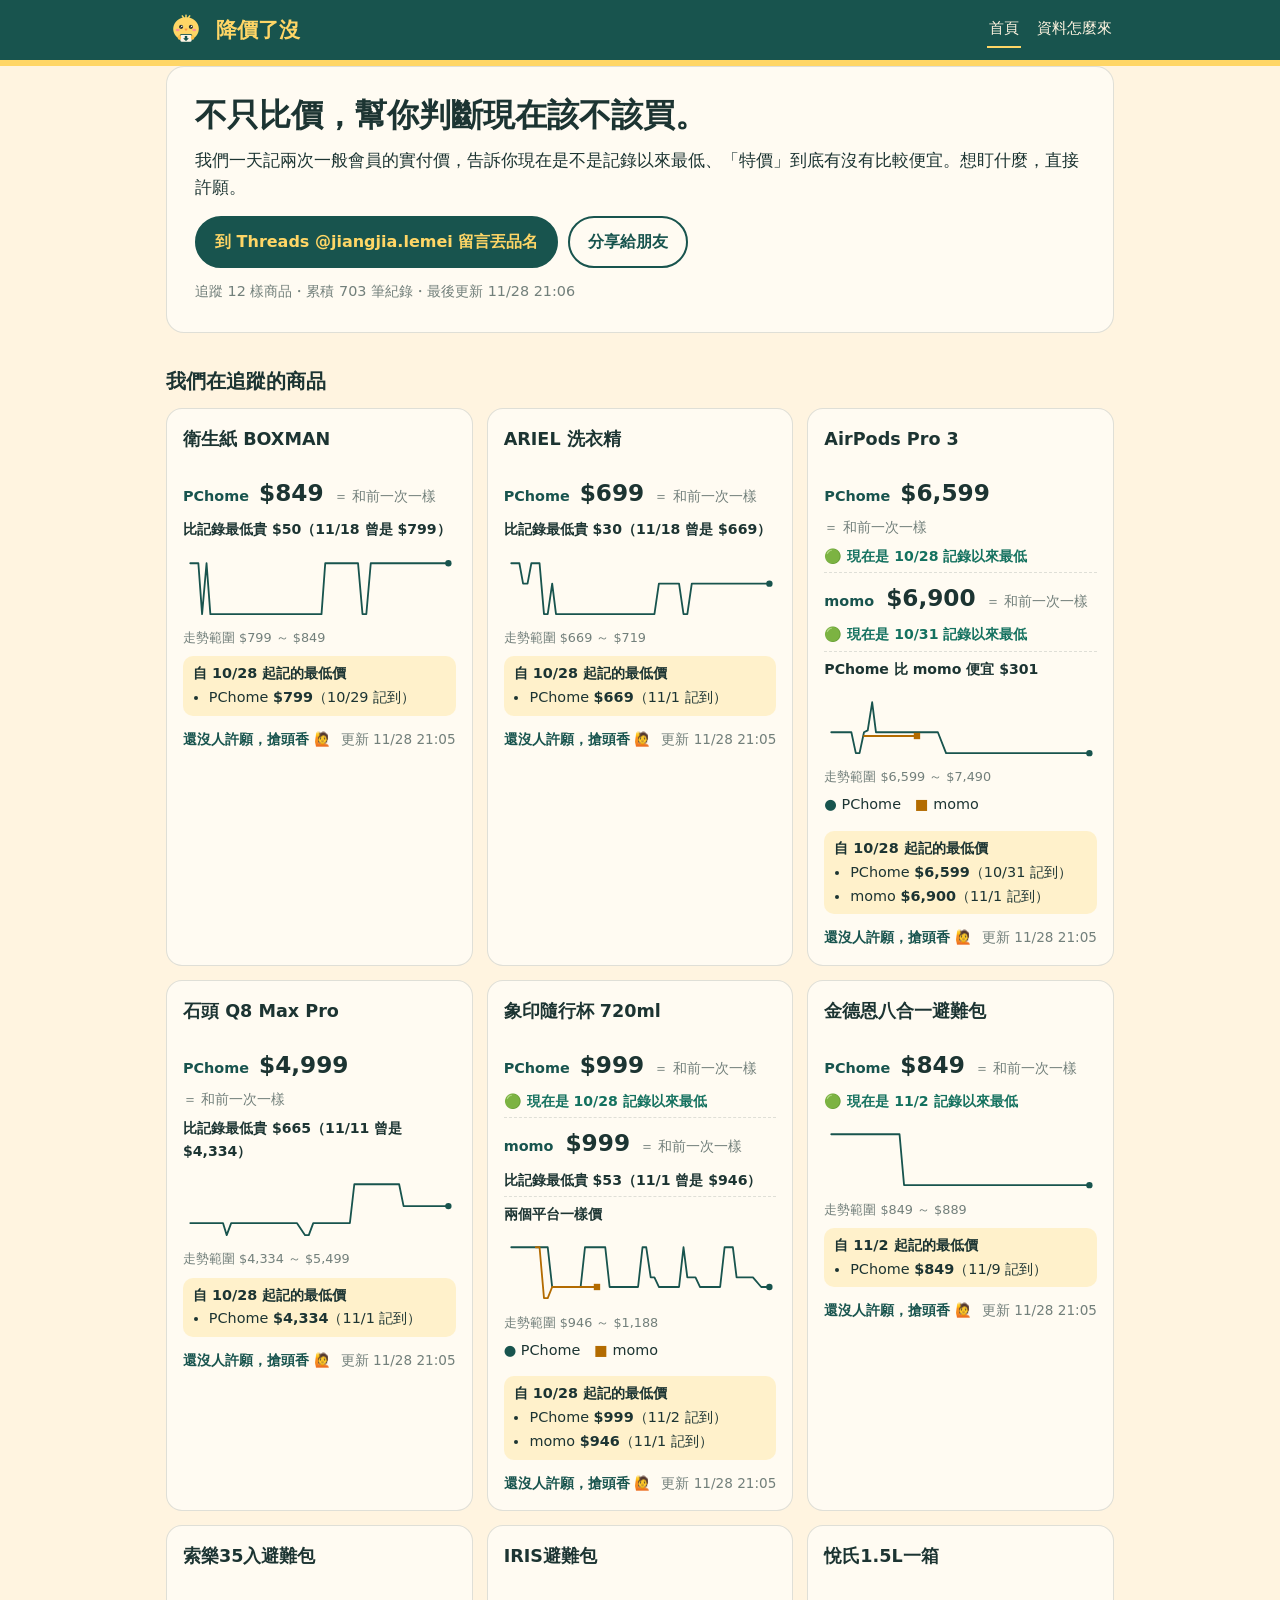
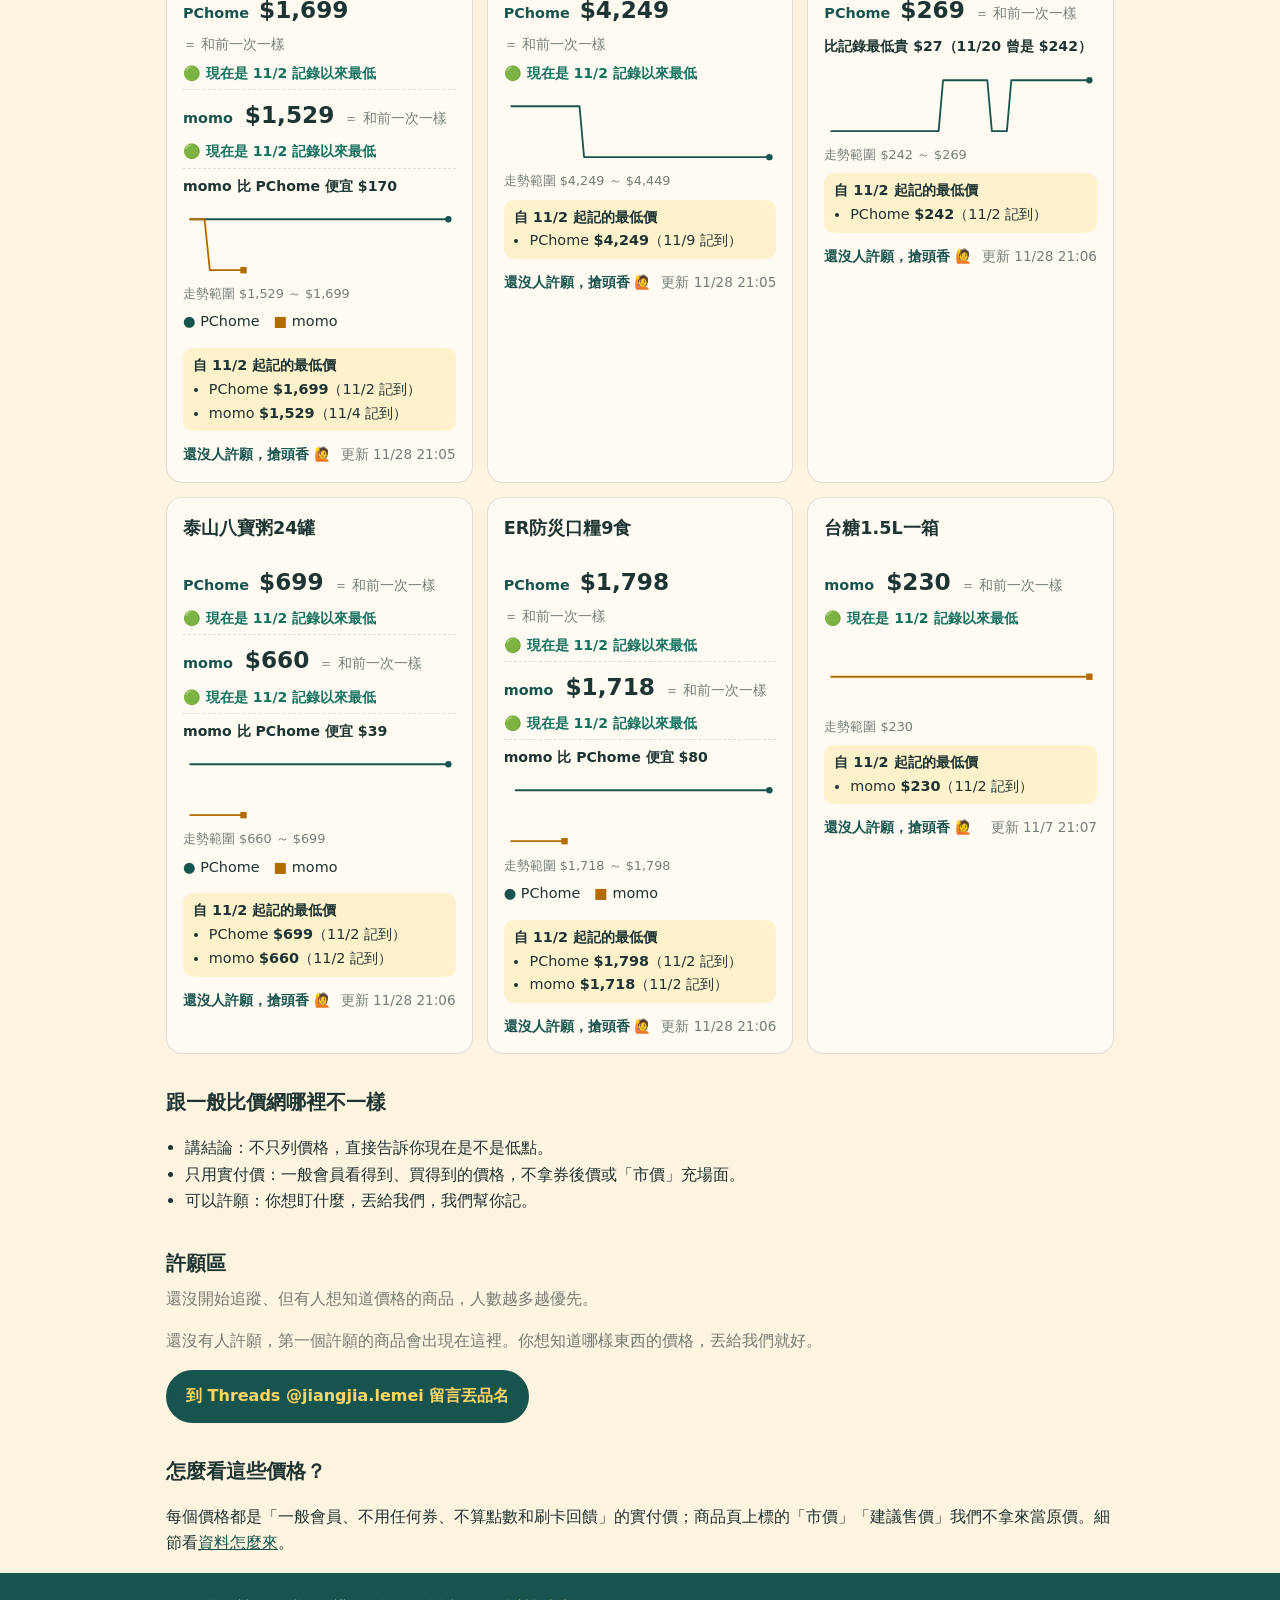
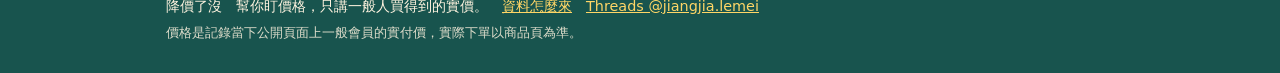
<file: index.html>
<!doctype html>
<html lang="zh-Hant"><head><meta charset="utf-8"><meta name="viewport" content="width=device-width,initial-scale=1"><title>降價了沒｜不只比價，幫你判斷現在該不該買。</title><meta name="description" content="不只比價，幫你判斷現在該不該買。我們一天記兩次一般會員的實付價，告訴你現在是不是記錄以來最低、「特價」到底有沒有比較便宜。想盯什麼，直接許願。"><meta property="og:type" content="website"><meta property="og:locale" content="zh_TW"><meta property="og:site_name" content="降價了沒"><meta property="og:title" content="降價了沒｜不只比價，幫你判斷現在該不該買。"><meta property="og:description" content="不只比價，幫你判斷現在該不該買。我們一天記兩次一般會員的實付價，告訴你現在是不是記錄以來最低、「特價」到底有沒有比較便宜。想盯什麼，直接許願。"><meta property="og:image" content="https://jiangjia-lemei.github.io/assets/cute-2.png"><meta name="twitter:card" content="summary"><meta property="og:url" content="https://jiangjia-lemei.github.io/index.html"><link rel="canonical" href="https://jiangjia-lemei.github.io/index.html"><link rel="icon" href="assets/logo.png"><link rel="stylesheet" href="assets/style.css"></head><body><header class="top"><div class="wrap bar"><a class="brand" href="index.html"><img src="assets/logo.png" alt="" width="40" height="40"><span>降價了沒</span></a><nav><a href="index.html" aria-current="page">首頁</a><a href="about.html">資料怎麼來</a></nav></div></header><main class="wrap"><section class="hero"><h1>不只比價，幫你判斷現在該不該買。</h1><p class="lead">我們一天記兩次一般會員的實付價，告訴你現在是不是記錄以來最低、「特價」到底有沒有比較便宜。想盯什麼，直接許願。</p><div class="actions"><a class="btn primary" href="https://www.threads.com/@jiangjia.lemei" target="_blank" rel="noopener">到 Threads @jiangjia.lemei 留言丟品名</a><button type="button" class="btn ghost" data-share>分享給朋友</button></div><p class="stats">追蹤 12 樣商品・累積 703 筆紀錄・最後更新 11/28 21:06</p></section><section><h2>我們在追蹤的商品</h2><div class="grid"><article class="card"><h3><a href="p/tissue.html">衛生紙 BOXMAN</a></h3><div class="prices"><div class="prow"><span class="pname">PChome</span><span class="pprice">$849</span><span class="delta flat">＝ 和前一次一樣</span></div><p class="pjudge">比記錄最低貴 $50（11/18 曾是 $799）</p></div><a class="spark" href="p/tissue.html" aria-label="看 衛生紙 BOXMAN 的價格紀錄"><svg class="chart" viewBox="0 0 300 72" role="img" aria-label="衛生紙 BOXMAN 價格走勢圖" xmlns="http://www.w3.org/2000/svg"><polyline points="8.0,8.0 8.0,8.0 12.0,8.0 16.9,8.0 21.0,64.0 25.9,8.0 30.1,64.0 35.0,64.0 39.1,64.0 44.0,64.0 48.1,64.0 53.0,64.0 57.2,64.0 62.0,64.0 66.2,64.0 71.1,64.0 75.2,64.0 80.1,64.0 84.3,64.0 89.1,64.0 93.3,64.0 98.2,64.0 102.3,64.0 107.2,64.0 111.3,64.0 116.2,64.0 120.4,64.0 125.3,64.0 134.3,64.0 138.4,64.0 143.3,64.0 147.5,64.0 152.4,64.0 156.5,8.0 161.4,8.0 165.5,8.0 170.4,8.0 174.6,8.0 179.5,8.0 183.6,8.0 188.5,8.0 192.6,8.0 197.5,64.0 201.7,64.0 206.6,8.0 210.7,8.0 215.6,8.0 219.7,8.0 224.6,8.0 228.8,8.0 233.7,8.0 237.8,8.0 242.7,8.0 246.8,8.0 251.7,8.0 255.9,8.0 260.8,8.0 264.9,8.0 269.8,8.0 273.9,8.0 283.0,8.0 287.9,8.0 292.0,8.0" fill="none" stroke="#18544e" stroke-width="2" stroke-linejoin="round" stroke-linecap="round"/><circle cx="292.0" cy="8.0" r="3.5" fill="#18544e"/></svg></a><p class="range">走勢範圍 $799 ～ $849</p><div class="low"><p class="lowhead">自 10/28 起記的最低價</p><ul><li>PChome <b>$799</b>（10/29 記到）</li></ul></div><p class="meta"><span class="wishn">還沒人許願，搶頭香 🙋</span><span>更新 11/28 21:05</span></p></article><article class="card"><h3><a href="p/laundry.html">ARIEL 洗衣精</a></h3><div class="prices"><div class="prow"><span class="pname">PChome</span><span class="pprice">$699</span><span class="delta flat">＝ 和前一次一樣</span></div><p class="pjudge">比記錄最低貴 $30（11/18 曾是 $669）</p></div><a class="spark" href="p/laundry.html" aria-label="看 ARIEL 洗衣精 的價格紀錄"><svg class="chart" viewBox="0 0 300 72" role="img" aria-label="ARIEL 洗衣精 價格走勢圖" xmlns="http://www.w3.org/2000/svg"><polyline points="8.0,8.0 8.0,8.0 12.0,8.0 16.9,8.0 21.0,30.4 25.9,30.4 30.1,8.0 35.0,8.0 39.1,8.0 44.0,64.0 48.1,64.0 53.0,30.4 57.2,64.0 62.0,64.0 66.2,64.0 71.1,64.0 75.2,64.0 80.1,64.0 84.3,64.0 89.1,64.0 93.3,64.0 98.2,64.0 102.3,64.0 107.2,64.0 111.3,64.0 116.2,64.0 120.4,64.0 125.3,64.0 134.3,64.0 138.4,64.0 143.3,64.0 147.5,64.0 152.4,64.0 156.5,64.0 161.4,64.0 165.5,64.0 170.4,30.4 174.6,30.4 179.5,30.4 183.6,30.4 188.5,30.4 192.6,30.4 197.5,64.0 201.7,64.0 206.6,30.4 210.7,30.4 215.6,30.4 219.7,30.4 224.6,30.4 228.8,30.4 233.7,30.4 237.8,30.4 242.7,30.4 246.8,30.4 255.9,30.4 260.8,30.4 264.9,30.4 269.8,30.4 273.9,30.4 283.0,30.4 287.9,30.4 292.0,30.4" fill="none" stroke="#18544e" stroke-width="2" stroke-linejoin="round" stroke-linecap="round"/><circle cx="292.0" cy="30.4" r="3.5" fill="#18544e"/></svg></a><p class="range">走勢範圍 $669 ～ $719</p><div class="low"><p class="lowhead">自 10/28 起記的最低價</p><ul><li>PChome <b>$669</b>（11/1 記到）</li></ul></div><p class="meta"><span class="wishn">還沒人許願，搶頭香 🙋</span><span>更新 11/28 21:05</span></p></article><article class="card"><h3><a href="p/airpods.html">AirPods Pro 3</a></h3><div class="prices"><div class="prow"><span class="pname">PChome</span><span class="pprice">$6,599</span><span class="delta flat">＝ 和前一次一樣</span></div><p class="pjudge good">🟢 現在是 10/28 記錄以來最低</p><div class="prow"><span class="pname">momo</span><span class="pprice">$6,900</span><span class="delta flat">＝ 和前一次一樣</span></div><p class="pjudge good">🟢 現在是 10/31 記錄以來最低</p><p class="pjudge cmp">PChome 比 momo 便宜 $301</p></div><a class="spark" href="p/airpods.html" aria-label="看 AirPods Pro 3 的價格紀錄"><svg class="chart" viewBox="0 0 300 72" role="img" aria-label="AirPods Pro 3 價格走勢圖" xmlns="http://www.w3.org/2000/svg"><polyline points="8.0,41.0 8.0,41.0 12.0,41.0 16.9,41.0 21.0,41.0 25.9,41.0 30.1,41.0 35.0,64.0 39.1,64.0 44.0,41.0 48.1,38.9 53.0,8.0 57.2,41.0 62.0,41.0 66.2,41.0 71.1,41.0 75.2,41.0 80.1,41.0 84.3,41.0 89.1,41.0 93.3,41.0 98.2,41.0 102.3,41.0 107.2,41.0 111.3,41.0 116.2,41.0 120.4,41.0 125.3,41.0 134.3,64.0 138.4,64.0 143.3,64.0 147.5,64.0 152.4,64.0 156.5,64.0 161.4,64.0 165.5,64.0 170.4,64.0 174.6,64.0 179.5,64.0 183.6,64.0 188.5,64.0 192.6,64.0 197.5,64.0 201.7,64.0 206.6,64.0 210.7,64.0 215.6,64.0 219.7,64.0 224.6,64.0 228.8,64.0 233.7,64.0 237.8,64.0 242.7,64.0 246.8,64.0 255.9,64.0 260.8,64.0 264.9,64.0 269.8,64.0 273.9,64.0 283.0,64.0 287.9,64.0 292.0,64.0" fill="none" stroke="#18544e" stroke-width="2" stroke-linejoin="round" stroke-linecap="round"/><circle cx="292.0" cy="64.0" r="3.5" fill="#18544e"/><polyline points="44.0,45.1 48.1,45.1 53.0,45.1 57.2,45.1 62.1,45.1 66.2,45.1 71.1,45.1 75.2,45.1 80.1,45.1 84.3,45.1 89.2,45.1 93.3,45.1 98.2,45.1 102.3,45.1" fill="none" stroke="#b36b00" stroke-width="2" stroke-linejoin="round" stroke-linecap="round"/><rect x="98.8" y="41.6" width="7.0" height="7.0" fill="#b36b00"/></svg></a><p class="range">走勢範圍 $6,599 ～ $7,490</p><p class="legend"><span style="color:#18544e">●</span> PChome　<span style="color:#b36b00">■</span> momo</p><div class="low"><p class="lowhead">自 10/28 起記的最低價</p><ul><li>PChome <b>$6,599</b>（10/31 記到）</li><li>momo <b>$6,900</b>（11/1 記到）</li></ul></div><p class="meta"><span class="wishn">還沒人許願，搶頭香 🙋</span><span>更新 11/28 21:05</span></p></article><article class="card"><h3><a href="p/robovac.html">石頭 Q8 Max Pro</a></h3><div class="prices"><div class="prow"><span class="pname">PChome</span><span class="pprice">$4,999</span><span class="delta flat">＝ 和前一次一樣</span></div><p class="pjudge">比記錄最低貴 $665（11/11 曾是 $4,334）</p></div><a class="spark" href="p/robovac.html" aria-label="看 石頭 Q8 Max Pro 的價格紀錄"><svg class="chart" viewBox="0 0 300 72" role="img" aria-label="石頭 Q8 Max Pro 價格走勢圖" xmlns="http://www.w3.org/2000/svg"><polyline points="8.0,50.7 8.0,50.7 12.0,50.7 16.9,50.7 21.0,50.7 25.9,50.7 30.1,50.7 35.0,50.7 39.1,50.7 44.0,50.7 48.1,64.0 53.0,50.7 57.2,50.7 62.0,50.7 66.2,50.7 71.1,50.7 75.2,50.7 80.1,50.7 84.3,50.7 89.1,50.7 93.3,50.7 98.2,50.7 102.3,50.7 107.2,50.7 111.4,50.7 116.2,50.7 120.4,50.7 125.3,50.7 134.3,64.0 138.4,64.0 143.3,50.7 147.5,50.7 152.4,50.7 156.5,50.7 161.4,50.7 165.5,50.7 170.4,50.7 174.6,50.7 179.5,50.7 183.6,50.7 188.5,8.0 192.6,8.0 197.5,8.0 201.7,8.0 206.6,8.0 210.7,8.0 215.6,8.0 219.7,8.0 224.6,8.0 228.8,8.0 233.7,8.0 237.8,8.0 242.7,32.0 246.8,32.0 251.8,32.0 255.9,32.0 260.8,32.0 264.9,32.0 269.8,32.0 273.9,32.0 283.0,32.0 287.9,32.0 292.0,32.0" fill="none" stroke="#18544e" stroke-width="2" stroke-linejoin="round" stroke-linecap="round"/><circle cx="292.0" cy="32.0" r="3.5" fill="#18544e"/></svg></a><p class="range">走勢範圍 $4,334 ～ $5,499</p><div class="low"><p class="lowhead">自 10/28 起記的最低價</p><ul><li>PChome <b>$4,334</b>（11/1 記到）</li></ul></div><p class="meta"><span class="wishn">還沒人許願，搶頭香 🙋</span><span>更新 11/28 21:05</span></p></article><article class="card"><h3><a href="p/thermos.html">象印隨行杯 720ml</a></h3><div class="prices"><div class="prow"><span class="pname">PChome</span><span class="pprice">$999</span><span class="delta flat">＝ 和前一次一樣</span></div><p class="pjudge good">🟢 現在是 10/28 記錄以來最低</p><div class="prow"><span class="pname">momo</span><span class="pprice">$999</span><span class="delta flat">＝ 和前一次一樣</span></div><p class="pjudge">比記錄最低貴 $53（11/1 曾是 $946）</p><p class="pjudge cmp">兩個平台一樣價</p></div><a class="spark" href="p/thermos.html" aria-label="看 象印隨行杯 720ml 的價格紀錄"><svg class="chart" viewBox="0 0 300 72" role="img" aria-label="象印隨行杯 720ml 價格走勢圖" xmlns="http://www.w3.org/2000/svg"><polyline points="8.0,8.0 8.0,8.0 12.0,8.0 16.9,8.0 21.0,8.0 25.9,8.0 30.1,8.0 35.0,8.0 39.1,8.0 44.0,8.0 48.1,8.0 53.0,51.7 57.2,51.7 62.0,51.7 66.2,51.7 71.1,51.7 75.2,51.7 80.1,51.7 84.3,51.7 89.1,8.0 93.3,8.0 98.2,8.0 102.3,8.0 107.2,8.0 111.4,8.0 116.2,51.7 120.4,51.7 125.3,51.7 134.3,51.7 138.4,51.7 143.3,51.7 147.5,51.7 152.4,8.0 156.5,8.0 161.4,41.1 165.5,41.1 170.4,51.7 174.6,51.7 179.5,51.7 183.6,51.7 188.5,51.7 192.6,51.7 197.5,8.0 201.7,41.1 206.6,41.1 210.7,41.1 215.6,51.7 219.7,51.7 224.6,51.7 228.8,51.7 233.7,51.7 237.8,51.7 242.7,8.0 246.8,8.0 251.8,8.0 255.9,41.1 260.8,41.1 264.9,41.1 269.8,41.1 273.9,41.1 283.0,51.7 287.9,51.7 292.0,51.7" fill="none" stroke="#18544e" stroke-width="2" stroke-linejoin="round" stroke-linecap="round"/><circle cx="292.0" cy="51.7" r="3.5" fill="#18544e"/><polyline points="35.0,8.0 39.1,8.0 44.0,64.0 48.1,64.0 53.0,51.7 57.2,51.7 62.0,51.7 66.2,51.7 71.1,51.7 75.2,51.7 80.1,51.7 84.3,51.7 89.1,51.7 93.3,51.7 98.2,51.7 102.3,51.7" fill="none" stroke="#b36b00" stroke-width="2" stroke-linejoin="round" stroke-linecap="round"/><rect x="98.8" y="48.2" width="7.0" height="7.0" fill="#b36b00"/></svg></a><p class="range">走勢範圍 $946 ～ $1,188</p><p class="legend"><span style="color:#18544e">●</span> PChome　<span style="color:#b36b00">■</span> momo</p><div class="low"><p class="lowhead">自 10/28 起記的最低價</p><ul><li>PChome <b>$999</b>（11/2 記到）</li><li>momo <b>$946</b>（11/1 記到）</li></ul></div><p class="meta"><span class="wishn">還沒人許願，搶頭香 🙋</span><span>更新 11/28 21:05</span></p></article><article class="card"><h3><a href="p/bag_kde8.html">金德恩八合一避難包</a></h3><div class="prices"><div class="prow"><span class="pname">PChome</span><span class="pprice">$849</span><span class="delta flat">＝ 和前一次一樣</span></div><p class="pjudge good">🟢 現在是 11/2 記錄以來最低</p></div><a class="spark" href="p/bag_kde8.html" aria-label="看 金德恩八合一避難包 的價格紀錄"><svg class="chart" viewBox="0 0 300 72" role="img" aria-label="金德恩八合一避難包 價格走勢圖" xmlns="http://www.w3.org/2000/svg"><polyline points="8.0,8.0 12.9,8.0 18.7,8.0 23.7,8.0 29.5,8.0 34.4,8.0 40.2,8.0 45.1,8.0 50.9,8.0 55.9,8.0 61.7,8.0 66.6,8.0 72.4,8.0 77.3,8.0 83.1,8.0 88.1,64.0 93.9,64.0 104.6,64.0 109.5,64.0 115.3,64.0 120.3,64.0 126.1,64.0 131.0,64.0 136.8,64.0 141.7,64.0 147.5,64.0 152.5,64.0 158.3,64.0 163.2,64.0 169.0,64.0 173.9,64.0 179.7,64.0 184.7,64.0 190.5,64.0 195.4,64.0 201.2,64.0 206.1,64.0 211.9,64.0 216.9,64.0 222.7,64.0 227.6,64.0 233.4,64.0 238.3,64.0 244.2,64.0 249.1,64.0 254.9,64.0 259.8,64.0 265.6,64.0 270.5,64.0 281.3,64.0 287.1,64.0 292.0,64.0" fill="none" stroke="#18544e" stroke-width="2" stroke-linejoin="round" stroke-linecap="round"/><circle cx="292.0" cy="64.0" r="3.5" fill="#18544e"/></svg></a><p class="range">走勢範圍 $849 ～ $889</p><div class="low"><p class="lowhead">自 11/2 起記的最低價</p><ul><li>PChome <b>$849</b>（11/9 記到）</li></ul></div><p class="meta"><span class="wishn">還沒人許願，搶頭香 🙋</span><span>更新 11/28 21:05</span></p></article><article class="card"><h3><a href="p/bag_solar35.html">索樂35入避難包</a></h3><div class="prices"><div class="prow"><span class="pname">PChome</span><span class="pprice">$1,699</span><span class="delta flat">＝ 和前一次一樣</span></div><p class="pjudge good">🟢 現在是 11/2 記錄以來最低</p><div class="prow"><span class="pname">momo</span><span class="pprice">$1,529</span><span class="delta flat">＝ 和前一次一樣</span></div><p class="pjudge good">🟢 現在是 11/2 記錄以來最低</p><p class="pjudge cmp">momo 比 PChome 便宜 $170</p></div><a class="spark" href="p/bag_solar35.html" aria-label="看 索樂35入避難包 的價格紀錄"><svg class="chart" viewBox="0 0 300 72" role="img" aria-label="索樂35入避難包 價格走勢圖" xmlns="http://www.w3.org/2000/svg"><polyline points="8.0,8.0 12.9,8.0 18.7,8.0 55.9,8.0 61.7,8.0 66.6,8.0 72.4,8.0 77.3,8.0 83.1,8.0 88.1,8.0 93.9,8.0 104.6,8.0 109.5,8.0 115.3,8.0 120.3,8.0 126.1,8.0 131.0,8.0 136.8,8.0 141.7,8.0 147.5,8.0 152.5,8.0 158.3,8.0 163.2,8.0 169.0,8.0 173.9,8.0 179.7,8.0 184.7,8.0 190.5,8.0 195.4,8.0 201.2,8.0 206.1,8.0 211.9,8.0 216.9,8.0 222.7,8.0 227.6,8.0 233.4,8.0 238.3,8.0 244.2,8.0 249.1,8.0 254.9,8.0 259.8,8.0 265.6,8.0 270.5,8.0 281.3,8.0 287.1,8.0 292.0,8.0" fill="none" stroke="#18544e" stroke-width="2" stroke-linejoin="round" stroke-linecap="round"/><circle cx="292.0" cy="8.0" r="3.5" fill="#18544e"/><polyline points="8.0,8.0 12.9,8.0 18.7,8.0 23.7,8.0 29.5,64.0 34.4,64.0 40.2,64.0 45.1,64.0 50.9,64.0 55.9,64.0 61.7,64.0 66.6,64.0" fill="none" stroke="#b36b00" stroke-width="2" stroke-linejoin="round" stroke-linecap="round"/><rect x="63.1" y="60.5" width="7.0" height="7.0" fill="#b36b00"/></svg></a><p class="range">走勢範圍 $1,529 ～ $1,699</p><p class="legend"><span style="color:#18544e">●</span> PChome　<span style="color:#b36b00">■</span> momo</p><div class="low"><p class="lowhead">自 11/2 起記的最低價</p><ul><li>PChome <b>$1,699</b>（11/2 記到）</li><li>momo <b>$1,529</b>（11/4 記到）</li></ul></div><p class="meta"><span class="wishn">還沒人許願，搶頭香 🙋</span><span>更新 11/28 21:05</span></p></article><article class="card"><h3><a href="p/bag_iris.html">IRIS避難包</a></h3><div class="prices"><div class="prow"><span class="pname">PChome</span><span class="pprice">$4,249</span><span class="delta flat">＝ 和前一次一樣</span></div><p class="pjudge good">🟢 現在是 11/2 記錄以來最低</p></div><a class="spark" href="p/bag_iris.html" aria-label="看 IRIS避難包 的價格紀錄"><svg class="chart" viewBox="0 0 300 72" role="img" aria-label="IRIS避難包 價格走勢圖" xmlns="http://www.w3.org/2000/svg"><polyline points="8.0,8.0 12.9,8.0 18.7,8.0 23.7,8.0 29.5,8.0 34.4,8.0 40.2,8.0 45.1,8.0 50.9,8.0 55.9,8.0 61.7,8.0 66.6,8.0 72.4,8.0 77.3,8.0 83.1,8.0 88.1,64.0 93.9,64.0 104.6,64.0 109.5,64.0 115.3,64.0 120.3,64.0 126.1,64.0 131.0,64.0 136.8,64.0 141.7,64.0 147.5,64.0 152.5,64.0 158.3,64.0 163.2,64.0 169.0,64.0 173.9,64.0 179.7,64.0 184.7,64.0 190.5,64.0 195.4,64.0 201.2,64.0 206.1,64.0 211.9,64.0 216.9,64.0 222.7,64.0 227.6,64.0 233.4,64.0 238.3,64.0 244.2,64.0 249.1,64.0 254.9,64.0 259.8,64.0 265.6,64.0 270.5,64.0 281.3,64.0 287.1,64.0 292.0,64.0" fill="none" stroke="#18544e" stroke-width="2" stroke-linejoin="round" stroke-linecap="round"/><circle cx="292.0" cy="64.0" r="3.5" fill="#18544e"/></svg></a><p class="range">走勢範圍 $4,249 ～ $4,449</p><div class="low"><p class="lowhead">自 11/2 起記的最低價</p><ul><li>PChome <b>$4,249</b>（11/9 記到）</li></ul></div><p class="meta"><span class="wishn">還沒人許願，搶頭香 🙋</span><span>更新 11/28 21:05</span></p></article><article class="card"><h3><a href="p/water_yes15.html">悅氏1.5L一箱</a></h3><div class="prices"><div class="prow"><span class="pname">PChome</span><span class="pprice">$269</span><span class="delta flat">＝ 和前一次一樣</span></div><p class="pjudge">比記錄最低貴 $27（11/20 曾是 $242）</p></div><a class="spark" href="p/water_yes15.html" aria-label="看 悅氏1.5L一箱 的價格紀錄"><svg class="chart" viewBox="0 0 300 72" role="img" aria-label="悅氏1.5L一箱 價格走勢圖" xmlns="http://www.w3.org/2000/svg"><polyline points="8.0,64.0 12.9,64.0 18.7,64.0 23.7,64.0 29.5,64.0 34.4,64.0 40.2,64.0 45.1,64.0 50.9,64.0 55.9,64.0 61.7,64.0 66.6,64.0 72.4,64.0 77.3,64.0 83.1,64.0 88.1,64.0 93.9,64.0 104.6,64.0 109.5,64.0 115.3,64.0 120.3,64.0 126.1,64.0 131.0,8.0 136.8,8.0 141.7,8.0 147.5,8.0 152.5,8.0 158.3,8.0 163.2,8.0 169.0,8.0 173.9,8.0 179.7,8.0 184.7,64.0 190.5,64.0 195.4,64.0 201.2,64.0 206.1,8.0 211.9,8.0 216.9,8.0 222.7,8.0 227.6,8.0 233.4,8.0 238.3,8.0 244.2,8.0 249.1,8.0 254.9,8.0 259.8,8.0 265.6,8.0 270.5,8.0 281.3,8.0 287.1,8.0 292.0,8.0" fill="none" stroke="#18544e" stroke-width="2" stroke-linejoin="round" stroke-linecap="round"/><circle cx="292.0" cy="8.0" r="3.5" fill="#18544e"/></svg></a><p class="range">走勢範圍 $242 ～ $269</p><div class="low"><p class="lowhead">自 11/2 起記的最低價</p><ul><li>PChome <b>$242</b>（11/2 記到）</li></ul></div><p class="meta"><span class="wishn">還沒人許願，搶頭香 🙋</span><span>更新 11/28 21:06</span></p></article><article class="card"><h3><a href="p/porridge_ts24.html">泰山八寶粥24罐</a></h3><div class="prices"><div class="prow"><span class="pname">PChome</span><span class="pprice">$699</span><span class="delta flat">＝ 和前一次一樣</span></div><p class="pjudge good">🟢 現在是 11/2 記錄以來最低</p><div class="prow"><span class="pname">momo</span><span class="pprice">$660</span><span class="delta flat">＝ 和前一次一樣</span></div><p class="pjudge good">🟢 現在是 11/2 記錄以來最低</p><p class="pjudge cmp">momo 比 PChome 便宜 $39</p></div><a class="spark" href="p/porridge_ts24.html" aria-label="看 泰山八寶粥24罐 的價格紀錄"><svg class="chart" viewBox="0 0 300 72" role="img" aria-label="泰山八寶粥24罐 價格走勢圖" xmlns="http://www.w3.org/2000/svg"><polyline points="8.0,8.0 12.9,8.0 18.7,8.0 23.7,8.0 29.5,8.0 34.4,8.0 40.2,8.0 45.1,8.0 50.9,8.0 55.9,8.0 61.7,8.0 66.6,8.0 72.4,8.0 77.3,8.0 83.1,8.0 88.1,8.0 93.9,8.0 104.6,8.0 109.5,8.0 115.3,8.0 120.3,8.0 126.1,8.0 131.0,8.0 136.8,8.0 141.7,8.0 147.5,8.0 152.5,8.0 158.3,8.0 163.2,8.0 169.0,8.0 173.9,8.0 179.7,8.0 184.7,8.0 190.5,8.0 195.4,8.0 201.2,8.0 206.1,8.0 211.9,8.0 216.9,8.0 222.7,8.0 227.6,8.0 233.4,8.0 292.0,8.0" fill="none" stroke="#18544e" stroke-width="2" stroke-linejoin="round" stroke-linecap="round"/><circle cx="292.0" cy="8.0" r="3.5" fill="#18544e"/><polyline points="8.0,64.0 12.9,64.0 18.7,64.0 23.7,64.0 29.5,64.0 40.2,64.0 45.1,64.0 50.9,64.0 55.9,64.0 61.7,64.0 66.6,64.0" fill="none" stroke="#b36b00" stroke-width="2" stroke-linejoin="round" stroke-linecap="round"/><rect x="63.1" y="60.5" width="7.0" height="7.0" fill="#b36b00"/></svg></a><p class="range">走勢範圍 $660 ～ $699</p><p class="legend"><span style="color:#18544e">●</span> PChome　<span style="color:#b36b00">■</span> momo</p><div class="low"><p class="lowhead">自 11/2 起記的最低價</p><ul><li>PChome <b>$699</b>（11/2 記到）</li><li>momo <b>$660</b>（11/2 記到）</li></ul></div><p class="meta"><span class="wishn">還沒人許願，搶頭香 🙋</span><span>更新 11/28 21:06</span></p></article><article class="card"><h3><a href="p/ration_er9.html">ER防災口糧9食</a></h3><div class="prices"><div class="prow"><span class="pname">PChome</span><span class="pprice">$1,798</span><span class="delta flat">＝ 和前一次一樣</span></div><p class="pjudge good">🟢 現在是 11/2 記錄以來最低</p><div class="prow"><span class="pname">momo</span><span class="pprice">$1,718</span><span class="delta flat">＝ 和前一次一樣</span></div><p class="pjudge good">🟢 現在是 11/2 記錄以來最低</p><p class="pjudge cmp">momo 比 PChome 便宜 $80</p></div><a class="spark" href="p/ration_er9.html" aria-label="看 ER防災口糧9食 的價格紀錄"><svg class="chart" viewBox="0 0 300 72" role="img" aria-label="ER防災口糧9食 價格走勢圖" xmlns="http://www.w3.org/2000/svg"><polyline points="12.9,8.0 18.7,8.0 23.6,8.0 29.5,8.0 34.4,8.0 40.2,8.0 45.1,8.0 50.9,8.0 55.9,8.0 61.7,8.0 66.6,8.0 72.4,8.0 77.3,8.0 83.1,8.0 88.1,8.0 93.9,8.0 104.6,8.0 109.5,8.0 115.3,8.0 120.3,8.0 126.1,8.0 131.0,8.0 136.8,8.0 141.7,8.0 147.5,8.0 152.5,8.0 158.3,8.0 163.2,8.0 169.0,8.0 173.9,8.0 179.7,8.0 184.7,8.0 190.5,8.0 195.4,8.0 201.2,8.0 206.1,8.0 211.9,8.0 216.9,8.0 222.7,8.0 227.6,8.0 233.4,8.0 238.3,8.0 244.2,8.0 249.1,8.0 254.9,8.0 259.8,8.0 265.6,8.0 270.5,8.0 281.3,8.0 287.1,8.0 292.0,8.0" fill="none" stroke="#18544e" stroke-width="2" stroke-linejoin="round" stroke-linecap="round"/><circle cx="292.0" cy="8.0" r="3.5" fill="#18544e"/><polyline points="8.0,64.0 12.9,64.0 18.7,64.0 23.7,64.0 29.5,64.0 34.4,64.0 40.2,64.0 45.1,64.0 50.9,64.0 55.9,64.0 61.7,64.0 66.6,64.0" fill="none" stroke="#b36b00" stroke-width="2" stroke-linejoin="round" stroke-linecap="round"/><rect x="63.1" y="60.5" width="7.0" height="7.0" fill="#b36b00"/></svg></a><p class="range">走勢範圍 $1,718 ～ $1,798</p><p class="legend"><span style="color:#18544e">●</span> PChome　<span style="color:#b36b00">■</span> momo</p><div class="low"><p class="lowhead">自 11/2 起記的最低價</p><ul><li>PChome <b>$1,798</b>（11/2 記到）</li><li>momo <b>$1,718</b>（11/2 記到）</li></ul></div><p class="meta"><span class="wishn">還沒人許願，搶頭香 🙋</span><span>更新 11/28 21:06</span></p></article><article class="card"><h3><a href="p/water_tsg15.html">台糖1.5L一箱</a></h3><div class="prices"><div class="prow"><span class="pname">momo</span><span class="pprice">$230</span><span class="delta flat">＝ 和前一次一樣</span></div><p class="pjudge good">🟢 現在是 11/2 記錄以來最低</p></div><a class="spark" href="p/water_tsg15.html" aria-label="看 台糖1.5L一箱 的價格紀錄"><svg class="chart" viewBox="0 0 300 72" role="img" aria-label="台糖1.5L一箱 價格走勢圖" xmlns="http://www.w3.org/2000/svg"><polyline points="8.0,36.0 31.8,36.0 83.9,36.0 112.1,36.0 135.9,36.0 164.1,36.0 187.9,36.0 216.1,36.0 239.9,36.0 268.1,36.0 292.0,36.0" fill="none" stroke="#b36b00" stroke-width="2" stroke-linejoin="round" stroke-linecap="round"/><rect x="288.5" y="32.5" width="7.0" height="7.0" fill="#b36b00"/></svg></a><p class="range">走勢範圍 $230</p><div class="low"><p class="lowhead">自 11/2 起記的最低價</p><ul><li>momo <b>$230</b>（11/2 記到）</li></ul></div><p class="meta"><span class="wishn">還沒人許願，搶頭香 🙋</span><span>更新 11/7 21:07</span></p></article></div></section><section class="diff"><h2>跟一般比價網哪裡不一樣</h2><ul class="plain"><li>講結論：不只列價格，直接告訴你現在是不是低點。</li><li>只用實付價：一般會員看得到、買得到的價格，不拿券後價或「市價」充場面。</li><li>可以許願：你想盯什麼，丟給我們，我們幫你記。</li></ul></section><section id="wish"><h2>許願區</h2><p class="sub">還沒開始追蹤、但有人想知道價格的商品，人數越多越優先。</p><p class="empty">還沒有人許願，第一個許願的商品會出現在這裡。你想知道哪樣東西的價格，丟給我們就好。</p><div class="actions"><a class="btn primary" href="https://www.threads.com/@jiangjia.lemei" target="_blank" rel="noopener">到 Threads @jiangjia.lemei 留言丟品名</a></div></section><section class="howto"><h2>怎麼看這些價格？</h2><p>每個價格都是「一般會員、不用任何券、不算點數和刷卡回饋」的實付價；商品頁上標的「市價」「建議售價」我們不拿來當原價。細節看<a href="about.html">資料怎麼來</a>。</p></section></main><footer><div class="wrap"><p>降價了沒　幫你盯價格，只講一般人買得到的實價。　<a href="about.html">資料怎麼來</a>　<a href="https://www.threads.com/@jiangjia.lemei" target="_blank" rel="noopener">Threads @jiangjia.lemei</a></p><p class="small">價格是記錄當下公開頁面上一般會員的實付價，實際下單以商品頁為準。</p></div></footer><script src="assets/app.js"></script></body></html>
</file>
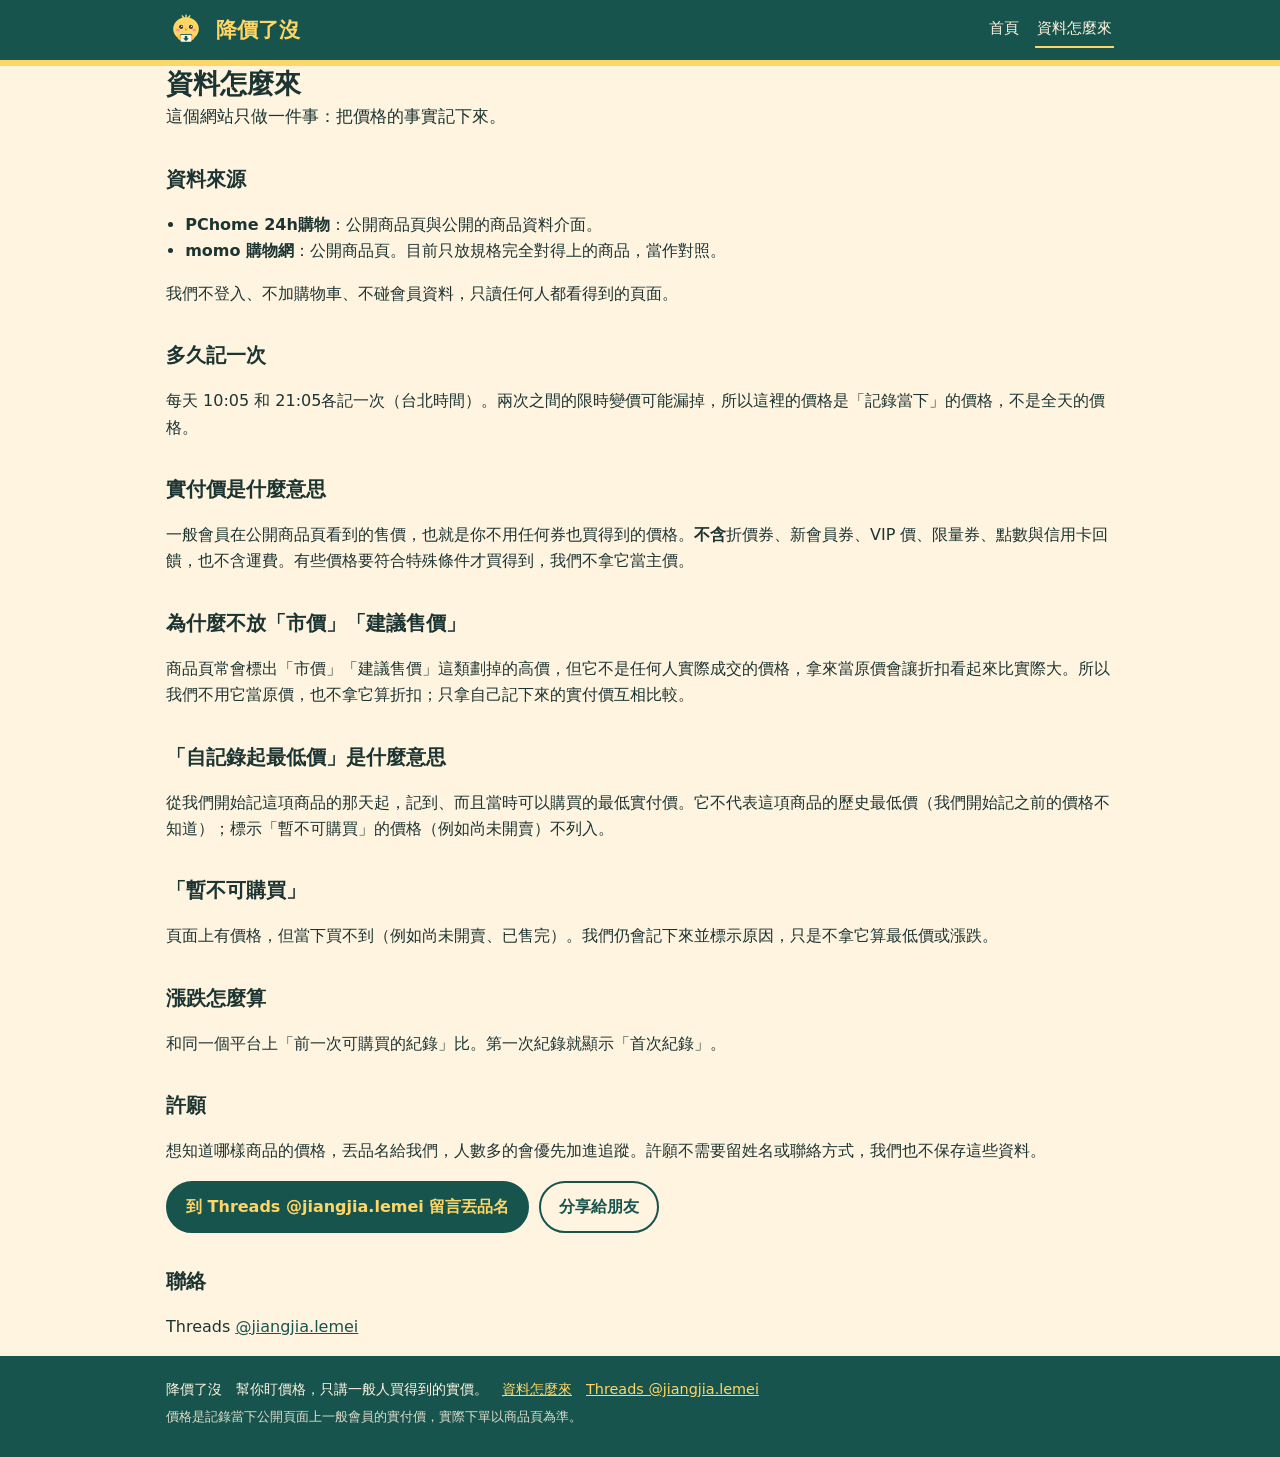
<file: about.html>
<!doctype html>
<html lang="zh-Hant"><head><meta charset="utf-8"><meta name="viewport" content="width=device-width,initial-scale=1"><title>資料怎麼來｜降價了沒</title><meta name="description" content="降價了沒 的資料來源、實付價的定義、為什麼不用市價當原價，以及「自記錄起最低價」的意思。"><meta property="og:type" content="website"><meta property="og:locale" content="zh_TW"><meta property="og:site_name" content="降價了沒"><meta property="og:title" content="資料怎麼來｜降價了沒"><meta property="og:description" content="降價了沒 的資料來源、實付價的定義、為什麼不用市價當原價，以及「自記錄起最低價」的意思。"><meta property="og:image" content="https://jiangjia-lemei.github.io/assets/cute-2.png"><meta name="twitter:card" content="summary"><meta property="og:url" content="https://jiangjia-lemei.github.io/about.html"><link rel="canonical" href="https://jiangjia-lemei.github.io/about.html"><link rel="icon" href="assets/logo.png"><link rel="stylesheet" href="assets/style.css"></head><body><header class="top"><div class="wrap bar"><a class="brand" href="index.html"><img src="assets/logo.png" alt="" width="40" height="40"><span>降價了沒</span></a><nav><a href="index.html">首頁</a><a href="about.html" aria-current="page">資料怎麼來</a></nav></div></header><main class="wrap"><section><h1 class="ptitle">資料怎麼來</h1><p class="lead">這個網站只做一件事：把價格的事實記下來。</p><h2>資料來源</h2><ul class="plain"><li><b>PChome 24h購物</b>：公開商品頁與公開的商品資料介面。</li><li><b>momo 購物網</b>：公開商品頁。目前只放規格完全對得上的商品，當作對照。</li></ul><p>我們不登入、不加購物車、不碰會員資料，只讀任何人都看得到的頁面。</p><h2>多久記一次</h2><p>每天 10:05 和 21:05各記一次（台北時間）。兩次之間的限時變價可能漏掉，所以這裡的價格是「記錄當下」的價格，不是全天的價格。</p><h2>實付價是什麼意思</h2><p>一般會員在公開商品頁看到的售價，也就是你不用任何券也買得到的價格。<b>不含</b>折價券、新會員券、VIP 價、限量券、點數與信用卡回饋，也不含運費。有些價格要符合特殊條件才買得到，我們不拿它當主價。</p><h2>為什麼不放「市價」「建議售價」</h2><p>商品頁常會標出「市價」「建議售價」這類劃掉的高價，但它不是任何人實際成交的價格，拿來當原價會讓折扣看起來比實際大。所以我們不用它當原價，也不拿它算折扣；只拿自己記下來的實付價互相比較。</p><h2>「自記錄起最低價」是什麼意思</h2><p>從我們開始記這項商品的那天起，記到、而且當時可以購買的最低實付價。它不代表這項商品的歷史最低價（我們開始記之前的價格不知道）；標示「暫不可購買」的價格（例如尚未開賣）不列入。</p><h2>「暫不可購買」</h2><p>頁面上有價格，但當下買不到（例如尚未開賣、已售完）。我們仍會記下來並標示原因，只是不拿它算最低價或漲跌。</p><h2>漲跌怎麼算</h2><p>和同一個平台上「前一次可購買的紀錄」比。第一次紀錄就顯示「首次紀錄」。</p><h2>許願</h2><p>想知道哪樣商品的價格，丟品名給我們，人數多的會優先加進追蹤。許願不需要留姓名或聯絡方式，我們也不保存這些資料。</p><div class="actions"><a class="btn primary" href="https://www.threads.com/@jiangjia.lemei" target="_blank" rel="noopener">到 Threads @jiangjia.lemei 留言丟品名</a><button type="button" class="btn ghost" data-share>分享給朋友</button></div><h2>聯絡</h2><p>Threads <a href="https://www.threads.com/@jiangjia.lemei" target="_blank" rel="noopener">@jiangjia.lemei</a></p></section></main><footer><div class="wrap"><p>降價了沒　幫你盯價格，只講一般人買得到的實價。　<a href="about.html">資料怎麼來</a>　<a href="https://www.threads.com/@jiangjia.lemei" target="_blank" rel="noopener">Threads @jiangjia.lemei</a></p><p class="small">價格是記錄當下公開頁面上一般會員的實付價，實際下單以商品頁為準。</p></div></footer><script src="assets/app.js"></script></body></html>
</file>
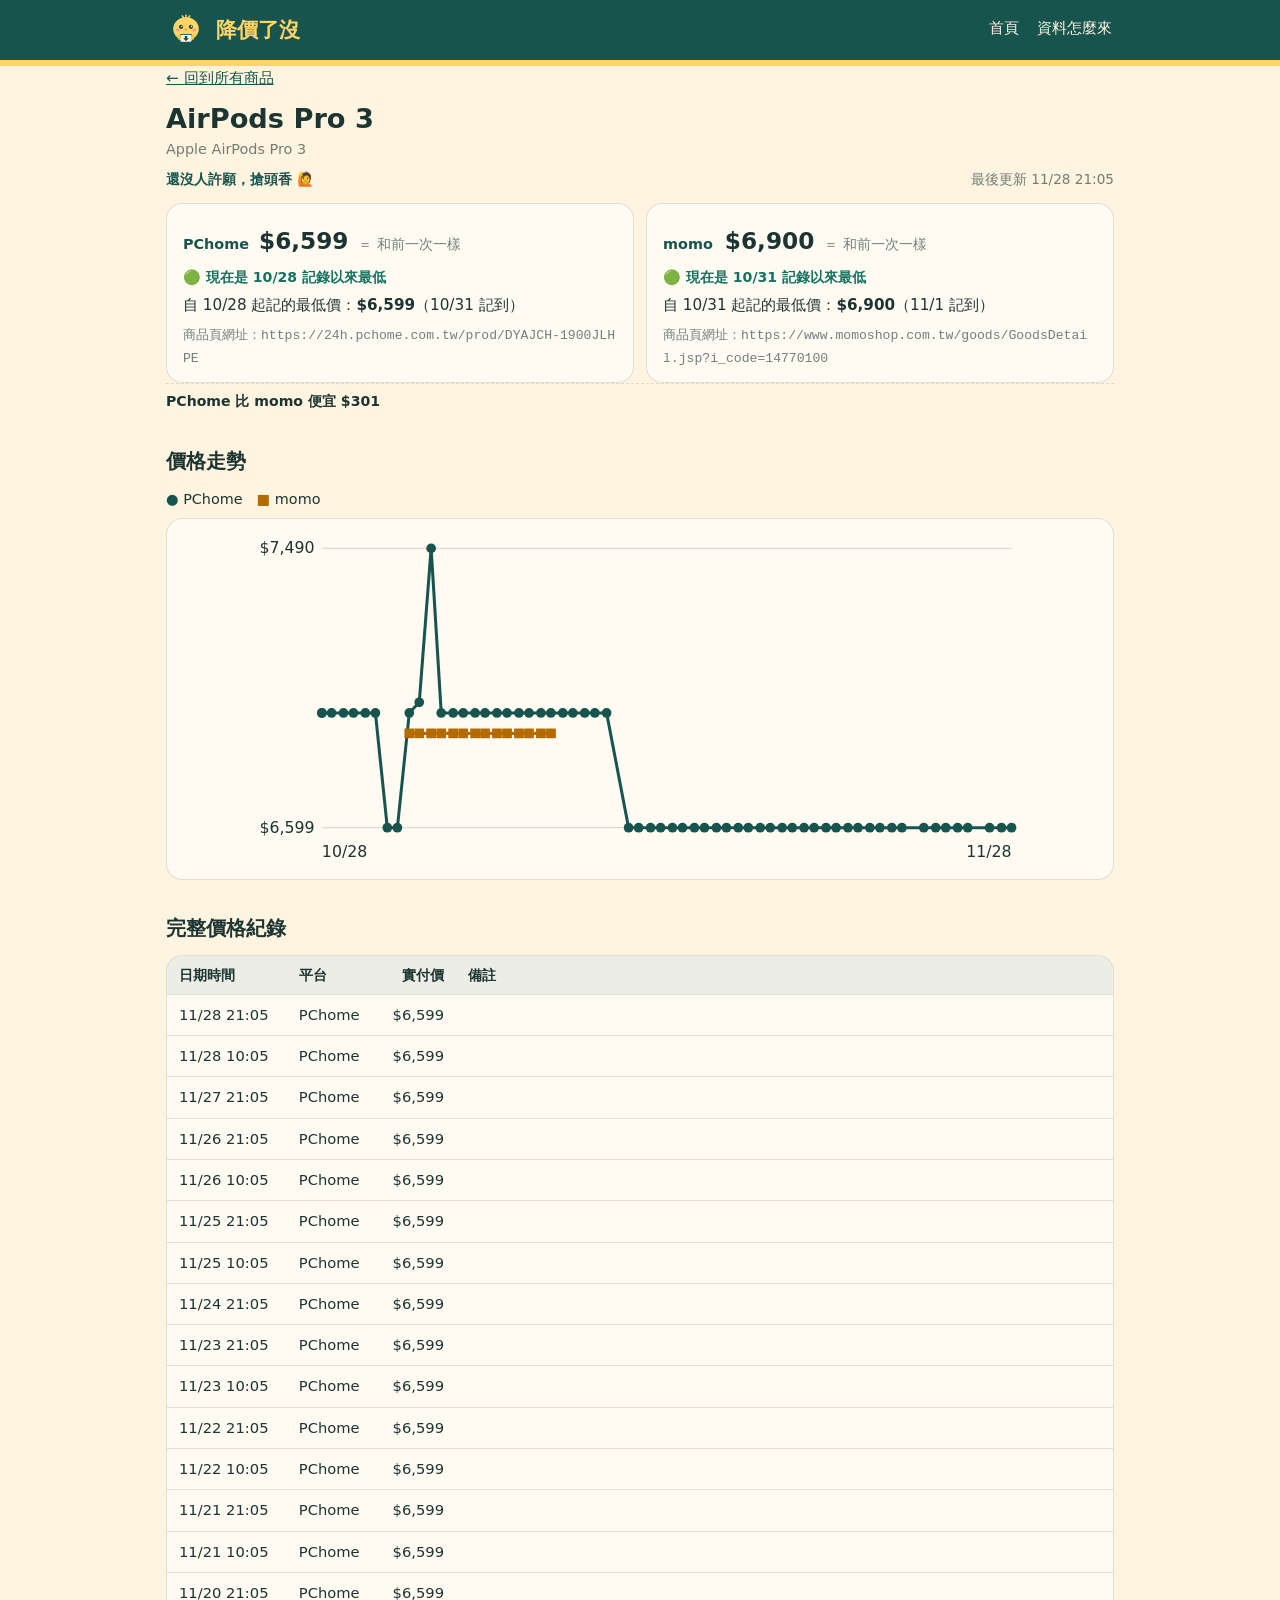
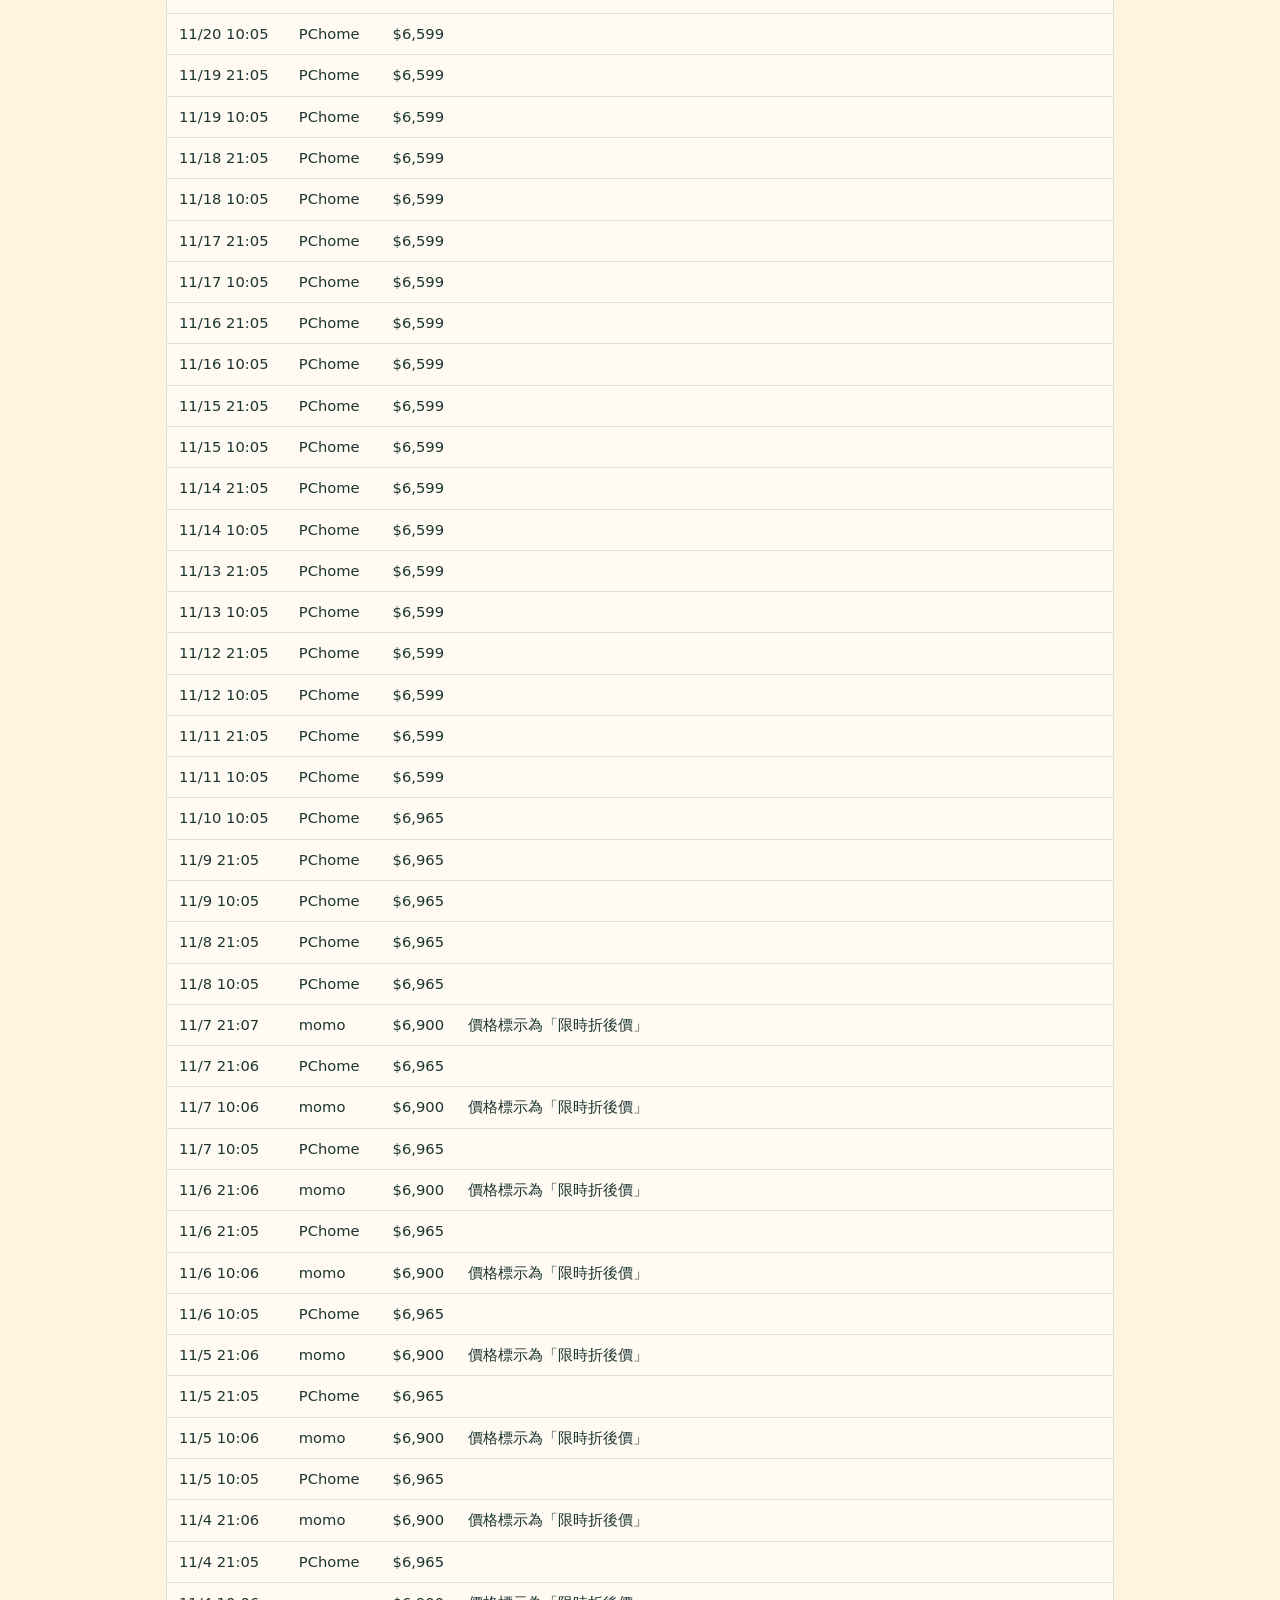
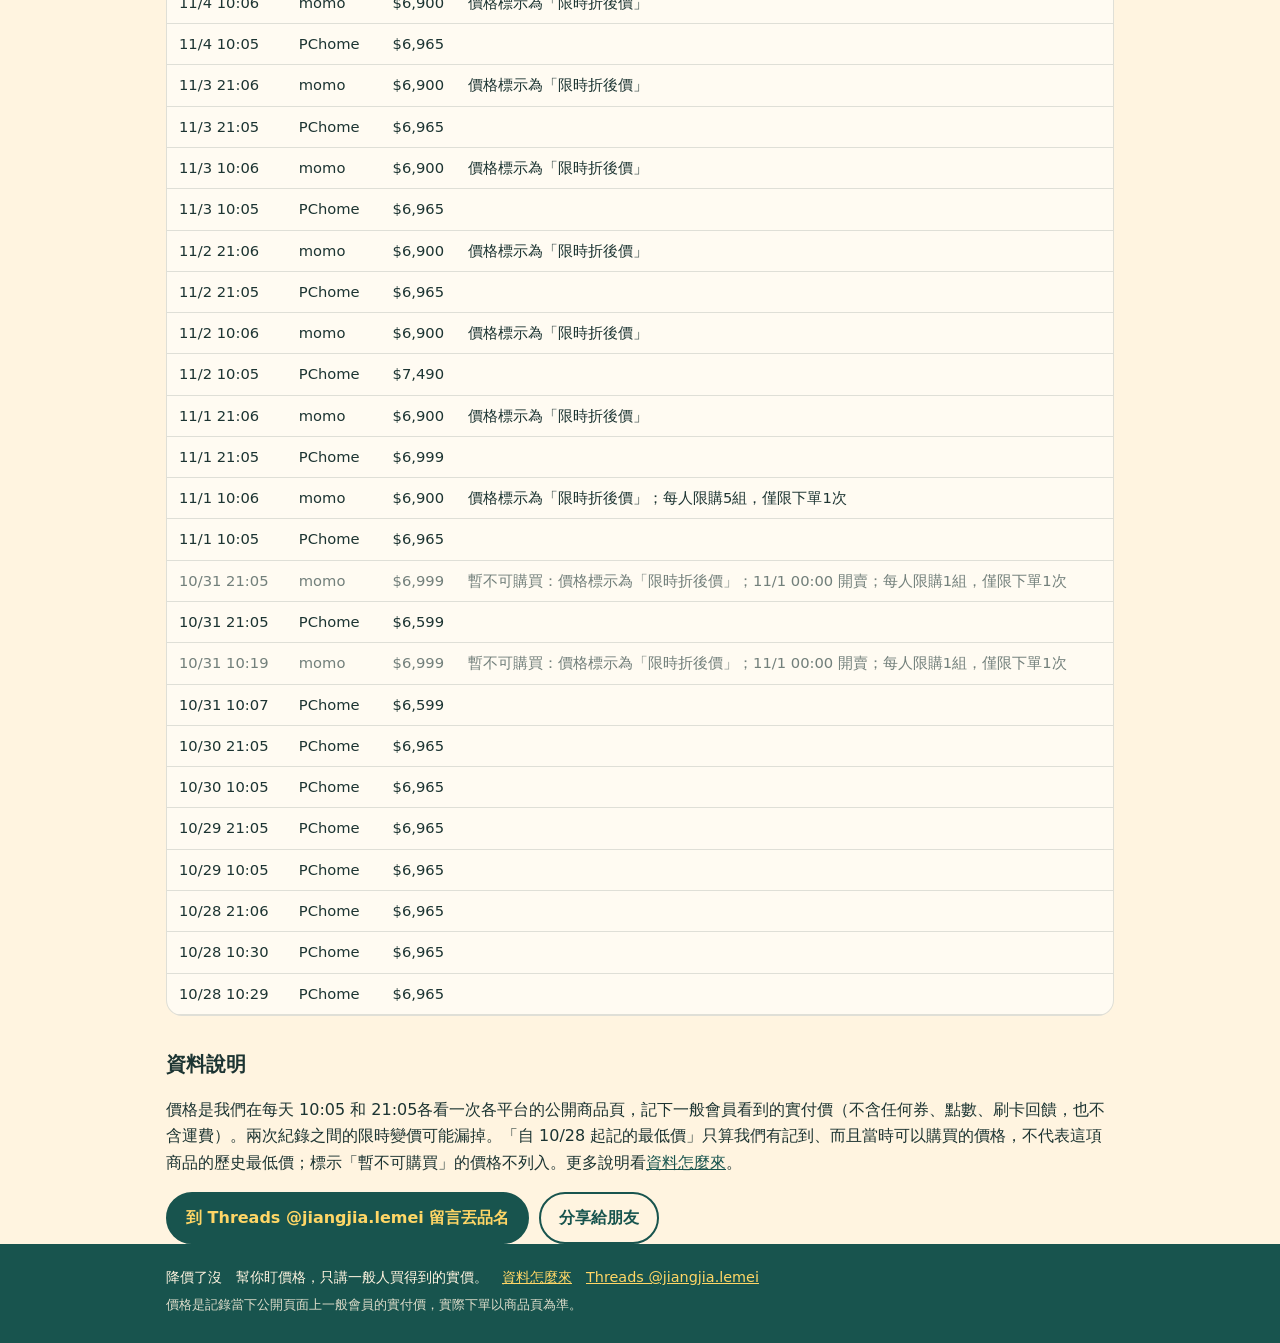
<file: p/airpods.html>
<!doctype html>
<html lang="zh-Hant"><head><meta charset="utf-8"><meta name="viewport" content="width=device-width,initial-scale=1"><title>AirPods Pro 3 價格走勢｜降價了沒</title><meta name="description" content="AirPods Pro 3 目前實付價：PChome $6,599、momo $6,900。看價格走勢與自記錄起的最低價。"><meta property="og:type" content="website"><meta property="og:locale" content="zh_TW"><meta property="og:site_name" content="降價了沒"><meta property="og:title" content="AirPods Pro 3 價格走勢｜降價了沒"><meta property="og:description" content="AirPods Pro 3 目前實付價：PChome $6,599、momo $6,900。看價格走勢與自記錄起的最低價。"><meta property="og:image" content="https://jiangjia-lemei.github.io/assets/cute-2.png"><meta name="twitter:card" content="summary"><meta property="og:url" content="https://jiangjia-lemei.github.io/p/airpods.html"><link rel="canonical" href="https://jiangjia-lemei.github.io/p/airpods.html"><link rel="icon" href="../assets/logo.png"><link rel="stylesheet" href="../assets/style.css"></head><body><header class="top"><div class="wrap bar"><a class="brand" href="../index.html"><img src="../assets/logo.png" alt="" width="40" height="40"><span>降價了沒</span></a><nav><a href="../index.html">首頁</a><a href="../about.html">資料怎麼來</a></nav></div></header><main class="wrap"><p class="crumb"><a href="../index.html">← 回到所有商品</a></p><section><h1 class="ptitle">AirPods Pro 3</h1><p class="full">Apple AirPods Pro 3</p><p class="meta"><span class="wishn">還沒人許願，搶頭香 🙋</span><span>最後更新 11/28 21:05</span></p><div class="prices big"><div class="pblock"><div class="prow"><span class="pname">PChome</span><span class="pprice">$6,599</span><span class="delta flat">＝ 和前一次一樣</span></div><p class="pjudge good">🟢 現在是 10/28 記錄以來最低</p><p class="lowline">自 10/28 起記的最低價：<b>$6,599</b>（10/31 記到）</p><p class="url">商品頁網址：<code>https://24h.pchome.com.tw/prod/DYAJCH-1900JLHPE</code></p></div><div class="pblock"><div class="prow"><span class="pname">momo</span><span class="pprice">$6,900</span><span class="delta flat">＝ 和前一次一樣</span></div><p class="pjudge good">🟢 現在是 10/31 記錄以來最低</p><p class="lowline">自 10/31 起記的最低價：<b>$6,900</b>（11/1 記到）</p><p class="url">商品頁網址：<code>https://www.momoshop.com.tw/goods/GoodsDetail.jsp?i_code=14770100</code></p></div></div><p class="pjudge cmp">PChome 比 momo 便宜 $301</p></section><section><h2>價格走勢</h2><p class="legend"><span style="color:#18544e">●</span> PChome　<span style="color:#b36b00">■</span> momo</p><div class="chartbox"><svg class="chart chart-lg" viewBox="0 0 640 280" role="img" aria-label="AirPods Pro 3 價格走勢圖" xmlns="http://www.w3.org/2000/svg"><line x1="58" y1="16.0" x2="626" y2="16.0" stroke="#1c3432" stroke-opacity=".15"/><text x="52" y="20.0" text-anchor="end" font-size="13" fill="#1c3432">$7,490</text><line x1="58" y1="246.0" x2="626" y2="246.0" stroke="#1c3432" stroke-opacity=".15"/><text x="52" y="250.0" text-anchor="end" font-size="13" fill="#1c3432">$6,599</text><text x="58" y="270" font-size="13" fill="#1c3432">10/28</text><text x="626" y="270" text-anchor="end" font-size="13" fill="#1c3432">11/28</text><polyline points="58.0,151.5 58.0,151.5 66.0,151.5 75.8,151.5 84.0,151.5 93.8,151.5 102.1,151.5 111.9,246.0 120.2,246.0 130.0,151.5 138.2,142.7 148.0,16.0 156.3,151.5 166.1,151.5 174.4,151.5 184.2,151.5 192.4,151.5 202.2,151.5 210.5,151.5 220.3,151.5 228.6,151.5 238.4,151.5 246.6,151.5 256.4,151.5 264.7,151.5 274.5,151.5 282.8,151.5 292.5,151.5 310.6,246.0 318.9,246.0 328.7,246.0 337.0,246.0 346.7,246.0 355.0,246.0 364.8,246.0 373.1,246.0 382.9,246.0 391.2,246.0 400.9,246.0 409.2,246.0 419.0,246.0 427.3,246.0 437.1,246.0 445.4,246.0 455.1,246.0 463.4,246.0 473.2,246.0 481.5,246.0 491.3,246.0 499.5,246.0 509.3,246.0 517.6,246.0 527.4,246.0 535.7,246.0 553.7,246.0 563.5,246.0 571.8,246.0 581.6,246.0 589.9,246.0 607.9,246.0 617.7,246.0 626.0,246.0" fill="none" stroke="#18544e" stroke-width="2.5" stroke-linejoin="round" stroke-linecap="round"/><g><circle cx="58.0" cy="151.5" r="4.0" fill="#18544e"/><title>PChome 10/28 10:29 $6,965</title></g><g><circle cx="58.0" cy="151.5" r="4.0" fill="#18544e"/><title>PChome 10/28 10:30 $6,965</title></g><g><circle cx="66.0" cy="151.5" r="4.0" fill="#18544e"/><title>PChome 10/28 21:06 $6,965</title></g><g><circle cx="75.8" cy="151.5" r="4.0" fill="#18544e"/><title>PChome 10/29 10:05 $6,965</title></g><g><circle cx="84.0" cy="151.5" r="4.0" fill="#18544e"/><title>PChome 10/29 21:05 $6,965</title></g><g><circle cx="93.8" cy="151.5" r="4.0" fill="#18544e"/><title>PChome 10/30 10:05 $6,965</title></g><g><circle cx="102.1" cy="151.5" r="4.0" fill="#18544e"/><title>PChome 10/30 21:05 $6,965</title></g><g><circle cx="111.9" cy="246.0" r="4.0" fill="#18544e"/><title>PChome 10/31 10:07 $6,599</title></g><g><circle cx="120.2" cy="246.0" r="4.0" fill="#18544e"/><title>PChome 10/31 21:05 $6,599</title></g><g><circle cx="130.0" cy="151.5" r="4.0" fill="#18544e"/><title>PChome 11/1 10:05 $6,965</title></g><g><circle cx="138.2" cy="142.7" r="4.0" fill="#18544e"/><title>PChome 11/1 21:05 $6,999</title></g><g><circle cx="148.0" cy="16.0" r="4.0" fill="#18544e"/><title>PChome 11/2 10:05 $7,490</title></g><g><circle cx="156.3" cy="151.5" r="4.0" fill="#18544e"/><title>PChome 11/2 21:05 $6,965</title></g><g><circle cx="166.1" cy="151.5" r="4.0" fill="#18544e"/><title>PChome 11/3 10:05 $6,965</title></g><g><circle cx="174.4" cy="151.5" r="4.0" fill="#18544e"/><title>PChome 11/3 21:05 $6,965</title></g><g><circle cx="184.2" cy="151.5" r="4.0" fill="#18544e"/><title>PChome 11/4 10:05 $6,965</title></g><g><circle cx="192.4" cy="151.5" r="4.0" fill="#18544e"/><title>PChome 11/4 21:05 $6,965</title></g><g><circle cx="202.2" cy="151.5" r="4.0" fill="#18544e"/><title>PChome 11/5 10:05 $6,965</title></g><g><circle cx="210.5" cy="151.5" r="4.0" fill="#18544e"/><title>PChome 11/5 21:05 $6,965</title></g><g><circle cx="220.3" cy="151.5" r="4.0" fill="#18544e"/><title>PChome 11/6 10:05 $6,965</title></g><g><circle cx="228.6" cy="151.5" r="4.0" fill="#18544e"/><title>PChome 11/6 21:05 $6,965</title></g><g><circle cx="238.4" cy="151.5" r="4.0" fill="#18544e"/><title>PChome 11/7 10:05 $6,965</title></g><g><circle cx="246.6" cy="151.5" r="4.0" fill="#18544e"/><title>PChome 11/7 21:06 $6,965</title></g><g><circle cx="256.4" cy="151.5" r="4.0" fill="#18544e"/><title>PChome 11/8 10:05 $6,965</title></g><g><circle cx="264.7" cy="151.5" r="4.0" fill="#18544e"/><title>PChome 11/8 21:05 $6,965</title></g><g><circle cx="274.5" cy="151.5" r="4.0" fill="#18544e"/><title>PChome 11/9 10:05 $6,965</title></g><g><circle cx="282.8" cy="151.5" r="4.0" fill="#18544e"/><title>PChome 11/9 21:05 $6,965</title></g><g><circle cx="292.5" cy="151.5" r="4.0" fill="#18544e"/><title>PChome 11/10 10:05 $6,965</title></g><g><circle cx="310.6" cy="246.0" r="4.0" fill="#18544e"/><title>PChome 11/11 10:05 $6,599</title></g><g><circle cx="318.9" cy="246.0" r="4.0" fill="#18544e"/><title>PChome 11/11 21:05 $6,599</title></g><g><circle cx="328.7" cy="246.0" r="4.0" fill="#18544e"/><title>PChome 11/12 10:05 $6,599</title></g><g><circle cx="337.0" cy="246.0" r="4.0" fill="#18544e"/><title>PChome 11/12 21:05 $6,599</title></g><g><circle cx="346.7" cy="246.0" r="4.0" fill="#18544e"/><title>PChome 11/13 10:05 $6,599</title></g><g><circle cx="355.0" cy="246.0" r="4.0" fill="#18544e"/><title>PChome 11/13 21:05 $6,599</title></g><g><circle cx="364.8" cy="246.0" r="4.0" fill="#18544e"/><title>PChome 11/14 10:05 $6,599</title></g><g><circle cx="373.1" cy="246.0" r="4.0" fill="#18544e"/><title>PChome 11/14 21:05 $6,599</title></g><g><circle cx="382.9" cy="246.0" r="4.0" fill="#18544e"/><title>PChome 11/15 10:05 $6,599</title></g><g><circle cx="391.2" cy="246.0" r="4.0" fill="#18544e"/><title>PChome 11/15 21:05 $6,599</title></g><g><circle cx="400.9" cy="246.0" r="4.0" fill="#18544e"/><title>PChome 11/16 10:05 $6,599</title></g><g><circle cx="409.2" cy="246.0" r="4.0" fill="#18544e"/><title>PChome 11/16 21:05 $6,599</title></g><g><circle cx="419.0" cy="246.0" r="4.0" fill="#18544e"/><title>PChome 11/17 10:05 $6,599</title></g><g><circle cx="427.3" cy="246.0" r="4.0" fill="#18544e"/><title>PChome 11/17 21:05 $6,599</title></g><g><circle cx="437.1" cy="246.0" r="4.0" fill="#18544e"/><title>PChome 11/18 10:05 $6,599</title></g><g><circle cx="445.4" cy="246.0" r="4.0" fill="#18544e"/><title>PChome 11/18 21:05 $6,599</title></g><g><circle cx="455.1" cy="246.0" r="4.0" fill="#18544e"/><title>PChome 11/19 10:05 $6,599</title></g><g><circle cx="463.4" cy="246.0" r="4.0" fill="#18544e"/><title>PChome 11/19 21:05 $6,599</title></g><g><circle cx="473.2" cy="246.0" r="4.0" fill="#18544e"/><title>PChome 11/20 10:05 $6,599</title></g><g><circle cx="481.5" cy="246.0" r="4.0" fill="#18544e"/><title>PChome 11/20 21:05 $6,599</title></g><g><circle cx="491.3" cy="246.0" r="4.0" fill="#18544e"/><title>PChome 11/21 10:05 $6,599</title></g><g><circle cx="499.5" cy="246.0" r="4.0" fill="#18544e"/><title>PChome 11/21 21:05 $6,599</title></g><g><circle cx="509.3" cy="246.0" r="4.0" fill="#18544e"/><title>PChome 11/22 10:05 $6,599</title></g><g><circle cx="517.6" cy="246.0" r="4.0" fill="#18544e"/><title>PChome 11/22 21:05 $6,599</title></g><g><circle cx="527.4" cy="246.0" r="4.0" fill="#18544e"/><title>PChome 11/23 10:05 $6,599</title></g><g><circle cx="535.7" cy="246.0" r="4.0" fill="#18544e"/><title>PChome 11/23 21:05 $6,599</title></g><g><circle cx="553.7" cy="246.0" r="4.0" fill="#18544e"/><title>PChome 11/24 21:05 $6,599</title></g><g><circle cx="563.5" cy="246.0" r="4.0" fill="#18544e"/><title>PChome 11/25 10:05 $6,599</title></g><g><circle cx="571.8" cy="246.0" r="4.0" fill="#18544e"/><title>PChome 11/25 21:05 $6,599</title></g><g><circle cx="581.6" cy="246.0" r="4.0" fill="#18544e"/><title>PChome 11/26 10:05 $6,599</title></g><g><circle cx="589.9" cy="246.0" r="4.0" fill="#18544e"/><title>PChome 11/26 21:05 $6,599</title></g><g><circle cx="607.9" cy="246.0" r="4.0" fill="#18544e"/><title>PChome 11/27 21:05 $6,599</title></g><g><circle cx="617.7" cy="246.0" r="4.0" fill="#18544e"/><title>PChome 11/28 10:05 $6,599</title></g><g><circle cx="626.0" cy="246.0" r="4.0" fill="#18544e"/><title>PChome 11/28 21:05 $6,599</title></g><polyline points="130.0,168.3 138.2,168.3 148.0,168.3 156.3,168.3 166.1,168.3 174.4,168.3 184.2,168.3 192.4,168.3 202.2,168.3 210.5,168.3 220.3,168.3 228.6,168.3 238.4,168.3 246.7,168.3" fill="none" stroke="#b36b00" stroke-width="2.5" stroke-linejoin="round" stroke-linecap="round"/><g><rect x="126.0" y="164.3" width="8.0" height="8.0" fill="#b36b00"/><title>momo 11/1 10:06 $6,900</title></g><g><rect x="134.2" y="164.3" width="8.0" height="8.0" fill="#b36b00"/><title>momo 11/1 21:06 $6,900</title></g><g><rect x="144.0" y="164.3" width="8.0" height="8.0" fill="#b36b00"/><title>momo 11/2 10:06 $6,900</title></g><g><rect x="152.3" y="164.3" width="8.0" height="8.0" fill="#b36b00"/><title>momo 11/2 21:06 $6,900</title></g><g><rect x="162.1" y="164.3" width="8.0" height="8.0" fill="#b36b00"/><title>momo 11/3 10:06 $6,900</title></g><g><rect x="170.4" y="164.3" width="8.0" height="8.0" fill="#b36b00"/><title>momo 11/3 21:06 $6,900</title></g><g><rect x="180.2" y="164.3" width="8.0" height="8.0" fill="#b36b00"/><title>momo 11/4 10:06 $6,900</title></g><g><rect x="188.4" y="164.3" width="8.0" height="8.0" fill="#b36b00"/><title>momo 11/4 21:06 $6,900</title></g><g><rect x="198.2" y="164.3" width="8.0" height="8.0" fill="#b36b00"/><title>momo 11/5 10:06 $6,900</title></g><g><rect x="206.5" y="164.3" width="8.0" height="8.0" fill="#b36b00"/><title>momo 11/5 21:06 $6,900</title></g><g><rect x="216.3" y="164.3" width="8.0" height="8.0" fill="#b36b00"/><title>momo 11/6 10:06 $6,900</title></g><g><rect x="224.6" y="164.3" width="8.0" height="8.0" fill="#b36b00"/><title>momo 11/6 21:06 $6,900</title></g><g><rect x="234.4" y="164.3" width="8.0" height="8.0" fill="#b36b00"/><title>momo 11/7 10:06 $6,900</title></g><g><rect x="242.7" y="164.3" width="8.0" height="8.0" fill="#b36b00"/><title>momo 11/7 21:07 $6,900</title></g></svg></div></section><section><h2>完整價格紀錄</h2><div class="tablewrap"><table><thead><tr><th>日期時間</th><th>平台</th><th class="num">實付價</th><th>備註</th></tr></thead><tbody><tr><td>11/28 21:05</td><td>PChome</td><td class="num">$6,599</td><td></td></tr><tr><td>11/28 10:05</td><td>PChome</td><td class="num">$6,599</td><td></td></tr><tr><td>11/27 21:05</td><td>PChome</td><td class="num">$6,599</td><td></td></tr><tr><td>11/26 21:05</td><td>PChome</td><td class="num">$6,599</td><td></td></tr><tr><td>11/26 10:05</td><td>PChome</td><td class="num">$6,599</td><td></td></tr><tr><td>11/25 21:05</td><td>PChome</td><td class="num">$6,599</td><td></td></tr><tr><td>11/25 10:05</td><td>PChome</td><td class="num">$6,599</td><td></td></tr><tr><td>11/24 21:05</td><td>PChome</td><td class="num">$6,599</td><td></td></tr><tr><td>11/23 21:05</td><td>PChome</td><td class="num">$6,599</td><td></td></tr><tr><td>11/23 10:05</td><td>PChome</td><td class="num">$6,599</td><td></td></tr><tr><td>11/22 21:05</td><td>PChome</td><td class="num">$6,599</td><td></td></tr><tr><td>11/22 10:05</td><td>PChome</td><td class="num">$6,599</td><td></td></tr><tr><td>11/21 21:05</td><td>PChome</td><td class="num">$6,599</td><td></td></tr><tr><td>11/21 10:05</td><td>PChome</td><td class="num">$6,599</td><td></td></tr><tr><td>11/20 21:05</td><td>PChome</td><td class="num">$6,599</td><td></td></tr><tr><td>11/20 10:05</td><td>PChome</td><td class="num">$6,599</td><td></td></tr><tr><td>11/19 21:05</td><td>PChome</td><td class="num">$6,599</td><td></td></tr><tr><td>11/19 10:05</td><td>PChome</td><td class="num">$6,599</td><td></td></tr><tr><td>11/18 21:05</td><td>PChome</td><td class="num">$6,599</td><td></td></tr><tr><td>11/18 10:05</td><td>PChome</td><td class="num">$6,599</td><td></td></tr><tr><td>11/17 21:05</td><td>PChome</td><td class="num">$6,599</td><td></td></tr><tr><td>11/17 10:05</td><td>PChome</td><td class="num">$6,599</td><td></td></tr><tr><td>11/16 21:05</td><td>PChome</td><td class="num">$6,599</td><td></td></tr><tr><td>11/16 10:05</td><td>PChome</td><td class="num">$6,599</td><td></td></tr><tr><td>11/15 21:05</td><td>PChome</td><td class="num">$6,599</td><td></td></tr><tr><td>11/15 10:05</td><td>PChome</td><td class="num">$6,599</td><td></td></tr><tr><td>11/14 21:05</td><td>PChome</td><td class="num">$6,599</td><td></td></tr><tr><td>11/14 10:05</td><td>PChome</td><td class="num">$6,599</td><td></td></tr><tr><td>11/13 21:05</td><td>PChome</td><td class="num">$6,599</td><td></td></tr><tr><td>11/13 10:05</td><td>PChome</td><td class="num">$6,599</td><td></td></tr><tr><td>11/12 21:05</td><td>PChome</td><td class="num">$6,599</td><td></td></tr><tr><td>11/12 10:05</td><td>PChome</td><td class="num">$6,599</td><td></td></tr><tr><td>11/11 21:05</td><td>PChome</td><td class="num">$6,599</td><td></td></tr><tr><td>11/11 10:05</td><td>PChome</td><td class="num">$6,599</td><td></td></tr><tr><td>11/10 10:05</td><td>PChome</td><td class="num">$6,965</td><td></td></tr><tr><td>11/9 21:05</td><td>PChome</td><td class="num">$6,965</td><td></td></tr><tr><td>11/9 10:05</td><td>PChome</td><td class="num">$6,965</td><td></td></tr><tr><td>11/8 21:05</td><td>PChome</td><td class="num">$6,965</td><td></td></tr><tr><td>11/8 10:05</td><td>PChome</td><td class="num">$6,965</td><td></td></tr><tr><td>11/7 21:07</td><td>momo</td><td class="num">$6,900</td><td>價格標示為「限時折後價」</td></tr><tr><td>11/7 21:06</td><td>PChome</td><td class="num">$6,965</td><td></td></tr><tr><td>11/7 10:06</td><td>momo</td><td class="num">$6,900</td><td>價格標示為「限時折後價」</td></tr><tr><td>11/7 10:05</td><td>PChome</td><td class="num">$6,965</td><td></td></tr><tr><td>11/6 21:06</td><td>momo</td><td class="num">$6,900</td><td>價格標示為「限時折後價」</td></tr><tr><td>11/6 21:05</td><td>PChome</td><td class="num">$6,965</td><td></td></tr><tr><td>11/6 10:06</td><td>momo</td><td class="num">$6,900</td><td>價格標示為「限時折後價」</td></tr><tr><td>11/6 10:05</td><td>PChome</td><td class="num">$6,965</td><td></td></tr><tr><td>11/5 21:06</td><td>momo</td><td class="num">$6,900</td><td>價格標示為「限時折後價」</td></tr><tr><td>11/5 21:05</td><td>PChome</td><td class="num">$6,965</td><td></td></tr><tr><td>11/5 10:06</td><td>momo</td><td class="num">$6,900</td><td>價格標示為「限時折後價」</td></tr><tr><td>11/5 10:05</td><td>PChome</td><td class="num">$6,965</td><td></td></tr><tr><td>11/4 21:06</td><td>momo</td><td class="num">$6,900</td><td>價格標示為「限時折後價」</td></tr><tr><td>11/4 21:05</td><td>PChome</td><td class="num">$6,965</td><td></td></tr><tr><td>11/4 10:06</td><td>momo</td><td class="num">$6,900</td><td>價格標示為「限時折後價」</td></tr><tr><td>11/4 10:05</td><td>PChome</td><td class="num">$6,965</td><td></td></tr><tr><td>11/3 21:06</td><td>momo</td><td class="num">$6,900</td><td>價格標示為「限時折後價」</td></tr><tr><td>11/3 21:05</td><td>PChome</td><td class="num">$6,965</td><td></td></tr><tr><td>11/3 10:06</td><td>momo</td><td class="num">$6,900</td><td>價格標示為「限時折後價」</td></tr><tr><td>11/3 10:05</td><td>PChome</td><td class="num">$6,965</td><td></td></tr><tr><td>11/2 21:06</td><td>momo</td><td class="num">$6,900</td><td>價格標示為「限時折後價」</td></tr><tr><td>11/2 21:05</td><td>PChome</td><td class="num">$6,965</td><td></td></tr><tr><td>11/2 10:06</td><td>momo</td><td class="num">$6,900</td><td>價格標示為「限時折後價」</td></tr><tr><td>11/2 10:05</td><td>PChome</td><td class="num">$7,490</td><td></td></tr><tr><td>11/1 21:06</td><td>momo</td><td class="num">$6,900</td><td>價格標示為「限時折後價」</td></tr><tr><td>11/1 21:05</td><td>PChome</td><td class="num">$6,999</td><td></td></tr><tr><td>11/1 10:06</td><td>momo</td><td class="num">$6,900</td><td>價格標示為「限時折後價」；每人限購5組，僅限下單1次</td></tr><tr><td>11/1 10:05</td><td>PChome</td><td class="num">$6,965</td><td></td></tr><tr class="off"><td>10/31 21:05</td><td>momo</td><td class="num">$6,999</td><td>暫不可購買：價格標示為「限時折後價」；11/1 00:00 開賣；每人限購1組，僅限下單1次</td></tr><tr><td>10/31 21:05</td><td>PChome</td><td class="num">$6,599</td><td></td></tr><tr class="off"><td>10/31 10:19</td><td>momo</td><td class="num">$6,999</td><td>暫不可購買：價格標示為「限時折後價」；11/1 00:00 開賣；每人限購1組，僅限下單1次</td></tr><tr><td>10/31 10:07</td><td>PChome</td><td class="num">$6,599</td><td></td></tr><tr><td>10/30 21:05</td><td>PChome</td><td class="num">$6,965</td><td></td></tr><tr><td>10/30 10:05</td><td>PChome</td><td class="num">$6,965</td><td></td></tr><tr><td>10/29 21:05</td><td>PChome</td><td class="num">$6,965</td><td></td></tr><tr><td>10/29 10:05</td><td>PChome</td><td class="num">$6,965</td><td></td></tr><tr><td>10/28 21:06</td><td>PChome</td><td class="num">$6,965</td><td></td></tr><tr><td>10/28 10:30</td><td>PChome</td><td class="num">$6,965</td><td></td></tr><tr><td>10/28 10:29</td><td>PChome</td><td class="num">$6,965</td><td></td></tr></tbody></table></div></section><section class="howto"><h2>資料說明</h2><p>價格是我們在每天 10:05 和 21:05各看一次各平台的公開商品頁，記下一般會員看到的實付價（不含任何券、點數、刷卡回饋，也不含運費）。兩次紀錄之間的限時變價可能漏掉。「自 10/28 起記的最低價」只算我們有記到、而且當時可以購買的價格，不代表這項商品的歷史最低價；標示「暫不可購買」的價格不列入。更多說明看<a href="../about.html">資料怎麼來</a>。</p></section><section><div class="actions"><a class="btn primary" href="https://www.threads.com/@jiangjia.lemei" target="_blank" rel="noopener">到 Threads @jiangjia.lemei 留言丟品名</a><button type="button" class="btn ghost" data-share>分享給朋友</button></div></section></main><footer><div class="wrap"><p>降價了沒　幫你盯價格，只講一般人買得到的實價。　<a href="../about.html">資料怎麼來</a>　<a href="https://www.threads.com/@jiangjia.lemei" target="_blank" rel="noopener">Threads @jiangjia.lemei</a></p><p class="small">價格是記錄當下公開頁面上一般會員的實付價，實際下單以商品頁為準。</p></div></footer><script src="../assets/app.js"></script></body></html>
</file>
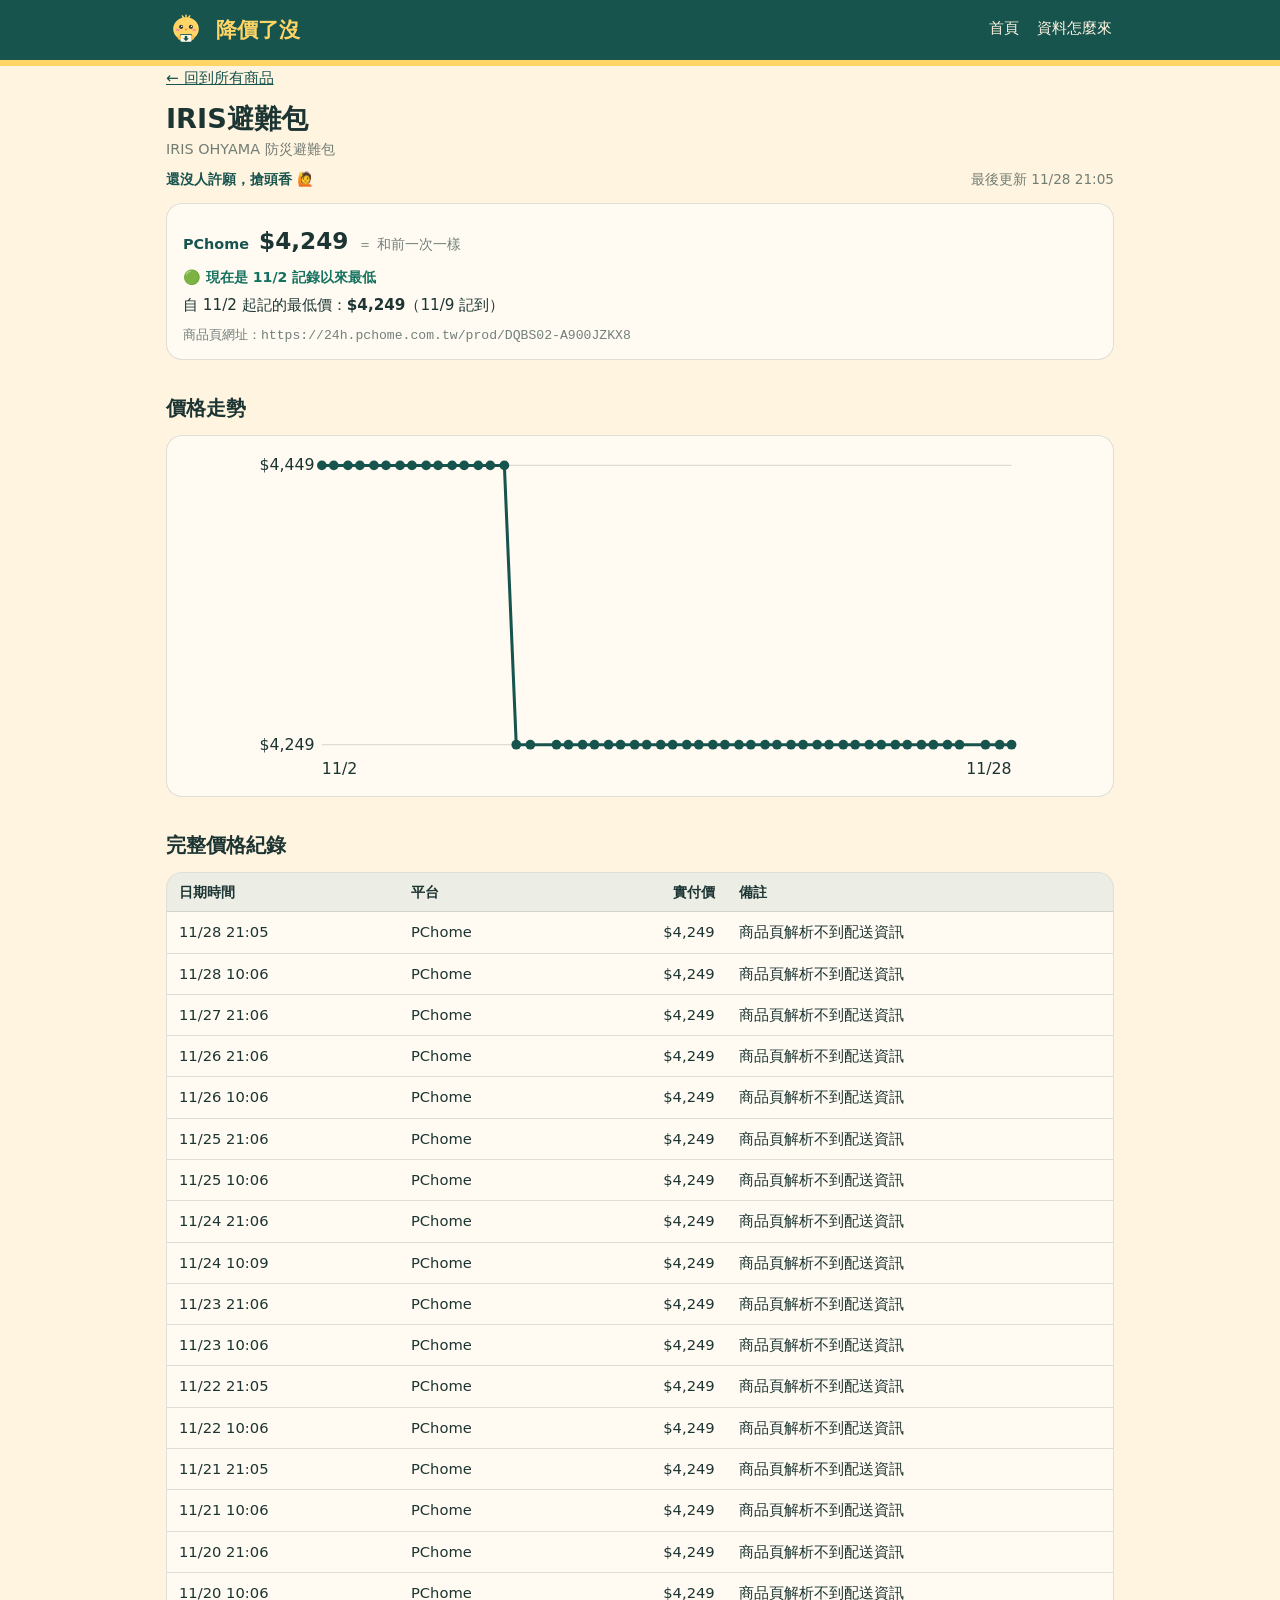
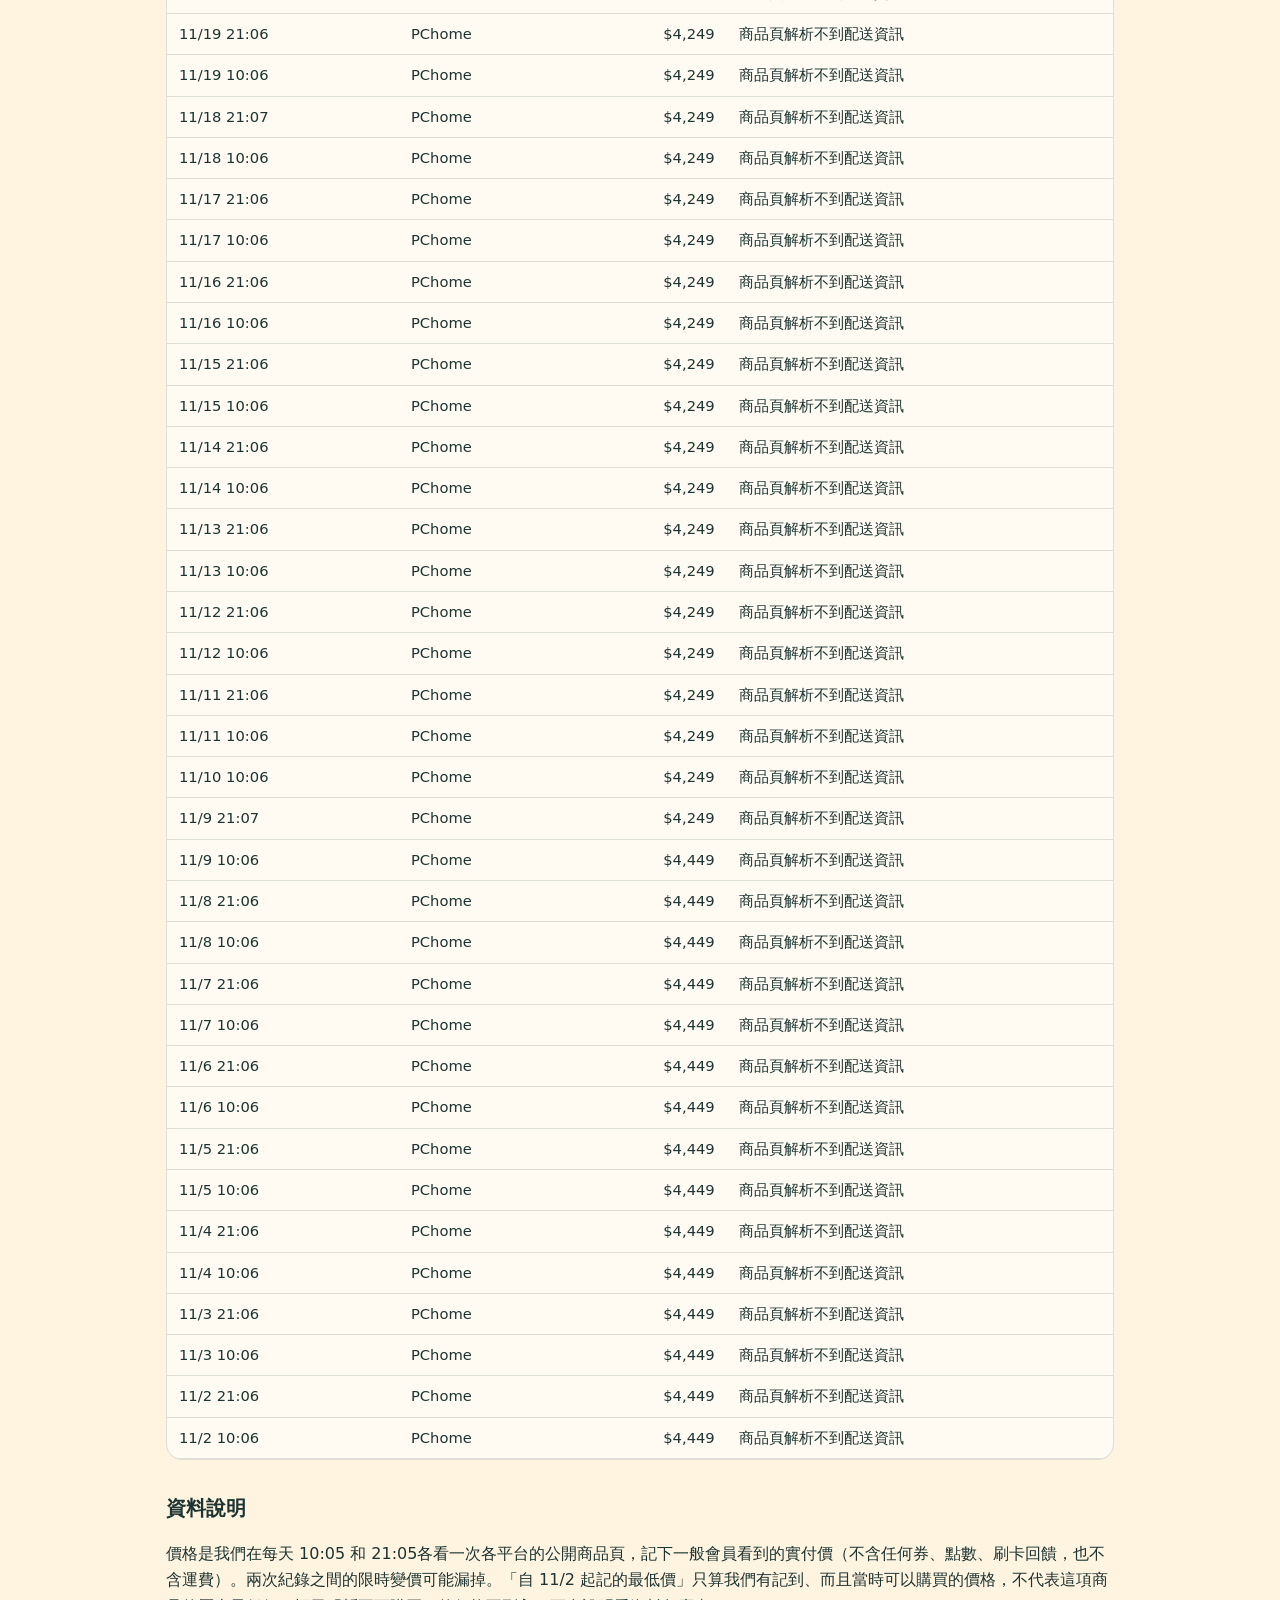
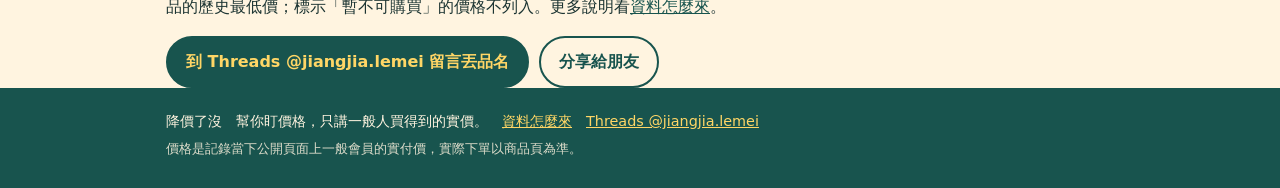
<file: p/bag_iris.html>
<!doctype html>
<html lang="zh-Hant"><head><meta charset="utf-8"><meta name="viewport" content="width=device-width,initial-scale=1"><title>IRIS避難包 價格走勢｜降價了沒</title><meta name="description" content="IRIS避難包 目前實付價：PChome $4,249。看價格走勢與自記錄起的最低價。"><meta property="og:type" content="website"><meta property="og:locale" content="zh_TW"><meta property="og:site_name" content="降價了沒"><meta property="og:title" content="IRIS避難包 價格走勢｜降價了沒"><meta property="og:description" content="IRIS避難包 目前實付價：PChome $4,249。看價格走勢與自記錄起的最低價。"><meta property="og:image" content="https://jiangjia-lemei.github.io/assets/cute-2.png"><meta name="twitter:card" content="summary"><meta property="og:url" content="https://jiangjia-lemei.github.io/p/bag_iris.html"><link rel="canonical" href="https://jiangjia-lemei.github.io/p/bag_iris.html"><link rel="icon" href="../assets/logo.png"><link rel="stylesheet" href="../assets/style.css"></head><body><header class="top"><div class="wrap bar"><a class="brand" href="../index.html"><img src="../assets/logo.png" alt="" width="40" height="40"><span>降價了沒</span></a><nav><a href="../index.html">首頁</a><a href="../about.html">資料怎麼來</a></nav></div></header><main class="wrap"><p class="crumb"><a href="../index.html">← 回到所有商品</a></p><section><h1 class="ptitle">IRIS避難包</h1><p class="full">IRIS OHYAMA 防災避難包</p><p class="meta"><span class="wishn">還沒人許願，搶頭香 🙋</span><span>最後更新 11/28 21:05</span></p><div class="prices big"><div class="pblock"><div class="prow"><span class="pname">PChome</span><span class="pprice">$4,249</span><span class="delta flat">＝ 和前一次一樣</span></div><p class="pjudge good">🟢 現在是 11/2 記錄以來最低</p><p class="lowline">自 11/2 起記的最低價：<b>$4,249</b>（11/9 記到）</p><p class="url">商品頁網址：<code>https://24h.pchome.com.tw/prod/DQBS02-A900JZKX8</code></p></div></div></section><section><h2>價格走勢</h2><div class="chartbox"><svg class="chart chart-lg" viewBox="0 0 640 280" role="img" aria-label="IRIS避難包 價格走勢圖" xmlns="http://www.w3.org/2000/svg"><line x1="58" y1="16.0" x2="626" y2="16.0" stroke="#1c3432" stroke-opacity=".15"/><text x="52" y="20.0" text-anchor="end" font-size="13" fill="#1c3432">$4,449</text><line x1="58" y1="246.0" x2="626" y2="246.0" stroke="#1c3432" stroke-opacity=".15"/><text x="52" y="250.0" text-anchor="end" font-size="13" fill="#1c3432">$4,249</text><text x="58" y="270" font-size="13" fill="#1c3432">11/2</text><text x="626" y="270" text-anchor="end" font-size="13" fill="#1c3432">11/28</text><polyline points="58.0,16.0 67.8,16.0 79.5,16.0 89.3,16.0 100.9,16.0 110.8,16.0 122.4,16.0 132.2,16.0 143.9,16.0 153.7,16.0 165.3,16.0 175.2,16.0 186.8,16.0 196.7,16.0 208.3,16.0 218.1,246.0 229.7,246.0 251.2,246.0 261.1,246.0 272.7,246.0 282.5,246.0 294.1,246.0 304.0,246.0 315.6,246.0 325.5,246.0 337.1,246.0 346.9,246.0 358.5,246.0 368.4,246.0 380.0,246.0 389.9,246.0 401.5,246.0 411.3,246.0 423.0,246.0 432.8,246.0 444.4,246.0 454.3,246.0 465.9,246.0 475.7,246.0 487.4,246.0 497.2,246.0 508.8,246.0 518.7,246.0 530.3,246.0 540.1,246.0 551.8,246.0 561.6,246.0 573.2,246.0 583.1,246.0 604.5,246.0 616.2,246.0 626.0,246.0" fill="none" stroke="#18544e" stroke-width="2.5" stroke-linejoin="round" stroke-linecap="round"/><g><circle cx="58.0" cy="16.0" r="4.0" fill="#18544e"/><title>PChome 11/2 10:06 $4,449</title></g><g><circle cx="67.8" cy="16.0" r="4.0" fill="#18544e"/><title>PChome 11/2 21:06 $4,449</title></g><g><circle cx="79.5" cy="16.0" r="4.0" fill="#18544e"/><title>PChome 11/3 10:06 $4,449</title></g><g><circle cx="89.3" cy="16.0" r="4.0" fill="#18544e"/><title>PChome 11/3 21:06 $4,449</title></g><g><circle cx="100.9" cy="16.0" r="4.0" fill="#18544e"/><title>PChome 11/4 10:06 $4,449</title></g><g><circle cx="110.8" cy="16.0" r="4.0" fill="#18544e"/><title>PChome 11/4 21:06 $4,449</title></g><g><circle cx="122.4" cy="16.0" r="4.0" fill="#18544e"/><title>PChome 11/5 10:06 $4,449</title></g><g><circle cx="132.2" cy="16.0" r="4.0" fill="#18544e"/><title>PChome 11/5 21:06 $4,449</title></g><g><circle cx="143.9" cy="16.0" r="4.0" fill="#18544e"/><title>PChome 11/6 10:06 $4,449</title></g><g><circle cx="153.7" cy="16.0" r="4.0" fill="#18544e"/><title>PChome 11/6 21:06 $4,449</title></g><g><circle cx="165.3" cy="16.0" r="4.0" fill="#18544e"/><title>PChome 11/7 10:06 $4,449</title></g><g><circle cx="175.2" cy="16.0" r="4.0" fill="#18544e"/><title>PChome 11/7 21:06 $4,449</title></g><g><circle cx="186.8" cy="16.0" r="4.0" fill="#18544e"/><title>PChome 11/8 10:06 $4,449</title></g><g><circle cx="196.7" cy="16.0" r="4.0" fill="#18544e"/><title>PChome 11/8 21:06 $4,449</title></g><g><circle cx="208.3" cy="16.0" r="4.0" fill="#18544e"/><title>PChome 11/9 10:06 $4,449</title></g><g><circle cx="218.1" cy="246.0" r="4.0" fill="#18544e"/><title>PChome 11/9 21:07 $4,249</title></g><g><circle cx="229.7" cy="246.0" r="4.0" fill="#18544e"/><title>PChome 11/10 10:06 $4,249</title></g><g><circle cx="251.2" cy="246.0" r="4.0" fill="#18544e"/><title>PChome 11/11 10:06 $4,249</title></g><g><circle cx="261.1" cy="246.0" r="4.0" fill="#18544e"/><title>PChome 11/11 21:06 $4,249</title></g><g><circle cx="272.7" cy="246.0" r="4.0" fill="#18544e"/><title>PChome 11/12 10:06 $4,249</title></g><g><circle cx="282.5" cy="246.0" r="4.0" fill="#18544e"/><title>PChome 11/12 21:06 $4,249</title></g><g><circle cx="294.1" cy="246.0" r="4.0" fill="#18544e"/><title>PChome 11/13 10:06 $4,249</title></g><g><circle cx="304.0" cy="246.0" r="4.0" fill="#18544e"/><title>PChome 11/13 21:06 $4,249</title></g><g><circle cx="315.6" cy="246.0" r="4.0" fill="#18544e"/><title>PChome 11/14 10:06 $4,249</title></g><g><circle cx="325.5" cy="246.0" r="4.0" fill="#18544e"/><title>PChome 11/14 21:06 $4,249</title></g><g><circle cx="337.1" cy="246.0" r="4.0" fill="#18544e"/><title>PChome 11/15 10:06 $4,249</title></g><g><circle cx="346.9" cy="246.0" r="4.0" fill="#18544e"/><title>PChome 11/15 21:06 $4,249</title></g><g><circle cx="358.5" cy="246.0" r="4.0" fill="#18544e"/><title>PChome 11/16 10:06 $4,249</title></g><g><circle cx="368.4" cy="246.0" r="4.0" fill="#18544e"/><title>PChome 11/16 21:06 $4,249</title></g><g><circle cx="380.0" cy="246.0" r="4.0" fill="#18544e"/><title>PChome 11/17 10:06 $4,249</title></g><g><circle cx="389.9" cy="246.0" r="4.0" fill="#18544e"/><title>PChome 11/17 21:06 $4,249</title></g><g><circle cx="401.5" cy="246.0" r="4.0" fill="#18544e"/><title>PChome 11/18 10:06 $4,249</title></g><g><circle cx="411.3" cy="246.0" r="4.0" fill="#18544e"/><title>PChome 11/18 21:07 $4,249</title></g><g><circle cx="423.0" cy="246.0" r="4.0" fill="#18544e"/><title>PChome 11/19 10:06 $4,249</title></g><g><circle cx="432.8" cy="246.0" r="4.0" fill="#18544e"/><title>PChome 11/19 21:06 $4,249</title></g><g><circle cx="444.4" cy="246.0" r="4.0" fill="#18544e"/><title>PChome 11/20 10:06 $4,249</title></g><g><circle cx="454.3" cy="246.0" r="4.0" fill="#18544e"/><title>PChome 11/20 21:06 $4,249</title></g><g><circle cx="465.9" cy="246.0" r="4.0" fill="#18544e"/><title>PChome 11/21 10:06 $4,249</title></g><g><circle cx="475.7" cy="246.0" r="4.0" fill="#18544e"/><title>PChome 11/21 21:05 $4,249</title></g><g><circle cx="487.4" cy="246.0" r="4.0" fill="#18544e"/><title>PChome 11/22 10:06 $4,249</title></g><g><circle cx="497.2" cy="246.0" r="4.0" fill="#18544e"/><title>PChome 11/22 21:05 $4,249</title></g><g><circle cx="508.8" cy="246.0" r="4.0" fill="#18544e"/><title>PChome 11/23 10:06 $4,249</title></g><g><circle cx="518.7" cy="246.0" r="4.0" fill="#18544e"/><title>PChome 11/23 21:06 $4,249</title></g><g><circle cx="530.3" cy="246.0" r="4.0" fill="#18544e"/><title>PChome 11/24 10:09 $4,249</title></g><g><circle cx="540.1" cy="246.0" r="4.0" fill="#18544e"/><title>PChome 11/24 21:06 $4,249</title></g><g><circle cx="551.8" cy="246.0" r="4.0" fill="#18544e"/><title>PChome 11/25 10:06 $4,249</title></g><g><circle cx="561.6" cy="246.0" r="4.0" fill="#18544e"/><title>PChome 11/25 21:06 $4,249</title></g><g><circle cx="573.2" cy="246.0" r="4.0" fill="#18544e"/><title>PChome 11/26 10:06 $4,249</title></g><g><circle cx="583.1" cy="246.0" r="4.0" fill="#18544e"/><title>PChome 11/26 21:06 $4,249</title></g><g><circle cx="604.5" cy="246.0" r="4.0" fill="#18544e"/><title>PChome 11/27 21:06 $4,249</title></g><g><circle cx="616.2" cy="246.0" r="4.0" fill="#18544e"/><title>PChome 11/28 10:06 $4,249</title></g><g><circle cx="626.0" cy="246.0" r="4.0" fill="#18544e"/><title>PChome 11/28 21:05 $4,249</title></g></svg></div></section><section><h2>完整價格紀錄</h2><div class="tablewrap"><table><thead><tr><th>日期時間</th><th>平台</th><th class="num">實付價</th><th>備註</th></tr></thead><tbody><tr><td>11/28 21:05</td><td>PChome</td><td class="num">$4,249</td><td>商品頁解析不到配送資訊</td></tr><tr><td>11/28 10:06</td><td>PChome</td><td class="num">$4,249</td><td>商品頁解析不到配送資訊</td></tr><tr><td>11/27 21:06</td><td>PChome</td><td class="num">$4,249</td><td>商品頁解析不到配送資訊</td></tr><tr><td>11/26 21:06</td><td>PChome</td><td class="num">$4,249</td><td>商品頁解析不到配送資訊</td></tr><tr><td>11/26 10:06</td><td>PChome</td><td class="num">$4,249</td><td>商品頁解析不到配送資訊</td></tr><tr><td>11/25 21:06</td><td>PChome</td><td class="num">$4,249</td><td>商品頁解析不到配送資訊</td></tr><tr><td>11/25 10:06</td><td>PChome</td><td class="num">$4,249</td><td>商品頁解析不到配送資訊</td></tr><tr><td>11/24 21:06</td><td>PChome</td><td class="num">$4,249</td><td>商品頁解析不到配送資訊</td></tr><tr><td>11/24 10:09</td><td>PChome</td><td class="num">$4,249</td><td>商品頁解析不到配送資訊</td></tr><tr><td>11/23 21:06</td><td>PChome</td><td class="num">$4,249</td><td>商品頁解析不到配送資訊</td></tr><tr><td>11/23 10:06</td><td>PChome</td><td class="num">$4,249</td><td>商品頁解析不到配送資訊</td></tr><tr><td>11/22 21:05</td><td>PChome</td><td class="num">$4,249</td><td>商品頁解析不到配送資訊</td></tr><tr><td>11/22 10:06</td><td>PChome</td><td class="num">$4,249</td><td>商品頁解析不到配送資訊</td></tr><tr><td>11/21 21:05</td><td>PChome</td><td class="num">$4,249</td><td>商品頁解析不到配送資訊</td></tr><tr><td>11/21 10:06</td><td>PChome</td><td class="num">$4,249</td><td>商品頁解析不到配送資訊</td></tr><tr><td>11/20 21:06</td><td>PChome</td><td class="num">$4,249</td><td>商品頁解析不到配送資訊</td></tr><tr><td>11/20 10:06</td><td>PChome</td><td class="num">$4,249</td><td>商品頁解析不到配送資訊</td></tr><tr><td>11/19 21:06</td><td>PChome</td><td class="num">$4,249</td><td>商品頁解析不到配送資訊</td></tr><tr><td>11/19 10:06</td><td>PChome</td><td class="num">$4,249</td><td>商品頁解析不到配送資訊</td></tr><tr><td>11/18 21:07</td><td>PChome</td><td class="num">$4,249</td><td>商品頁解析不到配送資訊</td></tr><tr><td>11/18 10:06</td><td>PChome</td><td class="num">$4,249</td><td>商品頁解析不到配送資訊</td></tr><tr><td>11/17 21:06</td><td>PChome</td><td class="num">$4,249</td><td>商品頁解析不到配送資訊</td></tr><tr><td>11/17 10:06</td><td>PChome</td><td class="num">$4,249</td><td>商品頁解析不到配送資訊</td></tr><tr><td>11/16 21:06</td><td>PChome</td><td class="num">$4,249</td><td>商品頁解析不到配送資訊</td></tr><tr><td>11/16 10:06</td><td>PChome</td><td class="num">$4,249</td><td>商品頁解析不到配送資訊</td></tr><tr><td>11/15 21:06</td><td>PChome</td><td class="num">$4,249</td><td>商品頁解析不到配送資訊</td></tr><tr><td>11/15 10:06</td><td>PChome</td><td class="num">$4,249</td><td>商品頁解析不到配送資訊</td></tr><tr><td>11/14 21:06</td><td>PChome</td><td class="num">$4,249</td><td>商品頁解析不到配送資訊</td></tr><tr><td>11/14 10:06</td><td>PChome</td><td class="num">$4,249</td><td>商品頁解析不到配送資訊</td></tr><tr><td>11/13 21:06</td><td>PChome</td><td class="num">$4,249</td><td>商品頁解析不到配送資訊</td></tr><tr><td>11/13 10:06</td><td>PChome</td><td class="num">$4,249</td><td>商品頁解析不到配送資訊</td></tr><tr><td>11/12 21:06</td><td>PChome</td><td class="num">$4,249</td><td>商品頁解析不到配送資訊</td></tr><tr><td>11/12 10:06</td><td>PChome</td><td class="num">$4,249</td><td>商品頁解析不到配送資訊</td></tr><tr><td>11/11 21:06</td><td>PChome</td><td class="num">$4,249</td><td>商品頁解析不到配送資訊</td></tr><tr><td>11/11 10:06</td><td>PChome</td><td class="num">$4,249</td><td>商品頁解析不到配送資訊</td></tr><tr><td>11/10 10:06</td><td>PChome</td><td class="num">$4,249</td><td>商品頁解析不到配送資訊</td></tr><tr><td>11/9 21:07</td><td>PChome</td><td class="num">$4,249</td><td>商品頁解析不到配送資訊</td></tr><tr><td>11/9 10:06</td><td>PChome</td><td class="num">$4,449</td><td>商品頁解析不到配送資訊</td></tr><tr><td>11/8 21:06</td><td>PChome</td><td class="num">$4,449</td><td>商品頁解析不到配送資訊</td></tr><tr><td>11/8 10:06</td><td>PChome</td><td class="num">$4,449</td><td>商品頁解析不到配送資訊</td></tr><tr><td>11/7 21:06</td><td>PChome</td><td class="num">$4,449</td><td>商品頁解析不到配送資訊</td></tr><tr><td>11/7 10:06</td><td>PChome</td><td class="num">$4,449</td><td>商品頁解析不到配送資訊</td></tr><tr><td>11/6 21:06</td><td>PChome</td><td class="num">$4,449</td><td>商品頁解析不到配送資訊</td></tr><tr><td>11/6 10:06</td><td>PChome</td><td class="num">$4,449</td><td>商品頁解析不到配送資訊</td></tr><tr><td>11/5 21:06</td><td>PChome</td><td class="num">$4,449</td><td>商品頁解析不到配送資訊</td></tr><tr><td>11/5 10:06</td><td>PChome</td><td class="num">$4,449</td><td>商品頁解析不到配送資訊</td></tr><tr><td>11/4 21:06</td><td>PChome</td><td class="num">$4,449</td><td>商品頁解析不到配送資訊</td></tr><tr><td>11/4 10:06</td><td>PChome</td><td class="num">$4,449</td><td>商品頁解析不到配送資訊</td></tr><tr><td>11/3 21:06</td><td>PChome</td><td class="num">$4,449</td><td>商品頁解析不到配送資訊</td></tr><tr><td>11/3 10:06</td><td>PChome</td><td class="num">$4,449</td><td>商品頁解析不到配送資訊</td></tr><tr><td>11/2 21:06</td><td>PChome</td><td class="num">$4,449</td><td>商品頁解析不到配送資訊</td></tr><tr><td>11/2 10:06</td><td>PChome</td><td class="num">$4,449</td><td>商品頁解析不到配送資訊</td></tr></tbody></table></div></section><section class="howto"><h2>資料說明</h2><p>價格是我們在每天 10:05 和 21:05各看一次各平台的公開商品頁，記下一般會員看到的實付價（不含任何券、點數、刷卡回饋，也不含運費）。兩次紀錄之間的限時變價可能漏掉。「自 11/2 起記的最低價」只算我們有記到、而且當時可以購買的價格，不代表這項商品的歷史最低價；標示「暫不可購買」的價格不列入。更多說明看<a href="../about.html">資料怎麼來</a>。</p></section><section><div class="actions"><a class="btn primary" href="https://www.threads.com/@jiangjia.lemei" target="_blank" rel="noopener">到 Threads @jiangjia.lemei 留言丟品名</a><button type="button" class="btn ghost" data-share>分享給朋友</button></div></section></main><footer><div class="wrap"><p>降價了沒　幫你盯價格，只講一般人買得到的實價。　<a href="../about.html">資料怎麼來</a>　<a href="https://www.threads.com/@jiangjia.lemei" target="_blank" rel="noopener">Threads @jiangjia.lemei</a></p><p class="small">價格是記錄當下公開頁面上一般會員的實付價，實際下單以商品頁為準。</p></div></footer><script src="../assets/app.js"></script></body></html>
</file>
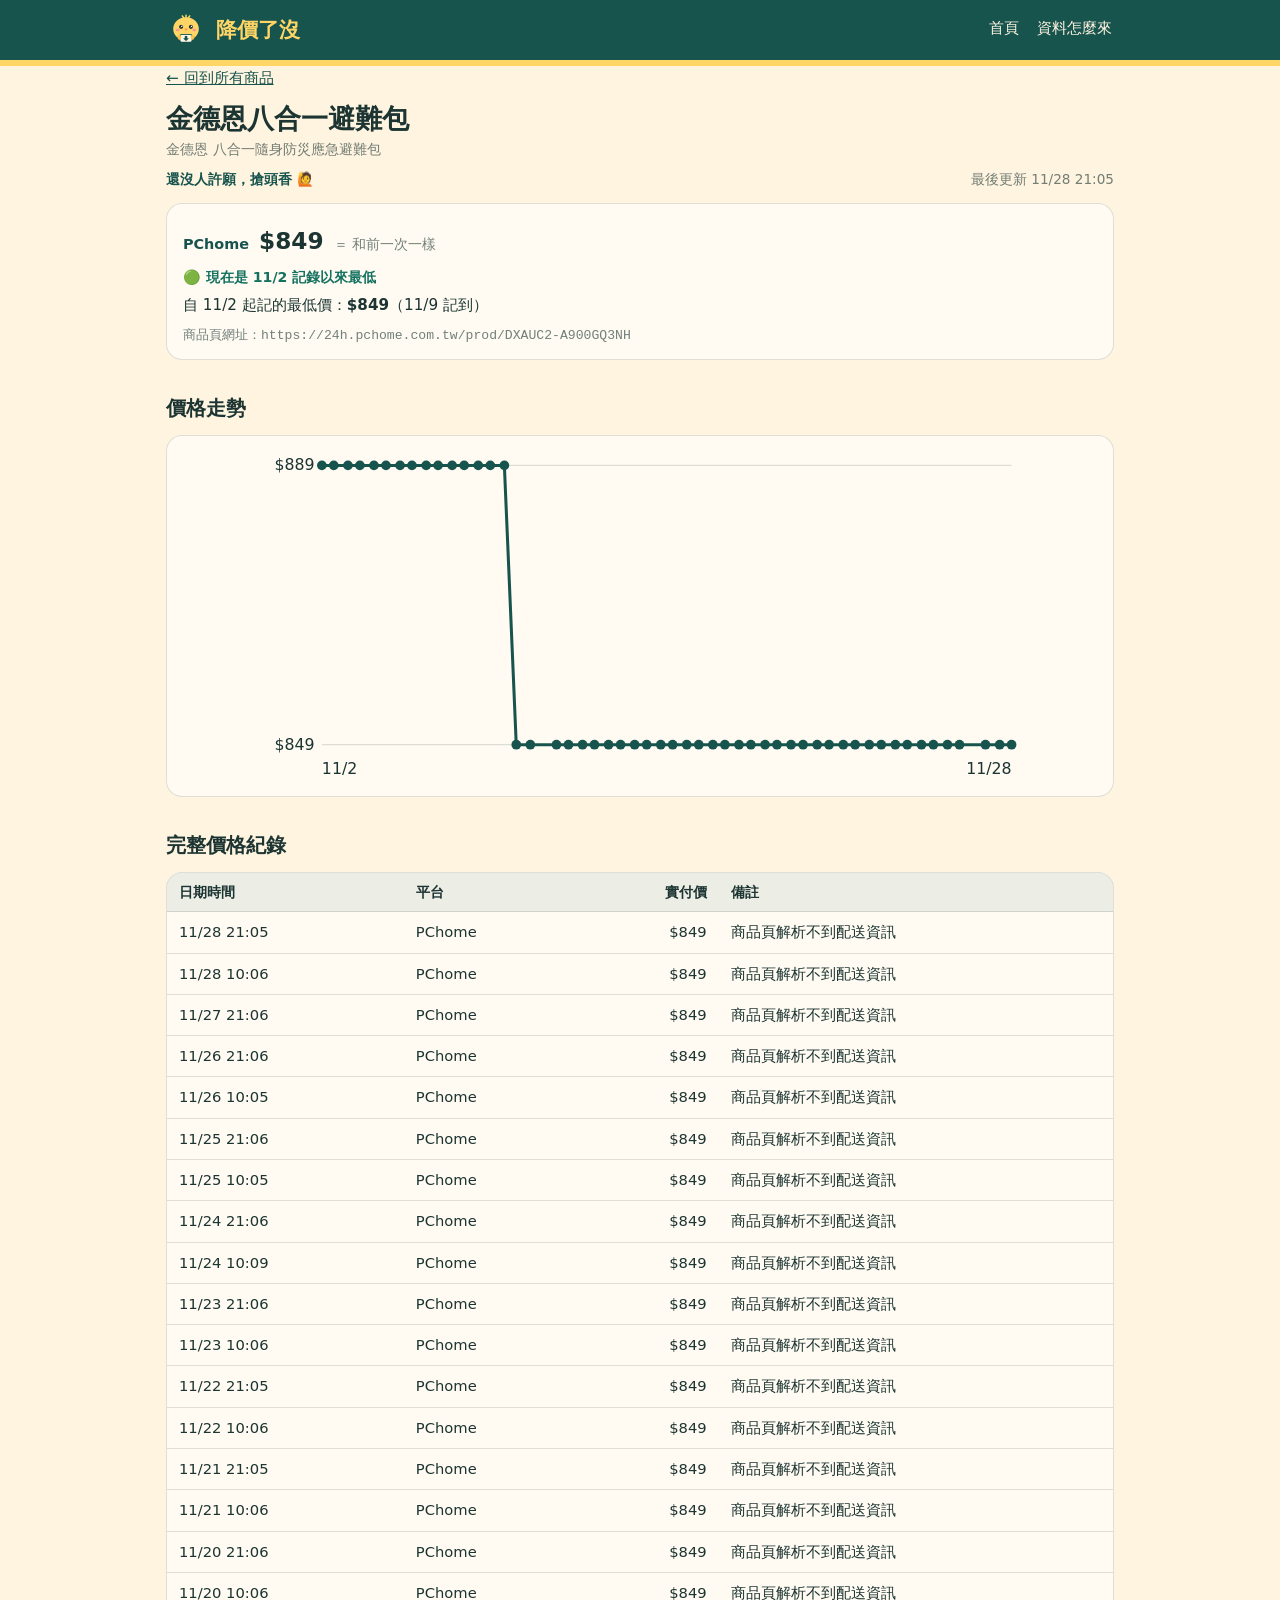
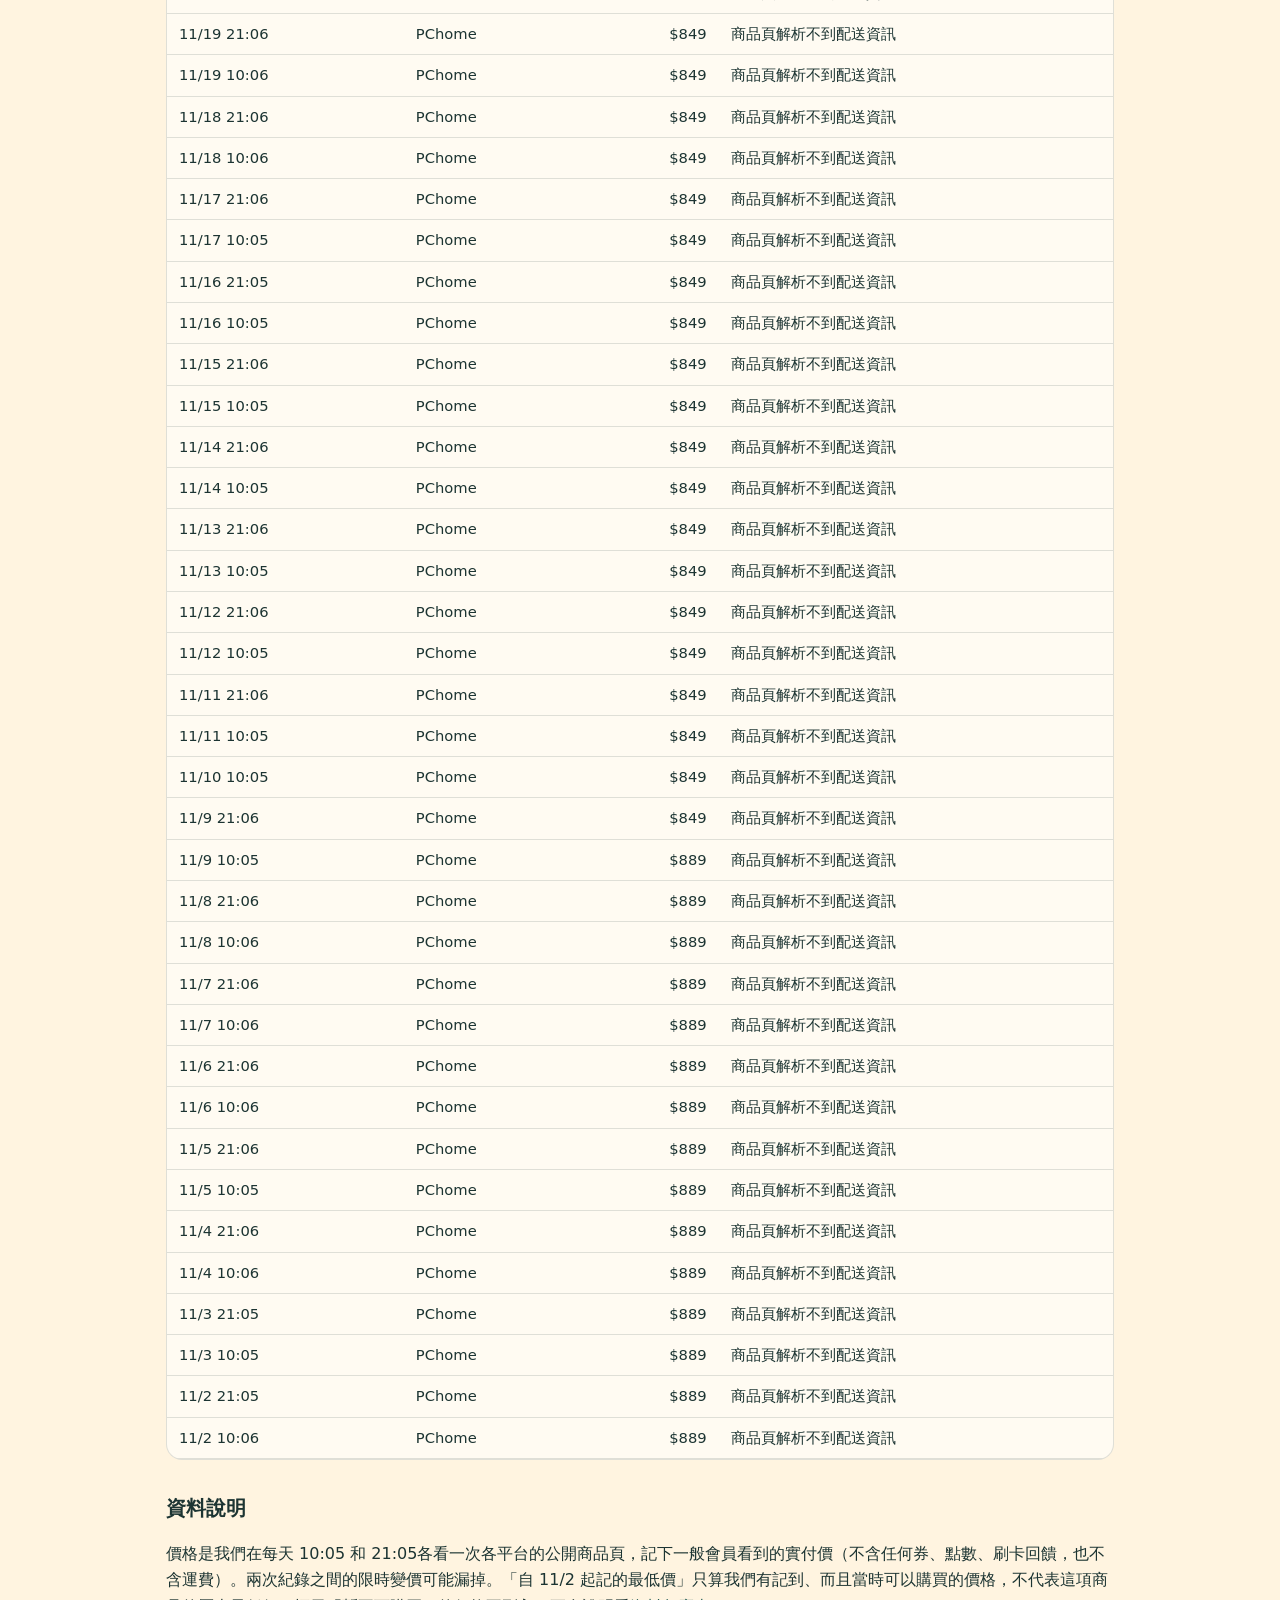
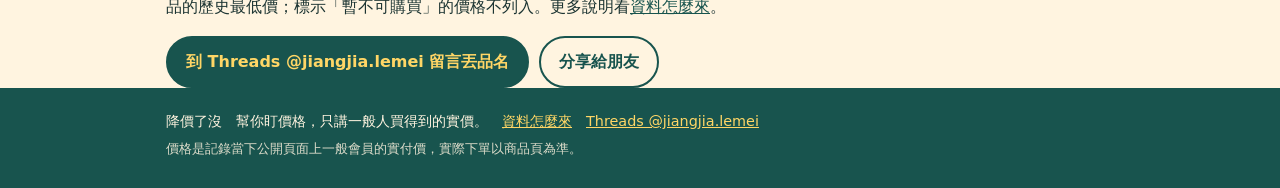
<file: p/bag_kde8.html>
<!doctype html>
<html lang="zh-Hant"><head><meta charset="utf-8"><meta name="viewport" content="width=device-width,initial-scale=1"><title>金德恩八合一避難包 價格走勢｜降價了沒</title><meta name="description" content="金德恩八合一避難包 目前實付價：PChome $849。看價格走勢與自記錄起的最低價。"><meta property="og:type" content="website"><meta property="og:locale" content="zh_TW"><meta property="og:site_name" content="降價了沒"><meta property="og:title" content="金德恩八合一避難包 價格走勢｜降價了沒"><meta property="og:description" content="金德恩八合一避難包 目前實付價：PChome $849。看價格走勢與自記錄起的最低價。"><meta property="og:image" content="https://jiangjia-lemei.github.io/assets/cute-2.png"><meta name="twitter:card" content="summary"><meta property="og:url" content="https://jiangjia-lemei.github.io/p/bag_kde8.html"><link rel="canonical" href="https://jiangjia-lemei.github.io/p/bag_kde8.html"><link rel="icon" href="../assets/logo.png"><link rel="stylesheet" href="../assets/style.css"></head><body><header class="top"><div class="wrap bar"><a class="brand" href="../index.html"><img src="../assets/logo.png" alt="" width="40" height="40"><span>降價了沒</span></a><nav><a href="../index.html">首頁</a><a href="../about.html">資料怎麼來</a></nav></div></header><main class="wrap"><p class="crumb"><a href="../index.html">← 回到所有商品</a></p><section><h1 class="ptitle">金德恩八合一避難包</h1><p class="full">金德恩 八合一隨身防災應急避難包</p><p class="meta"><span class="wishn">還沒人許願，搶頭香 🙋</span><span>最後更新 11/28 21:05</span></p><div class="prices big"><div class="pblock"><div class="prow"><span class="pname">PChome</span><span class="pprice">$849</span><span class="delta flat">＝ 和前一次一樣</span></div><p class="pjudge good">🟢 現在是 11/2 記錄以來最低</p><p class="lowline">自 11/2 起記的最低價：<b>$849</b>（11/9 記到）</p><p class="url">商品頁網址：<code>https://24h.pchome.com.tw/prod/DXAUC2-A900GQ3NH</code></p></div></div></section><section><h2>價格走勢</h2><div class="chartbox"><svg class="chart chart-lg" viewBox="0 0 640 280" role="img" aria-label="金德恩八合一避難包 價格走勢圖" xmlns="http://www.w3.org/2000/svg"><line x1="58" y1="16.0" x2="626" y2="16.0" stroke="#1c3432" stroke-opacity=".15"/><text x="52" y="20.0" text-anchor="end" font-size="13" fill="#1c3432">$889</text><line x1="58" y1="246.0" x2="626" y2="246.0" stroke="#1c3432" stroke-opacity=".15"/><text x="52" y="250.0" text-anchor="end" font-size="13" fill="#1c3432">$849</text><text x="58" y="270" font-size="13" fill="#1c3432">11/2</text><text x="626" y="270" text-anchor="end" font-size="13" fill="#1c3432">11/28</text><polyline points="58.0,16.0 67.8,16.0 79.5,16.0 89.3,16.0 100.9,16.0 110.8,16.0 122.4,16.0 132.2,16.0 143.9,16.0 153.7,16.0 165.3,16.0 175.2,16.0 186.8,16.0 196.7,16.0 208.3,16.0 218.1,246.0 229.7,246.0 251.2,246.0 261.1,246.0 272.7,246.0 282.5,246.0 294.1,246.0 304.0,246.0 315.6,246.0 325.5,246.0 337.1,246.0 346.9,246.0 358.5,246.0 368.4,246.0 380.0,246.0 389.9,246.0 401.5,246.0 411.3,246.0 423.0,246.0 432.8,246.0 444.4,246.0 454.3,246.0 465.9,246.0 475.7,246.0 487.4,246.0 497.2,246.0 508.8,246.0 518.7,246.0 530.3,246.0 540.1,246.0 551.8,246.0 561.6,246.0 573.2,246.0 583.1,246.0 604.5,246.0 616.2,246.0 626.0,246.0" fill="none" stroke="#18544e" stroke-width="2.5" stroke-linejoin="round" stroke-linecap="round"/><g><circle cx="58.0" cy="16.0" r="4.0" fill="#18544e"/><title>PChome 11/2 10:06 $889</title></g><g><circle cx="67.8" cy="16.0" r="4.0" fill="#18544e"/><title>PChome 11/2 21:05 $889</title></g><g><circle cx="79.5" cy="16.0" r="4.0" fill="#18544e"/><title>PChome 11/3 10:05 $889</title></g><g><circle cx="89.3" cy="16.0" r="4.0" fill="#18544e"/><title>PChome 11/3 21:05 $889</title></g><g><circle cx="100.9" cy="16.0" r="4.0" fill="#18544e"/><title>PChome 11/4 10:06 $889</title></g><g><circle cx="110.8" cy="16.0" r="4.0" fill="#18544e"/><title>PChome 11/4 21:06 $889</title></g><g><circle cx="122.4" cy="16.0" r="4.0" fill="#18544e"/><title>PChome 11/5 10:05 $889</title></g><g><circle cx="132.2" cy="16.0" r="4.0" fill="#18544e"/><title>PChome 11/5 21:06 $889</title></g><g><circle cx="143.9" cy="16.0" r="4.0" fill="#18544e"/><title>PChome 11/6 10:06 $889</title></g><g><circle cx="153.7" cy="16.0" r="4.0" fill="#18544e"/><title>PChome 11/6 21:06 $889</title></g><g><circle cx="165.3" cy="16.0" r="4.0" fill="#18544e"/><title>PChome 11/7 10:06 $889</title></g><g><circle cx="175.2" cy="16.0" r="4.0" fill="#18544e"/><title>PChome 11/7 21:06 $889</title></g><g><circle cx="186.8" cy="16.0" r="4.0" fill="#18544e"/><title>PChome 11/8 10:06 $889</title></g><g><circle cx="196.7" cy="16.0" r="4.0" fill="#18544e"/><title>PChome 11/8 21:06 $889</title></g><g><circle cx="208.3" cy="16.0" r="4.0" fill="#18544e"/><title>PChome 11/9 10:05 $889</title></g><g><circle cx="218.1" cy="246.0" r="4.0" fill="#18544e"/><title>PChome 11/9 21:06 $849</title></g><g><circle cx="229.7" cy="246.0" r="4.0" fill="#18544e"/><title>PChome 11/10 10:05 $849</title></g><g><circle cx="251.2" cy="246.0" r="4.0" fill="#18544e"/><title>PChome 11/11 10:05 $849</title></g><g><circle cx="261.1" cy="246.0" r="4.0" fill="#18544e"/><title>PChome 11/11 21:06 $849</title></g><g><circle cx="272.7" cy="246.0" r="4.0" fill="#18544e"/><title>PChome 11/12 10:05 $849</title></g><g><circle cx="282.5" cy="246.0" r="4.0" fill="#18544e"/><title>PChome 11/12 21:06 $849</title></g><g><circle cx="294.1" cy="246.0" r="4.0" fill="#18544e"/><title>PChome 11/13 10:05 $849</title></g><g><circle cx="304.0" cy="246.0" r="4.0" fill="#18544e"/><title>PChome 11/13 21:06 $849</title></g><g><circle cx="315.6" cy="246.0" r="4.0" fill="#18544e"/><title>PChome 11/14 10:05 $849</title></g><g><circle cx="325.5" cy="246.0" r="4.0" fill="#18544e"/><title>PChome 11/14 21:06 $849</title></g><g><circle cx="337.1" cy="246.0" r="4.0" fill="#18544e"/><title>PChome 11/15 10:05 $849</title></g><g><circle cx="346.9" cy="246.0" r="4.0" fill="#18544e"/><title>PChome 11/15 21:06 $849</title></g><g><circle cx="358.5" cy="246.0" r="4.0" fill="#18544e"/><title>PChome 11/16 10:05 $849</title></g><g><circle cx="368.4" cy="246.0" r="4.0" fill="#18544e"/><title>PChome 11/16 21:05 $849</title></g><g><circle cx="380.0" cy="246.0" r="4.0" fill="#18544e"/><title>PChome 11/17 10:05 $849</title></g><g><circle cx="389.9" cy="246.0" r="4.0" fill="#18544e"/><title>PChome 11/17 21:06 $849</title></g><g><circle cx="401.5" cy="246.0" r="4.0" fill="#18544e"/><title>PChome 11/18 10:06 $849</title></g><g><circle cx="411.3" cy="246.0" r="4.0" fill="#18544e"/><title>PChome 11/18 21:06 $849</title></g><g><circle cx="423.0" cy="246.0" r="4.0" fill="#18544e"/><title>PChome 11/19 10:06 $849</title></g><g><circle cx="432.8" cy="246.0" r="4.0" fill="#18544e"/><title>PChome 11/19 21:06 $849</title></g><g><circle cx="444.4" cy="246.0" r="4.0" fill="#18544e"/><title>PChome 11/20 10:06 $849</title></g><g><circle cx="454.3" cy="246.0" r="4.0" fill="#18544e"/><title>PChome 11/20 21:06 $849</title></g><g><circle cx="465.9" cy="246.0" r="4.0" fill="#18544e"/><title>PChome 11/21 10:06 $849</title></g><g><circle cx="475.7" cy="246.0" r="4.0" fill="#18544e"/><title>PChome 11/21 21:05 $849</title></g><g><circle cx="487.4" cy="246.0" r="4.0" fill="#18544e"/><title>PChome 11/22 10:06 $849</title></g><g><circle cx="497.2" cy="246.0" r="4.0" fill="#18544e"/><title>PChome 11/22 21:05 $849</title></g><g><circle cx="508.8" cy="246.0" r="4.0" fill="#18544e"/><title>PChome 11/23 10:06 $849</title></g><g><circle cx="518.7" cy="246.0" r="4.0" fill="#18544e"/><title>PChome 11/23 21:06 $849</title></g><g><circle cx="530.3" cy="246.0" r="4.0" fill="#18544e"/><title>PChome 11/24 10:09 $849</title></g><g><circle cx="540.1" cy="246.0" r="4.0" fill="#18544e"/><title>PChome 11/24 21:06 $849</title></g><g><circle cx="551.8" cy="246.0" r="4.0" fill="#18544e"/><title>PChome 11/25 10:05 $849</title></g><g><circle cx="561.6" cy="246.0" r="4.0" fill="#18544e"/><title>PChome 11/25 21:06 $849</title></g><g><circle cx="573.2" cy="246.0" r="4.0" fill="#18544e"/><title>PChome 11/26 10:05 $849</title></g><g><circle cx="583.1" cy="246.0" r="4.0" fill="#18544e"/><title>PChome 11/26 21:06 $849</title></g><g><circle cx="604.5" cy="246.0" r="4.0" fill="#18544e"/><title>PChome 11/27 21:06 $849</title></g><g><circle cx="616.2" cy="246.0" r="4.0" fill="#18544e"/><title>PChome 11/28 10:06 $849</title></g><g><circle cx="626.0" cy="246.0" r="4.0" fill="#18544e"/><title>PChome 11/28 21:05 $849</title></g></svg></div></section><section><h2>完整價格紀錄</h2><div class="tablewrap"><table><thead><tr><th>日期時間</th><th>平台</th><th class="num">實付價</th><th>備註</th></tr></thead><tbody><tr><td>11/28 21:05</td><td>PChome</td><td class="num">$849</td><td>商品頁解析不到配送資訊</td></tr><tr><td>11/28 10:06</td><td>PChome</td><td class="num">$849</td><td>商品頁解析不到配送資訊</td></tr><tr><td>11/27 21:06</td><td>PChome</td><td class="num">$849</td><td>商品頁解析不到配送資訊</td></tr><tr><td>11/26 21:06</td><td>PChome</td><td class="num">$849</td><td>商品頁解析不到配送資訊</td></tr><tr><td>11/26 10:05</td><td>PChome</td><td class="num">$849</td><td>商品頁解析不到配送資訊</td></tr><tr><td>11/25 21:06</td><td>PChome</td><td class="num">$849</td><td>商品頁解析不到配送資訊</td></tr><tr><td>11/25 10:05</td><td>PChome</td><td class="num">$849</td><td>商品頁解析不到配送資訊</td></tr><tr><td>11/24 21:06</td><td>PChome</td><td class="num">$849</td><td>商品頁解析不到配送資訊</td></tr><tr><td>11/24 10:09</td><td>PChome</td><td class="num">$849</td><td>商品頁解析不到配送資訊</td></tr><tr><td>11/23 21:06</td><td>PChome</td><td class="num">$849</td><td>商品頁解析不到配送資訊</td></tr><tr><td>11/23 10:06</td><td>PChome</td><td class="num">$849</td><td>商品頁解析不到配送資訊</td></tr><tr><td>11/22 21:05</td><td>PChome</td><td class="num">$849</td><td>商品頁解析不到配送資訊</td></tr><tr><td>11/22 10:06</td><td>PChome</td><td class="num">$849</td><td>商品頁解析不到配送資訊</td></tr><tr><td>11/21 21:05</td><td>PChome</td><td class="num">$849</td><td>商品頁解析不到配送資訊</td></tr><tr><td>11/21 10:06</td><td>PChome</td><td class="num">$849</td><td>商品頁解析不到配送資訊</td></tr><tr><td>11/20 21:06</td><td>PChome</td><td class="num">$849</td><td>商品頁解析不到配送資訊</td></tr><tr><td>11/20 10:06</td><td>PChome</td><td class="num">$849</td><td>商品頁解析不到配送資訊</td></tr><tr><td>11/19 21:06</td><td>PChome</td><td class="num">$849</td><td>商品頁解析不到配送資訊</td></tr><tr><td>11/19 10:06</td><td>PChome</td><td class="num">$849</td><td>商品頁解析不到配送資訊</td></tr><tr><td>11/18 21:06</td><td>PChome</td><td class="num">$849</td><td>商品頁解析不到配送資訊</td></tr><tr><td>11/18 10:06</td><td>PChome</td><td class="num">$849</td><td>商品頁解析不到配送資訊</td></tr><tr><td>11/17 21:06</td><td>PChome</td><td class="num">$849</td><td>商品頁解析不到配送資訊</td></tr><tr><td>11/17 10:05</td><td>PChome</td><td class="num">$849</td><td>商品頁解析不到配送資訊</td></tr><tr><td>11/16 21:05</td><td>PChome</td><td class="num">$849</td><td>商品頁解析不到配送資訊</td></tr><tr><td>11/16 10:05</td><td>PChome</td><td class="num">$849</td><td>商品頁解析不到配送資訊</td></tr><tr><td>11/15 21:06</td><td>PChome</td><td class="num">$849</td><td>商品頁解析不到配送資訊</td></tr><tr><td>11/15 10:05</td><td>PChome</td><td class="num">$849</td><td>商品頁解析不到配送資訊</td></tr><tr><td>11/14 21:06</td><td>PChome</td><td class="num">$849</td><td>商品頁解析不到配送資訊</td></tr><tr><td>11/14 10:05</td><td>PChome</td><td class="num">$849</td><td>商品頁解析不到配送資訊</td></tr><tr><td>11/13 21:06</td><td>PChome</td><td class="num">$849</td><td>商品頁解析不到配送資訊</td></tr><tr><td>11/13 10:05</td><td>PChome</td><td class="num">$849</td><td>商品頁解析不到配送資訊</td></tr><tr><td>11/12 21:06</td><td>PChome</td><td class="num">$849</td><td>商品頁解析不到配送資訊</td></tr><tr><td>11/12 10:05</td><td>PChome</td><td class="num">$849</td><td>商品頁解析不到配送資訊</td></tr><tr><td>11/11 21:06</td><td>PChome</td><td class="num">$849</td><td>商品頁解析不到配送資訊</td></tr><tr><td>11/11 10:05</td><td>PChome</td><td class="num">$849</td><td>商品頁解析不到配送資訊</td></tr><tr><td>11/10 10:05</td><td>PChome</td><td class="num">$849</td><td>商品頁解析不到配送資訊</td></tr><tr><td>11/9 21:06</td><td>PChome</td><td class="num">$849</td><td>商品頁解析不到配送資訊</td></tr><tr><td>11/9 10:05</td><td>PChome</td><td class="num">$889</td><td>商品頁解析不到配送資訊</td></tr><tr><td>11/8 21:06</td><td>PChome</td><td class="num">$889</td><td>商品頁解析不到配送資訊</td></tr><tr><td>11/8 10:06</td><td>PChome</td><td class="num">$889</td><td>商品頁解析不到配送資訊</td></tr><tr><td>11/7 21:06</td><td>PChome</td><td class="num">$889</td><td>商品頁解析不到配送資訊</td></tr><tr><td>11/7 10:06</td><td>PChome</td><td class="num">$889</td><td>商品頁解析不到配送資訊</td></tr><tr><td>11/6 21:06</td><td>PChome</td><td class="num">$889</td><td>商品頁解析不到配送資訊</td></tr><tr><td>11/6 10:06</td><td>PChome</td><td class="num">$889</td><td>商品頁解析不到配送資訊</td></tr><tr><td>11/5 21:06</td><td>PChome</td><td class="num">$889</td><td>商品頁解析不到配送資訊</td></tr><tr><td>11/5 10:05</td><td>PChome</td><td class="num">$889</td><td>商品頁解析不到配送資訊</td></tr><tr><td>11/4 21:06</td><td>PChome</td><td class="num">$889</td><td>商品頁解析不到配送資訊</td></tr><tr><td>11/4 10:06</td><td>PChome</td><td class="num">$889</td><td>商品頁解析不到配送資訊</td></tr><tr><td>11/3 21:05</td><td>PChome</td><td class="num">$889</td><td>商品頁解析不到配送資訊</td></tr><tr><td>11/3 10:05</td><td>PChome</td><td class="num">$889</td><td>商品頁解析不到配送資訊</td></tr><tr><td>11/2 21:05</td><td>PChome</td><td class="num">$889</td><td>商品頁解析不到配送資訊</td></tr><tr><td>11/2 10:06</td><td>PChome</td><td class="num">$889</td><td>商品頁解析不到配送資訊</td></tr></tbody></table></div></section><section class="howto"><h2>資料說明</h2><p>價格是我們在每天 10:05 和 21:05各看一次各平台的公開商品頁，記下一般會員看到的實付價（不含任何券、點數、刷卡回饋，也不含運費）。兩次紀錄之間的限時變價可能漏掉。「自 11/2 起記的最低價」只算我們有記到、而且當時可以購買的價格，不代表這項商品的歷史最低價；標示「暫不可購買」的價格不列入。更多說明看<a href="../about.html">資料怎麼來</a>。</p></section><section><div class="actions"><a class="btn primary" href="https://www.threads.com/@jiangjia.lemei" target="_blank" rel="noopener">到 Threads @jiangjia.lemei 留言丟品名</a><button type="button" class="btn ghost" data-share>分享給朋友</button></div></section></main><footer><div class="wrap"><p>降價了沒　幫你盯價格，只講一般人買得到的實價。　<a href="../about.html">資料怎麼來</a>　<a href="https://www.threads.com/@jiangjia.lemei" target="_blank" rel="noopener">Threads @jiangjia.lemei</a></p><p class="small">價格是記錄當下公開頁面上一般會員的實付價，實際下單以商品頁為準。</p></div></footer><script src="../assets/app.js"></script></body></html>
</file>
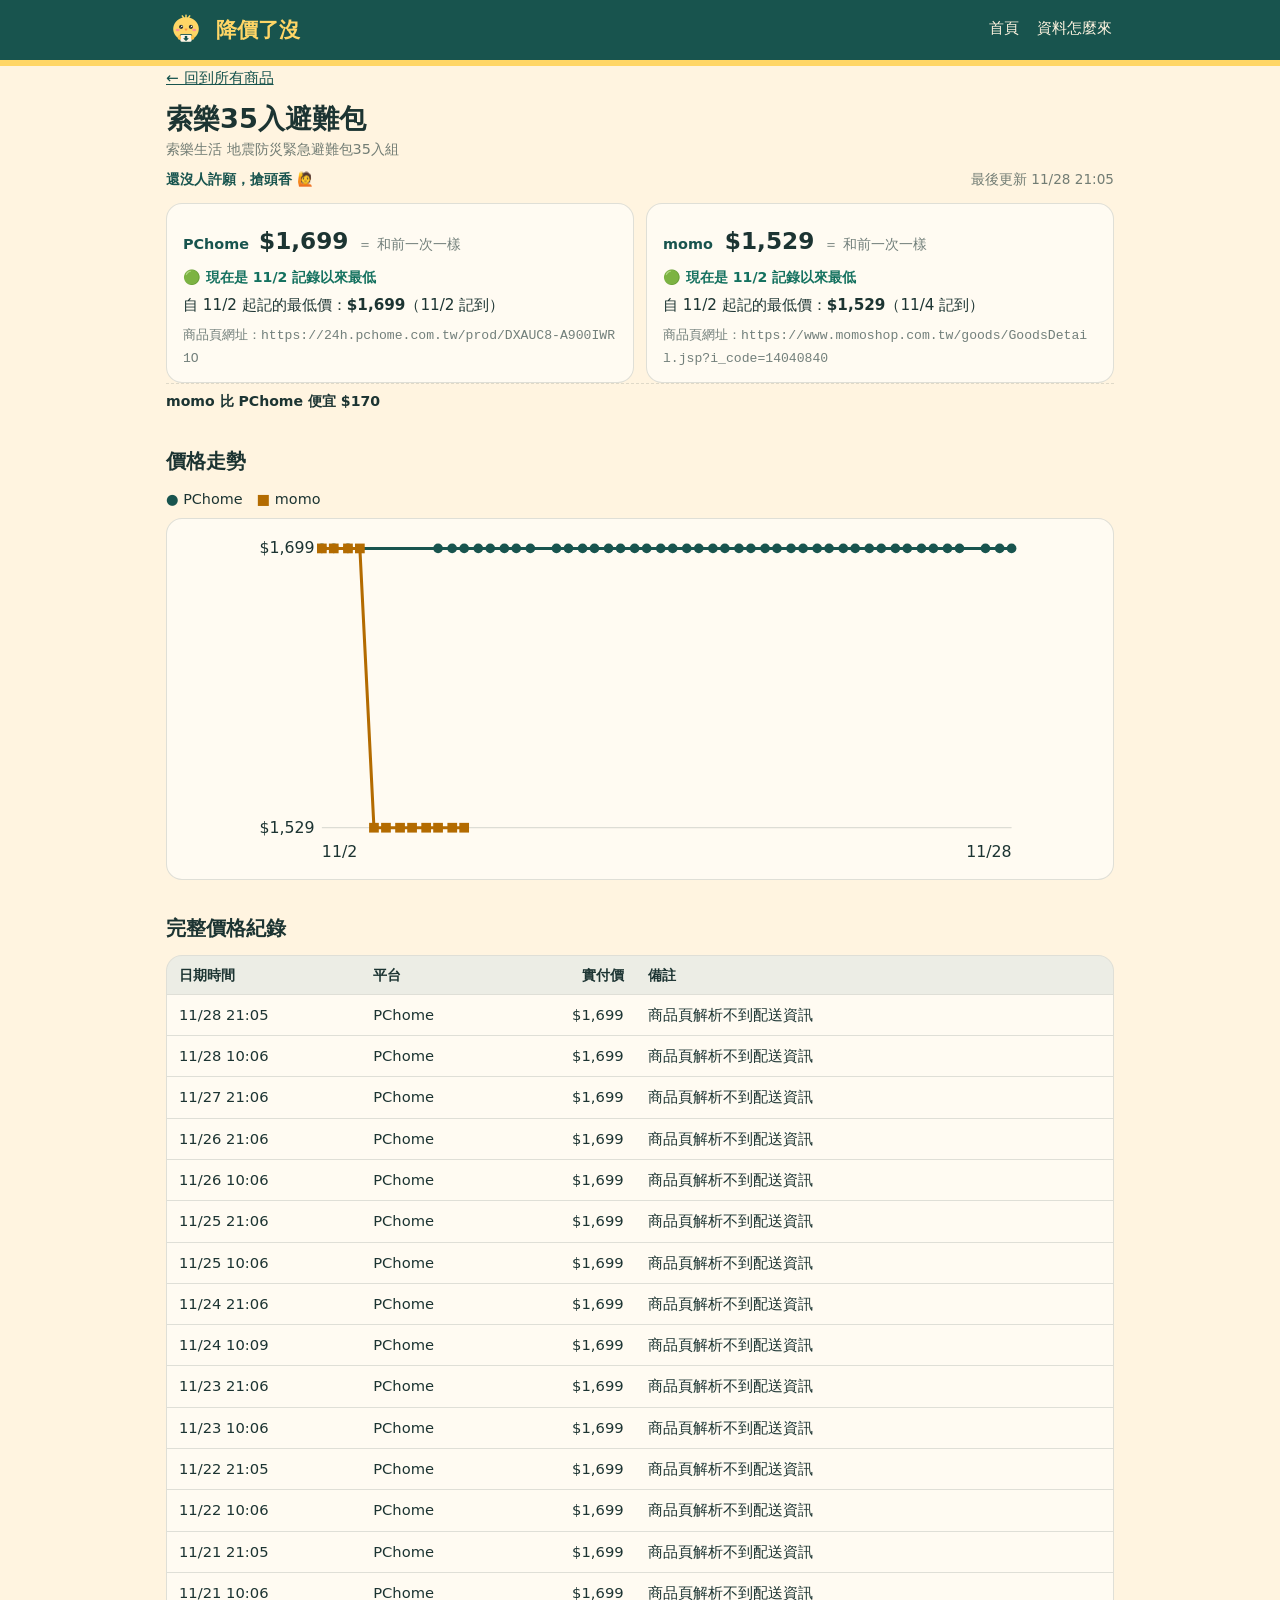
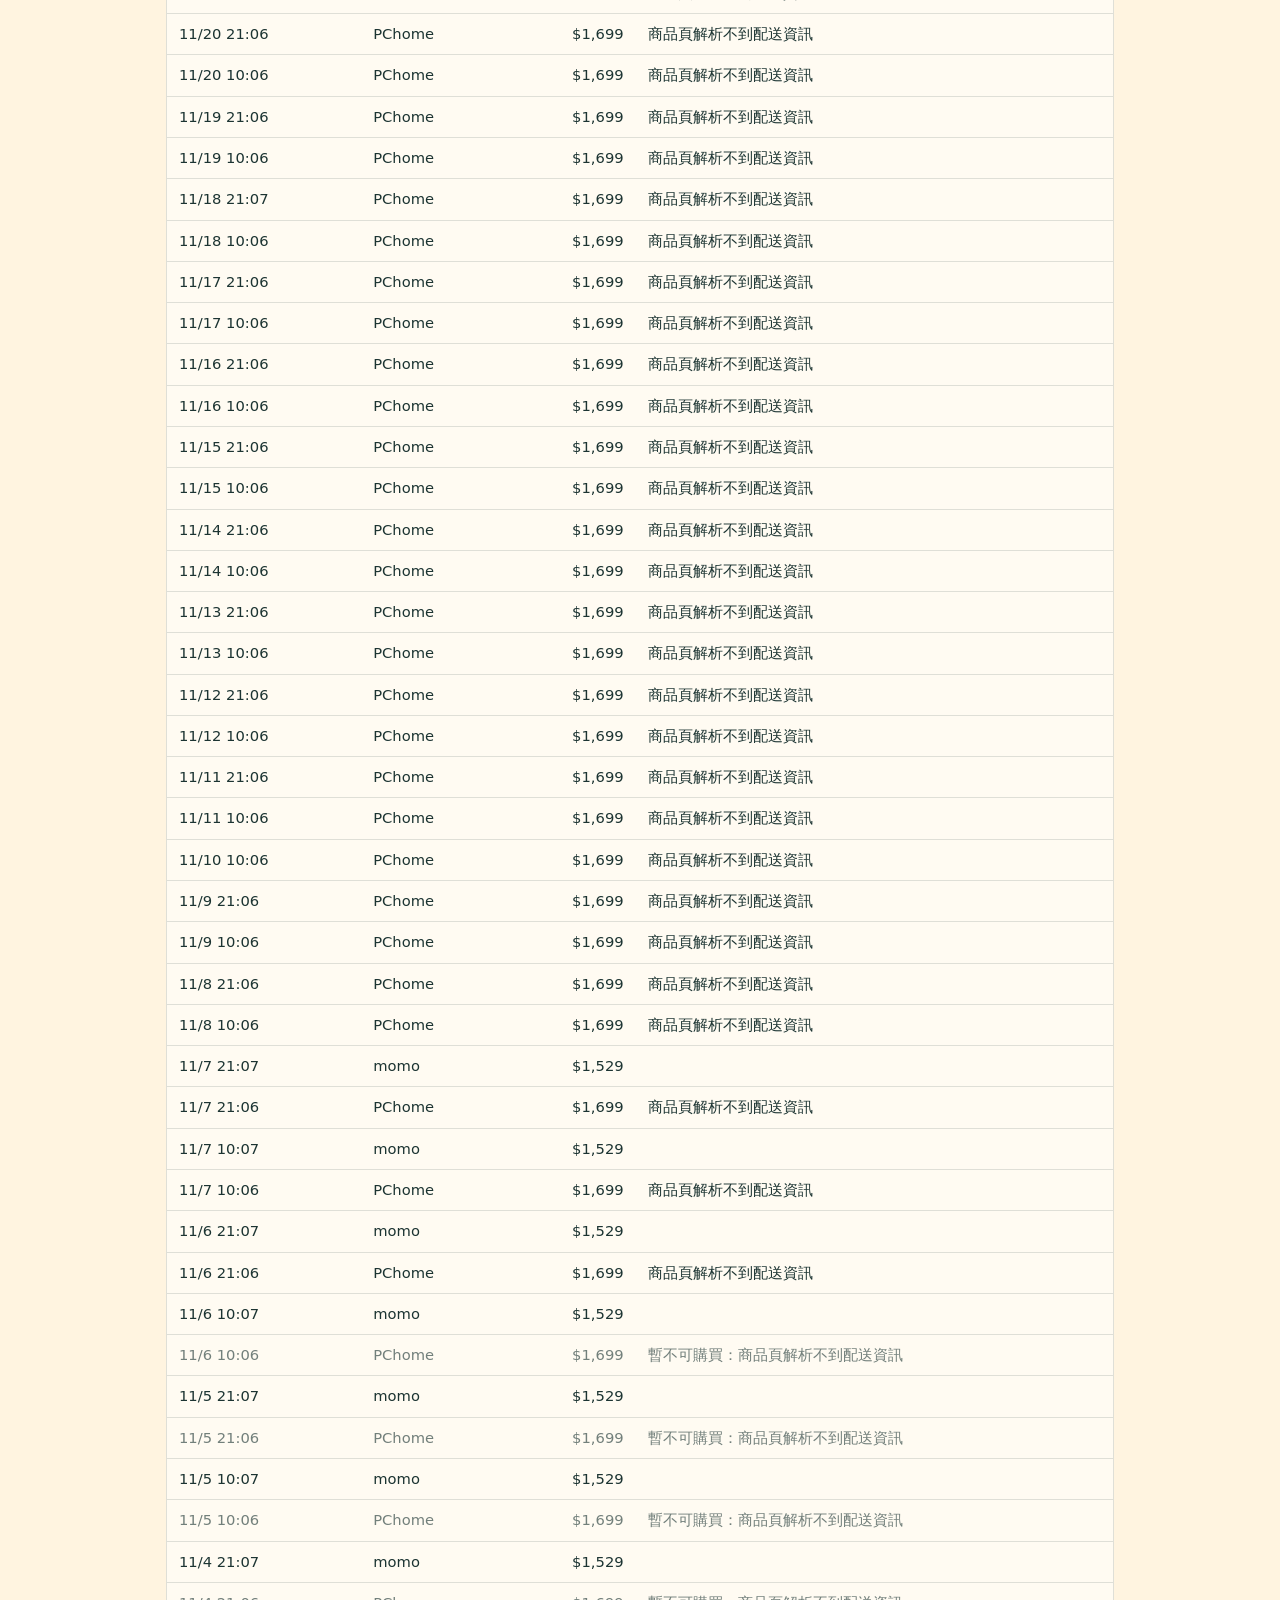
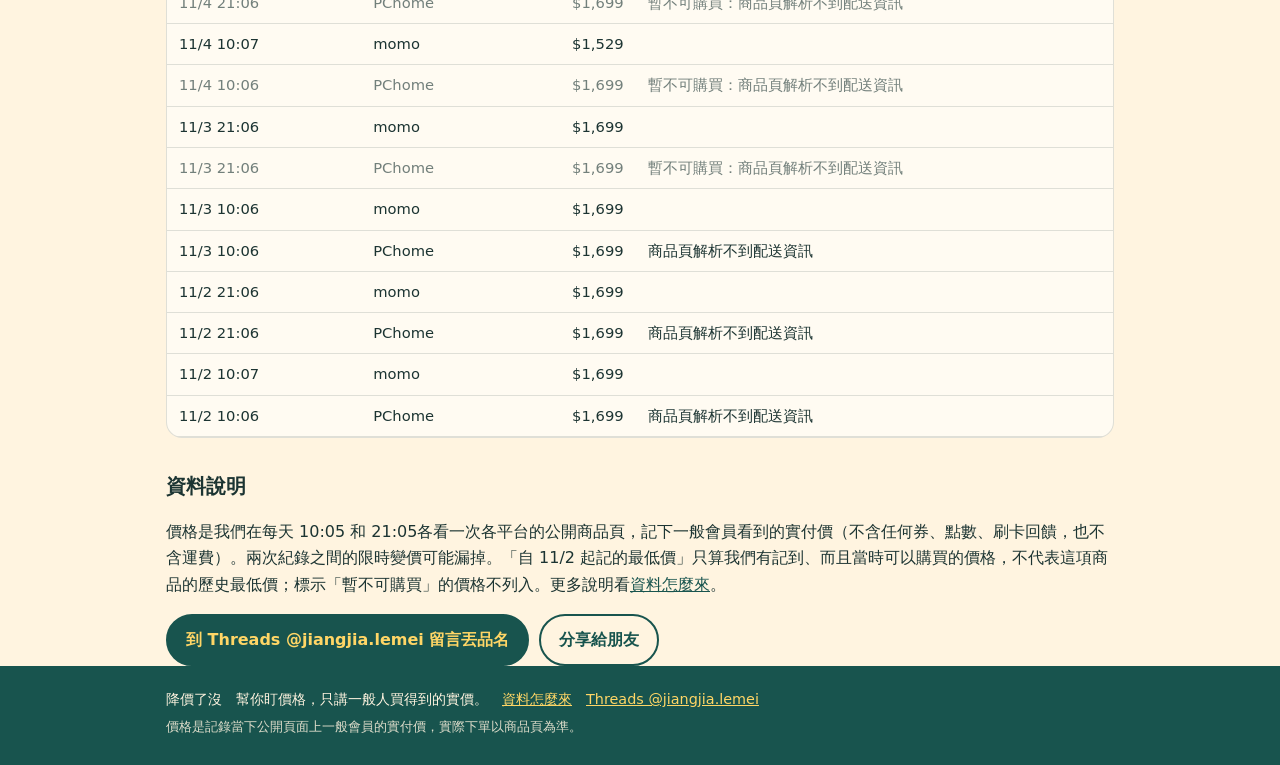
<file: p/bag_solar35.html>
<!doctype html>
<html lang="zh-Hant"><head><meta charset="utf-8"><meta name="viewport" content="width=device-width,initial-scale=1"><title>索樂35入避難包 價格走勢｜降價了沒</title><meta name="description" content="索樂35入避難包 目前實付價：PChome $1,699、momo $1,529。看價格走勢與自記錄起的最低價。"><meta property="og:type" content="website"><meta property="og:locale" content="zh_TW"><meta property="og:site_name" content="降價了沒"><meta property="og:title" content="索樂35入避難包 價格走勢｜降價了沒"><meta property="og:description" content="索樂35入避難包 目前實付價：PChome $1,699、momo $1,529。看價格走勢與自記錄起的最低價。"><meta property="og:image" content="https://jiangjia-lemei.github.io/assets/cute-2.png"><meta name="twitter:card" content="summary"><meta property="og:url" content="https://jiangjia-lemei.github.io/p/bag_solar35.html"><link rel="canonical" href="https://jiangjia-lemei.github.io/p/bag_solar35.html"><link rel="icon" href="../assets/logo.png"><link rel="stylesheet" href="../assets/style.css"></head><body><header class="top"><div class="wrap bar"><a class="brand" href="../index.html"><img src="../assets/logo.png" alt="" width="40" height="40"><span>降價了沒</span></a><nav><a href="../index.html">首頁</a><a href="../about.html">資料怎麼來</a></nav></div></header><main class="wrap"><p class="crumb"><a href="../index.html">← 回到所有商品</a></p><section><h1 class="ptitle">索樂35入避難包</h1><p class="full">索樂生活 地震防災緊急避難包35入組</p><p class="meta"><span class="wishn">還沒人許願，搶頭香 🙋</span><span>最後更新 11/28 21:05</span></p><div class="prices big"><div class="pblock"><div class="prow"><span class="pname">PChome</span><span class="pprice">$1,699</span><span class="delta flat">＝ 和前一次一樣</span></div><p class="pjudge good">🟢 現在是 11/2 記錄以來最低</p><p class="lowline">自 11/2 起記的最低價：<b>$1,699</b>（11/2 記到）</p><p class="url">商品頁網址：<code>https://24h.pchome.com.tw/prod/DXAUC8-A900IWR1O</code></p></div><div class="pblock"><div class="prow"><span class="pname">momo</span><span class="pprice">$1,529</span><span class="delta flat">＝ 和前一次一樣</span></div><p class="pjudge good">🟢 現在是 11/2 記錄以來最低</p><p class="lowline">自 11/2 起記的最低價：<b>$1,529</b>（11/4 記到）</p><p class="url">商品頁網址：<code>https://www.momoshop.com.tw/goods/GoodsDetail.jsp?i_code=14040840</code></p></div></div><p class="pjudge cmp">momo 比 PChome 便宜 $170</p></section><section><h2>價格走勢</h2><p class="legend"><span style="color:#18544e">●</span> PChome　<span style="color:#b36b00">■</span> momo</p><div class="chartbox"><svg class="chart chart-lg" viewBox="0 0 640 280" role="img" aria-label="索樂35入避難包 價格走勢圖" xmlns="http://www.w3.org/2000/svg"><line x1="58" y1="16.0" x2="626" y2="16.0" stroke="#1c3432" stroke-opacity=".15"/><text x="52" y="20.0" text-anchor="end" font-size="13" fill="#1c3432">$1,699</text><line x1="58" y1="246.0" x2="626" y2="246.0" stroke="#1c3432" stroke-opacity=".15"/><text x="52" y="250.0" text-anchor="end" font-size="13" fill="#1c3432">$1,529</text><text x="58" y="270" font-size="13" fill="#1c3432">11/2</text><text x="626" y="270" text-anchor="end" font-size="13" fill="#1c3432">11/28</text><polyline points="58.0,16.0 67.8,16.0 79.5,16.0 153.7,16.0 165.3,16.0 175.2,16.0 186.8,16.0 196.7,16.0 208.3,16.0 218.1,16.0 229.7,16.0 251.2,16.0 261.1,16.0 272.7,16.0 282.5,16.0 294.1,16.0 304.0,16.0 315.6,16.0 325.5,16.0 337.1,16.0 346.9,16.0 358.5,16.0 368.4,16.0 380.0,16.0 389.9,16.0 401.5,16.0 411.3,16.0 423.0,16.0 432.8,16.0 444.4,16.0 454.3,16.0 465.9,16.0 475.7,16.0 487.4,16.0 497.2,16.0 508.8,16.0 518.7,16.0 530.3,16.0 540.1,16.0 551.8,16.0 561.6,16.0 573.2,16.0 583.1,16.0 604.5,16.0 616.2,16.0 626.0,16.0" fill="none" stroke="#18544e" stroke-width="2.5" stroke-linejoin="round" stroke-linecap="round"/><g><circle cx="58.0" cy="16.0" r="4.0" fill="#18544e"/><title>PChome 11/2 10:06 $1,699</title></g><g><circle cx="67.8" cy="16.0" r="4.0" fill="#18544e"/><title>PChome 11/2 21:06 $1,699</title></g><g><circle cx="79.5" cy="16.0" r="4.0" fill="#18544e"/><title>PChome 11/3 10:06 $1,699</title></g><g><circle cx="153.7" cy="16.0" r="4.0" fill="#18544e"/><title>PChome 11/6 21:06 $1,699</title></g><g><circle cx="165.3" cy="16.0" r="4.0" fill="#18544e"/><title>PChome 11/7 10:06 $1,699</title></g><g><circle cx="175.2" cy="16.0" r="4.0" fill="#18544e"/><title>PChome 11/7 21:06 $1,699</title></g><g><circle cx="186.8" cy="16.0" r="4.0" fill="#18544e"/><title>PChome 11/8 10:06 $1,699</title></g><g><circle cx="196.7" cy="16.0" r="4.0" fill="#18544e"/><title>PChome 11/8 21:06 $1,699</title></g><g><circle cx="208.3" cy="16.0" r="4.0" fill="#18544e"/><title>PChome 11/9 10:06 $1,699</title></g><g><circle cx="218.1" cy="16.0" r="4.0" fill="#18544e"/><title>PChome 11/9 21:06 $1,699</title></g><g><circle cx="229.7" cy="16.0" r="4.0" fill="#18544e"/><title>PChome 11/10 10:06 $1,699</title></g><g><circle cx="251.2" cy="16.0" r="4.0" fill="#18544e"/><title>PChome 11/11 10:06 $1,699</title></g><g><circle cx="261.1" cy="16.0" r="4.0" fill="#18544e"/><title>PChome 11/11 21:06 $1,699</title></g><g><circle cx="272.7" cy="16.0" r="4.0" fill="#18544e"/><title>PChome 11/12 10:06 $1,699</title></g><g><circle cx="282.5" cy="16.0" r="4.0" fill="#18544e"/><title>PChome 11/12 21:06 $1,699</title></g><g><circle cx="294.1" cy="16.0" r="4.0" fill="#18544e"/><title>PChome 11/13 10:06 $1,699</title></g><g><circle cx="304.0" cy="16.0" r="4.0" fill="#18544e"/><title>PChome 11/13 21:06 $1,699</title></g><g><circle cx="315.6" cy="16.0" r="4.0" fill="#18544e"/><title>PChome 11/14 10:06 $1,699</title></g><g><circle cx="325.5" cy="16.0" r="4.0" fill="#18544e"/><title>PChome 11/14 21:06 $1,699</title></g><g><circle cx="337.1" cy="16.0" r="4.0" fill="#18544e"/><title>PChome 11/15 10:06 $1,699</title></g><g><circle cx="346.9" cy="16.0" r="4.0" fill="#18544e"/><title>PChome 11/15 21:06 $1,699</title></g><g><circle cx="358.5" cy="16.0" r="4.0" fill="#18544e"/><title>PChome 11/16 10:06 $1,699</title></g><g><circle cx="368.4" cy="16.0" r="4.0" fill="#18544e"/><title>PChome 11/16 21:06 $1,699</title></g><g><circle cx="380.0" cy="16.0" r="4.0" fill="#18544e"/><title>PChome 11/17 10:06 $1,699</title></g><g><circle cx="389.9" cy="16.0" r="4.0" fill="#18544e"/><title>PChome 11/17 21:06 $1,699</title></g><g><circle cx="401.5" cy="16.0" r="4.0" fill="#18544e"/><title>PChome 11/18 10:06 $1,699</title></g><g><circle cx="411.3" cy="16.0" r="4.0" fill="#18544e"/><title>PChome 11/18 21:07 $1,699</title></g><g><circle cx="423.0" cy="16.0" r="4.0" fill="#18544e"/><title>PChome 11/19 10:06 $1,699</title></g><g><circle cx="432.8" cy="16.0" r="4.0" fill="#18544e"/><title>PChome 11/19 21:06 $1,699</title></g><g><circle cx="444.4" cy="16.0" r="4.0" fill="#18544e"/><title>PChome 11/20 10:06 $1,699</title></g><g><circle cx="454.3" cy="16.0" r="4.0" fill="#18544e"/><title>PChome 11/20 21:06 $1,699</title></g><g><circle cx="465.9" cy="16.0" r="4.0" fill="#18544e"/><title>PChome 11/21 10:06 $1,699</title></g><g><circle cx="475.7" cy="16.0" r="4.0" fill="#18544e"/><title>PChome 11/21 21:05 $1,699</title></g><g><circle cx="487.4" cy="16.0" r="4.0" fill="#18544e"/><title>PChome 11/22 10:06 $1,699</title></g><g><circle cx="497.2" cy="16.0" r="4.0" fill="#18544e"/><title>PChome 11/22 21:05 $1,699</title></g><g><circle cx="508.8" cy="16.0" r="4.0" fill="#18544e"/><title>PChome 11/23 10:06 $1,699</title></g><g><circle cx="518.7" cy="16.0" r="4.0" fill="#18544e"/><title>PChome 11/23 21:06 $1,699</title></g><g><circle cx="530.3" cy="16.0" r="4.0" fill="#18544e"/><title>PChome 11/24 10:09 $1,699</title></g><g><circle cx="540.1" cy="16.0" r="4.0" fill="#18544e"/><title>PChome 11/24 21:06 $1,699</title></g><g><circle cx="551.8" cy="16.0" r="4.0" fill="#18544e"/><title>PChome 11/25 10:06 $1,699</title></g><g><circle cx="561.6" cy="16.0" r="4.0" fill="#18544e"/><title>PChome 11/25 21:06 $1,699</title></g><g><circle cx="573.2" cy="16.0" r="4.0" fill="#18544e"/><title>PChome 11/26 10:06 $1,699</title></g><g><circle cx="583.1" cy="16.0" r="4.0" fill="#18544e"/><title>PChome 11/26 21:06 $1,699</title></g><g><circle cx="604.5" cy="16.0" r="4.0" fill="#18544e"/><title>PChome 11/27 21:06 $1,699</title></g><g><circle cx="616.2" cy="16.0" r="4.0" fill="#18544e"/><title>PChome 11/28 10:06 $1,699</title></g><g><circle cx="626.0" cy="16.0" r="4.0" fill="#18544e"/><title>PChome 11/28 21:05 $1,699</title></g><polyline points="58.0,16.0 67.8,16.0 79.5,16.0 89.3,16.0 100.9,246.0 110.8,246.0 122.4,246.0 132.3,246.0 143.9,246.0 153.7,246.0 165.4,246.0 175.2,246.0" fill="none" stroke="#b36b00" stroke-width="2.5" stroke-linejoin="round" stroke-linecap="round"/><g><rect x="54.0" y="12.0" width="8.0" height="8.0" fill="#b36b00"/><title>momo 11/2 10:07 $1,699</title></g><g><rect x="63.8" y="12.0" width="8.0" height="8.0" fill="#b36b00"/><title>momo 11/2 21:06 $1,699</title></g><g><rect x="75.5" y="12.0" width="8.0" height="8.0" fill="#b36b00"/><title>momo 11/3 10:06 $1,699</title></g><g><rect x="85.3" y="12.0" width="8.0" height="8.0" fill="#b36b00"/><title>momo 11/3 21:06 $1,699</title></g><g><rect x="96.9" y="242.0" width="8.0" height="8.0" fill="#b36b00"/><title>momo 11/4 10:07 $1,529</title></g><g><rect x="106.8" y="242.0" width="8.0" height="8.0" fill="#b36b00"/><title>momo 11/4 21:07 $1,529</title></g><g><rect x="118.4" y="242.0" width="8.0" height="8.0" fill="#b36b00"/><title>momo 11/5 10:07 $1,529</title></g><g><rect x="128.3" y="242.0" width="8.0" height="8.0" fill="#b36b00"/><title>momo 11/5 21:07 $1,529</title></g><g><rect x="139.9" y="242.0" width="8.0" height="8.0" fill="#b36b00"/><title>momo 11/6 10:07 $1,529</title></g><g><rect x="149.7" y="242.0" width="8.0" height="8.0" fill="#b36b00"/><title>momo 11/6 21:07 $1,529</title></g><g><rect x="161.4" y="242.0" width="8.0" height="8.0" fill="#b36b00"/><title>momo 11/7 10:07 $1,529</title></g><g><rect x="171.2" y="242.0" width="8.0" height="8.0" fill="#b36b00"/><title>momo 11/7 21:07 $1,529</title></g></svg></div></section><section><h2>完整價格紀錄</h2><div class="tablewrap"><table><thead><tr><th>日期時間</th><th>平台</th><th class="num">實付價</th><th>備註</th></tr></thead><tbody><tr><td>11/28 21:05</td><td>PChome</td><td class="num">$1,699</td><td>商品頁解析不到配送資訊</td></tr><tr><td>11/28 10:06</td><td>PChome</td><td class="num">$1,699</td><td>商品頁解析不到配送資訊</td></tr><tr><td>11/27 21:06</td><td>PChome</td><td class="num">$1,699</td><td>商品頁解析不到配送資訊</td></tr><tr><td>11/26 21:06</td><td>PChome</td><td class="num">$1,699</td><td>商品頁解析不到配送資訊</td></tr><tr><td>11/26 10:06</td><td>PChome</td><td class="num">$1,699</td><td>商品頁解析不到配送資訊</td></tr><tr><td>11/25 21:06</td><td>PChome</td><td class="num">$1,699</td><td>商品頁解析不到配送資訊</td></tr><tr><td>11/25 10:06</td><td>PChome</td><td class="num">$1,699</td><td>商品頁解析不到配送資訊</td></tr><tr><td>11/24 21:06</td><td>PChome</td><td class="num">$1,699</td><td>商品頁解析不到配送資訊</td></tr><tr><td>11/24 10:09</td><td>PChome</td><td class="num">$1,699</td><td>商品頁解析不到配送資訊</td></tr><tr><td>11/23 21:06</td><td>PChome</td><td class="num">$1,699</td><td>商品頁解析不到配送資訊</td></tr><tr><td>11/23 10:06</td><td>PChome</td><td class="num">$1,699</td><td>商品頁解析不到配送資訊</td></tr><tr><td>11/22 21:05</td><td>PChome</td><td class="num">$1,699</td><td>商品頁解析不到配送資訊</td></tr><tr><td>11/22 10:06</td><td>PChome</td><td class="num">$1,699</td><td>商品頁解析不到配送資訊</td></tr><tr><td>11/21 21:05</td><td>PChome</td><td class="num">$1,699</td><td>商品頁解析不到配送資訊</td></tr><tr><td>11/21 10:06</td><td>PChome</td><td class="num">$1,699</td><td>商品頁解析不到配送資訊</td></tr><tr><td>11/20 21:06</td><td>PChome</td><td class="num">$1,699</td><td>商品頁解析不到配送資訊</td></tr><tr><td>11/20 10:06</td><td>PChome</td><td class="num">$1,699</td><td>商品頁解析不到配送資訊</td></tr><tr><td>11/19 21:06</td><td>PChome</td><td class="num">$1,699</td><td>商品頁解析不到配送資訊</td></tr><tr><td>11/19 10:06</td><td>PChome</td><td class="num">$1,699</td><td>商品頁解析不到配送資訊</td></tr><tr><td>11/18 21:07</td><td>PChome</td><td class="num">$1,699</td><td>商品頁解析不到配送資訊</td></tr><tr><td>11/18 10:06</td><td>PChome</td><td class="num">$1,699</td><td>商品頁解析不到配送資訊</td></tr><tr><td>11/17 21:06</td><td>PChome</td><td class="num">$1,699</td><td>商品頁解析不到配送資訊</td></tr><tr><td>11/17 10:06</td><td>PChome</td><td class="num">$1,699</td><td>商品頁解析不到配送資訊</td></tr><tr><td>11/16 21:06</td><td>PChome</td><td class="num">$1,699</td><td>商品頁解析不到配送資訊</td></tr><tr><td>11/16 10:06</td><td>PChome</td><td class="num">$1,699</td><td>商品頁解析不到配送資訊</td></tr><tr><td>11/15 21:06</td><td>PChome</td><td class="num">$1,699</td><td>商品頁解析不到配送資訊</td></tr><tr><td>11/15 10:06</td><td>PChome</td><td class="num">$1,699</td><td>商品頁解析不到配送資訊</td></tr><tr><td>11/14 21:06</td><td>PChome</td><td class="num">$1,699</td><td>商品頁解析不到配送資訊</td></tr><tr><td>11/14 10:06</td><td>PChome</td><td class="num">$1,699</td><td>商品頁解析不到配送資訊</td></tr><tr><td>11/13 21:06</td><td>PChome</td><td class="num">$1,699</td><td>商品頁解析不到配送資訊</td></tr><tr><td>11/13 10:06</td><td>PChome</td><td class="num">$1,699</td><td>商品頁解析不到配送資訊</td></tr><tr><td>11/12 21:06</td><td>PChome</td><td class="num">$1,699</td><td>商品頁解析不到配送資訊</td></tr><tr><td>11/12 10:06</td><td>PChome</td><td class="num">$1,699</td><td>商品頁解析不到配送資訊</td></tr><tr><td>11/11 21:06</td><td>PChome</td><td class="num">$1,699</td><td>商品頁解析不到配送資訊</td></tr><tr><td>11/11 10:06</td><td>PChome</td><td class="num">$1,699</td><td>商品頁解析不到配送資訊</td></tr><tr><td>11/10 10:06</td><td>PChome</td><td class="num">$1,699</td><td>商品頁解析不到配送資訊</td></tr><tr><td>11/9 21:06</td><td>PChome</td><td class="num">$1,699</td><td>商品頁解析不到配送資訊</td></tr><tr><td>11/9 10:06</td><td>PChome</td><td class="num">$1,699</td><td>商品頁解析不到配送資訊</td></tr><tr><td>11/8 21:06</td><td>PChome</td><td class="num">$1,699</td><td>商品頁解析不到配送資訊</td></tr><tr><td>11/8 10:06</td><td>PChome</td><td class="num">$1,699</td><td>商品頁解析不到配送資訊</td></tr><tr><td>11/7 21:07</td><td>momo</td><td class="num">$1,529</td><td></td></tr><tr><td>11/7 21:06</td><td>PChome</td><td class="num">$1,699</td><td>商品頁解析不到配送資訊</td></tr><tr><td>11/7 10:07</td><td>momo</td><td class="num">$1,529</td><td></td></tr><tr><td>11/7 10:06</td><td>PChome</td><td class="num">$1,699</td><td>商品頁解析不到配送資訊</td></tr><tr><td>11/6 21:07</td><td>momo</td><td class="num">$1,529</td><td></td></tr><tr><td>11/6 21:06</td><td>PChome</td><td class="num">$1,699</td><td>商品頁解析不到配送資訊</td></tr><tr><td>11/6 10:07</td><td>momo</td><td class="num">$1,529</td><td></td></tr><tr class="off"><td>11/6 10:06</td><td>PChome</td><td class="num">$1,699</td><td>暫不可購買：商品頁解析不到配送資訊</td></tr><tr><td>11/5 21:07</td><td>momo</td><td class="num">$1,529</td><td></td></tr><tr class="off"><td>11/5 21:06</td><td>PChome</td><td class="num">$1,699</td><td>暫不可購買：商品頁解析不到配送資訊</td></tr><tr><td>11/5 10:07</td><td>momo</td><td class="num">$1,529</td><td></td></tr><tr class="off"><td>11/5 10:06</td><td>PChome</td><td class="num">$1,699</td><td>暫不可購買：商品頁解析不到配送資訊</td></tr><tr><td>11/4 21:07</td><td>momo</td><td class="num">$1,529</td><td></td></tr><tr class="off"><td>11/4 21:06</td><td>PChome</td><td class="num">$1,699</td><td>暫不可購買：商品頁解析不到配送資訊</td></tr><tr><td>11/4 10:07</td><td>momo</td><td class="num">$1,529</td><td></td></tr><tr class="off"><td>11/4 10:06</td><td>PChome</td><td class="num">$1,699</td><td>暫不可購買：商品頁解析不到配送資訊</td></tr><tr><td>11/3 21:06</td><td>momo</td><td class="num">$1,699</td><td></td></tr><tr class="off"><td>11/3 21:06</td><td>PChome</td><td class="num">$1,699</td><td>暫不可購買：商品頁解析不到配送資訊</td></tr><tr><td>11/3 10:06</td><td>momo</td><td class="num">$1,699</td><td></td></tr><tr><td>11/3 10:06</td><td>PChome</td><td class="num">$1,699</td><td>商品頁解析不到配送資訊</td></tr><tr><td>11/2 21:06</td><td>momo</td><td class="num">$1,699</td><td></td></tr><tr><td>11/2 21:06</td><td>PChome</td><td class="num">$1,699</td><td>商品頁解析不到配送資訊</td></tr><tr><td>11/2 10:07</td><td>momo</td><td class="num">$1,699</td><td></td></tr><tr><td>11/2 10:06</td><td>PChome</td><td class="num">$1,699</td><td>商品頁解析不到配送資訊</td></tr></tbody></table></div></section><section class="howto"><h2>資料說明</h2><p>價格是我們在每天 10:05 和 21:05各看一次各平台的公開商品頁，記下一般會員看到的實付價（不含任何券、點數、刷卡回饋，也不含運費）。兩次紀錄之間的限時變價可能漏掉。「自 11/2 起記的最低價」只算我們有記到、而且當時可以購買的價格，不代表這項商品的歷史最低價；標示「暫不可購買」的價格不列入。更多說明看<a href="../about.html">資料怎麼來</a>。</p></section><section><div class="actions"><a class="btn primary" href="https://www.threads.com/@jiangjia.lemei" target="_blank" rel="noopener">到 Threads @jiangjia.lemei 留言丟品名</a><button type="button" class="btn ghost" data-share>分享給朋友</button></div></section></main><footer><div class="wrap"><p>降價了沒　幫你盯價格，只講一般人買得到的實價。　<a href="../about.html">資料怎麼來</a>　<a href="https://www.threads.com/@jiangjia.lemei" target="_blank" rel="noopener">Threads @jiangjia.lemei</a></p><p class="small">價格是記錄當下公開頁面上一般會員的實付價，實際下單以商品頁為準。</p></div></footer><script src="../assets/app.js"></script></body></html>
</file>
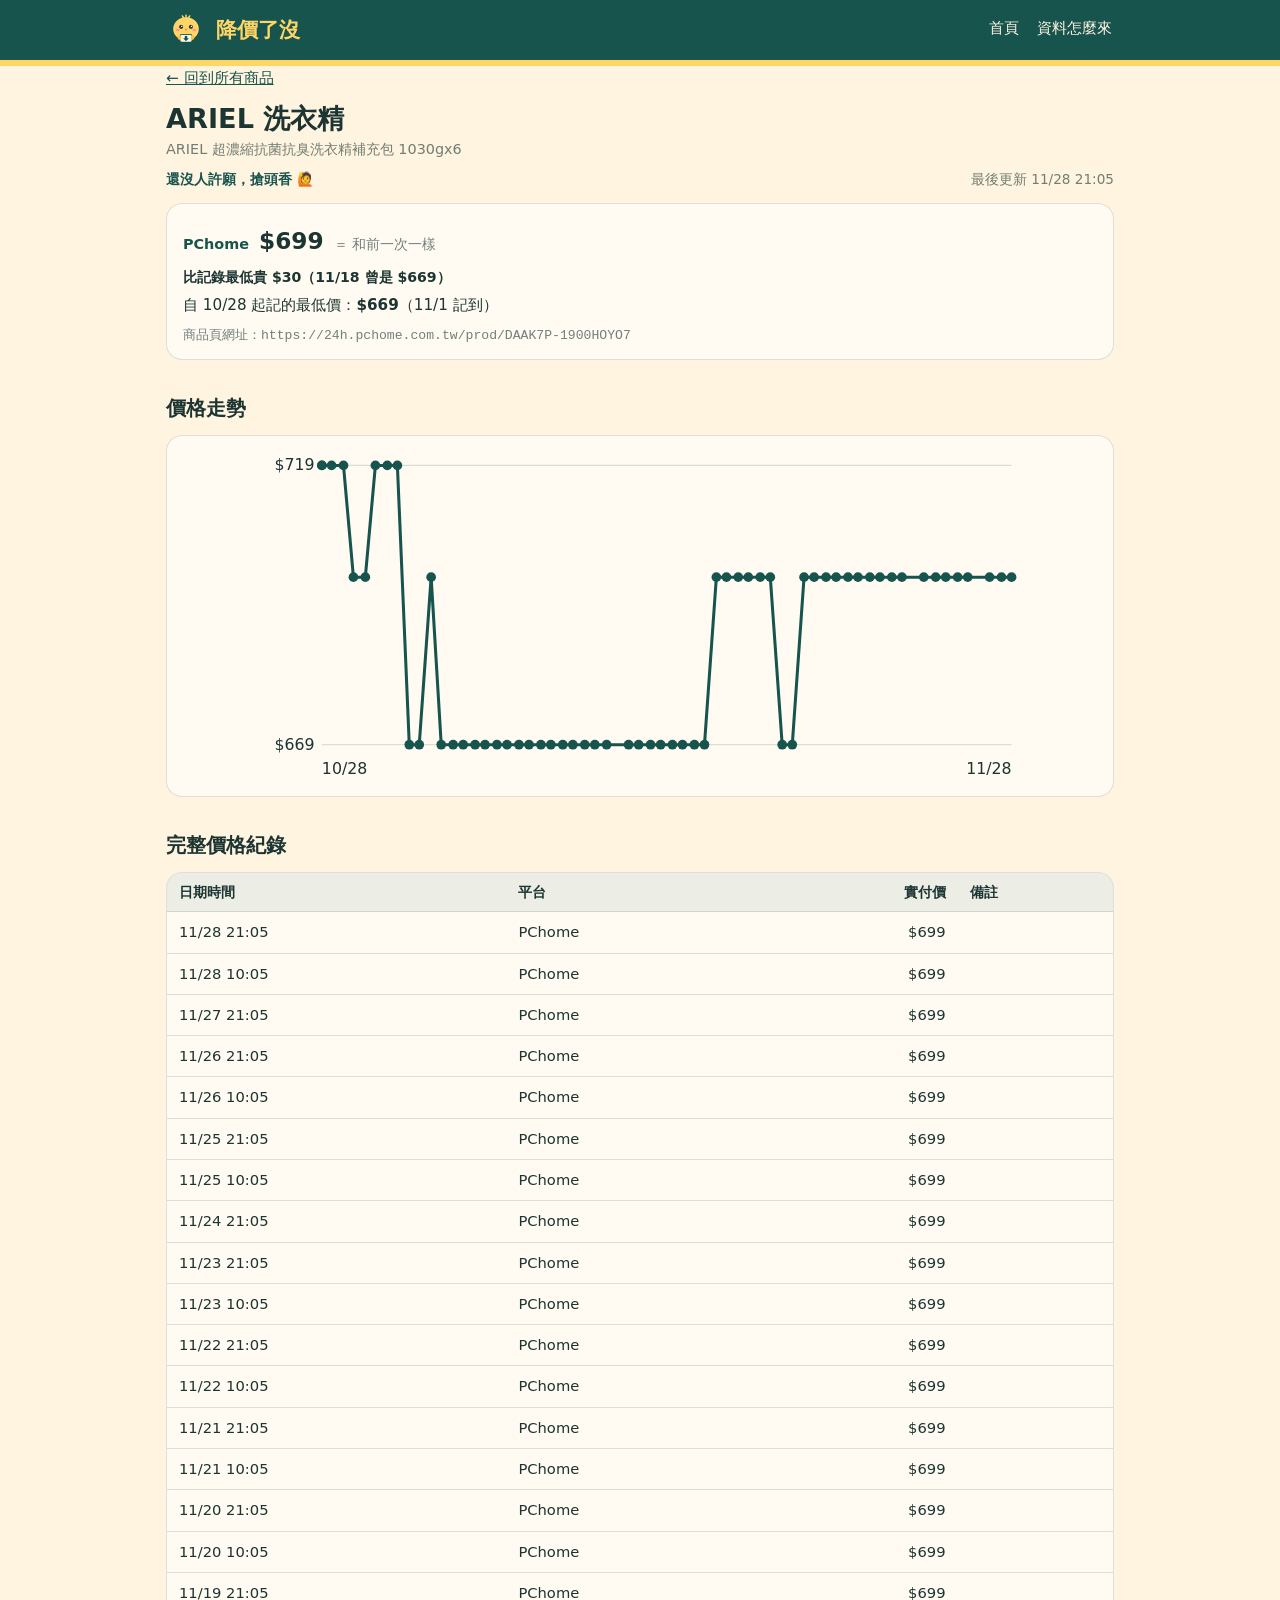
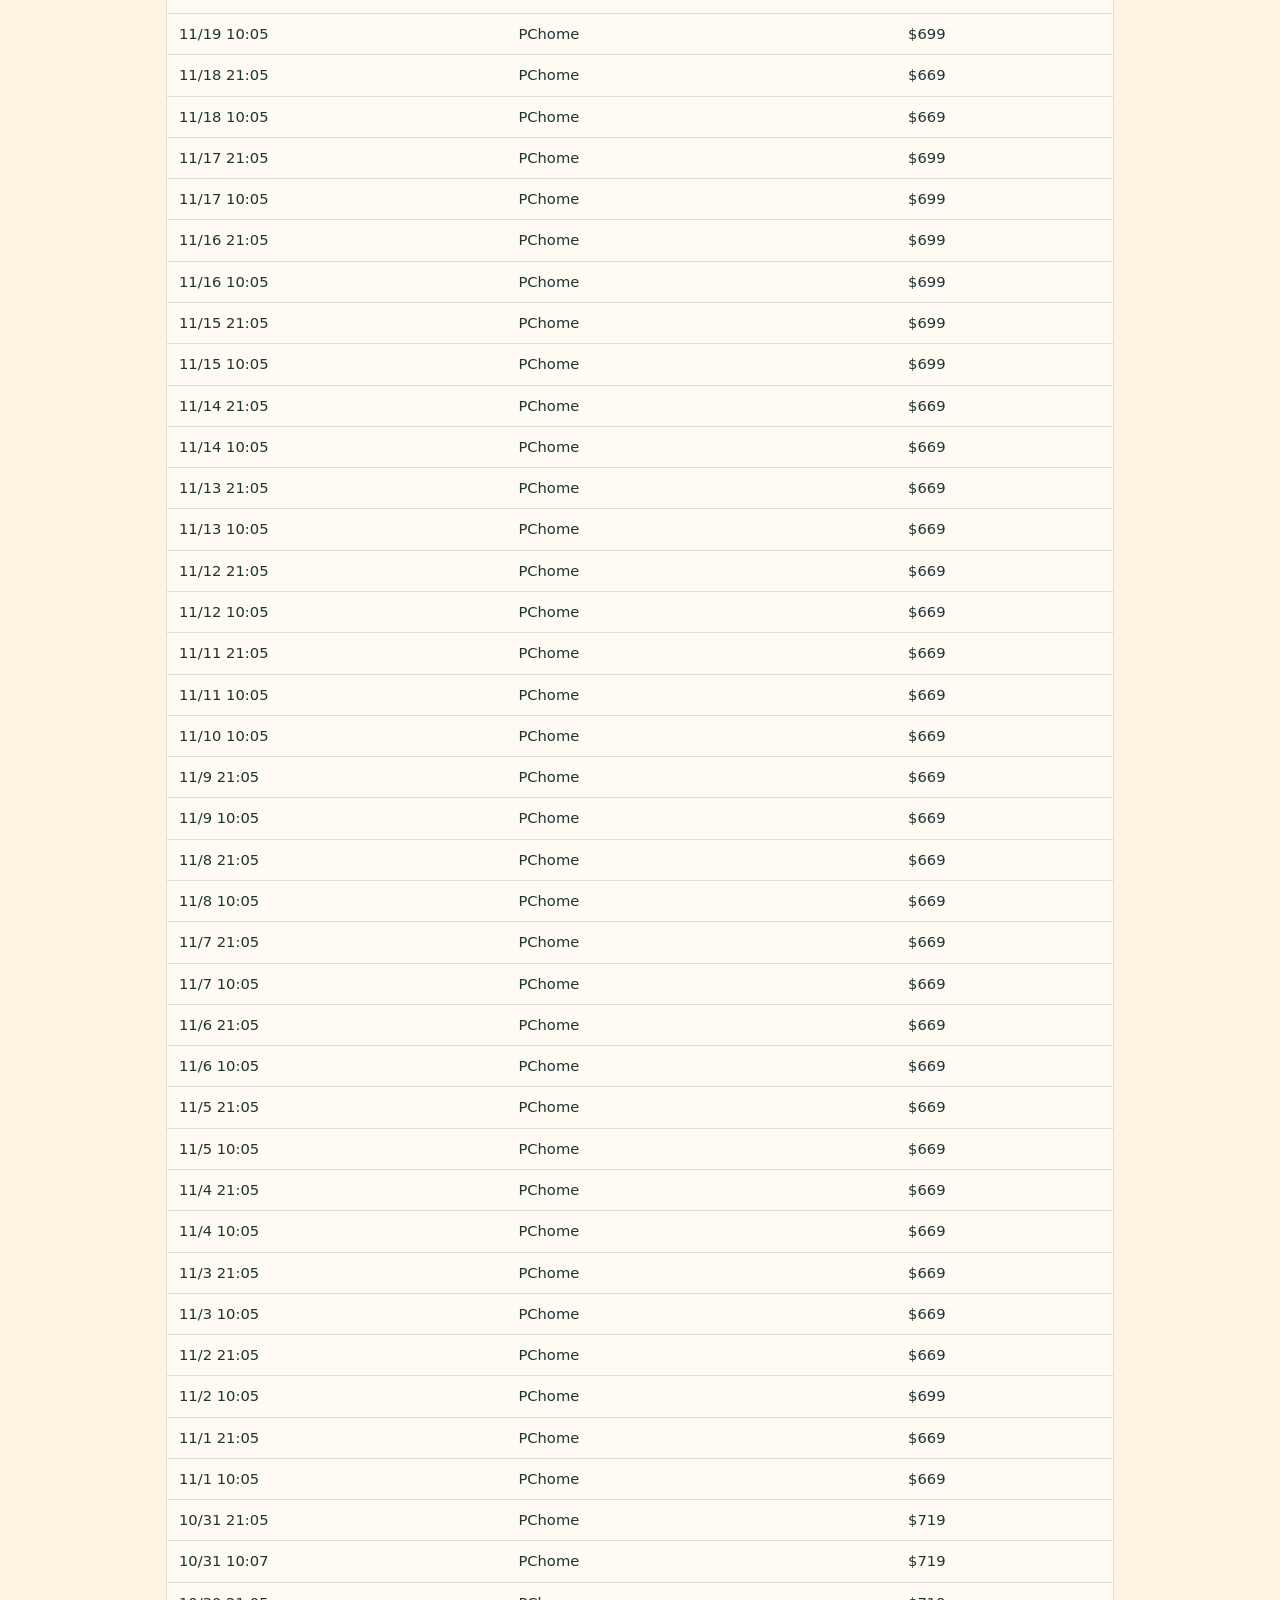
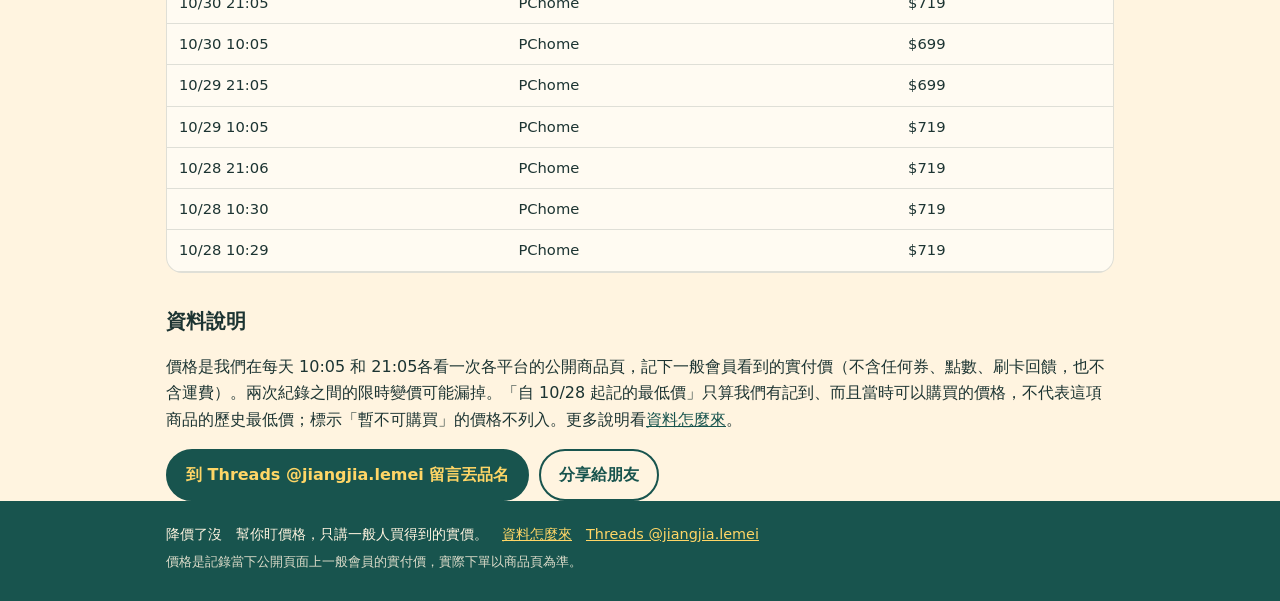
<file: p/laundry.html>
<!doctype html>
<html lang="zh-Hant"><head><meta charset="utf-8"><meta name="viewport" content="width=device-width,initial-scale=1"><title>ARIEL 洗衣精 價格走勢｜降價了沒</title><meta name="description" content="ARIEL 洗衣精 目前實付價：PChome $699。看價格走勢與自記錄起的最低價。"><meta property="og:type" content="website"><meta property="og:locale" content="zh_TW"><meta property="og:site_name" content="降價了沒"><meta property="og:title" content="ARIEL 洗衣精 價格走勢｜降價了沒"><meta property="og:description" content="ARIEL 洗衣精 目前實付價：PChome $699。看價格走勢與自記錄起的最低價。"><meta property="og:image" content="https://jiangjia-lemei.github.io/assets/cute-2.png"><meta name="twitter:card" content="summary"><meta property="og:url" content="https://jiangjia-lemei.github.io/p/laundry.html"><link rel="canonical" href="https://jiangjia-lemei.github.io/p/laundry.html"><link rel="icon" href="../assets/logo.png"><link rel="stylesheet" href="../assets/style.css"></head><body><header class="top"><div class="wrap bar"><a class="brand" href="../index.html"><img src="../assets/logo.png" alt="" width="40" height="40"><span>降價了沒</span></a><nav><a href="../index.html">首頁</a><a href="../about.html">資料怎麼來</a></nav></div></header><main class="wrap"><p class="crumb"><a href="../index.html">← 回到所有商品</a></p><section><h1 class="ptitle">ARIEL 洗衣精</h1><p class="full">ARIEL 超濃縮抗菌抗臭洗衣精補充包 1030gx6</p><p class="meta"><span class="wishn">還沒人許願，搶頭香 🙋</span><span>最後更新 11/28 21:05</span></p><div class="prices big"><div class="pblock"><div class="prow"><span class="pname">PChome</span><span class="pprice">$699</span><span class="delta flat">＝ 和前一次一樣</span></div><p class="pjudge">比記錄最低貴 $30（11/18 曾是 $669）</p><p class="lowline">自 10/28 起記的最低價：<b>$669</b>（11/1 記到）</p><p class="url">商品頁網址：<code>https://24h.pchome.com.tw/prod/DAAK7P-1900HOYO7</code></p></div></div></section><section><h2>價格走勢</h2><div class="chartbox"><svg class="chart chart-lg" viewBox="0 0 640 280" role="img" aria-label="ARIEL 洗衣精 價格走勢圖" xmlns="http://www.w3.org/2000/svg"><line x1="58" y1="16.0" x2="626" y2="16.0" stroke="#1c3432" stroke-opacity=".15"/><text x="52" y="20.0" text-anchor="end" font-size="13" fill="#1c3432">$719</text><line x1="58" y1="246.0" x2="626" y2="246.0" stroke="#1c3432" stroke-opacity=".15"/><text x="52" y="250.0" text-anchor="end" font-size="13" fill="#1c3432">$669</text><text x="58" y="270" font-size="13" fill="#1c3432">10/28</text><text x="626" y="270" text-anchor="end" font-size="13" fill="#1c3432">11/28</text><polyline points="58.0,16.0 58.0,16.0 66.0,16.0 75.8,16.0 84.0,108.0 93.8,108.0 102.1,16.0 111.9,16.0 120.2,16.0 130.0,246.0 138.2,246.0 148.0,108.0 156.3,246.0 166.1,246.0 174.4,246.0 184.2,246.0 192.4,246.0 202.2,246.0 210.5,246.0 220.3,246.0 228.6,246.0 238.4,246.0 246.6,246.0 256.4,246.0 264.7,246.0 274.5,246.0 282.8,246.0 292.5,246.0 310.6,246.0 318.9,246.0 328.7,246.0 337.0,246.0 346.7,246.0 355.0,246.0 364.8,246.0 373.1,246.0 382.9,108.0 391.2,108.0 400.9,108.0 409.2,108.0 419.0,108.0 427.3,108.0 437.1,246.0 445.4,246.0 455.1,108.0 463.4,108.0 473.2,108.0 481.5,108.0 491.3,108.0 499.5,108.0 509.3,108.0 517.6,108.0 527.4,108.0 535.7,108.0 553.7,108.0 563.5,108.0 571.8,108.0 581.6,108.0 589.9,108.0 607.9,108.0 617.7,108.0 626.0,108.0" fill="none" stroke="#18544e" stroke-width="2.5" stroke-linejoin="round" stroke-linecap="round"/><g><circle cx="58.0" cy="16.0" r="4.0" fill="#18544e"/><title>PChome 10/28 10:29 $719</title></g><g><circle cx="58.0" cy="16.0" r="4.0" fill="#18544e"/><title>PChome 10/28 10:30 $719</title></g><g><circle cx="66.0" cy="16.0" r="4.0" fill="#18544e"/><title>PChome 10/28 21:06 $719</title></g><g><circle cx="75.8" cy="16.0" r="4.0" fill="#18544e"/><title>PChome 10/29 10:05 $719</title></g><g><circle cx="84.0" cy="108.0" r="4.0" fill="#18544e"/><title>PChome 10/29 21:05 $699</title></g><g><circle cx="93.8" cy="108.0" r="4.0" fill="#18544e"/><title>PChome 10/30 10:05 $699</title></g><g><circle cx="102.1" cy="16.0" r="4.0" fill="#18544e"/><title>PChome 10/30 21:05 $719</title></g><g><circle cx="111.9" cy="16.0" r="4.0" fill="#18544e"/><title>PChome 10/31 10:07 $719</title></g><g><circle cx="120.2" cy="16.0" r="4.0" fill="#18544e"/><title>PChome 10/31 21:05 $719</title></g><g><circle cx="130.0" cy="246.0" r="4.0" fill="#18544e"/><title>PChome 11/1 10:05 $669</title></g><g><circle cx="138.2" cy="246.0" r="4.0" fill="#18544e"/><title>PChome 11/1 21:05 $669</title></g><g><circle cx="148.0" cy="108.0" r="4.0" fill="#18544e"/><title>PChome 11/2 10:05 $699</title></g><g><circle cx="156.3" cy="246.0" r="4.0" fill="#18544e"/><title>PChome 11/2 21:05 $669</title></g><g><circle cx="166.1" cy="246.0" r="4.0" fill="#18544e"/><title>PChome 11/3 10:05 $669</title></g><g><circle cx="174.4" cy="246.0" r="4.0" fill="#18544e"/><title>PChome 11/3 21:05 $669</title></g><g><circle cx="184.2" cy="246.0" r="4.0" fill="#18544e"/><title>PChome 11/4 10:05 $669</title></g><g><circle cx="192.4" cy="246.0" r="4.0" fill="#18544e"/><title>PChome 11/4 21:05 $669</title></g><g><circle cx="202.2" cy="246.0" r="4.0" fill="#18544e"/><title>PChome 11/5 10:05 $669</title></g><g><circle cx="210.5" cy="246.0" r="4.0" fill="#18544e"/><title>PChome 11/5 21:05 $669</title></g><g><circle cx="220.3" cy="246.0" r="4.0" fill="#18544e"/><title>PChome 11/6 10:05 $669</title></g><g><circle cx="228.6" cy="246.0" r="4.0" fill="#18544e"/><title>PChome 11/6 21:05 $669</title></g><g><circle cx="238.4" cy="246.0" r="4.0" fill="#18544e"/><title>PChome 11/7 10:05 $669</title></g><g><circle cx="246.6" cy="246.0" r="4.0" fill="#18544e"/><title>PChome 11/7 21:05 $669</title></g><g><circle cx="256.4" cy="246.0" r="4.0" fill="#18544e"/><title>PChome 11/8 10:05 $669</title></g><g><circle cx="264.7" cy="246.0" r="4.0" fill="#18544e"/><title>PChome 11/8 21:05 $669</title></g><g><circle cx="274.5" cy="246.0" r="4.0" fill="#18544e"/><title>PChome 11/9 10:05 $669</title></g><g><circle cx="282.8" cy="246.0" r="4.0" fill="#18544e"/><title>PChome 11/9 21:05 $669</title></g><g><circle cx="292.5" cy="246.0" r="4.0" fill="#18544e"/><title>PChome 11/10 10:05 $669</title></g><g><circle cx="310.6" cy="246.0" r="4.0" fill="#18544e"/><title>PChome 11/11 10:05 $669</title></g><g><circle cx="318.9" cy="246.0" r="4.0" fill="#18544e"/><title>PChome 11/11 21:05 $669</title></g><g><circle cx="328.7" cy="246.0" r="4.0" fill="#18544e"/><title>PChome 11/12 10:05 $669</title></g><g><circle cx="337.0" cy="246.0" r="4.0" fill="#18544e"/><title>PChome 11/12 21:05 $669</title></g><g><circle cx="346.7" cy="246.0" r="4.0" fill="#18544e"/><title>PChome 11/13 10:05 $669</title></g><g><circle cx="355.0" cy="246.0" r="4.0" fill="#18544e"/><title>PChome 11/13 21:05 $669</title></g><g><circle cx="364.8" cy="246.0" r="4.0" fill="#18544e"/><title>PChome 11/14 10:05 $669</title></g><g><circle cx="373.1" cy="246.0" r="4.0" fill="#18544e"/><title>PChome 11/14 21:05 $669</title></g><g><circle cx="382.9" cy="108.0" r="4.0" fill="#18544e"/><title>PChome 11/15 10:05 $699</title></g><g><circle cx="391.2" cy="108.0" r="4.0" fill="#18544e"/><title>PChome 11/15 21:05 $699</title></g><g><circle cx="400.9" cy="108.0" r="4.0" fill="#18544e"/><title>PChome 11/16 10:05 $699</title></g><g><circle cx="409.2" cy="108.0" r="4.0" fill="#18544e"/><title>PChome 11/16 21:05 $699</title></g><g><circle cx="419.0" cy="108.0" r="4.0" fill="#18544e"/><title>PChome 11/17 10:05 $699</title></g><g><circle cx="427.3" cy="108.0" r="4.0" fill="#18544e"/><title>PChome 11/17 21:05 $699</title></g><g><circle cx="437.1" cy="246.0" r="4.0" fill="#18544e"/><title>PChome 11/18 10:05 $669</title></g><g><circle cx="445.4" cy="246.0" r="4.0" fill="#18544e"/><title>PChome 11/18 21:05 $669</title></g><g><circle cx="455.1" cy="108.0" r="4.0" fill="#18544e"/><title>PChome 11/19 10:05 $699</title></g><g><circle cx="463.4" cy="108.0" r="4.0" fill="#18544e"/><title>PChome 11/19 21:05 $699</title></g><g><circle cx="473.2" cy="108.0" r="4.0" fill="#18544e"/><title>PChome 11/20 10:05 $699</title></g><g><circle cx="481.5" cy="108.0" r="4.0" fill="#18544e"/><title>PChome 11/20 21:05 $699</title></g><g><circle cx="491.3" cy="108.0" r="4.0" fill="#18544e"/><title>PChome 11/21 10:05 $699</title></g><g><circle cx="499.5" cy="108.0" r="4.0" fill="#18544e"/><title>PChome 11/21 21:05 $699</title></g><g><circle cx="509.3" cy="108.0" r="4.0" fill="#18544e"/><title>PChome 11/22 10:05 $699</title></g><g><circle cx="517.6" cy="108.0" r="4.0" fill="#18544e"/><title>PChome 11/22 21:05 $699</title></g><g><circle cx="527.4" cy="108.0" r="4.0" fill="#18544e"/><title>PChome 11/23 10:05 $699</title></g><g><circle cx="535.7" cy="108.0" r="4.0" fill="#18544e"/><title>PChome 11/23 21:05 $699</title></g><g><circle cx="553.7" cy="108.0" r="4.0" fill="#18544e"/><title>PChome 11/24 21:05 $699</title></g><g><circle cx="563.5" cy="108.0" r="4.0" fill="#18544e"/><title>PChome 11/25 10:05 $699</title></g><g><circle cx="571.8" cy="108.0" r="4.0" fill="#18544e"/><title>PChome 11/25 21:05 $699</title></g><g><circle cx="581.6" cy="108.0" r="4.0" fill="#18544e"/><title>PChome 11/26 10:05 $699</title></g><g><circle cx="589.9" cy="108.0" r="4.0" fill="#18544e"/><title>PChome 11/26 21:05 $699</title></g><g><circle cx="607.9" cy="108.0" r="4.0" fill="#18544e"/><title>PChome 11/27 21:05 $699</title></g><g><circle cx="617.7" cy="108.0" r="4.0" fill="#18544e"/><title>PChome 11/28 10:05 $699</title></g><g><circle cx="626.0" cy="108.0" r="4.0" fill="#18544e"/><title>PChome 11/28 21:05 $699</title></g></svg></div></section><section><h2>完整價格紀錄</h2><div class="tablewrap"><table><thead><tr><th>日期時間</th><th>平台</th><th class="num">實付價</th><th>備註</th></tr></thead><tbody><tr><td>11/28 21:05</td><td>PChome</td><td class="num">$699</td><td></td></tr><tr><td>11/28 10:05</td><td>PChome</td><td class="num">$699</td><td></td></tr><tr><td>11/27 21:05</td><td>PChome</td><td class="num">$699</td><td></td></tr><tr><td>11/26 21:05</td><td>PChome</td><td class="num">$699</td><td></td></tr><tr><td>11/26 10:05</td><td>PChome</td><td class="num">$699</td><td></td></tr><tr><td>11/25 21:05</td><td>PChome</td><td class="num">$699</td><td></td></tr><tr><td>11/25 10:05</td><td>PChome</td><td class="num">$699</td><td></td></tr><tr><td>11/24 21:05</td><td>PChome</td><td class="num">$699</td><td></td></tr><tr><td>11/23 21:05</td><td>PChome</td><td class="num">$699</td><td></td></tr><tr><td>11/23 10:05</td><td>PChome</td><td class="num">$699</td><td></td></tr><tr><td>11/22 21:05</td><td>PChome</td><td class="num">$699</td><td></td></tr><tr><td>11/22 10:05</td><td>PChome</td><td class="num">$699</td><td></td></tr><tr><td>11/21 21:05</td><td>PChome</td><td class="num">$699</td><td></td></tr><tr><td>11/21 10:05</td><td>PChome</td><td class="num">$699</td><td></td></tr><tr><td>11/20 21:05</td><td>PChome</td><td class="num">$699</td><td></td></tr><tr><td>11/20 10:05</td><td>PChome</td><td class="num">$699</td><td></td></tr><tr><td>11/19 21:05</td><td>PChome</td><td class="num">$699</td><td></td></tr><tr><td>11/19 10:05</td><td>PChome</td><td class="num">$699</td><td></td></tr><tr><td>11/18 21:05</td><td>PChome</td><td class="num">$669</td><td></td></tr><tr><td>11/18 10:05</td><td>PChome</td><td class="num">$669</td><td></td></tr><tr><td>11/17 21:05</td><td>PChome</td><td class="num">$699</td><td></td></tr><tr><td>11/17 10:05</td><td>PChome</td><td class="num">$699</td><td></td></tr><tr><td>11/16 21:05</td><td>PChome</td><td class="num">$699</td><td></td></tr><tr><td>11/16 10:05</td><td>PChome</td><td class="num">$699</td><td></td></tr><tr><td>11/15 21:05</td><td>PChome</td><td class="num">$699</td><td></td></tr><tr><td>11/15 10:05</td><td>PChome</td><td class="num">$699</td><td></td></tr><tr><td>11/14 21:05</td><td>PChome</td><td class="num">$669</td><td></td></tr><tr><td>11/14 10:05</td><td>PChome</td><td class="num">$669</td><td></td></tr><tr><td>11/13 21:05</td><td>PChome</td><td class="num">$669</td><td></td></tr><tr><td>11/13 10:05</td><td>PChome</td><td class="num">$669</td><td></td></tr><tr><td>11/12 21:05</td><td>PChome</td><td class="num">$669</td><td></td></tr><tr><td>11/12 10:05</td><td>PChome</td><td class="num">$669</td><td></td></tr><tr><td>11/11 21:05</td><td>PChome</td><td class="num">$669</td><td></td></tr><tr><td>11/11 10:05</td><td>PChome</td><td class="num">$669</td><td></td></tr><tr><td>11/10 10:05</td><td>PChome</td><td class="num">$669</td><td></td></tr><tr><td>11/9 21:05</td><td>PChome</td><td class="num">$669</td><td></td></tr><tr><td>11/9 10:05</td><td>PChome</td><td class="num">$669</td><td></td></tr><tr><td>11/8 21:05</td><td>PChome</td><td class="num">$669</td><td></td></tr><tr><td>11/8 10:05</td><td>PChome</td><td class="num">$669</td><td></td></tr><tr><td>11/7 21:05</td><td>PChome</td><td class="num">$669</td><td></td></tr><tr><td>11/7 10:05</td><td>PChome</td><td class="num">$669</td><td></td></tr><tr><td>11/6 21:05</td><td>PChome</td><td class="num">$669</td><td></td></tr><tr><td>11/6 10:05</td><td>PChome</td><td class="num">$669</td><td></td></tr><tr><td>11/5 21:05</td><td>PChome</td><td class="num">$669</td><td></td></tr><tr><td>11/5 10:05</td><td>PChome</td><td class="num">$669</td><td></td></tr><tr><td>11/4 21:05</td><td>PChome</td><td class="num">$669</td><td></td></tr><tr><td>11/4 10:05</td><td>PChome</td><td class="num">$669</td><td></td></tr><tr><td>11/3 21:05</td><td>PChome</td><td class="num">$669</td><td></td></tr><tr><td>11/3 10:05</td><td>PChome</td><td class="num">$669</td><td></td></tr><tr><td>11/2 21:05</td><td>PChome</td><td class="num">$669</td><td></td></tr><tr><td>11/2 10:05</td><td>PChome</td><td class="num">$699</td><td></td></tr><tr><td>11/1 21:05</td><td>PChome</td><td class="num">$669</td><td></td></tr><tr><td>11/1 10:05</td><td>PChome</td><td class="num">$669</td><td></td></tr><tr><td>10/31 21:05</td><td>PChome</td><td class="num">$719</td><td></td></tr><tr><td>10/31 10:07</td><td>PChome</td><td class="num">$719</td><td></td></tr><tr><td>10/30 21:05</td><td>PChome</td><td class="num">$719</td><td></td></tr><tr><td>10/30 10:05</td><td>PChome</td><td class="num">$699</td><td></td></tr><tr><td>10/29 21:05</td><td>PChome</td><td class="num">$699</td><td></td></tr><tr><td>10/29 10:05</td><td>PChome</td><td class="num">$719</td><td></td></tr><tr><td>10/28 21:06</td><td>PChome</td><td class="num">$719</td><td></td></tr><tr><td>10/28 10:30</td><td>PChome</td><td class="num">$719</td><td></td></tr><tr><td>10/28 10:29</td><td>PChome</td><td class="num">$719</td><td></td></tr></tbody></table></div></section><section class="howto"><h2>資料說明</h2><p>價格是我們在每天 10:05 和 21:05各看一次各平台的公開商品頁，記下一般會員看到的實付價（不含任何券、點數、刷卡回饋，也不含運費）。兩次紀錄之間的限時變價可能漏掉。「自 10/28 起記的最低價」只算我們有記到、而且當時可以購買的價格，不代表這項商品的歷史最低價；標示「暫不可購買」的價格不列入。更多說明看<a href="../about.html">資料怎麼來</a>。</p></section><section><div class="actions"><a class="btn primary" href="https://www.threads.com/@jiangjia.lemei" target="_blank" rel="noopener">到 Threads @jiangjia.lemei 留言丟品名</a><button type="button" class="btn ghost" data-share>分享給朋友</button></div></section></main><footer><div class="wrap"><p>降價了沒　幫你盯價格，只講一般人買得到的實價。　<a href="../about.html">資料怎麼來</a>　<a href="https://www.threads.com/@jiangjia.lemei" target="_blank" rel="noopener">Threads @jiangjia.lemei</a></p><p class="small">價格是記錄當下公開頁面上一般會員的實付價，實際下單以商品頁為準。</p></div></footer><script src="../assets/app.js"></script></body></html>
</file>
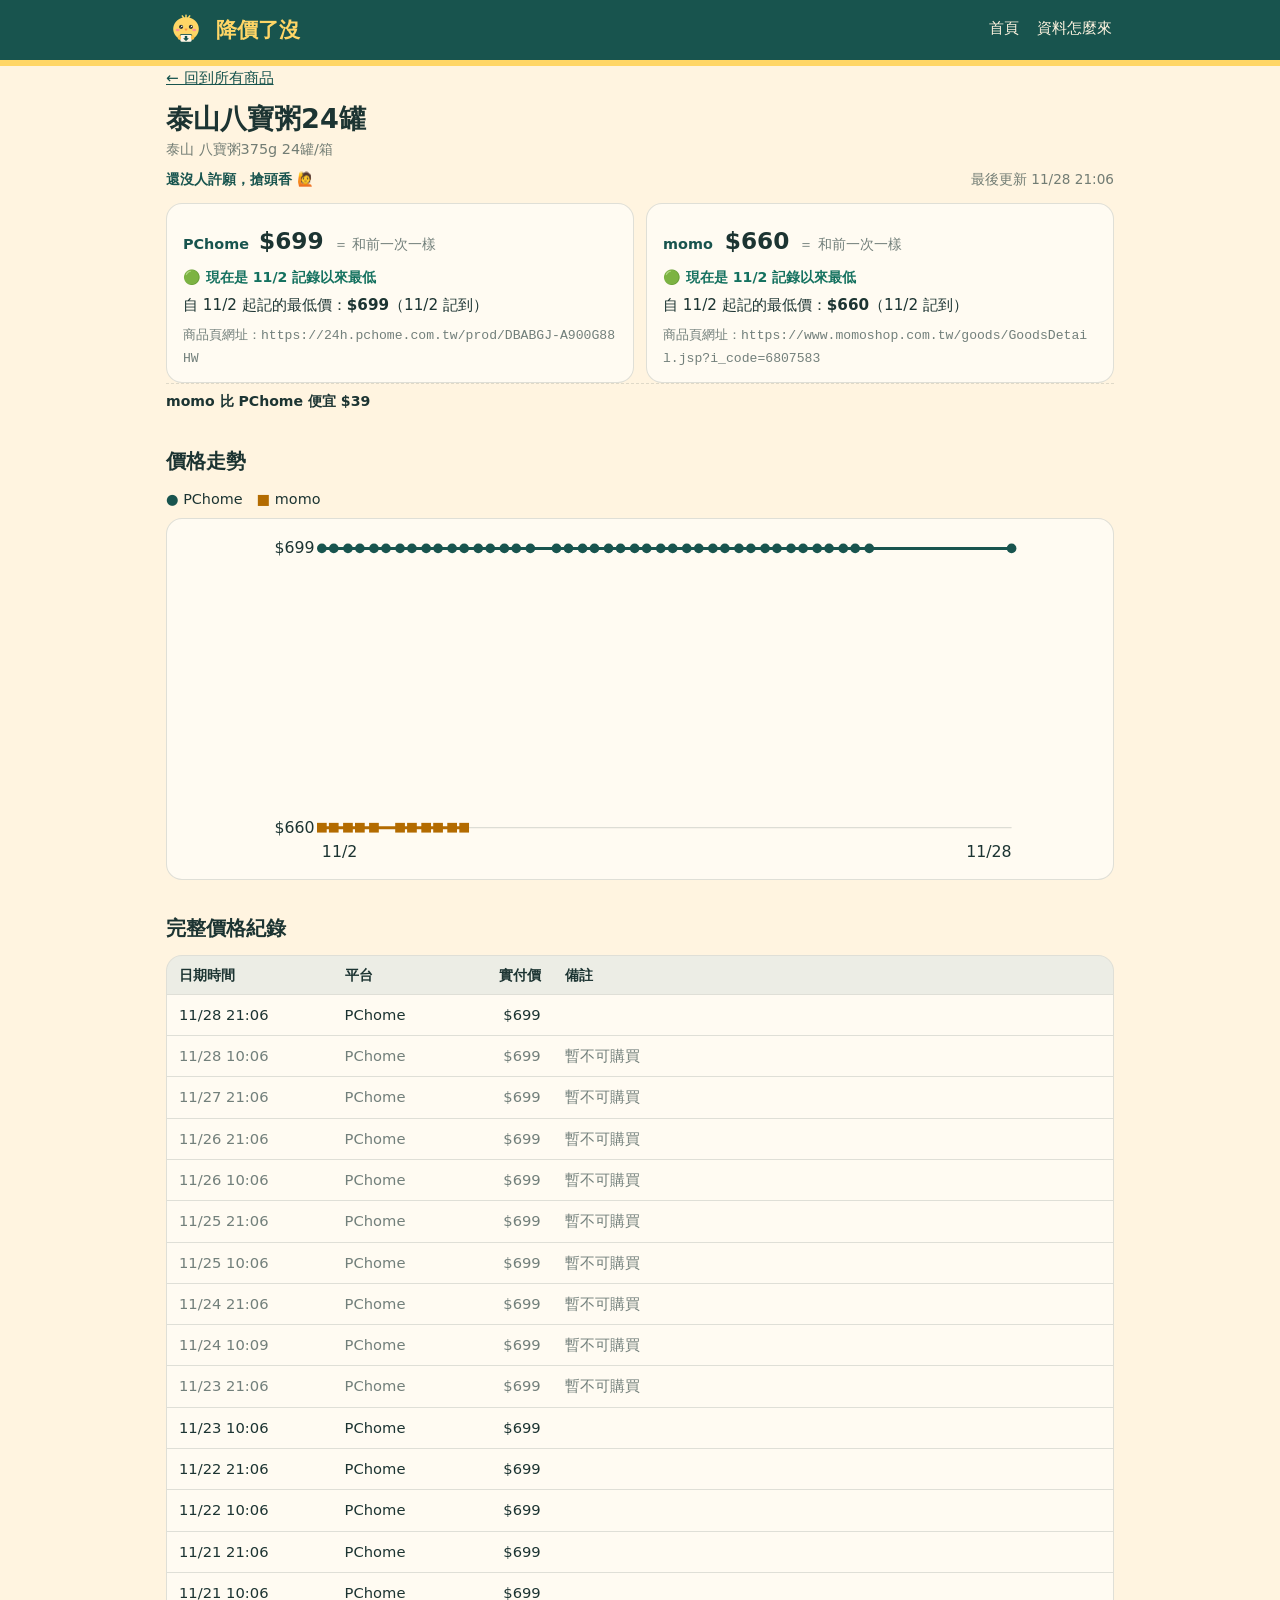
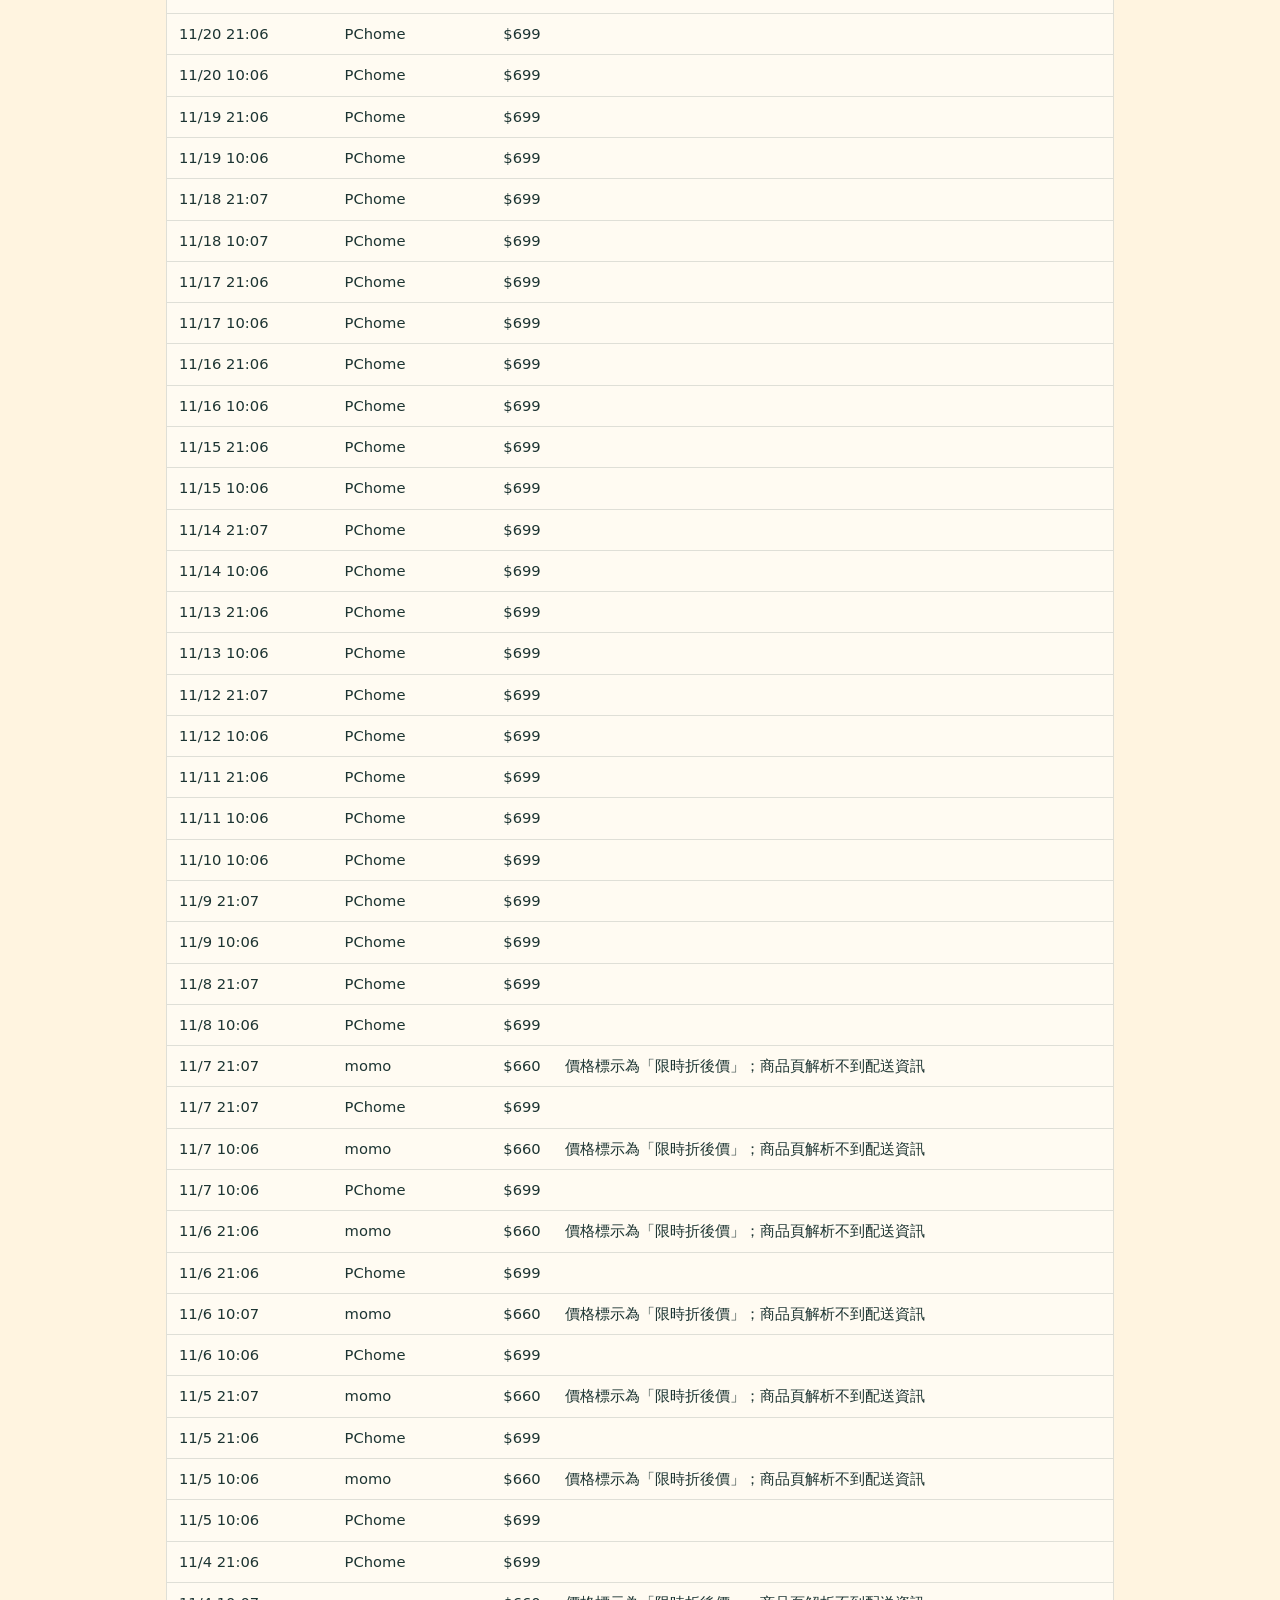
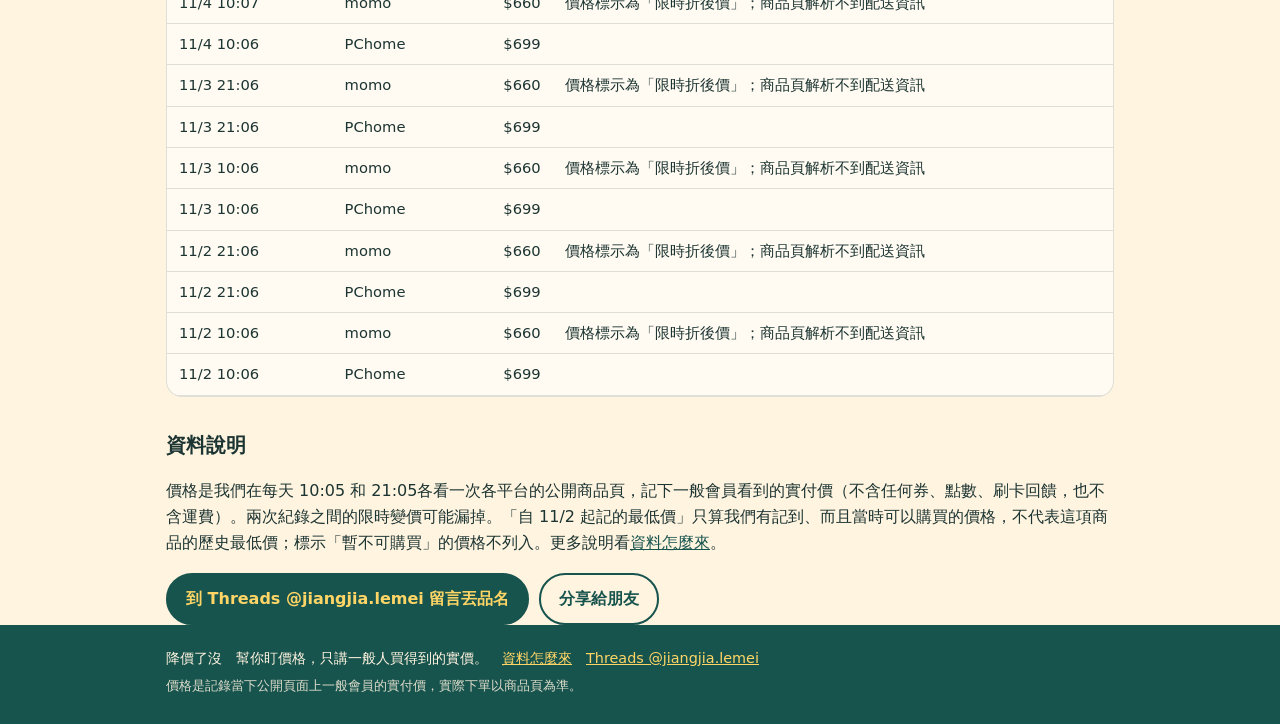
<file: p/porridge_ts24.html>
<!doctype html>
<html lang="zh-Hant"><head><meta charset="utf-8"><meta name="viewport" content="width=device-width,initial-scale=1"><title>泰山八寶粥24罐 價格走勢｜降價了沒</title><meta name="description" content="泰山八寶粥24罐 目前實付價：PChome $699、momo $660。看價格走勢與自記錄起的最低價。"><meta property="og:type" content="website"><meta property="og:locale" content="zh_TW"><meta property="og:site_name" content="降價了沒"><meta property="og:title" content="泰山八寶粥24罐 價格走勢｜降價了沒"><meta property="og:description" content="泰山八寶粥24罐 目前實付價：PChome $699、momo $660。看價格走勢與自記錄起的最低價。"><meta property="og:image" content="https://jiangjia-lemei.github.io/assets/cute-2.png"><meta name="twitter:card" content="summary"><meta property="og:url" content="https://jiangjia-lemei.github.io/p/porridge_ts24.html"><link rel="canonical" href="https://jiangjia-lemei.github.io/p/porridge_ts24.html"><link rel="icon" href="../assets/logo.png"><link rel="stylesheet" href="../assets/style.css"></head><body><header class="top"><div class="wrap bar"><a class="brand" href="../index.html"><img src="../assets/logo.png" alt="" width="40" height="40"><span>降價了沒</span></a><nav><a href="../index.html">首頁</a><a href="../about.html">資料怎麼來</a></nav></div></header><main class="wrap"><p class="crumb"><a href="../index.html">← 回到所有商品</a></p><section><h1 class="ptitle">泰山八寶粥24罐</h1><p class="full">泰山 八寶粥375g 24罐/箱</p><p class="meta"><span class="wishn">還沒人許願，搶頭香 🙋</span><span>最後更新 11/28 21:06</span></p><div class="prices big"><div class="pblock"><div class="prow"><span class="pname">PChome</span><span class="pprice">$699</span><span class="delta flat">＝ 和前一次一樣</span></div><p class="pjudge good">🟢 現在是 11/2 記錄以來最低</p><p class="lowline">自 11/2 起記的最低價：<b>$699</b>（11/2 記到）</p><p class="url">商品頁網址：<code>https://24h.pchome.com.tw/prod/DBABGJ-A900G88HW</code></p></div><div class="pblock"><div class="prow"><span class="pname">momo</span><span class="pprice">$660</span><span class="delta flat">＝ 和前一次一樣</span></div><p class="pjudge good">🟢 現在是 11/2 記錄以來最低</p><p class="lowline">自 11/2 起記的最低價：<b>$660</b>（11/2 記到）</p><p class="url">商品頁網址：<code>https://www.momoshop.com.tw/goods/GoodsDetail.jsp?i_code=6807583</code></p></div></div><p class="pjudge cmp">momo 比 PChome 便宜 $39</p></section><section><h2>價格走勢</h2><p class="legend"><span style="color:#18544e">●</span> PChome　<span style="color:#b36b00">■</span> momo</p><div class="chartbox"><svg class="chart chart-lg" viewBox="0 0 640 280" role="img" aria-label="泰山八寶粥24罐 價格走勢圖" xmlns="http://www.w3.org/2000/svg"><line x1="58" y1="16.0" x2="626" y2="16.0" stroke="#1c3432" stroke-opacity=".15"/><text x="52" y="20.0" text-anchor="end" font-size="13" fill="#1c3432">$699</text><line x1="58" y1="246.0" x2="626" y2="246.0" stroke="#1c3432" stroke-opacity=".15"/><text x="52" y="250.0" text-anchor="end" font-size="13" fill="#1c3432">$660</text><text x="58" y="270" font-size="13" fill="#1c3432">11/2</text><text x="626" y="270" text-anchor="end" font-size="13" fill="#1c3432">11/28</text><polyline points="58.0,16.0 67.8,16.0 79.5,16.0 89.3,16.0 100.9,16.0 110.8,16.0 122.4,16.0 132.2,16.0 143.9,16.0 153.7,16.0 165.3,16.0 175.2,16.0 186.8,16.0 196.7,16.0 208.3,16.0 218.1,16.0 229.7,16.0 251.2,16.0 261.1,16.0 272.7,16.0 282.5,16.0 294.1,16.0 304.0,16.0 315.6,16.0 325.5,16.0 337.1,16.0 346.9,16.0 358.5,16.0 368.4,16.0 380.0,16.0 389.9,16.0 401.5,16.0 411.3,16.0 423.0,16.0 432.8,16.0 444.4,16.0 454.3,16.0 465.9,16.0 475.7,16.0 487.4,16.0 497.2,16.0 508.8,16.0 626.0,16.0" fill="none" stroke="#18544e" stroke-width="2.5" stroke-linejoin="round" stroke-linecap="round"/><g><circle cx="58.0" cy="16.0" r="4.0" fill="#18544e"/><title>PChome 11/2 10:06 $699</title></g><g><circle cx="67.8" cy="16.0" r="4.0" fill="#18544e"/><title>PChome 11/2 21:06 $699</title></g><g><circle cx="79.5" cy="16.0" r="4.0" fill="#18544e"/><title>PChome 11/3 10:06 $699</title></g><g><circle cx="89.3" cy="16.0" r="4.0" fill="#18544e"/><title>PChome 11/3 21:06 $699</title></g><g><circle cx="100.9" cy="16.0" r="4.0" fill="#18544e"/><title>PChome 11/4 10:06 $699</title></g><g><circle cx="110.8" cy="16.0" r="4.0" fill="#18544e"/><title>PChome 11/4 21:06 $699</title></g><g><circle cx="122.4" cy="16.0" r="4.0" fill="#18544e"/><title>PChome 11/5 10:06 $699</title></g><g><circle cx="132.2" cy="16.0" r="4.0" fill="#18544e"/><title>PChome 11/5 21:06 $699</title></g><g><circle cx="143.9" cy="16.0" r="4.0" fill="#18544e"/><title>PChome 11/6 10:06 $699</title></g><g><circle cx="153.7" cy="16.0" r="4.0" fill="#18544e"/><title>PChome 11/6 21:06 $699</title></g><g><circle cx="165.3" cy="16.0" r="4.0" fill="#18544e"/><title>PChome 11/7 10:06 $699</title></g><g><circle cx="175.2" cy="16.0" r="4.0" fill="#18544e"/><title>PChome 11/7 21:07 $699</title></g><g><circle cx="186.8" cy="16.0" r="4.0" fill="#18544e"/><title>PChome 11/8 10:06 $699</title></g><g><circle cx="196.7" cy="16.0" r="4.0" fill="#18544e"/><title>PChome 11/8 21:07 $699</title></g><g><circle cx="208.3" cy="16.0" r="4.0" fill="#18544e"/><title>PChome 11/9 10:06 $699</title></g><g><circle cx="218.1" cy="16.0" r="4.0" fill="#18544e"/><title>PChome 11/9 21:07 $699</title></g><g><circle cx="229.7" cy="16.0" r="4.0" fill="#18544e"/><title>PChome 11/10 10:06 $699</title></g><g><circle cx="251.2" cy="16.0" r="4.0" fill="#18544e"/><title>PChome 11/11 10:06 $699</title></g><g><circle cx="261.1" cy="16.0" r="4.0" fill="#18544e"/><title>PChome 11/11 21:06 $699</title></g><g><circle cx="272.7" cy="16.0" r="4.0" fill="#18544e"/><title>PChome 11/12 10:06 $699</title></g><g><circle cx="282.5" cy="16.0" r="4.0" fill="#18544e"/><title>PChome 11/12 21:07 $699</title></g><g><circle cx="294.1" cy="16.0" r="4.0" fill="#18544e"/><title>PChome 11/13 10:06 $699</title></g><g><circle cx="304.0" cy="16.0" r="4.0" fill="#18544e"/><title>PChome 11/13 21:06 $699</title></g><g><circle cx="315.6" cy="16.0" r="4.0" fill="#18544e"/><title>PChome 11/14 10:06 $699</title></g><g><circle cx="325.5" cy="16.0" r="4.0" fill="#18544e"/><title>PChome 11/14 21:07 $699</title></g><g><circle cx="337.1" cy="16.0" r="4.0" fill="#18544e"/><title>PChome 11/15 10:06 $699</title></g><g><circle cx="346.9" cy="16.0" r="4.0" fill="#18544e"/><title>PChome 11/15 21:06 $699</title></g><g><circle cx="358.5" cy="16.0" r="4.0" fill="#18544e"/><title>PChome 11/16 10:06 $699</title></g><g><circle cx="368.4" cy="16.0" r="4.0" fill="#18544e"/><title>PChome 11/16 21:06 $699</title></g><g><circle cx="380.0" cy="16.0" r="4.0" fill="#18544e"/><title>PChome 11/17 10:06 $699</title></g><g><circle cx="389.9" cy="16.0" r="4.0" fill="#18544e"/><title>PChome 11/17 21:06 $699</title></g><g><circle cx="401.5" cy="16.0" r="4.0" fill="#18544e"/><title>PChome 11/18 10:07 $699</title></g><g><circle cx="411.3" cy="16.0" r="4.0" fill="#18544e"/><title>PChome 11/18 21:07 $699</title></g><g><circle cx="423.0" cy="16.0" r="4.0" fill="#18544e"/><title>PChome 11/19 10:06 $699</title></g><g><circle cx="432.8" cy="16.0" r="4.0" fill="#18544e"/><title>PChome 11/19 21:06 $699</title></g><g><circle cx="444.4" cy="16.0" r="4.0" fill="#18544e"/><title>PChome 11/20 10:06 $699</title></g><g><circle cx="454.3" cy="16.0" r="4.0" fill="#18544e"/><title>PChome 11/20 21:06 $699</title></g><g><circle cx="465.9" cy="16.0" r="4.0" fill="#18544e"/><title>PChome 11/21 10:06 $699</title></g><g><circle cx="475.7" cy="16.0" r="4.0" fill="#18544e"/><title>PChome 11/21 21:06 $699</title></g><g><circle cx="487.4" cy="16.0" r="4.0" fill="#18544e"/><title>PChome 11/22 10:06 $699</title></g><g><circle cx="497.2" cy="16.0" r="4.0" fill="#18544e"/><title>PChome 11/22 21:06 $699</title></g><g><circle cx="508.8" cy="16.0" r="4.0" fill="#18544e"/><title>PChome 11/23 10:06 $699</title></g><g><circle cx="626.0" cy="16.0" r="4.0" fill="#18544e"/><title>PChome 11/28 21:06 $699</title></g><polyline points="58.0,246.0 67.8,246.0 79.5,246.0 89.3,246.0 100.9,246.0 122.4,246.0 132.2,246.0 143.9,246.0 153.7,246.0 165.3,246.0 175.2,246.0" fill="none" stroke="#b36b00" stroke-width="2.5" stroke-linejoin="round" stroke-linecap="round"/><g><rect x="54.0" y="242.0" width="8.0" height="8.0" fill="#b36b00"/><title>momo 11/2 10:06 $660</title></g><g><rect x="63.8" y="242.0" width="8.0" height="8.0" fill="#b36b00"/><title>momo 11/2 21:06 $660</title></g><g><rect x="75.5" y="242.0" width="8.0" height="8.0" fill="#b36b00"/><title>momo 11/3 10:06 $660</title></g><g><rect x="85.3" y="242.0" width="8.0" height="8.0" fill="#b36b00"/><title>momo 11/3 21:06 $660</title></g><g><rect x="96.9" y="242.0" width="8.0" height="8.0" fill="#b36b00"/><title>momo 11/4 10:07 $660</title></g><g><rect x="118.4" y="242.0" width="8.0" height="8.0" fill="#b36b00"/><title>momo 11/5 10:06 $660</title></g><g><rect x="128.2" y="242.0" width="8.0" height="8.0" fill="#b36b00"/><title>momo 11/5 21:07 $660</title></g><g><rect x="139.9" y="242.0" width="8.0" height="8.0" fill="#b36b00"/><title>momo 11/6 10:07 $660</title></g><g><rect x="149.7" y="242.0" width="8.0" height="8.0" fill="#b36b00"/><title>momo 11/6 21:06 $660</title></g><g><rect x="161.3" y="242.0" width="8.0" height="8.0" fill="#b36b00"/><title>momo 11/7 10:06 $660</title></g><g><rect x="171.2" y="242.0" width="8.0" height="8.0" fill="#b36b00"/><title>momo 11/7 21:07 $660</title></g></svg></div></section><section><h2>完整價格紀錄</h2><div class="tablewrap"><table><thead><tr><th>日期時間</th><th>平台</th><th class="num">實付價</th><th>備註</th></tr></thead><tbody><tr><td>11/28 21:06</td><td>PChome</td><td class="num">$699</td><td></td></tr><tr class="off"><td>11/28 10:06</td><td>PChome</td><td class="num">$699</td><td>暫不可購買</td></tr><tr class="off"><td>11/27 21:06</td><td>PChome</td><td class="num">$699</td><td>暫不可購買</td></tr><tr class="off"><td>11/26 21:06</td><td>PChome</td><td class="num">$699</td><td>暫不可購買</td></tr><tr class="off"><td>11/26 10:06</td><td>PChome</td><td class="num">$699</td><td>暫不可購買</td></tr><tr class="off"><td>11/25 21:06</td><td>PChome</td><td class="num">$699</td><td>暫不可購買</td></tr><tr class="off"><td>11/25 10:06</td><td>PChome</td><td class="num">$699</td><td>暫不可購買</td></tr><tr class="off"><td>11/24 21:06</td><td>PChome</td><td class="num">$699</td><td>暫不可購買</td></tr><tr class="off"><td>11/24 10:09</td><td>PChome</td><td class="num">$699</td><td>暫不可購買</td></tr><tr class="off"><td>11/23 21:06</td><td>PChome</td><td class="num">$699</td><td>暫不可購買</td></tr><tr><td>11/23 10:06</td><td>PChome</td><td class="num">$699</td><td></td></tr><tr><td>11/22 21:06</td><td>PChome</td><td class="num">$699</td><td></td></tr><tr><td>11/22 10:06</td><td>PChome</td><td class="num">$699</td><td></td></tr><tr><td>11/21 21:06</td><td>PChome</td><td class="num">$699</td><td></td></tr><tr><td>11/21 10:06</td><td>PChome</td><td class="num">$699</td><td></td></tr><tr><td>11/20 21:06</td><td>PChome</td><td class="num">$699</td><td></td></tr><tr><td>11/20 10:06</td><td>PChome</td><td class="num">$699</td><td></td></tr><tr><td>11/19 21:06</td><td>PChome</td><td class="num">$699</td><td></td></tr><tr><td>11/19 10:06</td><td>PChome</td><td class="num">$699</td><td></td></tr><tr><td>11/18 21:07</td><td>PChome</td><td class="num">$699</td><td></td></tr><tr><td>11/18 10:07</td><td>PChome</td><td class="num">$699</td><td></td></tr><tr><td>11/17 21:06</td><td>PChome</td><td class="num">$699</td><td></td></tr><tr><td>11/17 10:06</td><td>PChome</td><td class="num">$699</td><td></td></tr><tr><td>11/16 21:06</td><td>PChome</td><td class="num">$699</td><td></td></tr><tr><td>11/16 10:06</td><td>PChome</td><td class="num">$699</td><td></td></tr><tr><td>11/15 21:06</td><td>PChome</td><td class="num">$699</td><td></td></tr><tr><td>11/15 10:06</td><td>PChome</td><td class="num">$699</td><td></td></tr><tr><td>11/14 21:07</td><td>PChome</td><td class="num">$699</td><td></td></tr><tr><td>11/14 10:06</td><td>PChome</td><td class="num">$699</td><td></td></tr><tr><td>11/13 21:06</td><td>PChome</td><td class="num">$699</td><td></td></tr><tr><td>11/13 10:06</td><td>PChome</td><td class="num">$699</td><td></td></tr><tr><td>11/12 21:07</td><td>PChome</td><td class="num">$699</td><td></td></tr><tr><td>11/12 10:06</td><td>PChome</td><td class="num">$699</td><td></td></tr><tr><td>11/11 21:06</td><td>PChome</td><td class="num">$699</td><td></td></tr><tr><td>11/11 10:06</td><td>PChome</td><td class="num">$699</td><td></td></tr><tr><td>11/10 10:06</td><td>PChome</td><td class="num">$699</td><td></td></tr><tr><td>11/9 21:07</td><td>PChome</td><td class="num">$699</td><td></td></tr><tr><td>11/9 10:06</td><td>PChome</td><td class="num">$699</td><td></td></tr><tr><td>11/8 21:07</td><td>PChome</td><td class="num">$699</td><td></td></tr><tr><td>11/8 10:06</td><td>PChome</td><td class="num">$699</td><td></td></tr><tr><td>11/7 21:07</td><td>momo</td><td class="num">$660</td><td>價格標示為「限時折後價」；商品頁解析不到配送資訊</td></tr><tr><td>11/7 21:07</td><td>PChome</td><td class="num">$699</td><td></td></tr><tr><td>11/7 10:06</td><td>momo</td><td class="num">$660</td><td>價格標示為「限時折後價」；商品頁解析不到配送資訊</td></tr><tr><td>11/7 10:06</td><td>PChome</td><td class="num">$699</td><td></td></tr><tr><td>11/6 21:06</td><td>momo</td><td class="num">$660</td><td>價格標示為「限時折後價」；商品頁解析不到配送資訊</td></tr><tr><td>11/6 21:06</td><td>PChome</td><td class="num">$699</td><td></td></tr><tr><td>11/6 10:07</td><td>momo</td><td class="num">$660</td><td>價格標示為「限時折後價」；商品頁解析不到配送資訊</td></tr><tr><td>11/6 10:06</td><td>PChome</td><td class="num">$699</td><td></td></tr><tr><td>11/5 21:07</td><td>momo</td><td class="num">$660</td><td>價格標示為「限時折後價」；商品頁解析不到配送資訊</td></tr><tr><td>11/5 21:06</td><td>PChome</td><td class="num">$699</td><td></td></tr><tr><td>11/5 10:06</td><td>momo</td><td class="num">$660</td><td>價格標示為「限時折後價」；商品頁解析不到配送資訊</td></tr><tr><td>11/5 10:06</td><td>PChome</td><td class="num">$699</td><td></td></tr><tr><td>11/4 21:06</td><td>PChome</td><td class="num">$699</td><td></td></tr><tr><td>11/4 10:07</td><td>momo</td><td class="num">$660</td><td>價格標示為「限時折後價」；商品頁解析不到配送資訊</td></tr><tr><td>11/4 10:06</td><td>PChome</td><td class="num">$699</td><td></td></tr><tr><td>11/3 21:06</td><td>momo</td><td class="num">$660</td><td>價格標示為「限時折後價」；商品頁解析不到配送資訊</td></tr><tr><td>11/3 21:06</td><td>PChome</td><td class="num">$699</td><td></td></tr><tr><td>11/3 10:06</td><td>momo</td><td class="num">$660</td><td>價格標示為「限時折後價」；商品頁解析不到配送資訊</td></tr><tr><td>11/3 10:06</td><td>PChome</td><td class="num">$699</td><td></td></tr><tr><td>11/2 21:06</td><td>momo</td><td class="num">$660</td><td>價格標示為「限時折後價」；商品頁解析不到配送資訊</td></tr><tr><td>11/2 21:06</td><td>PChome</td><td class="num">$699</td><td></td></tr><tr><td>11/2 10:06</td><td>momo</td><td class="num">$660</td><td>價格標示為「限時折後價」；商品頁解析不到配送資訊</td></tr><tr><td>11/2 10:06</td><td>PChome</td><td class="num">$699</td><td></td></tr></tbody></table></div></section><section class="howto"><h2>資料說明</h2><p>價格是我們在每天 10:05 和 21:05各看一次各平台的公開商品頁，記下一般會員看到的實付價（不含任何券、點數、刷卡回饋，也不含運費）。兩次紀錄之間的限時變價可能漏掉。「自 11/2 起記的最低價」只算我們有記到、而且當時可以購買的價格，不代表這項商品的歷史最低價；標示「暫不可購買」的價格不列入。更多說明看<a href="../about.html">資料怎麼來</a>。</p></section><section><div class="actions"><a class="btn primary" href="https://www.threads.com/@jiangjia.lemei" target="_blank" rel="noopener">到 Threads @jiangjia.lemei 留言丟品名</a><button type="button" class="btn ghost" data-share>分享給朋友</button></div></section></main><footer><div class="wrap"><p>降價了沒　幫你盯價格，只講一般人買得到的實價。　<a href="../about.html">資料怎麼來</a>　<a href="https://www.threads.com/@jiangjia.lemei" target="_blank" rel="noopener">Threads @jiangjia.lemei</a></p><p class="small">價格是記錄當下公開頁面上一般會員的實付價，實際下單以商品頁為準。</p></div></footer><script src="../assets/app.js"></script></body></html>
</file>
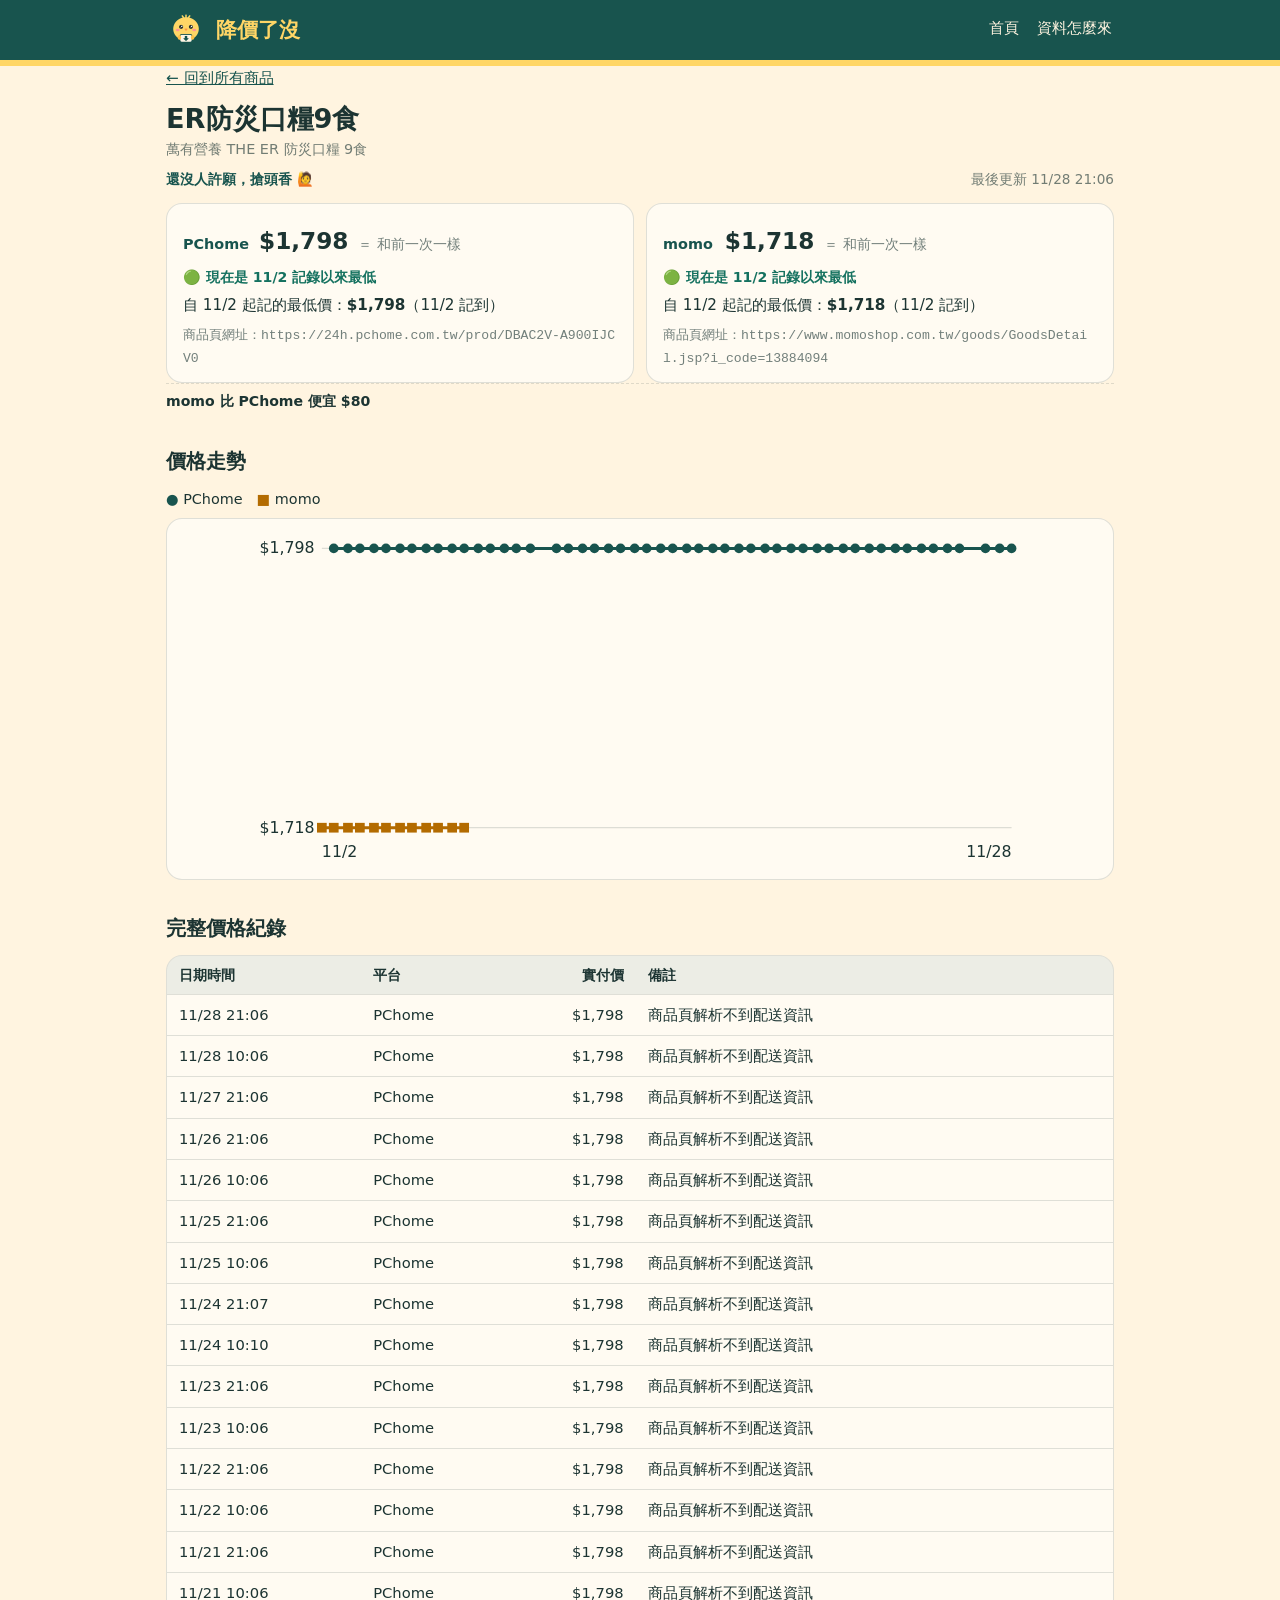
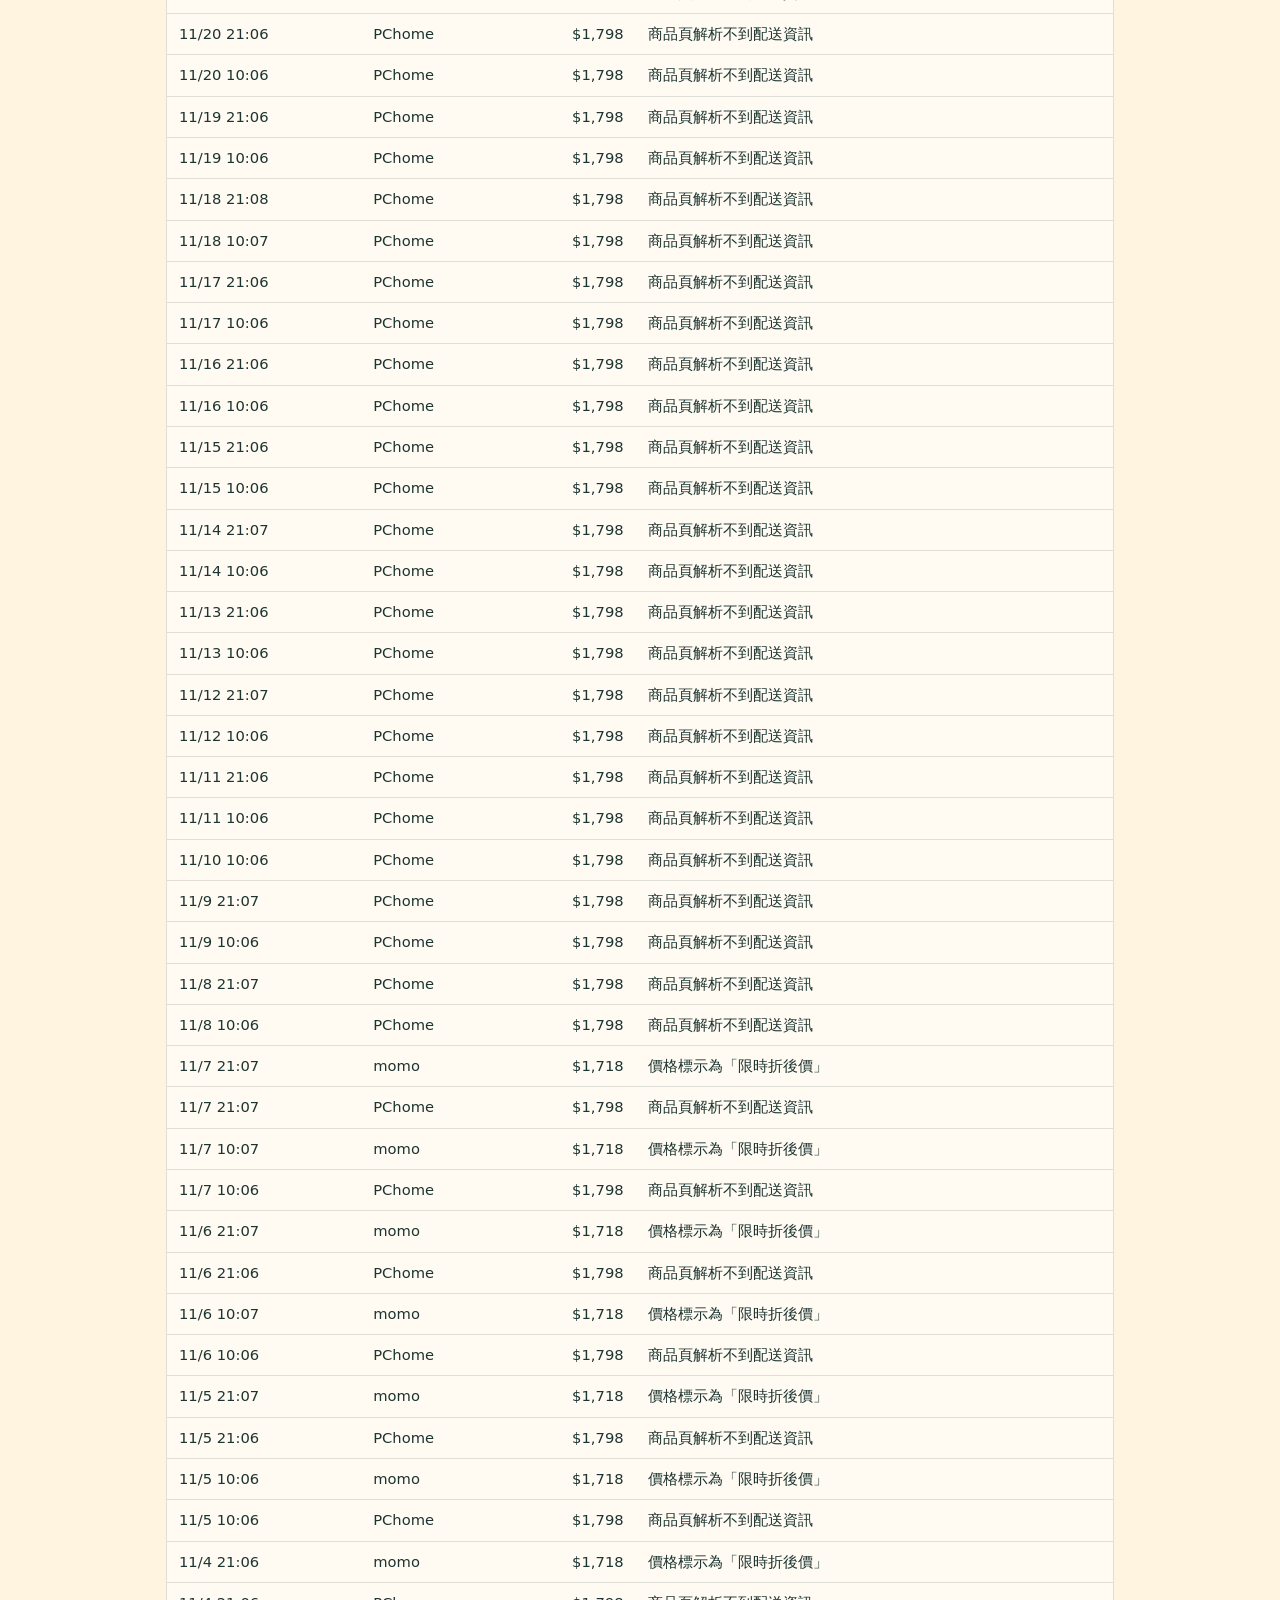
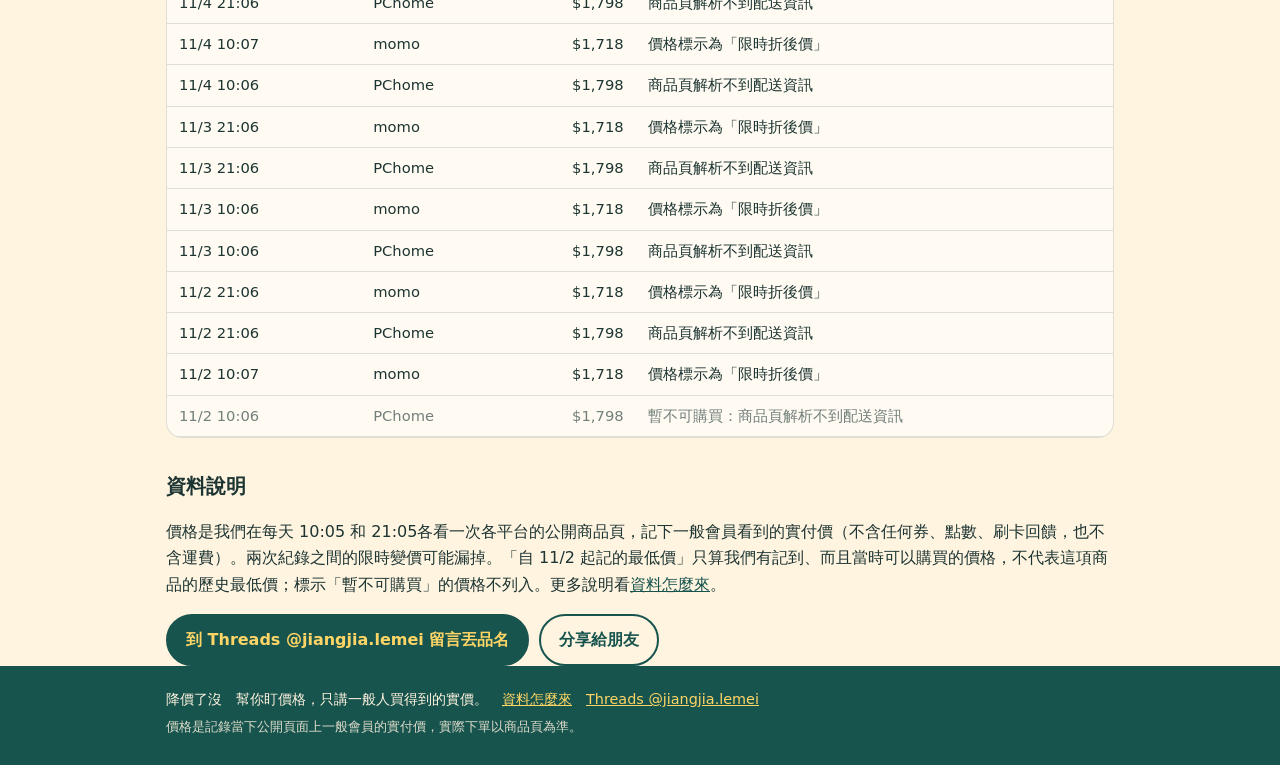
<file: p/ration_er9.html>
<!doctype html>
<html lang="zh-Hant"><head><meta charset="utf-8"><meta name="viewport" content="width=device-width,initial-scale=1"><title>ER防災口糧9食 價格走勢｜降價了沒</title><meta name="description" content="ER防災口糧9食 目前實付價：PChome $1,798、momo $1,718。看價格走勢與自記錄起的最低價。"><meta property="og:type" content="website"><meta property="og:locale" content="zh_TW"><meta property="og:site_name" content="降價了沒"><meta property="og:title" content="ER防災口糧9食 價格走勢｜降價了沒"><meta property="og:description" content="ER防災口糧9食 目前實付價：PChome $1,798、momo $1,718。看價格走勢與自記錄起的最低價。"><meta property="og:image" content="https://jiangjia-lemei.github.io/assets/cute-2.png"><meta name="twitter:card" content="summary"><meta property="og:url" content="https://jiangjia-lemei.github.io/p/ration_er9.html"><link rel="canonical" href="https://jiangjia-lemei.github.io/p/ration_er9.html"><link rel="icon" href="../assets/logo.png"><link rel="stylesheet" href="../assets/style.css"></head><body><header class="top"><div class="wrap bar"><a class="brand" href="../index.html"><img src="../assets/logo.png" alt="" width="40" height="40"><span>降價了沒</span></a><nav><a href="../index.html">首頁</a><a href="../about.html">資料怎麼來</a></nav></div></header><main class="wrap"><p class="crumb"><a href="../index.html">← 回到所有商品</a></p><section><h1 class="ptitle">ER防災口糧9食</h1><p class="full">萬有營養 THE ER 防災口糧 9食</p><p class="meta"><span class="wishn">還沒人許願，搶頭香 🙋</span><span>最後更新 11/28 21:06</span></p><div class="prices big"><div class="pblock"><div class="prow"><span class="pname">PChome</span><span class="pprice">$1,798</span><span class="delta flat">＝ 和前一次一樣</span></div><p class="pjudge good">🟢 現在是 11/2 記錄以來最低</p><p class="lowline">自 11/2 起記的最低價：<b>$1,798</b>（11/2 記到）</p><p class="url">商品頁網址：<code>https://24h.pchome.com.tw/prod/DBAC2V-A900IJCV0</code></p></div><div class="pblock"><div class="prow"><span class="pname">momo</span><span class="pprice">$1,718</span><span class="delta flat">＝ 和前一次一樣</span></div><p class="pjudge good">🟢 現在是 11/2 記錄以來最低</p><p class="lowline">自 11/2 起記的最低價：<b>$1,718</b>（11/2 記到）</p><p class="url">商品頁網址：<code>https://www.momoshop.com.tw/goods/GoodsDetail.jsp?i_code=13884094</code></p></div></div><p class="pjudge cmp">momo 比 PChome 便宜 $80</p></section><section><h2>價格走勢</h2><p class="legend"><span style="color:#18544e">●</span> PChome　<span style="color:#b36b00">■</span> momo</p><div class="chartbox"><svg class="chart chart-lg" viewBox="0 0 640 280" role="img" aria-label="ER防災口糧9食 價格走勢圖" xmlns="http://www.w3.org/2000/svg"><line x1="58" y1="16.0" x2="626" y2="16.0" stroke="#1c3432" stroke-opacity=".15"/><text x="52" y="20.0" text-anchor="end" font-size="13" fill="#1c3432">$1,798</text><line x1="58" y1="246.0" x2="626" y2="246.0" stroke="#1c3432" stroke-opacity=".15"/><text x="52" y="250.0" text-anchor="end" font-size="13" fill="#1c3432">$1,718</text><text x="58" y="270" font-size="13" fill="#1c3432">11/2</text><text x="626" y="270" text-anchor="end" font-size="13" fill="#1c3432">11/28</text><polyline points="67.8,16.0 79.5,16.0 89.3,16.0 100.9,16.0 110.8,16.0 122.4,16.0 132.2,16.0 143.9,16.0 153.7,16.0 165.3,16.0 175.2,16.0 186.8,16.0 196.7,16.0 208.3,16.0 218.1,16.0 229.7,16.0 251.2,16.0 261.0,16.0 272.7,16.0 282.5,16.0 294.1,16.0 304.0,16.0 315.6,16.0 325.5,16.0 337.1,16.0 346.9,16.0 358.5,16.0 368.4,16.0 380.0,16.0 389.9,16.0 401.5,16.0 411.3,16.0 423.0,16.0 432.8,16.0 444.4,16.0 454.3,16.0 465.9,16.0 475.7,16.0 487.4,16.0 497.2,16.0 508.8,16.0 518.7,16.0 530.3,16.0 540.1,16.0 551.8,16.0 561.6,16.0 573.2,16.0 583.1,16.0 604.5,16.0 616.2,16.0 626.0,16.0" fill="none" stroke="#18544e" stroke-width="2.5" stroke-linejoin="round" stroke-linecap="round"/><g><circle cx="67.8" cy="16.0" r="4.0" fill="#18544e"/><title>PChome 11/2 21:06 $1,798</title></g><g><circle cx="79.5" cy="16.0" r="4.0" fill="#18544e"/><title>PChome 11/3 10:06 $1,798</title></g><g><circle cx="89.3" cy="16.0" r="4.0" fill="#18544e"/><title>PChome 11/3 21:06 $1,798</title></g><g><circle cx="100.9" cy="16.0" r="4.0" fill="#18544e"/><title>PChome 11/4 10:06 $1,798</title></g><g><circle cx="110.8" cy="16.0" r="4.0" fill="#18544e"/><title>PChome 11/4 21:06 $1,798</title></g><g><circle cx="122.4" cy="16.0" r="4.0" fill="#18544e"/><title>PChome 11/5 10:06 $1,798</title></g><g><circle cx="132.2" cy="16.0" r="4.0" fill="#18544e"/><title>PChome 11/5 21:06 $1,798</title></g><g><circle cx="143.9" cy="16.0" r="4.0" fill="#18544e"/><title>PChome 11/6 10:06 $1,798</title></g><g><circle cx="153.7" cy="16.0" r="4.0" fill="#18544e"/><title>PChome 11/6 21:06 $1,798</title></g><g><circle cx="165.3" cy="16.0" r="4.0" fill="#18544e"/><title>PChome 11/7 10:06 $1,798</title></g><g><circle cx="175.2" cy="16.0" r="4.0" fill="#18544e"/><title>PChome 11/7 21:07 $1,798</title></g><g><circle cx="186.8" cy="16.0" r="4.0" fill="#18544e"/><title>PChome 11/8 10:06 $1,798</title></g><g><circle cx="196.7" cy="16.0" r="4.0" fill="#18544e"/><title>PChome 11/8 21:07 $1,798</title></g><g><circle cx="208.3" cy="16.0" r="4.0" fill="#18544e"/><title>PChome 11/9 10:06 $1,798</title></g><g><circle cx="218.1" cy="16.0" r="4.0" fill="#18544e"/><title>PChome 11/9 21:07 $1,798</title></g><g><circle cx="229.7" cy="16.0" r="4.0" fill="#18544e"/><title>PChome 11/10 10:06 $1,798</title></g><g><circle cx="251.2" cy="16.0" r="4.0" fill="#18544e"/><title>PChome 11/11 10:06 $1,798</title></g><g><circle cx="261.0" cy="16.0" r="4.0" fill="#18544e"/><title>PChome 11/11 21:06 $1,798</title></g><g><circle cx="272.7" cy="16.0" r="4.0" fill="#18544e"/><title>PChome 11/12 10:06 $1,798</title></g><g><circle cx="282.5" cy="16.0" r="4.0" fill="#18544e"/><title>PChome 11/12 21:07 $1,798</title></g><g><circle cx="294.1" cy="16.0" r="4.0" fill="#18544e"/><title>PChome 11/13 10:06 $1,798</title></g><g><circle cx="304.0" cy="16.0" r="4.0" fill="#18544e"/><title>PChome 11/13 21:06 $1,798</title></g><g><circle cx="315.6" cy="16.0" r="4.0" fill="#18544e"/><title>PChome 11/14 10:06 $1,798</title></g><g><circle cx="325.5" cy="16.0" r="4.0" fill="#18544e"/><title>PChome 11/14 21:07 $1,798</title></g><g><circle cx="337.1" cy="16.0" r="4.0" fill="#18544e"/><title>PChome 11/15 10:06 $1,798</title></g><g><circle cx="346.9" cy="16.0" r="4.0" fill="#18544e"/><title>PChome 11/15 21:06 $1,798</title></g><g><circle cx="358.5" cy="16.0" r="4.0" fill="#18544e"/><title>PChome 11/16 10:06 $1,798</title></g><g><circle cx="368.4" cy="16.0" r="4.0" fill="#18544e"/><title>PChome 11/16 21:06 $1,798</title></g><g><circle cx="380.0" cy="16.0" r="4.0" fill="#18544e"/><title>PChome 11/17 10:06 $1,798</title></g><g><circle cx="389.9" cy="16.0" r="4.0" fill="#18544e"/><title>PChome 11/17 21:06 $1,798</title></g><g><circle cx="401.5" cy="16.0" r="4.0" fill="#18544e"/><title>PChome 11/18 10:07 $1,798</title></g><g><circle cx="411.3" cy="16.0" r="4.0" fill="#18544e"/><title>PChome 11/18 21:08 $1,798</title></g><g><circle cx="423.0" cy="16.0" r="4.0" fill="#18544e"/><title>PChome 11/19 10:06 $1,798</title></g><g><circle cx="432.8" cy="16.0" r="4.0" fill="#18544e"/><title>PChome 11/19 21:06 $1,798</title></g><g><circle cx="444.4" cy="16.0" r="4.0" fill="#18544e"/><title>PChome 11/20 10:06 $1,798</title></g><g><circle cx="454.3" cy="16.0" r="4.0" fill="#18544e"/><title>PChome 11/20 21:06 $1,798</title></g><g><circle cx="465.9" cy="16.0" r="4.0" fill="#18544e"/><title>PChome 11/21 10:06 $1,798</title></g><g><circle cx="475.7" cy="16.0" r="4.0" fill="#18544e"/><title>PChome 11/21 21:06 $1,798</title></g><g><circle cx="487.4" cy="16.0" r="4.0" fill="#18544e"/><title>PChome 11/22 10:06 $1,798</title></g><g><circle cx="497.2" cy="16.0" r="4.0" fill="#18544e"/><title>PChome 11/22 21:06 $1,798</title></g><g><circle cx="508.8" cy="16.0" r="4.0" fill="#18544e"/><title>PChome 11/23 10:06 $1,798</title></g><g><circle cx="518.7" cy="16.0" r="4.0" fill="#18544e"/><title>PChome 11/23 21:06 $1,798</title></g><g><circle cx="530.3" cy="16.0" r="4.0" fill="#18544e"/><title>PChome 11/24 10:10 $1,798</title></g><g><circle cx="540.1" cy="16.0" r="4.0" fill="#18544e"/><title>PChome 11/24 21:07 $1,798</title></g><g><circle cx="551.8" cy="16.0" r="4.0" fill="#18544e"/><title>PChome 11/25 10:06 $1,798</title></g><g><circle cx="561.6" cy="16.0" r="4.0" fill="#18544e"/><title>PChome 11/25 21:06 $1,798</title></g><g><circle cx="573.2" cy="16.0" r="4.0" fill="#18544e"/><title>PChome 11/26 10:06 $1,798</title></g><g><circle cx="583.1" cy="16.0" r="4.0" fill="#18544e"/><title>PChome 11/26 21:06 $1,798</title></g><g><circle cx="604.5" cy="16.0" r="4.0" fill="#18544e"/><title>PChome 11/27 21:06 $1,798</title></g><g><circle cx="616.2" cy="16.0" r="4.0" fill="#18544e"/><title>PChome 11/28 10:06 $1,798</title></g><g><circle cx="626.0" cy="16.0" r="4.0" fill="#18544e"/><title>PChome 11/28 21:06 $1,798</title></g><polyline points="58.0,246.0 67.8,246.0 79.5,246.0 89.3,246.0 100.9,246.0 110.8,246.0 122.4,246.0 132.2,246.0 143.9,246.0 153.7,246.0 165.3,246.0 175.2,246.0" fill="none" stroke="#b36b00" stroke-width="2.5" stroke-linejoin="round" stroke-linecap="round"/><g><rect x="54.0" y="242.0" width="8.0" height="8.0" fill="#b36b00"/><title>momo 11/2 10:07 $1,718</title></g><g><rect x="63.8" y="242.0" width="8.0" height="8.0" fill="#b36b00"/><title>momo 11/2 21:06 $1,718</title></g><g><rect x="75.5" y="242.0" width="8.0" height="8.0" fill="#b36b00"/><title>momo 11/3 10:06 $1,718</title></g><g><rect x="85.3" y="242.0" width="8.0" height="8.0" fill="#b36b00"/><title>momo 11/3 21:06 $1,718</title></g><g><rect x="96.9" y="242.0" width="8.0" height="8.0" fill="#b36b00"/><title>momo 11/4 10:07 $1,718</title></g><g><rect x="106.8" y="242.0" width="8.0" height="8.0" fill="#b36b00"/><title>momo 11/4 21:06 $1,718</title></g><g><rect x="118.4" y="242.0" width="8.0" height="8.0" fill="#b36b00"/><title>momo 11/5 10:06 $1,718</title></g><g><rect x="128.2" y="242.0" width="8.0" height="8.0" fill="#b36b00"/><title>momo 11/5 21:07 $1,718</title></g><g><rect x="139.9" y="242.0" width="8.0" height="8.0" fill="#b36b00"/><title>momo 11/6 10:07 $1,718</title></g><g><rect x="149.7" y="242.0" width="8.0" height="8.0" fill="#b36b00"/><title>momo 11/6 21:07 $1,718</title></g><g><rect x="161.3" y="242.0" width="8.0" height="8.0" fill="#b36b00"/><title>momo 11/7 10:07 $1,718</title></g><g><rect x="171.2" y="242.0" width="8.0" height="8.0" fill="#b36b00"/><title>momo 11/7 21:07 $1,718</title></g></svg></div></section><section><h2>完整價格紀錄</h2><div class="tablewrap"><table><thead><tr><th>日期時間</th><th>平台</th><th class="num">實付價</th><th>備註</th></tr></thead><tbody><tr><td>11/28 21:06</td><td>PChome</td><td class="num">$1,798</td><td>商品頁解析不到配送資訊</td></tr><tr><td>11/28 10:06</td><td>PChome</td><td class="num">$1,798</td><td>商品頁解析不到配送資訊</td></tr><tr><td>11/27 21:06</td><td>PChome</td><td class="num">$1,798</td><td>商品頁解析不到配送資訊</td></tr><tr><td>11/26 21:06</td><td>PChome</td><td class="num">$1,798</td><td>商品頁解析不到配送資訊</td></tr><tr><td>11/26 10:06</td><td>PChome</td><td class="num">$1,798</td><td>商品頁解析不到配送資訊</td></tr><tr><td>11/25 21:06</td><td>PChome</td><td class="num">$1,798</td><td>商品頁解析不到配送資訊</td></tr><tr><td>11/25 10:06</td><td>PChome</td><td class="num">$1,798</td><td>商品頁解析不到配送資訊</td></tr><tr><td>11/24 21:07</td><td>PChome</td><td class="num">$1,798</td><td>商品頁解析不到配送資訊</td></tr><tr><td>11/24 10:10</td><td>PChome</td><td class="num">$1,798</td><td>商品頁解析不到配送資訊</td></tr><tr><td>11/23 21:06</td><td>PChome</td><td class="num">$1,798</td><td>商品頁解析不到配送資訊</td></tr><tr><td>11/23 10:06</td><td>PChome</td><td class="num">$1,798</td><td>商品頁解析不到配送資訊</td></tr><tr><td>11/22 21:06</td><td>PChome</td><td class="num">$1,798</td><td>商品頁解析不到配送資訊</td></tr><tr><td>11/22 10:06</td><td>PChome</td><td class="num">$1,798</td><td>商品頁解析不到配送資訊</td></tr><tr><td>11/21 21:06</td><td>PChome</td><td class="num">$1,798</td><td>商品頁解析不到配送資訊</td></tr><tr><td>11/21 10:06</td><td>PChome</td><td class="num">$1,798</td><td>商品頁解析不到配送資訊</td></tr><tr><td>11/20 21:06</td><td>PChome</td><td class="num">$1,798</td><td>商品頁解析不到配送資訊</td></tr><tr><td>11/20 10:06</td><td>PChome</td><td class="num">$1,798</td><td>商品頁解析不到配送資訊</td></tr><tr><td>11/19 21:06</td><td>PChome</td><td class="num">$1,798</td><td>商品頁解析不到配送資訊</td></tr><tr><td>11/19 10:06</td><td>PChome</td><td class="num">$1,798</td><td>商品頁解析不到配送資訊</td></tr><tr><td>11/18 21:08</td><td>PChome</td><td class="num">$1,798</td><td>商品頁解析不到配送資訊</td></tr><tr><td>11/18 10:07</td><td>PChome</td><td class="num">$1,798</td><td>商品頁解析不到配送資訊</td></tr><tr><td>11/17 21:06</td><td>PChome</td><td class="num">$1,798</td><td>商品頁解析不到配送資訊</td></tr><tr><td>11/17 10:06</td><td>PChome</td><td class="num">$1,798</td><td>商品頁解析不到配送資訊</td></tr><tr><td>11/16 21:06</td><td>PChome</td><td class="num">$1,798</td><td>商品頁解析不到配送資訊</td></tr><tr><td>11/16 10:06</td><td>PChome</td><td class="num">$1,798</td><td>商品頁解析不到配送資訊</td></tr><tr><td>11/15 21:06</td><td>PChome</td><td class="num">$1,798</td><td>商品頁解析不到配送資訊</td></tr><tr><td>11/15 10:06</td><td>PChome</td><td class="num">$1,798</td><td>商品頁解析不到配送資訊</td></tr><tr><td>11/14 21:07</td><td>PChome</td><td class="num">$1,798</td><td>商品頁解析不到配送資訊</td></tr><tr><td>11/14 10:06</td><td>PChome</td><td class="num">$1,798</td><td>商品頁解析不到配送資訊</td></tr><tr><td>11/13 21:06</td><td>PChome</td><td class="num">$1,798</td><td>商品頁解析不到配送資訊</td></tr><tr><td>11/13 10:06</td><td>PChome</td><td class="num">$1,798</td><td>商品頁解析不到配送資訊</td></tr><tr><td>11/12 21:07</td><td>PChome</td><td class="num">$1,798</td><td>商品頁解析不到配送資訊</td></tr><tr><td>11/12 10:06</td><td>PChome</td><td class="num">$1,798</td><td>商品頁解析不到配送資訊</td></tr><tr><td>11/11 21:06</td><td>PChome</td><td class="num">$1,798</td><td>商品頁解析不到配送資訊</td></tr><tr><td>11/11 10:06</td><td>PChome</td><td class="num">$1,798</td><td>商品頁解析不到配送資訊</td></tr><tr><td>11/10 10:06</td><td>PChome</td><td class="num">$1,798</td><td>商品頁解析不到配送資訊</td></tr><tr><td>11/9 21:07</td><td>PChome</td><td class="num">$1,798</td><td>商品頁解析不到配送資訊</td></tr><tr><td>11/9 10:06</td><td>PChome</td><td class="num">$1,798</td><td>商品頁解析不到配送資訊</td></tr><tr><td>11/8 21:07</td><td>PChome</td><td class="num">$1,798</td><td>商品頁解析不到配送資訊</td></tr><tr><td>11/8 10:06</td><td>PChome</td><td class="num">$1,798</td><td>商品頁解析不到配送資訊</td></tr><tr><td>11/7 21:07</td><td>momo</td><td class="num">$1,718</td><td>價格標示為「限時折後價」</td></tr><tr><td>11/7 21:07</td><td>PChome</td><td class="num">$1,798</td><td>商品頁解析不到配送資訊</td></tr><tr><td>11/7 10:07</td><td>momo</td><td class="num">$1,718</td><td>價格標示為「限時折後價」</td></tr><tr><td>11/7 10:06</td><td>PChome</td><td class="num">$1,798</td><td>商品頁解析不到配送資訊</td></tr><tr><td>11/6 21:07</td><td>momo</td><td class="num">$1,718</td><td>價格標示為「限時折後價」</td></tr><tr><td>11/6 21:06</td><td>PChome</td><td class="num">$1,798</td><td>商品頁解析不到配送資訊</td></tr><tr><td>11/6 10:07</td><td>momo</td><td class="num">$1,718</td><td>價格標示為「限時折後價」</td></tr><tr><td>11/6 10:06</td><td>PChome</td><td class="num">$1,798</td><td>商品頁解析不到配送資訊</td></tr><tr><td>11/5 21:07</td><td>momo</td><td class="num">$1,718</td><td>價格標示為「限時折後價」</td></tr><tr><td>11/5 21:06</td><td>PChome</td><td class="num">$1,798</td><td>商品頁解析不到配送資訊</td></tr><tr><td>11/5 10:06</td><td>momo</td><td class="num">$1,718</td><td>價格標示為「限時折後價」</td></tr><tr><td>11/5 10:06</td><td>PChome</td><td class="num">$1,798</td><td>商品頁解析不到配送資訊</td></tr><tr><td>11/4 21:06</td><td>momo</td><td class="num">$1,718</td><td>價格標示為「限時折後價」</td></tr><tr><td>11/4 21:06</td><td>PChome</td><td class="num">$1,798</td><td>商品頁解析不到配送資訊</td></tr><tr><td>11/4 10:07</td><td>momo</td><td class="num">$1,718</td><td>價格標示為「限時折後價」</td></tr><tr><td>11/4 10:06</td><td>PChome</td><td class="num">$1,798</td><td>商品頁解析不到配送資訊</td></tr><tr><td>11/3 21:06</td><td>momo</td><td class="num">$1,718</td><td>價格標示為「限時折後價」</td></tr><tr><td>11/3 21:06</td><td>PChome</td><td class="num">$1,798</td><td>商品頁解析不到配送資訊</td></tr><tr><td>11/3 10:06</td><td>momo</td><td class="num">$1,718</td><td>價格標示為「限時折後價」</td></tr><tr><td>11/3 10:06</td><td>PChome</td><td class="num">$1,798</td><td>商品頁解析不到配送資訊</td></tr><tr><td>11/2 21:06</td><td>momo</td><td class="num">$1,718</td><td>價格標示為「限時折後價」</td></tr><tr><td>11/2 21:06</td><td>PChome</td><td class="num">$1,798</td><td>商品頁解析不到配送資訊</td></tr><tr><td>11/2 10:07</td><td>momo</td><td class="num">$1,718</td><td>價格標示為「限時折後價」</td></tr><tr class="off"><td>11/2 10:06</td><td>PChome</td><td class="num">$1,798</td><td>暫不可購買：商品頁解析不到配送資訊</td></tr></tbody></table></div></section><section class="howto"><h2>資料說明</h2><p>價格是我們在每天 10:05 和 21:05各看一次各平台的公開商品頁，記下一般會員看到的實付價（不含任何券、點數、刷卡回饋，也不含運費）。兩次紀錄之間的限時變價可能漏掉。「自 11/2 起記的最低價」只算我們有記到、而且當時可以購買的價格，不代表這項商品的歷史最低價；標示「暫不可購買」的價格不列入。更多說明看<a href="../about.html">資料怎麼來</a>。</p></section><section><div class="actions"><a class="btn primary" href="https://www.threads.com/@jiangjia.lemei" target="_blank" rel="noopener">到 Threads @jiangjia.lemei 留言丟品名</a><button type="button" class="btn ghost" data-share>分享給朋友</button></div></section></main><footer><div class="wrap"><p>降價了沒　幫你盯價格，只講一般人買得到的實價。　<a href="../about.html">資料怎麼來</a>　<a href="https://www.threads.com/@jiangjia.lemei" target="_blank" rel="noopener">Threads @jiangjia.lemei</a></p><p class="small">價格是記錄當下公開頁面上一般會員的實付價，實際下單以商品頁為準。</p></div></footer><script src="../assets/app.js"></script></body></html>
</file>
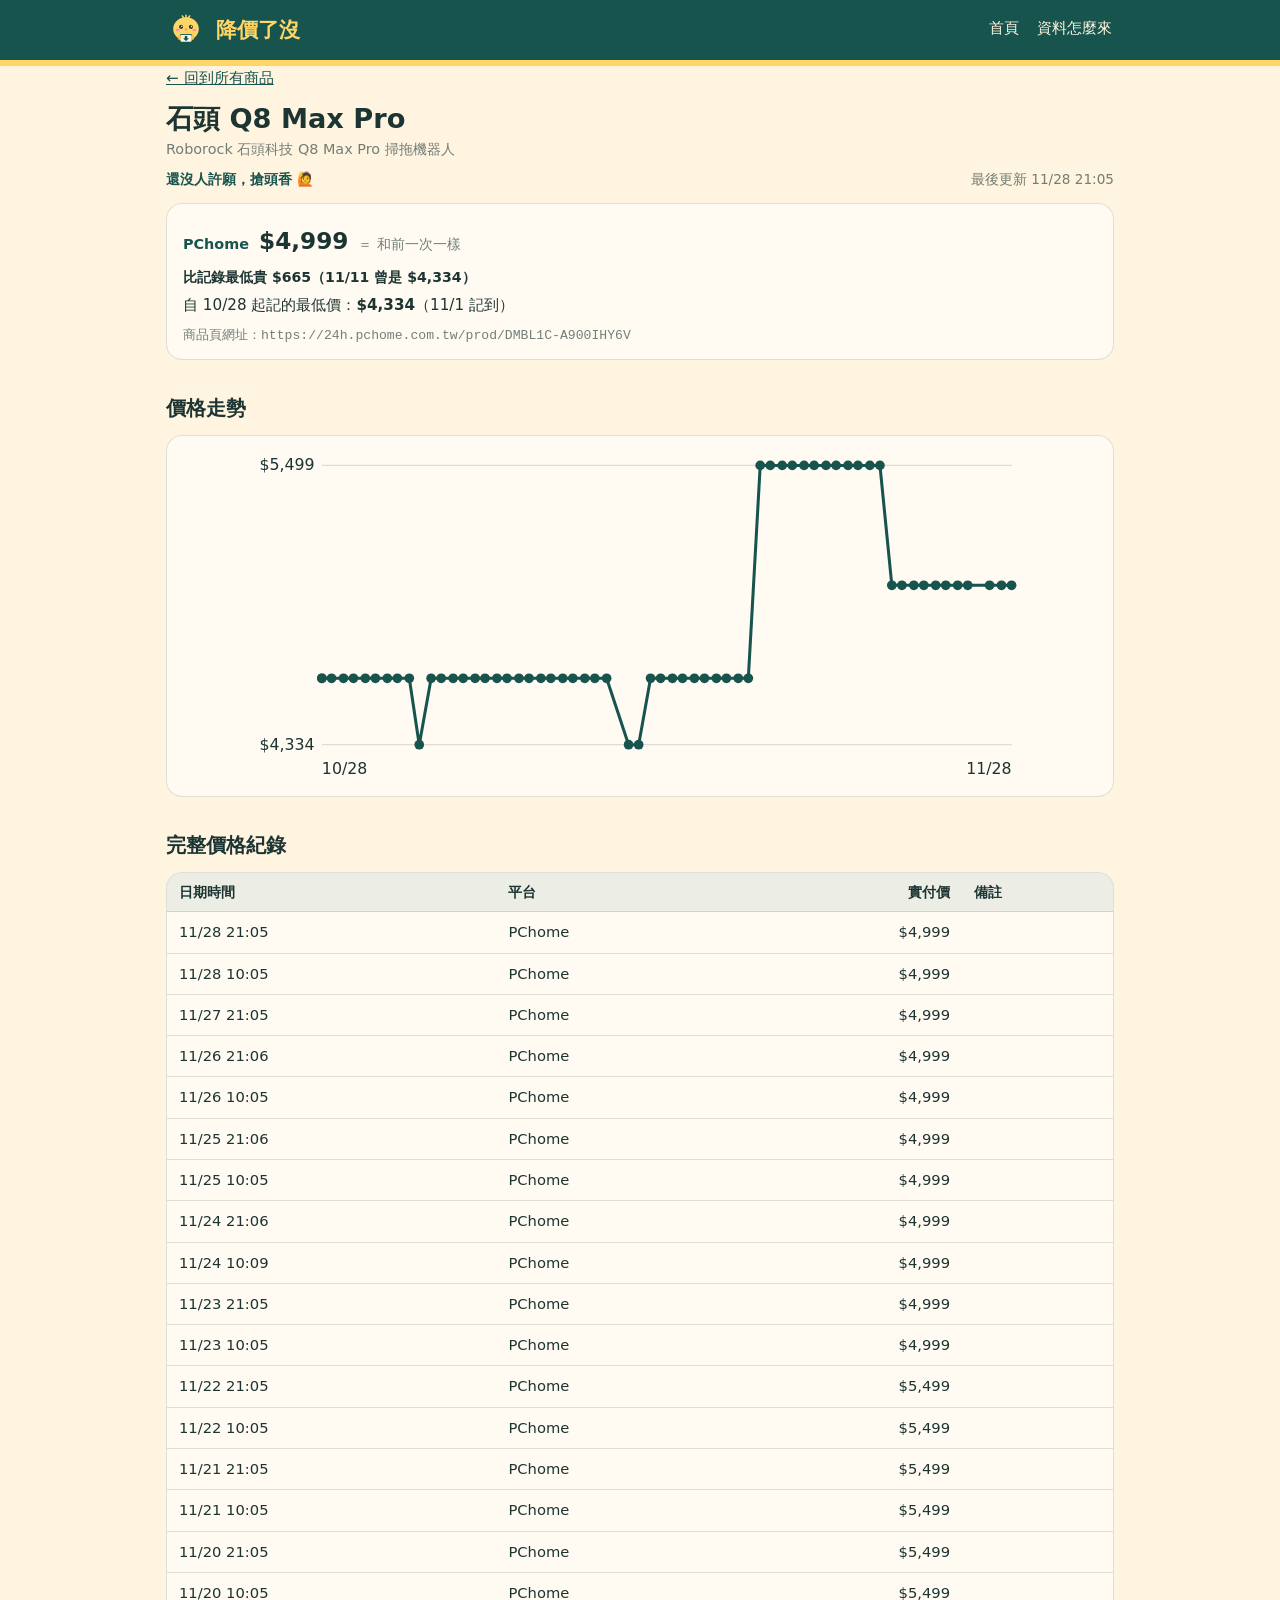
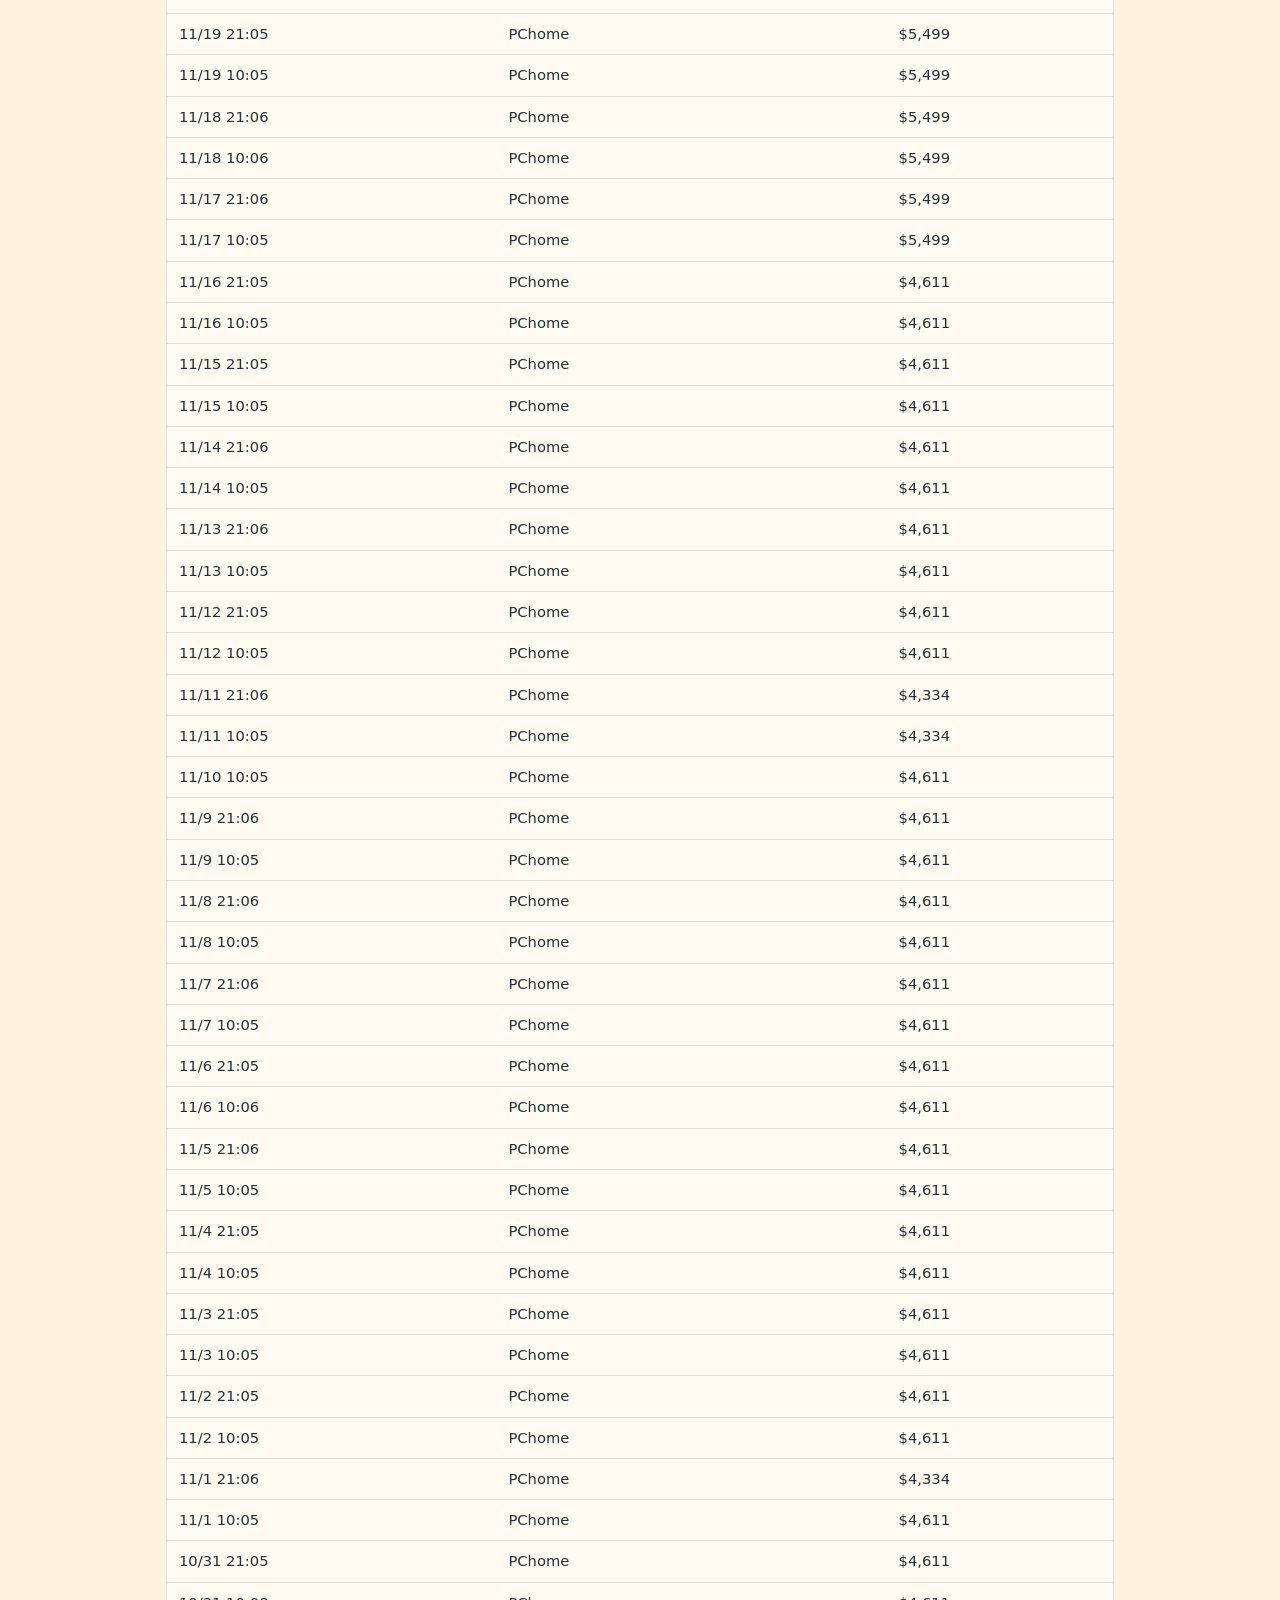
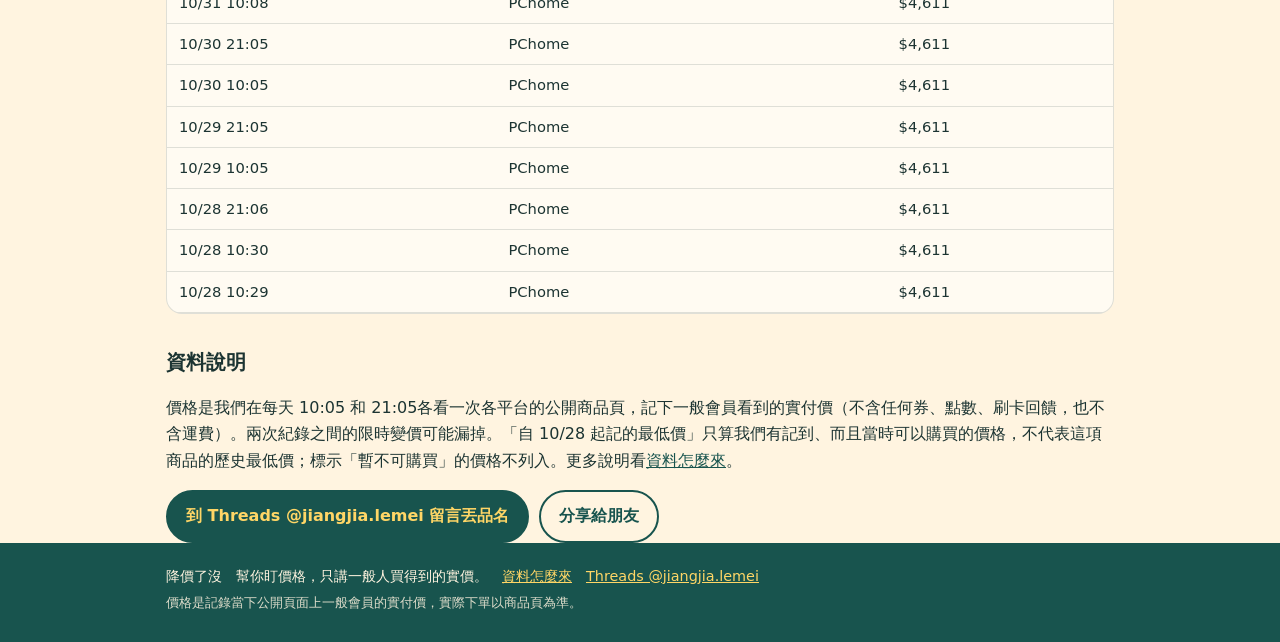
<file: p/robovac.html>
<!doctype html>
<html lang="zh-Hant"><head><meta charset="utf-8"><meta name="viewport" content="width=device-width,initial-scale=1"><title>石頭 Q8 Max Pro 價格走勢｜降價了沒</title><meta name="description" content="石頭 Q8 Max Pro 目前實付價：PChome $4,999。看價格走勢與自記錄起的最低價。"><meta property="og:type" content="website"><meta property="og:locale" content="zh_TW"><meta property="og:site_name" content="降價了沒"><meta property="og:title" content="石頭 Q8 Max Pro 價格走勢｜降價了沒"><meta property="og:description" content="石頭 Q8 Max Pro 目前實付價：PChome $4,999。看價格走勢與自記錄起的最低價。"><meta property="og:image" content="https://jiangjia-lemei.github.io/assets/cute-2.png"><meta name="twitter:card" content="summary"><meta property="og:url" content="https://jiangjia-lemei.github.io/p/robovac.html"><link rel="canonical" href="https://jiangjia-lemei.github.io/p/robovac.html"><link rel="icon" href="../assets/logo.png"><link rel="stylesheet" href="../assets/style.css"></head><body><header class="top"><div class="wrap bar"><a class="brand" href="../index.html"><img src="../assets/logo.png" alt="" width="40" height="40"><span>降價了沒</span></a><nav><a href="../index.html">首頁</a><a href="../about.html">資料怎麼來</a></nav></div></header><main class="wrap"><p class="crumb"><a href="../index.html">← 回到所有商品</a></p><section><h1 class="ptitle">石頭 Q8 Max Pro</h1><p class="full">Roborock 石頭科技 Q8 Max Pro 掃拖機器人</p><p class="meta"><span class="wishn">還沒人許願，搶頭香 🙋</span><span>最後更新 11/28 21:05</span></p><div class="prices big"><div class="pblock"><div class="prow"><span class="pname">PChome</span><span class="pprice">$4,999</span><span class="delta flat">＝ 和前一次一樣</span></div><p class="pjudge">比記錄最低貴 $665（11/11 曾是 $4,334）</p><p class="lowline">自 10/28 起記的最低價：<b>$4,334</b>（11/1 記到）</p><p class="url">商品頁網址：<code>https://24h.pchome.com.tw/prod/DMBL1C-A900IHY6V</code></p></div></div></section><section><h2>價格走勢</h2><div class="chartbox"><svg class="chart chart-lg" viewBox="0 0 640 280" role="img" aria-label="石頭 Q8 Max Pro 價格走勢圖" xmlns="http://www.w3.org/2000/svg"><line x1="58" y1="16.0" x2="626" y2="16.0" stroke="#1c3432" stroke-opacity=".15"/><text x="52" y="20.0" text-anchor="end" font-size="13" fill="#1c3432">$5,499</text><line x1="58" y1="246.0" x2="626" y2="246.0" stroke="#1c3432" stroke-opacity=".15"/><text x="52" y="250.0" text-anchor="end" font-size="13" fill="#1c3432">$4,334</text><text x="58" y="270" font-size="13" fill="#1c3432">10/28</text><text x="626" y="270" text-anchor="end" font-size="13" fill="#1c3432">11/28</text><polyline points="58.0,191.3 58.0,191.3 66.0,191.3 75.8,191.3 84.0,191.3 93.8,191.3 102.1,191.3 111.9,191.3 120.2,191.3 130.0,191.3 138.2,246.0 148.0,191.3 156.3,191.3 166.1,191.3 174.4,191.3 184.2,191.3 192.4,191.3 202.2,191.3 210.5,191.3 220.3,191.3 228.6,191.3 238.4,191.3 246.6,191.3 256.4,191.3 264.7,191.3 274.5,191.3 282.8,191.3 292.5,191.3 310.6,246.0 318.9,246.0 328.7,191.3 337.0,191.3 346.7,191.3 355.0,191.3 364.8,191.3 373.1,191.3 382.9,191.3 391.2,191.3 400.9,191.3 409.2,191.3 419.0,16.0 427.3,16.0 437.1,16.0 445.4,16.0 455.1,16.0 463.4,16.0 473.2,16.0 481.5,16.0 491.3,16.0 499.5,16.0 509.3,16.0 517.6,16.0 527.4,114.7 535.7,114.7 545.5,114.7 553.7,114.7 563.5,114.7 571.8,114.7 581.6,114.7 589.9,114.7 607.9,114.7 617.7,114.7 626.0,114.7" fill="none" stroke="#18544e" stroke-width="2.5" stroke-linejoin="round" stroke-linecap="round"/><g><circle cx="58.0" cy="191.3" r="4.0" fill="#18544e"/><title>PChome 10/28 10:29 $4,611</title></g><g><circle cx="58.0" cy="191.3" r="4.0" fill="#18544e"/><title>PChome 10/28 10:30 $4,611</title></g><g><circle cx="66.0" cy="191.3" r="4.0" fill="#18544e"/><title>PChome 10/28 21:06 $4,611</title></g><g><circle cx="75.8" cy="191.3" r="4.0" fill="#18544e"/><title>PChome 10/29 10:05 $4,611</title></g><g><circle cx="84.0" cy="191.3" r="4.0" fill="#18544e"/><title>PChome 10/29 21:05 $4,611</title></g><g><circle cx="93.8" cy="191.3" r="4.0" fill="#18544e"/><title>PChome 10/30 10:05 $4,611</title></g><g><circle cx="102.1" cy="191.3" r="4.0" fill="#18544e"/><title>PChome 10/30 21:05 $4,611</title></g><g><circle cx="111.9" cy="191.3" r="4.0" fill="#18544e"/><title>PChome 10/31 10:08 $4,611</title></g><g><circle cx="120.2" cy="191.3" r="4.0" fill="#18544e"/><title>PChome 10/31 21:05 $4,611</title></g><g><circle cx="130.0" cy="191.3" r="4.0" fill="#18544e"/><title>PChome 11/1 10:05 $4,611</title></g><g><circle cx="138.2" cy="246.0" r="4.0" fill="#18544e"/><title>PChome 11/1 21:06 $4,334</title></g><g><circle cx="148.0" cy="191.3" r="4.0" fill="#18544e"/><title>PChome 11/2 10:05 $4,611</title></g><g><circle cx="156.3" cy="191.3" r="4.0" fill="#18544e"/><title>PChome 11/2 21:05 $4,611</title></g><g><circle cx="166.1" cy="191.3" r="4.0" fill="#18544e"/><title>PChome 11/3 10:05 $4,611</title></g><g><circle cx="174.4" cy="191.3" r="4.0" fill="#18544e"/><title>PChome 11/3 21:05 $4,611</title></g><g><circle cx="184.2" cy="191.3" r="4.0" fill="#18544e"/><title>PChome 11/4 10:05 $4,611</title></g><g><circle cx="192.4" cy="191.3" r="4.0" fill="#18544e"/><title>PChome 11/4 21:05 $4,611</title></g><g><circle cx="202.2" cy="191.3" r="4.0" fill="#18544e"/><title>PChome 11/5 10:05 $4,611</title></g><g><circle cx="210.5" cy="191.3" r="4.0" fill="#18544e"/><title>PChome 11/5 21:06 $4,611</title></g><g><circle cx="220.3" cy="191.3" r="4.0" fill="#18544e"/><title>PChome 11/6 10:06 $4,611</title></g><g><circle cx="228.6" cy="191.3" r="4.0" fill="#18544e"/><title>PChome 11/6 21:05 $4,611</title></g><g><circle cx="238.4" cy="191.3" r="4.0" fill="#18544e"/><title>PChome 11/7 10:05 $4,611</title></g><g><circle cx="246.6" cy="191.3" r="4.0" fill="#18544e"/><title>PChome 11/7 21:06 $4,611</title></g><g><circle cx="256.4" cy="191.3" r="4.0" fill="#18544e"/><title>PChome 11/8 10:05 $4,611</title></g><g><circle cx="264.7" cy="191.3" r="4.0" fill="#18544e"/><title>PChome 11/8 21:06 $4,611</title></g><g><circle cx="274.5" cy="191.3" r="4.0" fill="#18544e"/><title>PChome 11/9 10:05 $4,611</title></g><g><circle cx="282.8" cy="191.3" r="4.0" fill="#18544e"/><title>PChome 11/9 21:06 $4,611</title></g><g><circle cx="292.5" cy="191.3" r="4.0" fill="#18544e"/><title>PChome 11/10 10:05 $4,611</title></g><g><circle cx="310.6" cy="246.0" r="4.0" fill="#18544e"/><title>PChome 11/11 10:05 $4,334</title></g><g><circle cx="318.9" cy="246.0" r="4.0" fill="#18544e"/><title>PChome 11/11 21:06 $4,334</title></g><g><circle cx="328.7" cy="191.3" r="4.0" fill="#18544e"/><title>PChome 11/12 10:05 $4,611</title></g><g><circle cx="337.0" cy="191.3" r="4.0" fill="#18544e"/><title>PChome 11/12 21:05 $4,611</title></g><g><circle cx="346.7" cy="191.3" r="4.0" fill="#18544e"/><title>PChome 11/13 10:05 $4,611</title></g><g><circle cx="355.0" cy="191.3" r="4.0" fill="#18544e"/><title>PChome 11/13 21:06 $4,611</title></g><g><circle cx="364.8" cy="191.3" r="4.0" fill="#18544e"/><title>PChome 11/14 10:05 $4,611</title></g><g><circle cx="373.1" cy="191.3" r="4.0" fill="#18544e"/><title>PChome 11/14 21:06 $4,611</title></g><g><circle cx="382.9" cy="191.3" r="4.0" fill="#18544e"/><title>PChome 11/15 10:05 $4,611</title></g><g><circle cx="391.2" cy="191.3" r="4.0" fill="#18544e"/><title>PChome 11/15 21:05 $4,611</title></g><g><circle cx="400.9" cy="191.3" r="4.0" fill="#18544e"/><title>PChome 11/16 10:05 $4,611</title></g><g><circle cx="409.2" cy="191.3" r="4.0" fill="#18544e"/><title>PChome 11/16 21:05 $4,611</title></g><g><circle cx="419.0" cy="16.0" r="4.0" fill="#18544e"/><title>PChome 11/17 10:05 $5,499</title></g><g><circle cx="427.3" cy="16.0" r="4.0" fill="#18544e"/><title>PChome 11/17 21:06 $5,499</title></g><g><circle cx="437.1" cy="16.0" r="4.0" fill="#18544e"/><title>PChome 11/18 10:06 $5,499</title></g><g><circle cx="445.4" cy="16.0" r="4.0" fill="#18544e"/><title>PChome 11/18 21:06 $5,499</title></g><g><circle cx="455.1" cy="16.0" r="4.0" fill="#18544e"/><title>PChome 11/19 10:05 $5,499</title></g><g><circle cx="463.4" cy="16.0" r="4.0" fill="#18544e"/><title>PChome 11/19 21:05 $5,499</title></g><g><circle cx="473.2" cy="16.0" r="4.0" fill="#18544e"/><title>PChome 11/20 10:05 $5,499</title></g><g><circle cx="481.5" cy="16.0" r="4.0" fill="#18544e"/><title>PChome 11/20 21:05 $5,499</title></g><g><circle cx="491.3" cy="16.0" r="4.0" fill="#18544e"/><title>PChome 11/21 10:05 $5,499</title></g><g><circle cx="499.5" cy="16.0" r="4.0" fill="#18544e"/><title>PChome 11/21 21:05 $5,499</title></g><g><circle cx="509.3" cy="16.0" r="4.0" fill="#18544e"/><title>PChome 11/22 10:05 $5,499</title></g><g><circle cx="517.6" cy="16.0" r="4.0" fill="#18544e"/><title>PChome 11/22 21:05 $5,499</title></g><g><circle cx="527.4" cy="114.7" r="4.0" fill="#18544e"/><title>PChome 11/23 10:05 $4,999</title></g><g><circle cx="535.7" cy="114.7" r="4.0" fill="#18544e"/><title>PChome 11/23 21:05 $4,999</title></g><g><circle cx="545.5" cy="114.7" r="4.0" fill="#18544e"/><title>PChome 11/24 10:09 $4,999</title></g><g><circle cx="553.7" cy="114.7" r="4.0" fill="#18544e"/><title>PChome 11/24 21:06 $4,999</title></g><g><circle cx="563.5" cy="114.7" r="4.0" fill="#18544e"/><title>PChome 11/25 10:05 $4,999</title></g><g><circle cx="571.8" cy="114.7" r="4.0" fill="#18544e"/><title>PChome 11/25 21:06 $4,999</title></g><g><circle cx="581.6" cy="114.7" r="4.0" fill="#18544e"/><title>PChome 11/26 10:05 $4,999</title></g><g><circle cx="589.9" cy="114.7" r="4.0" fill="#18544e"/><title>PChome 11/26 21:06 $4,999</title></g><g><circle cx="607.9" cy="114.7" r="4.0" fill="#18544e"/><title>PChome 11/27 21:05 $4,999</title></g><g><circle cx="617.7" cy="114.7" r="4.0" fill="#18544e"/><title>PChome 11/28 10:05 $4,999</title></g><g><circle cx="626.0" cy="114.7" r="4.0" fill="#18544e"/><title>PChome 11/28 21:05 $4,999</title></g></svg></div></section><section><h2>完整價格紀錄</h2><div class="tablewrap"><table><thead><tr><th>日期時間</th><th>平台</th><th class="num">實付價</th><th>備註</th></tr></thead><tbody><tr><td>11/28 21:05</td><td>PChome</td><td class="num">$4,999</td><td></td></tr><tr><td>11/28 10:05</td><td>PChome</td><td class="num">$4,999</td><td></td></tr><tr><td>11/27 21:05</td><td>PChome</td><td class="num">$4,999</td><td></td></tr><tr><td>11/26 21:06</td><td>PChome</td><td class="num">$4,999</td><td></td></tr><tr><td>11/26 10:05</td><td>PChome</td><td class="num">$4,999</td><td></td></tr><tr><td>11/25 21:06</td><td>PChome</td><td class="num">$4,999</td><td></td></tr><tr><td>11/25 10:05</td><td>PChome</td><td class="num">$4,999</td><td></td></tr><tr><td>11/24 21:06</td><td>PChome</td><td class="num">$4,999</td><td></td></tr><tr><td>11/24 10:09</td><td>PChome</td><td class="num">$4,999</td><td></td></tr><tr><td>11/23 21:05</td><td>PChome</td><td class="num">$4,999</td><td></td></tr><tr><td>11/23 10:05</td><td>PChome</td><td class="num">$4,999</td><td></td></tr><tr><td>11/22 21:05</td><td>PChome</td><td class="num">$5,499</td><td></td></tr><tr><td>11/22 10:05</td><td>PChome</td><td class="num">$5,499</td><td></td></tr><tr><td>11/21 21:05</td><td>PChome</td><td class="num">$5,499</td><td></td></tr><tr><td>11/21 10:05</td><td>PChome</td><td class="num">$5,499</td><td></td></tr><tr><td>11/20 21:05</td><td>PChome</td><td class="num">$5,499</td><td></td></tr><tr><td>11/20 10:05</td><td>PChome</td><td class="num">$5,499</td><td></td></tr><tr><td>11/19 21:05</td><td>PChome</td><td class="num">$5,499</td><td></td></tr><tr><td>11/19 10:05</td><td>PChome</td><td class="num">$5,499</td><td></td></tr><tr><td>11/18 21:06</td><td>PChome</td><td class="num">$5,499</td><td></td></tr><tr><td>11/18 10:06</td><td>PChome</td><td class="num">$5,499</td><td></td></tr><tr><td>11/17 21:06</td><td>PChome</td><td class="num">$5,499</td><td></td></tr><tr><td>11/17 10:05</td><td>PChome</td><td class="num">$5,499</td><td></td></tr><tr><td>11/16 21:05</td><td>PChome</td><td class="num">$4,611</td><td></td></tr><tr><td>11/16 10:05</td><td>PChome</td><td class="num">$4,611</td><td></td></tr><tr><td>11/15 21:05</td><td>PChome</td><td class="num">$4,611</td><td></td></tr><tr><td>11/15 10:05</td><td>PChome</td><td class="num">$4,611</td><td></td></tr><tr><td>11/14 21:06</td><td>PChome</td><td class="num">$4,611</td><td></td></tr><tr><td>11/14 10:05</td><td>PChome</td><td class="num">$4,611</td><td></td></tr><tr><td>11/13 21:06</td><td>PChome</td><td class="num">$4,611</td><td></td></tr><tr><td>11/13 10:05</td><td>PChome</td><td class="num">$4,611</td><td></td></tr><tr><td>11/12 21:05</td><td>PChome</td><td class="num">$4,611</td><td></td></tr><tr><td>11/12 10:05</td><td>PChome</td><td class="num">$4,611</td><td></td></tr><tr><td>11/11 21:06</td><td>PChome</td><td class="num">$4,334</td><td></td></tr><tr><td>11/11 10:05</td><td>PChome</td><td class="num">$4,334</td><td></td></tr><tr><td>11/10 10:05</td><td>PChome</td><td class="num">$4,611</td><td></td></tr><tr><td>11/9 21:06</td><td>PChome</td><td class="num">$4,611</td><td></td></tr><tr><td>11/9 10:05</td><td>PChome</td><td class="num">$4,611</td><td></td></tr><tr><td>11/8 21:06</td><td>PChome</td><td class="num">$4,611</td><td></td></tr><tr><td>11/8 10:05</td><td>PChome</td><td class="num">$4,611</td><td></td></tr><tr><td>11/7 21:06</td><td>PChome</td><td class="num">$4,611</td><td></td></tr><tr><td>11/7 10:05</td><td>PChome</td><td class="num">$4,611</td><td></td></tr><tr><td>11/6 21:05</td><td>PChome</td><td class="num">$4,611</td><td></td></tr><tr><td>11/6 10:06</td><td>PChome</td><td class="num">$4,611</td><td></td></tr><tr><td>11/5 21:06</td><td>PChome</td><td class="num">$4,611</td><td></td></tr><tr><td>11/5 10:05</td><td>PChome</td><td class="num">$4,611</td><td></td></tr><tr><td>11/4 21:05</td><td>PChome</td><td class="num">$4,611</td><td></td></tr><tr><td>11/4 10:05</td><td>PChome</td><td class="num">$4,611</td><td></td></tr><tr><td>11/3 21:05</td><td>PChome</td><td class="num">$4,611</td><td></td></tr><tr><td>11/3 10:05</td><td>PChome</td><td class="num">$4,611</td><td></td></tr><tr><td>11/2 21:05</td><td>PChome</td><td class="num">$4,611</td><td></td></tr><tr><td>11/2 10:05</td><td>PChome</td><td class="num">$4,611</td><td></td></tr><tr><td>11/1 21:06</td><td>PChome</td><td class="num">$4,334</td><td></td></tr><tr><td>11/1 10:05</td><td>PChome</td><td class="num">$4,611</td><td></td></tr><tr><td>10/31 21:05</td><td>PChome</td><td class="num">$4,611</td><td></td></tr><tr><td>10/31 10:08</td><td>PChome</td><td class="num">$4,611</td><td></td></tr><tr><td>10/30 21:05</td><td>PChome</td><td class="num">$4,611</td><td></td></tr><tr><td>10/30 10:05</td><td>PChome</td><td class="num">$4,611</td><td></td></tr><tr><td>10/29 21:05</td><td>PChome</td><td class="num">$4,611</td><td></td></tr><tr><td>10/29 10:05</td><td>PChome</td><td class="num">$4,611</td><td></td></tr><tr><td>10/28 21:06</td><td>PChome</td><td class="num">$4,611</td><td></td></tr><tr><td>10/28 10:30</td><td>PChome</td><td class="num">$4,611</td><td></td></tr><tr><td>10/28 10:29</td><td>PChome</td><td class="num">$4,611</td><td></td></tr></tbody></table></div></section><section class="howto"><h2>資料說明</h2><p>價格是我們在每天 10:05 和 21:05各看一次各平台的公開商品頁，記下一般會員看到的實付價（不含任何券、點數、刷卡回饋，也不含運費）。兩次紀錄之間的限時變價可能漏掉。「自 10/28 起記的最低價」只算我們有記到、而且當時可以購買的價格，不代表這項商品的歷史最低價；標示「暫不可購買」的價格不列入。更多說明看<a href="../about.html">資料怎麼來</a>。</p></section><section><div class="actions"><a class="btn primary" href="https://www.threads.com/@jiangjia.lemei" target="_blank" rel="noopener">到 Threads @jiangjia.lemei 留言丟品名</a><button type="button" class="btn ghost" data-share>分享給朋友</button></div></section></main><footer><div class="wrap"><p>降價了沒　幫你盯價格，只講一般人買得到的實價。　<a href="../about.html">資料怎麼來</a>　<a href="https://www.threads.com/@jiangjia.lemei" target="_blank" rel="noopener">Threads @jiangjia.lemei</a></p><p class="small">價格是記錄當下公開頁面上一般會員的實付價，實際下單以商品頁為準。</p></div></footer><script src="../assets/app.js"></script></body></html>
</file>
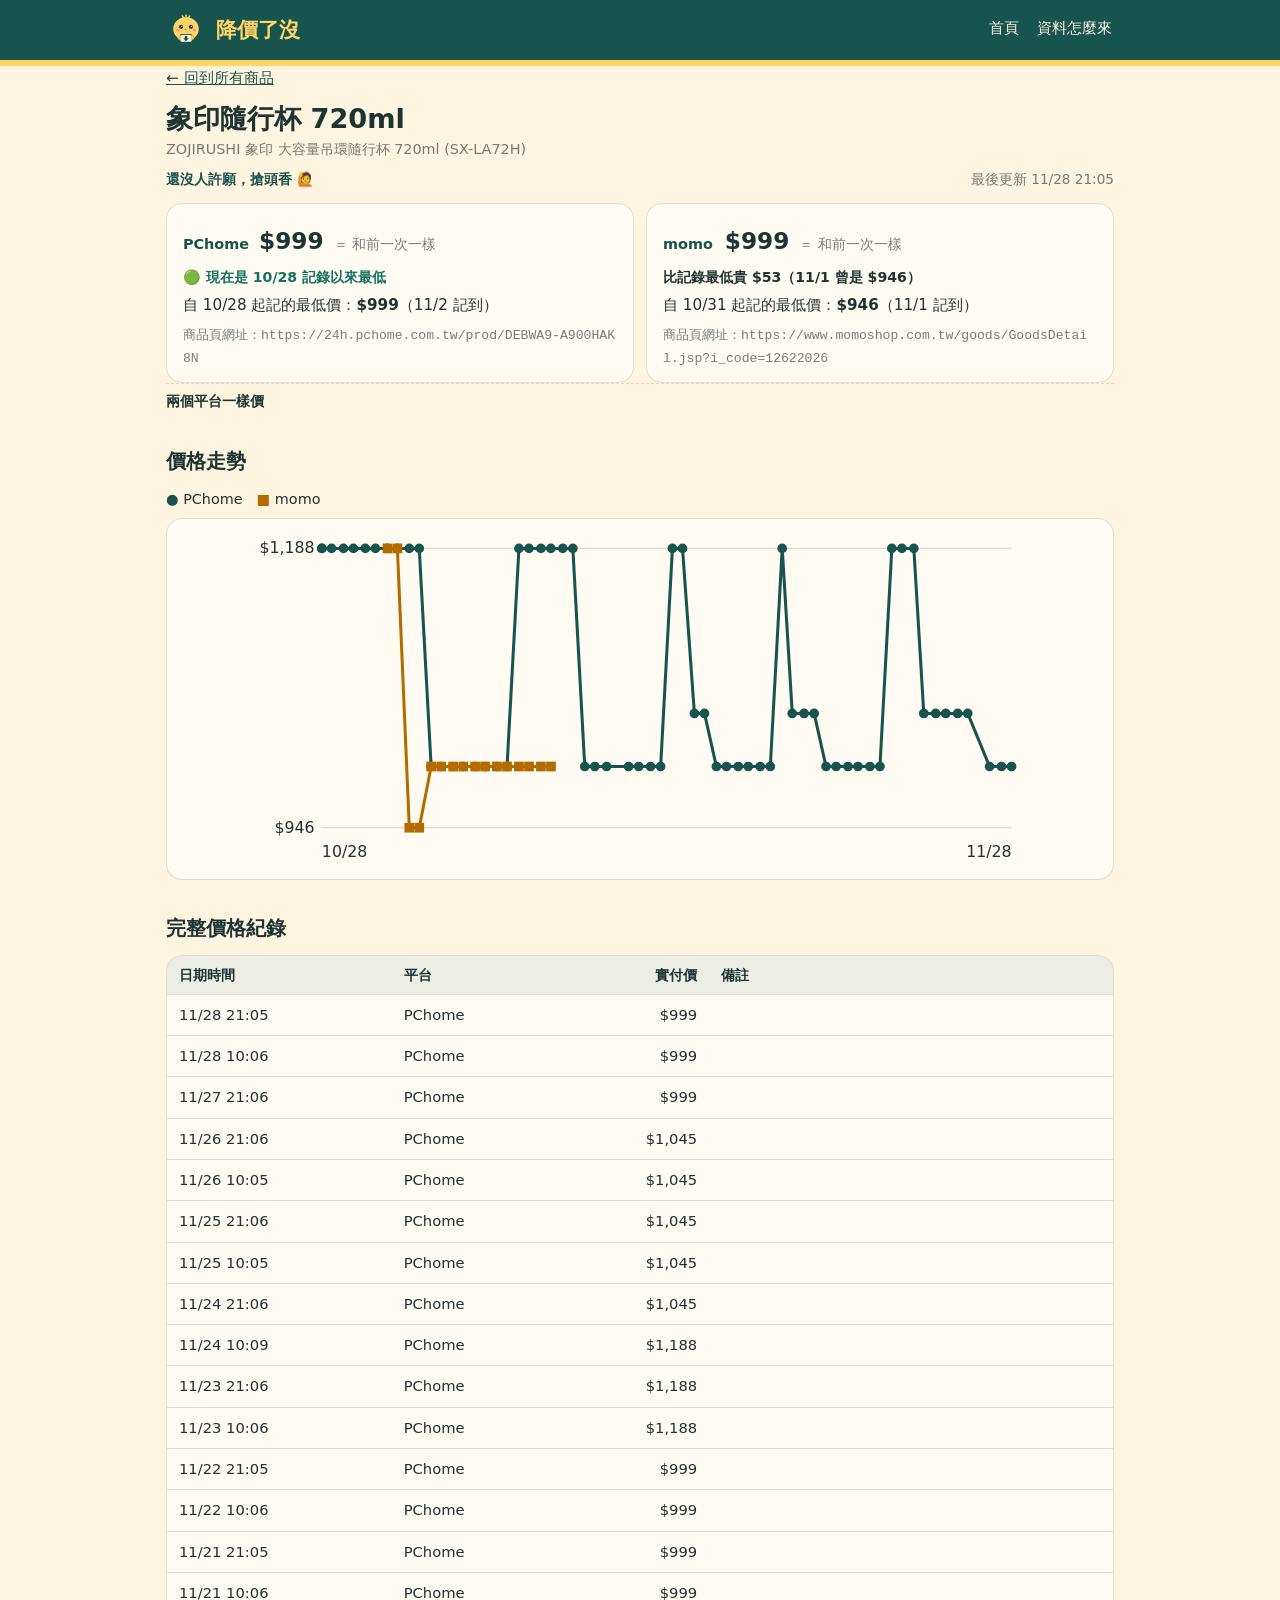
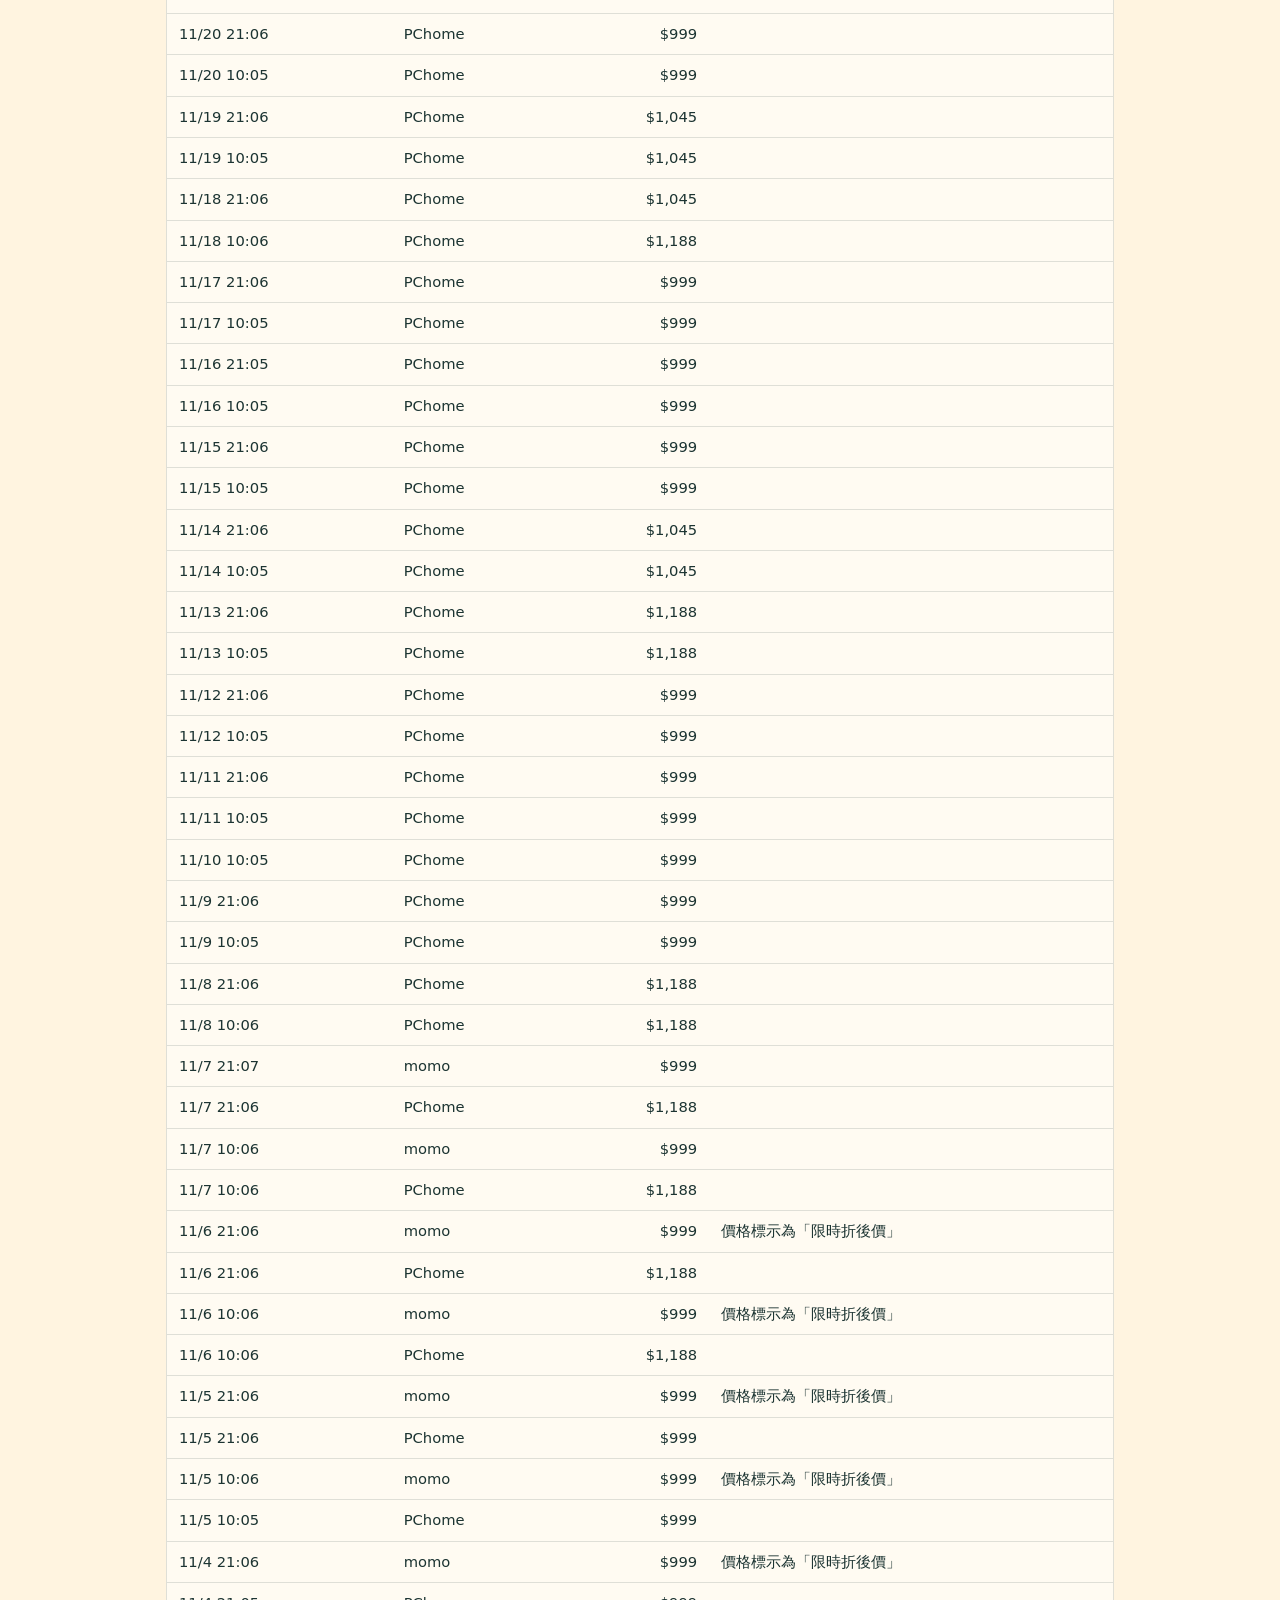
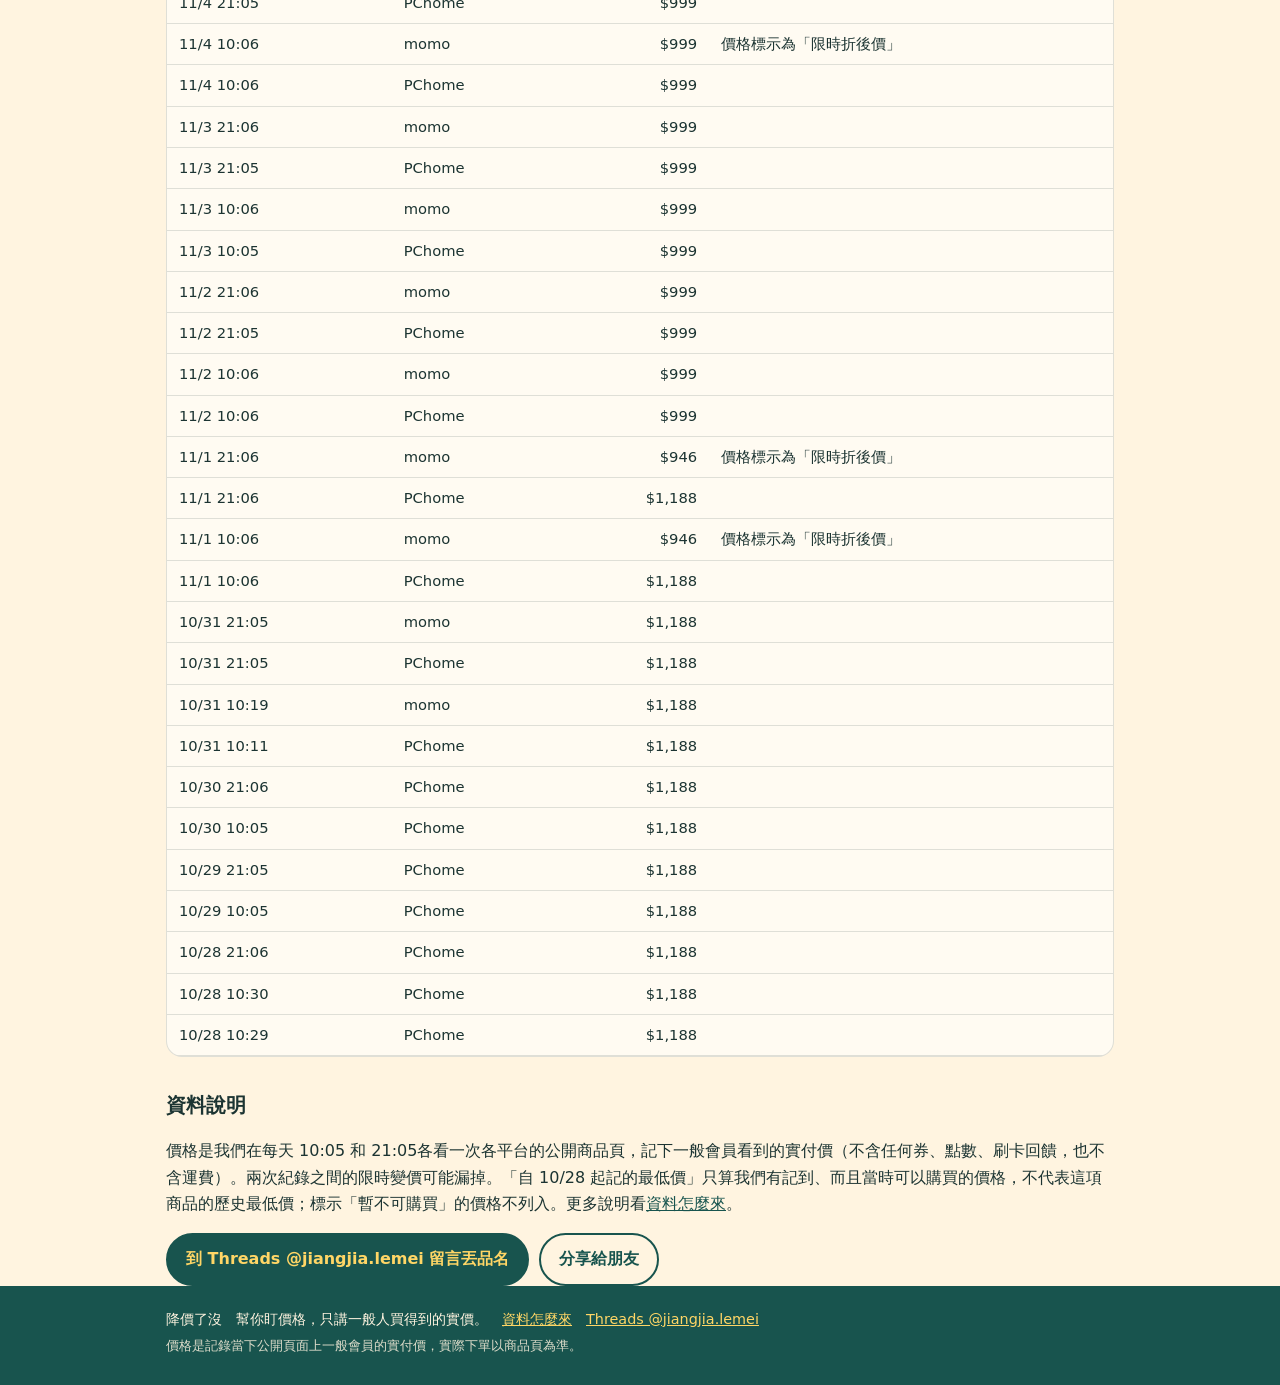
<file: p/thermos.html>
<!doctype html>
<html lang="zh-Hant"><head><meta charset="utf-8"><meta name="viewport" content="width=device-width,initial-scale=1"><title>象印隨行杯 720ml 價格走勢｜降價了沒</title><meta name="description" content="象印隨行杯 720ml 目前實付價：PChome $999、momo $999。看價格走勢與自記錄起的最低價。"><meta property="og:type" content="website"><meta property="og:locale" content="zh_TW"><meta property="og:site_name" content="降價了沒"><meta property="og:title" content="象印隨行杯 720ml 價格走勢｜降價了沒"><meta property="og:description" content="象印隨行杯 720ml 目前實付價：PChome $999、momo $999。看價格走勢與自記錄起的最低價。"><meta property="og:image" content="https://jiangjia-lemei.github.io/assets/cute-2.png"><meta name="twitter:card" content="summary"><meta property="og:url" content="https://jiangjia-lemei.github.io/p/thermos.html"><link rel="canonical" href="https://jiangjia-lemei.github.io/p/thermos.html"><link rel="icon" href="../assets/logo.png"><link rel="stylesheet" href="../assets/style.css"></head><body><header class="top"><div class="wrap bar"><a class="brand" href="../index.html"><img src="../assets/logo.png" alt="" width="40" height="40"><span>降價了沒</span></a><nav><a href="../index.html">首頁</a><a href="../about.html">資料怎麼來</a></nav></div></header><main class="wrap"><p class="crumb"><a href="../index.html">← 回到所有商品</a></p><section><h1 class="ptitle">象印隨行杯 720ml</h1><p class="full">ZOJIRUSHI 象印 大容量吊環隨行杯 720ml (SX-LA72H)</p><p class="meta"><span class="wishn">還沒人許願，搶頭香 🙋</span><span>最後更新 11/28 21:05</span></p><div class="prices big"><div class="pblock"><div class="prow"><span class="pname">PChome</span><span class="pprice">$999</span><span class="delta flat">＝ 和前一次一樣</span></div><p class="pjudge good">🟢 現在是 10/28 記錄以來最低</p><p class="lowline">自 10/28 起記的最低價：<b>$999</b>（11/2 記到）</p><p class="url">商品頁網址：<code>https://24h.pchome.com.tw/prod/DEBWA9-A900HAK8N</code></p></div><div class="pblock"><div class="prow"><span class="pname">momo</span><span class="pprice">$999</span><span class="delta flat">＝ 和前一次一樣</span></div><p class="pjudge">比記錄最低貴 $53（11/1 曾是 $946）</p><p class="lowline">自 10/31 起記的最低價：<b>$946</b>（11/1 記到）</p><p class="url">商品頁網址：<code>https://www.momoshop.com.tw/goods/GoodsDetail.jsp?i_code=12622026</code></p></div></div><p class="pjudge cmp">兩個平台一樣價</p></section><section><h2>價格走勢</h2><p class="legend"><span style="color:#18544e">●</span> PChome　<span style="color:#b36b00">■</span> momo</p><div class="chartbox"><svg class="chart chart-lg" viewBox="0 0 640 280" role="img" aria-label="象印隨行杯 720ml 價格走勢圖" xmlns="http://www.w3.org/2000/svg"><line x1="58" y1="16.0" x2="626" y2="16.0" stroke="#1c3432" stroke-opacity=".15"/><text x="52" y="20.0" text-anchor="end" font-size="13" fill="#1c3432">$1,188</text><line x1="58" y1="246.0" x2="626" y2="246.0" stroke="#1c3432" stroke-opacity=".15"/><text x="52" y="250.0" text-anchor="end" font-size="13" fill="#1c3432">$946</text><text x="58" y="270" font-size="13" fill="#1c3432">10/28</text><text x="626" y="270" text-anchor="end" font-size="13" fill="#1c3432">11/28</text><polyline points="58.0,16.0 58.0,16.0 66.0,16.0 75.8,16.0 84.0,16.0 93.8,16.0 102.1,16.0 112.0,16.0 120.2,16.0 130.0,16.0 138.2,16.0 148.0,195.6 156.3,195.6 166.1,195.6 174.4,195.6 184.2,195.6 192.4,195.6 202.2,195.6 210.5,195.6 220.3,16.0 228.6,16.0 238.4,16.0 246.6,16.0 256.4,16.0 264.7,16.0 274.5,195.6 282.8,195.6 292.5,195.6 310.6,195.6 318.9,195.6 328.7,195.6 337.0,195.6 346.7,16.0 355.0,16.0 364.8,151.9 373.1,151.9 382.9,195.6 391.2,195.6 400.9,195.6 409.2,195.6 419.0,195.6 427.3,195.6 437.1,16.0 445.4,151.9 455.1,151.9 463.4,151.9 473.2,195.6 481.5,195.6 491.3,195.6 499.5,195.6 509.3,195.6 517.6,195.6 527.4,16.0 535.7,16.0 545.5,16.0 553.7,151.9 563.5,151.9 571.8,151.9 581.6,151.9 589.9,151.9 607.9,195.6 617.7,195.6 626.0,195.6" fill="none" stroke="#18544e" stroke-width="2.5" stroke-linejoin="round" stroke-linecap="round"/><g><circle cx="58.0" cy="16.0" r="4.0" fill="#18544e"/><title>PChome 10/28 10:29 $1,188</title></g><g><circle cx="58.0" cy="16.0" r="4.0" fill="#18544e"/><title>PChome 10/28 10:30 $1,188</title></g><g><circle cx="66.0" cy="16.0" r="4.0" fill="#18544e"/><title>PChome 10/28 21:06 $1,188</title></g><g><circle cx="75.8" cy="16.0" r="4.0" fill="#18544e"/><title>PChome 10/29 10:05 $1,188</title></g><g><circle cx="84.0" cy="16.0" r="4.0" fill="#18544e"/><title>PChome 10/29 21:05 $1,188</title></g><g><circle cx="93.8" cy="16.0" r="4.0" fill="#18544e"/><title>PChome 10/30 10:05 $1,188</title></g><g><circle cx="102.1" cy="16.0" r="4.0" fill="#18544e"/><title>PChome 10/30 21:06 $1,188</title></g><g><circle cx="112.0" cy="16.0" r="4.0" fill="#18544e"/><title>PChome 10/31 10:11 $1,188</title></g><g><circle cx="120.2" cy="16.0" r="4.0" fill="#18544e"/><title>PChome 10/31 21:05 $1,188</title></g><g><circle cx="130.0" cy="16.0" r="4.0" fill="#18544e"/><title>PChome 11/1 10:06 $1,188</title></g><g><circle cx="138.2" cy="16.0" r="4.0" fill="#18544e"/><title>PChome 11/1 21:06 $1,188</title></g><g><circle cx="148.0" cy="195.6" r="4.0" fill="#18544e"/><title>PChome 11/2 10:06 $999</title></g><g><circle cx="156.3" cy="195.6" r="4.0" fill="#18544e"/><title>PChome 11/2 21:05 $999</title></g><g><circle cx="166.1" cy="195.6" r="4.0" fill="#18544e"/><title>PChome 11/3 10:05 $999</title></g><g><circle cx="174.4" cy="195.6" r="4.0" fill="#18544e"/><title>PChome 11/3 21:05 $999</title></g><g><circle cx="184.2" cy="195.6" r="4.0" fill="#18544e"/><title>PChome 11/4 10:06 $999</title></g><g><circle cx="192.4" cy="195.6" r="4.0" fill="#18544e"/><title>PChome 11/4 21:05 $999</title></g><g><circle cx="202.2" cy="195.6" r="4.0" fill="#18544e"/><title>PChome 11/5 10:05 $999</title></g><g><circle cx="210.5" cy="195.6" r="4.0" fill="#18544e"/><title>PChome 11/5 21:06 $999</title></g><g><circle cx="220.3" cy="16.0" r="4.0" fill="#18544e"/><title>PChome 11/6 10:06 $1,188</title></g><g><circle cx="228.6" cy="16.0" r="4.0" fill="#18544e"/><title>PChome 11/6 21:06 $1,188</title></g><g><circle cx="238.4" cy="16.0" r="4.0" fill="#18544e"/><title>PChome 11/7 10:06 $1,188</title></g><g><circle cx="246.6" cy="16.0" r="4.0" fill="#18544e"/><title>PChome 11/7 21:06 $1,188</title></g><g><circle cx="256.4" cy="16.0" r="4.0" fill="#18544e"/><title>PChome 11/8 10:06 $1,188</title></g><g><circle cx="264.7" cy="16.0" r="4.0" fill="#18544e"/><title>PChome 11/8 21:06 $1,188</title></g><g><circle cx="274.5" cy="195.6" r="4.0" fill="#18544e"/><title>PChome 11/9 10:05 $999</title></g><g><circle cx="282.8" cy="195.6" r="4.0" fill="#18544e"/><title>PChome 11/9 21:06 $999</title></g><g><circle cx="292.5" cy="195.6" r="4.0" fill="#18544e"/><title>PChome 11/10 10:05 $999</title></g><g><circle cx="310.6" cy="195.6" r="4.0" fill="#18544e"/><title>PChome 11/11 10:05 $999</title></g><g><circle cx="318.9" cy="195.6" r="4.0" fill="#18544e"/><title>PChome 11/11 21:06 $999</title></g><g><circle cx="328.7" cy="195.6" r="4.0" fill="#18544e"/><title>PChome 11/12 10:05 $999</title></g><g><circle cx="337.0" cy="195.6" r="4.0" fill="#18544e"/><title>PChome 11/12 21:06 $999</title></g><g><circle cx="346.7" cy="16.0" r="4.0" fill="#18544e"/><title>PChome 11/13 10:05 $1,188</title></g><g><circle cx="355.0" cy="16.0" r="4.0" fill="#18544e"/><title>PChome 11/13 21:06 $1,188</title></g><g><circle cx="364.8" cy="151.9" r="4.0" fill="#18544e"/><title>PChome 11/14 10:05 $1,045</title></g><g><circle cx="373.1" cy="151.9" r="4.0" fill="#18544e"/><title>PChome 11/14 21:06 $1,045</title></g><g><circle cx="382.9" cy="195.6" r="4.0" fill="#18544e"/><title>PChome 11/15 10:05 $999</title></g><g><circle cx="391.2" cy="195.6" r="4.0" fill="#18544e"/><title>PChome 11/15 21:06 $999</title></g><g><circle cx="400.9" cy="195.6" r="4.0" fill="#18544e"/><title>PChome 11/16 10:05 $999</title></g><g><circle cx="409.2" cy="195.6" r="4.0" fill="#18544e"/><title>PChome 11/16 21:05 $999</title></g><g><circle cx="419.0" cy="195.6" r="4.0" fill="#18544e"/><title>PChome 11/17 10:05 $999</title></g><g><circle cx="427.3" cy="195.6" r="4.0" fill="#18544e"/><title>PChome 11/17 21:06 $999</title></g><g><circle cx="437.1" cy="16.0" r="4.0" fill="#18544e"/><title>PChome 11/18 10:06 $1,188</title></g><g><circle cx="445.4" cy="151.9" r="4.0" fill="#18544e"/><title>PChome 11/18 21:06 $1,045</title></g><g><circle cx="455.1" cy="151.9" r="4.0" fill="#18544e"/><title>PChome 11/19 10:05 $1,045</title></g><g><circle cx="463.4" cy="151.9" r="4.0" fill="#18544e"/><title>PChome 11/19 21:06 $1,045</title></g><g><circle cx="473.2" cy="195.6" r="4.0" fill="#18544e"/><title>PChome 11/20 10:05 $999</title></g><g><circle cx="481.5" cy="195.6" r="4.0" fill="#18544e"/><title>PChome 11/20 21:06 $999</title></g><g><circle cx="491.3" cy="195.6" r="4.0" fill="#18544e"/><title>PChome 11/21 10:06 $999</title></g><g><circle cx="499.5" cy="195.6" r="4.0" fill="#18544e"/><title>PChome 11/21 21:05 $999</title></g><g><circle cx="509.3" cy="195.6" r="4.0" fill="#18544e"/><title>PChome 11/22 10:06 $999</title></g><g><circle cx="517.6" cy="195.6" r="4.0" fill="#18544e"/><title>PChome 11/22 21:05 $999</title></g><g><circle cx="527.4" cy="16.0" r="4.0" fill="#18544e"/><title>PChome 11/23 10:06 $1,188</title></g><g><circle cx="535.7" cy="16.0" r="4.0" fill="#18544e"/><title>PChome 11/23 21:06 $1,188</title></g><g><circle cx="545.5" cy="16.0" r="4.0" fill="#18544e"/><title>PChome 11/24 10:09 $1,188</title></g><g><circle cx="553.7" cy="151.9" r="4.0" fill="#18544e"/><title>PChome 11/24 21:06 $1,045</title></g><g><circle cx="563.5" cy="151.9" r="4.0" fill="#18544e"/><title>PChome 11/25 10:05 $1,045</title></g><g><circle cx="571.8" cy="151.9" r="4.0" fill="#18544e"/><title>PChome 11/25 21:06 $1,045</title></g><g><circle cx="581.6" cy="151.9" r="4.0" fill="#18544e"/><title>PChome 11/26 10:05 $1,045</title></g><g><circle cx="589.9" cy="151.9" r="4.0" fill="#18544e"/><title>PChome 11/26 21:06 $1,045</title></g><g><circle cx="607.9" cy="195.6" r="4.0" fill="#18544e"/><title>PChome 11/27 21:06 $999</title></g><g><circle cx="617.7" cy="195.6" r="4.0" fill="#18544e"/><title>PChome 11/28 10:06 $999</title></g><g><circle cx="626.0" cy="195.6" r="4.0" fill="#18544e"/><title>PChome 11/28 21:05 $999</title></g><polyline points="112.1,16.0 120.2,16.0 130.0,246.0 138.2,246.0 148.0,195.6 156.3,195.6 166.1,195.6 174.4,195.6 184.2,195.6 192.4,195.6 202.2,195.6 210.5,195.6 220.3,195.6 228.6,195.6 238.4,195.6 246.7,195.6" fill="none" stroke="#b36b00" stroke-width="2.5" stroke-linejoin="round" stroke-linecap="round"/><g><rect x="108.1" y="12.0" width="8.0" height="8.0" fill="#b36b00"/><title>momo 10/31 10:19 $1,188</title></g><g><rect x="116.2" y="12.0" width="8.0" height="8.0" fill="#b36b00"/><title>momo 10/31 21:05 $1,188</title></g><g><rect x="126.0" y="242.0" width="8.0" height="8.0" fill="#b36b00"/><title>momo 11/1 10:06 $946</title></g><g><rect x="134.2" y="242.0" width="8.0" height="8.0" fill="#b36b00"/><title>momo 11/1 21:06 $946</title></g><g><rect x="144.0" y="191.6" width="8.0" height="8.0" fill="#b36b00"/><title>momo 11/2 10:06 $999</title></g><g><rect x="152.3" y="191.6" width="8.0" height="8.0" fill="#b36b00"/><title>momo 11/2 21:06 $999</title></g><g><rect x="162.1" y="191.6" width="8.0" height="8.0" fill="#b36b00"/><title>momo 11/3 10:06 $999</title></g><g><rect x="170.4" y="191.6" width="8.0" height="8.0" fill="#b36b00"/><title>momo 11/3 21:06 $999</title></g><g><rect x="180.2" y="191.6" width="8.0" height="8.0" fill="#b36b00"/><title>momo 11/4 10:06 $999</title></g><g><rect x="188.4" y="191.6" width="8.0" height="8.0" fill="#b36b00"/><title>momo 11/4 21:06 $999</title></g><g><rect x="198.2" y="191.6" width="8.0" height="8.0" fill="#b36b00"/><title>momo 11/5 10:06 $999</title></g><g><rect x="206.5" y="191.6" width="8.0" height="8.0" fill="#b36b00"/><title>momo 11/5 21:06 $999</title></g><g><rect x="216.3" y="191.6" width="8.0" height="8.0" fill="#b36b00"/><title>momo 11/6 10:06 $999</title></g><g><rect x="224.6" y="191.6" width="8.0" height="8.0" fill="#b36b00"/><title>momo 11/6 21:06 $999</title></g><g><rect x="234.4" y="191.6" width="8.0" height="8.0" fill="#b36b00"/><title>momo 11/7 10:06 $999</title></g><g><rect x="242.7" y="191.6" width="8.0" height="8.0" fill="#b36b00"/><title>momo 11/7 21:07 $999</title></g></svg></div></section><section><h2>完整價格紀錄</h2><div class="tablewrap"><table><thead><tr><th>日期時間</th><th>平台</th><th class="num">實付價</th><th>備註</th></tr></thead><tbody><tr><td>11/28 21:05</td><td>PChome</td><td class="num">$999</td><td></td></tr><tr><td>11/28 10:06</td><td>PChome</td><td class="num">$999</td><td></td></tr><tr><td>11/27 21:06</td><td>PChome</td><td class="num">$999</td><td></td></tr><tr><td>11/26 21:06</td><td>PChome</td><td class="num">$1,045</td><td></td></tr><tr><td>11/26 10:05</td><td>PChome</td><td class="num">$1,045</td><td></td></tr><tr><td>11/25 21:06</td><td>PChome</td><td class="num">$1,045</td><td></td></tr><tr><td>11/25 10:05</td><td>PChome</td><td class="num">$1,045</td><td></td></tr><tr><td>11/24 21:06</td><td>PChome</td><td class="num">$1,045</td><td></td></tr><tr><td>11/24 10:09</td><td>PChome</td><td class="num">$1,188</td><td></td></tr><tr><td>11/23 21:06</td><td>PChome</td><td class="num">$1,188</td><td></td></tr><tr><td>11/23 10:06</td><td>PChome</td><td class="num">$1,188</td><td></td></tr><tr><td>11/22 21:05</td><td>PChome</td><td class="num">$999</td><td></td></tr><tr><td>11/22 10:06</td><td>PChome</td><td class="num">$999</td><td></td></tr><tr><td>11/21 21:05</td><td>PChome</td><td class="num">$999</td><td></td></tr><tr><td>11/21 10:06</td><td>PChome</td><td class="num">$999</td><td></td></tr><tr><td>11/20 21:06</td><td>PChome</td><td class="num">$999</td><td></td></tr><tr><td>11/20 10:05</td><td>PChome</td><td class="num">$999</td><td></td></tr><tr><td>11/19 21:06</td><td>PChome</td><td class="num">$1,045</td><td></td></tr><tr><td>11/19 10:05</td><td>PChome</td><td class="num">$1,045</td><td></td></tr><tr><td>11/18 21:06</td><td>PChome</td><td class="num">$1,045</td><td></td></tr><tr><td>11/18 10:06</td><td>PChome</td><td class="num">$1,188</td><td></td></tr><tr><td>11/17 21:06</td><td>PChome</td><td class="num">$999</td><td></td></tr><tr><td>11/17 10:05</td><td>PChome</td><td class="num">$999</td><td></td></tr><tr><td>11/16 21:05</td><td>PChome</td><td class="num">$999</td><td></td></tr><tr><td>11/16 10:05</td><td>PChome</td><td class="num">$999</td><td></td></tr><tr><td>11/15 21:06</td><td>PChome</td><td class="num">$999</td><td></td></tr><tr><td>11/15 10:05</td><td>PChome</td><td class="num">$999</td><td></td></tr><tr><td>11/14 21:06</td><td>PChome</td><td class="num">$1,045</td><td></td></tr><tr><td>11/14 10:05</td><td>PChome</td><td class="num">$1,045</td><td></td></tr><tr><td>11/13 21:06</td><td>PChome</td><td class="num">$1,188</td><td></td></tr><tr><td>11/13 10:05</td><td>PChome</td><td class="num">$1,188</td><td></td></tr><tr><td>11/12 21:06</td><td>PChome</td><td class="num">$999</td><td></td></tr><tr><td>11/12 10:05</td><td>PChome</td><td class="num">$999</td><td></td></tr><tr><td>11/11 21:06</td><td>PChome</td><td class="num">$999</td><td></td></tr><tr><td>11/11 10:05</td><td>PChome</td><td class="num">$999</td><td></td></tr><tr><td>11/10 10:05</td><td>PChome</td><td class="num">$999</td><td></td></tr><tr><td>11/9 21:06</td><td>PChome</td><td class="num">$999</td><td></td></tr><tr><td>11/9 10:05</td><td>PChome</td><td class="num">$999</td><td></td></tr><tr><td>11/8 21:06</td><td>PChome</td><td class="num">$1,188</td><td></td></tr><tr><td>11/8 10:06</td><td>PChome</td><td class="num">$1,188</td><td></td></tr><tr><td>11/7 21:07</td><td>momo</td><td class="num">$999</td><td></td></tr><tr><td>11/7 21:06</td><td>PChome</td><td class="num">$1,188</td><td></td></tr><tr><td>11/7 10:06</td><td>momo</td><td class="num">$999</td><td></td></tr><tr><td>11/7 10:06</td><td>PChome</td><td class="num">$1,188</td><td></td></tr><tr><td>11/6 21:06</td><td>momo</td><td class="num">$999</td><td>價格標示為「限時折後價」</td></tr><tr><td>11/6 21:06</td><td>PChome</td><td class="num">$1,188</td><td></td></tr><tr><td>11/6 10:06</td><td>momo</td><td class="num">$999</td><td>價格標示為「限時折後價」</td></tr><tr><td>11/6 10:06</td><td>PChome</td><td class="num">$1,188</td><td></td></tr><tr><td>11/5 21:06</td><td>momo</td><td class="num">$999</td><td>價格標示為「限時折後價」</td></tr><tr><td>11/5 21:06</td><td>PChome</td><td class="num">$999</td><td></td></tr><tr><td>11/5 10:06</td><td>momo</td><td class="num">$999</td><td>價格標示為「限時折後價」</td></tr><tr><td>11/5 10:05</td><td>PChome</td><td class="num">$999</td><td></td></tr><tr><td>11/4 21:06</td><td>momo</td><td class="num">$999</td><td>價格標示為「限時折後價」</td></tr><tr><td>11/4 21:05</td><td>PChome</td><td class="num">$999</td><td></td></tr><tr><td>11/4 10:06</td><td>momo</td><td class="num">$999</td><td>價格標示為「限時折後價」</td></tr><tr><td>11/4 10:06</td><td>PChome</td><td class="num">$999</td><td></td></tr><tr><td>11/3 21:06</td><td>momo</td><td class="num">$999</td><td></td></tr><tr><td>11/3 21:05</td><td>PChome</td><td class="num">$999</td><td></td></tr><tr><td>11/3 10:06</td><td>momo</td><td class="num">$999</td><td></td></tr><tr><td>11/3 10:05</td><td>PChome</td><td class="num">$999</td><td></td></tr><tr><td>11/2 21:06</td><td>momo</td><td class="num">$999</td><td></td></tr><tr><td>11/2 21:05</td><td>PChome</td><td class="num">$999</td><td></td></tr><tr><td>11/2 10:06</td><td>momo</td><td class="num">$999</td><td></td></tr><tr><td>11/2 10:06</td><td>PChome</td><td class="num">$999</td><td></td></tr><tr><td>11/1 21:06</td><td>momo</td><td class="num">$946</td><td>價格標示為「限時折後價」</td></tr><tr><td>11/1 21:06</td><td>PChome</td><td class="num">$1,188</td><td></td></tr><tr><td>11/1 10:06</td><td>momo</td><td class="num">$946</td><td>價格標示為「限時折後價」</td></tr><tr><td>11/1 10:06</td><td>PChome</td><td class="num">$1,188</td><td></td></tr><tr><td>10/31 21:05</td><td>momo</td><td class="num">$1,188</td><td></td></tr><tr><td>10/31 21:05</td><td>PChome</td><td class="num">$1,188</td><td></td></tr><tr><td>10/31 10:19</td><td>momo</td><td class="num">$1,188</td><td></td></tr><tr><td>10/31 10:11</td><td>PChome</td><td class="num">$1,188</td><td></td></tr><tr><td>10/30 21:06</td><td>PChome</td><td class="num">$1,188</td><td></td></tr><tr><td>10/30 10:05</td><td>PChome</td><td class="num">$1,188</td><td></td></tr><tr><td>10/29 21:05</td><td>PChome</td><td class="num">$1,188</td><td></td></tr><tr><td>10/29 10:05</td><td>PChome</td><td class="num">$1,188</td><td></td></tr><tr><td>10/28 21:06</td><td>PChome</td><td class="num">$1,188</td><td></td></tr><tr><td>10/28 10:30</td><td>PChome</td><td class="num">$1,188</td><td></td></tr><tr><td>10/28 10:29</td><td>PChome</td><td class="num">$1,188</td><td></td></tr></tbody></table></div></section><section class="howto"><h2>資料說明</h2><p>價格是我們在每天 10:05 和 21:05各看一次各平台的公開商品頁，記下一般會員看到的實付價（不含任何券、點數、刷卡回饋，也不含運費）。兩次紀錄之間的限時變價可能漏掉。「自 10/28 起記的最低價」只算我們有記到、而且當時可以購買的價格，不代表這項商品的歷史最低價；標示「暫不可購買」的價格不列入。更多說明看<a href="../about.html">資料怎麼來</a>。</p></section><section><div class="actions"><a class="btn primary" href="https://www.threads.com/@jiangjia.lemei" target="_blank" rel="noopener">到 Threads @jiangjia.lemei 留言丟品名</a><button type="button" class="btn ghost" data-share>分享給朋友</button></div></section></main><footer><div class="wrap"><p>降價了沒　幫你盯價格，只講一般人買得到的實價。　<a href="../about.html">資料怎麼來</a>　<a href="https://www.threads.com/@jiangjia.lemei" target="_blank" rel="noopener">Threads @jiangjia.lemei</a></p><p class="small">價格是記錄當下公開頁面上一般會員的實付價，實際下單以商品頁為準。</p></div></footer><script src="../assets/app.js"></script></body></html>
</file>
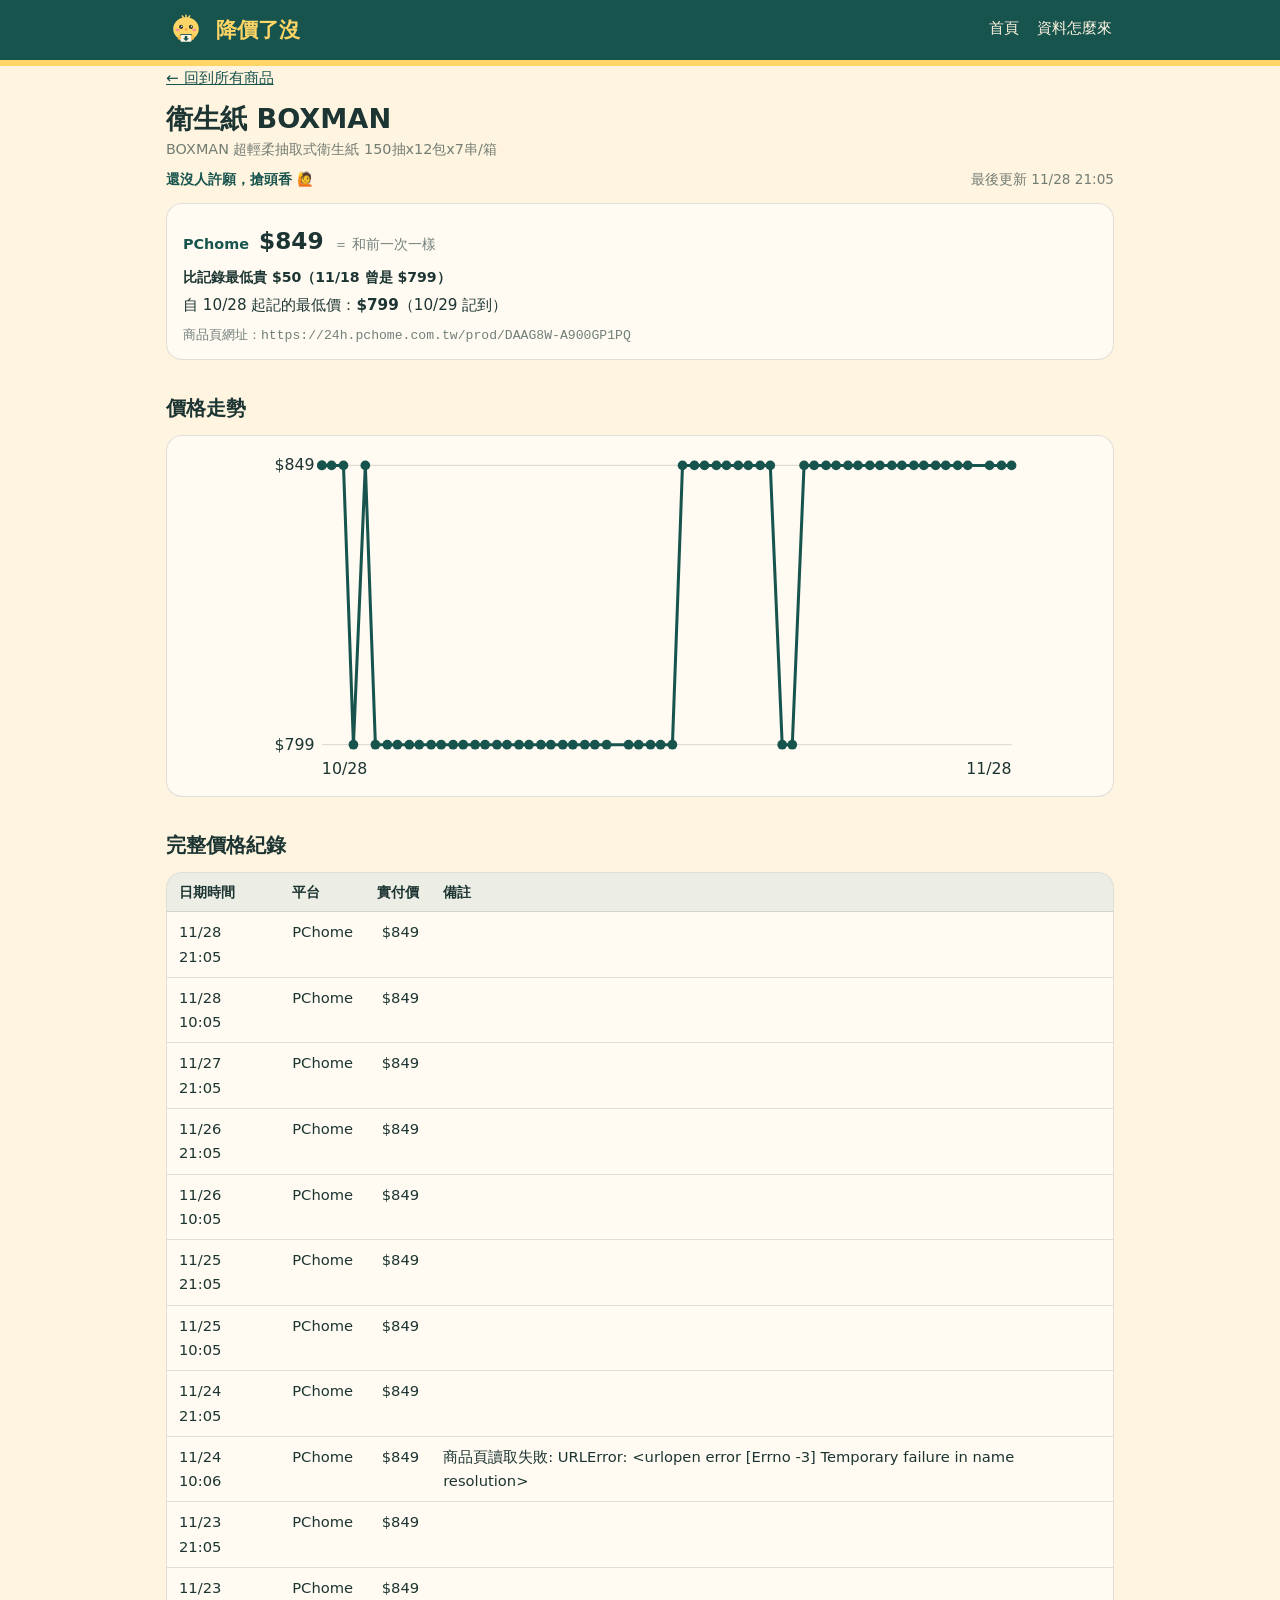
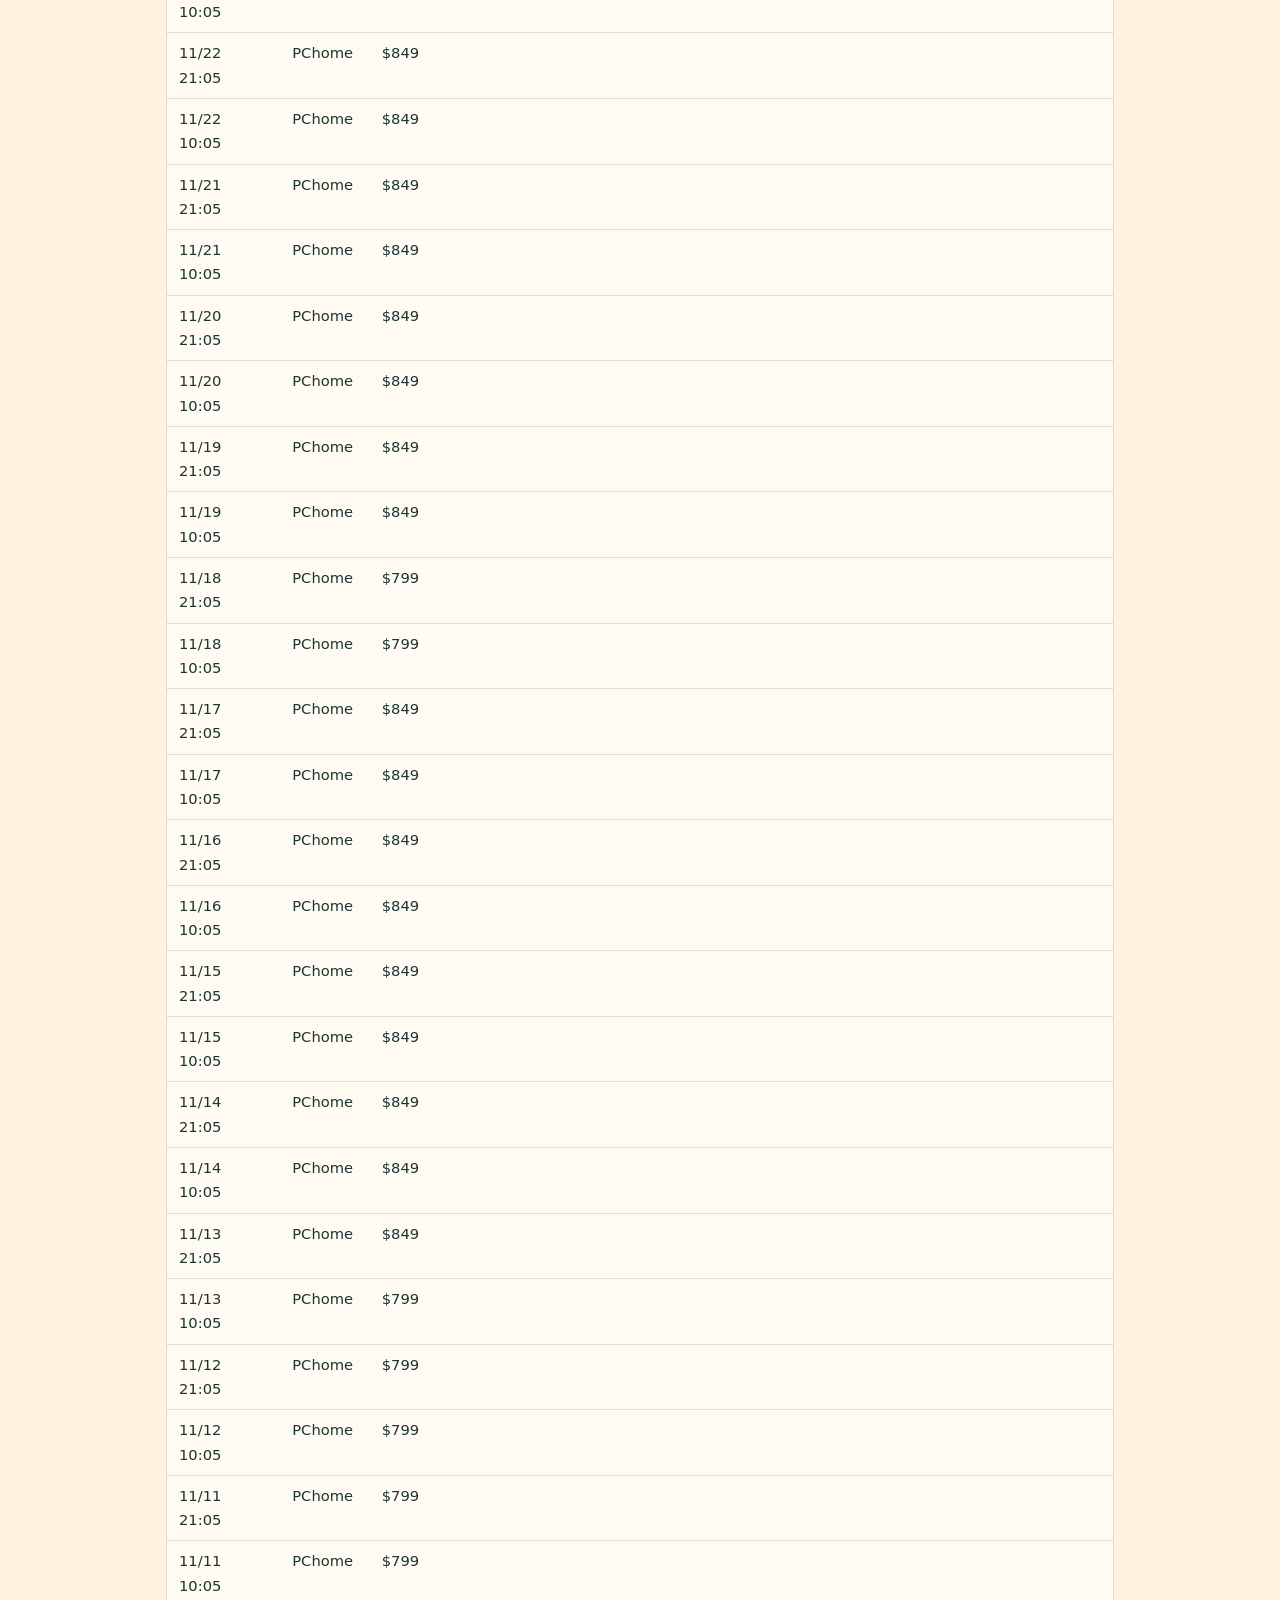
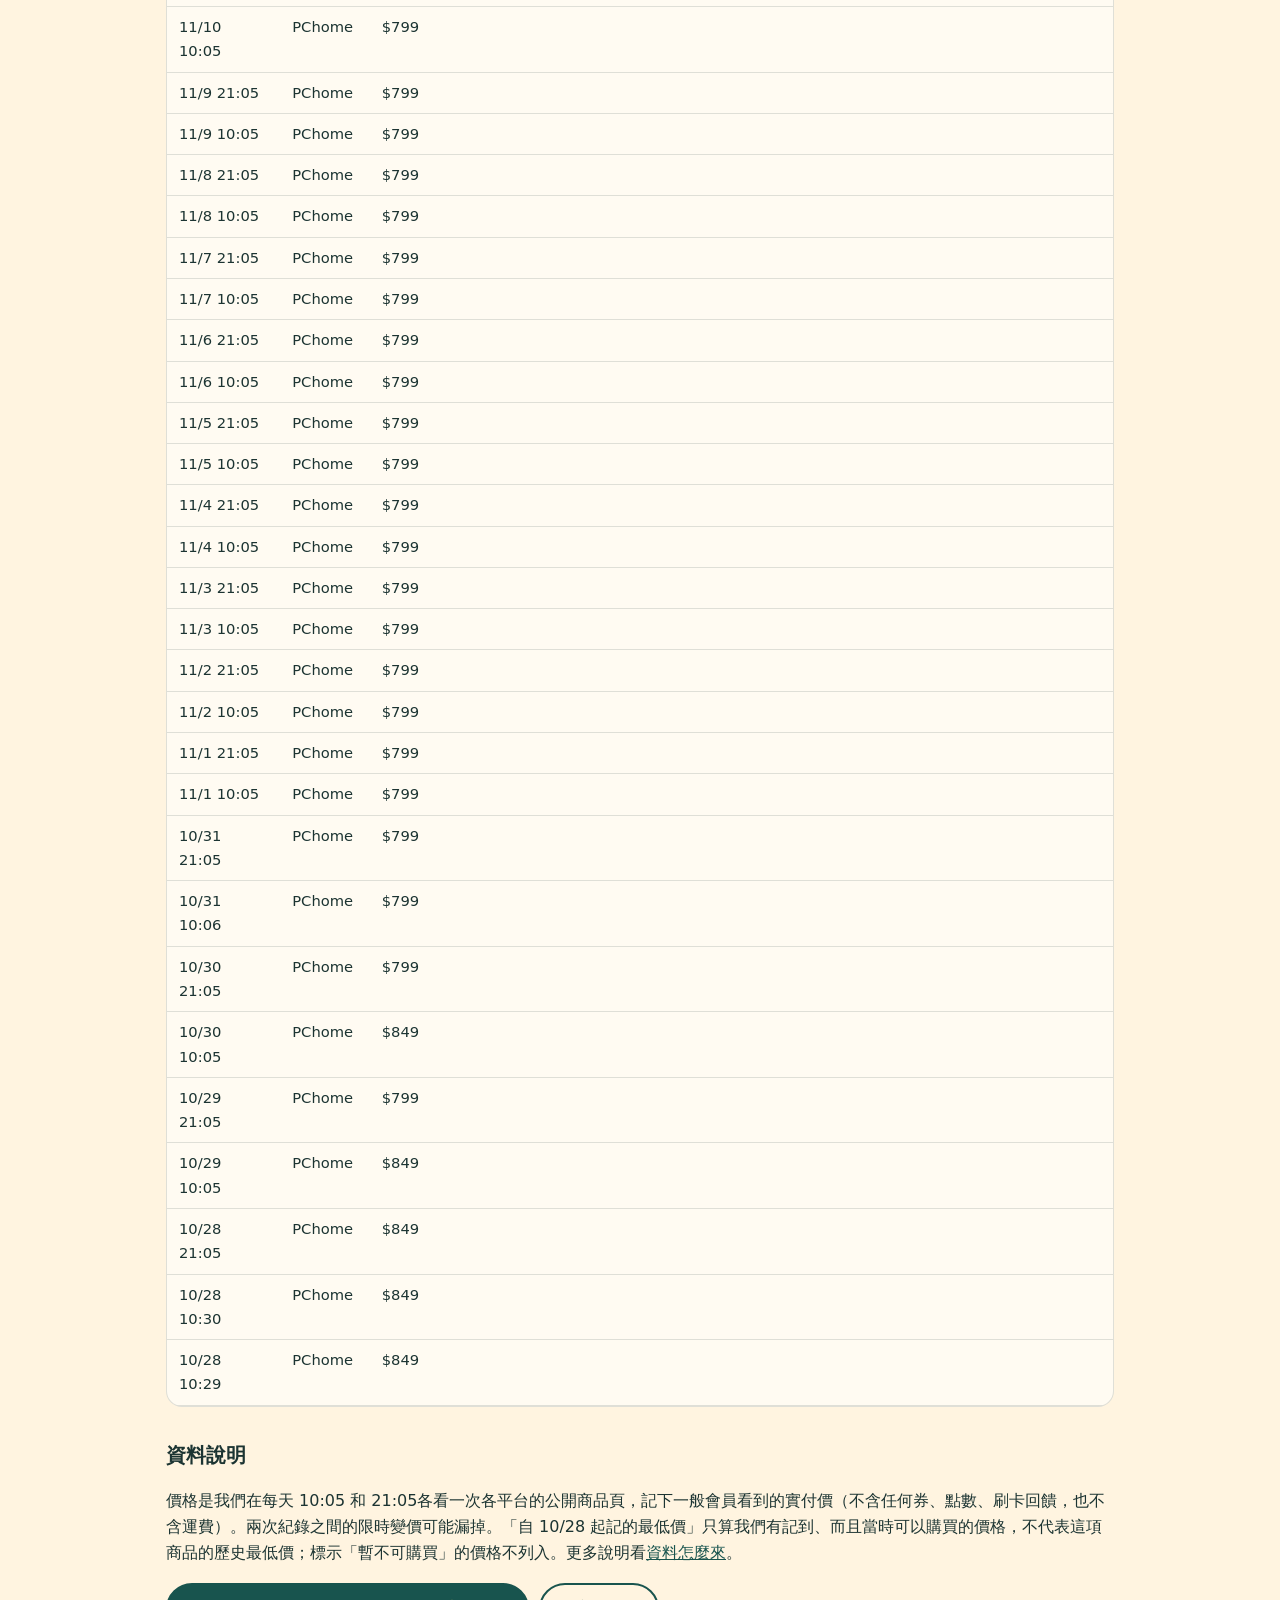
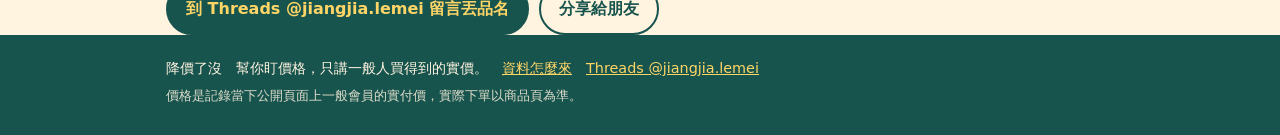
<file: p/tissue.html>
<!doctype html>
<html lang="zh-Hant"><head><meta charset="utf-8"><meta name="viewport" content="width=device-width,initial-scale=1"><title>衛生紙 BOXMAN 價格走勢｜降價了沒</title><meta name="description" content="衛生紙 BOXMAN 目前實付價：PChome $849。看價格走勢與自記錄起的最低價。"><meta property="og:type" content="website"><meta property="og:locale" content="zh_TW"><meta property="og:site_name" content="降價了沒"><meta property="og:title" content="衛生紙 BOXMAN 價格走勢｜降價了沒"><meta property="og:description" content="衛生紙 BOXMAN 目前實付價：PChome $849。看價格走勢與自記錄起的最低價。"><meta property="og:image" content="https://jiangjia-lemei.github.io/assets/cute-2.png"><meta name="twitter:card" content="summary"><meta property="og:url" content="https://jiangjia-lemei.github.io/p/tissue.html"><link rel="canonical" href="https://jiangjia-lemei.github.io/p/tissue.html"><link rel="icon" href="../assets/logo.png"><link rel="stylesheet" href="../assets/style.css"></head><body><header class="top"><div class="wrap bar"><a class="brand" href="../index.html"><img src="../assets/logo.png" alt="" width="40" height="40"><span>降價了沒</span></a><nav><a href="../index.html">首頁</a><a href="../about.html">資料怎麼來</a></nav></div></header><main class="wrap"><p class="crumb"><a href="../index.html">← 回到所有商品</a></p><section><h1 class="ptitle">衛生紙 BOXMAN</h1><p class="full">BOXMAN 超輕柔抽取式衛生紙 150抽x12包x7串/箱</p><p class="meta"><span class="wishn">還沒人許願，搶頭香 🙋</span><span>最後更新 11/28 21:05</span></p><div class="prices big"><div class="pblock"><div class="prow"><span class="pname">PChome</span><span class="pprice">$849</span><span class="delta flat">＝ 和前一次一樣</span></div><p class="pjudge">比記錄最低貴 $50（11/18 曾是 $799）</p><p class="lowline">自 10/28 起記的最低價：<b>$799</b>（10/29 記到）</p><p class="url">商品頁網址：<code>https://24h.pchome.com.tw/prod/DAAG8W-A900GP1PQ</code></p></div></div></section><section><h2>價格走勢</h2><div class="chartbox"><svg class="chart chart-lg" viewBox="0 0 640 280" role="img" aria-label="衛生紙 BOXMAN 價格走勢圖" xmlns="http://www.w3.org/2000/svg"><line x1="58" y1="16.0" x2="626" y2="16.0" stroke="#1c3432" stroke-opacity=".15"/><text x="52" y="20.0" text-anchor="end" font-size="13" fill="#1c3432">$849</text><line x1="58" y1="246.0" x2="626" y2="246.0" stroke="#1c3432" stroke-opacity=".15"/><text x="52" y="250.0" text-anchor="end" font-size="13" fill="#1c3432">$799</text><text x="58" y="270" font-size="13" fill="#1c3432">10/28</text><text x="626" y="270" text-anchor="end" font-size="13" fill="#1c3432">11/28</text><polyline points="58.0,16.0 58.0,16.0 66.0,16.0 75.8,16.0 84.0,246.0 93.8,16.0 102.1,246.0 111.9,246.0 120.2,246.0 130.0,246.0 138.2,246.0 148.0,246.0 156.3,246.0 166.1,246.0 174.4,246.0 184.2,246.0 192.4,246.0 202.2,246.0 210.5,246.0 220.3,246.0 228.6,246.0 238.4,246.0 246.6,246.0 256.4,246.0 264.7,246.0 274.5,246.0 282.8,246.0 292.5,246.0 310.6,246.0 318.9,246.0 328.7,246.0 337.0,246.0 346.7,246.0 355.0,16.0 364.8,16.0 373.1,16.0 382.9,16.0 391.2,16.0 400.9,16.0 409.2,16.0 419.0,16.0 427.3,16.0 437.1,246.0 445.4,246.0 455.1,16.0 463.4,16.0 473.2,16.0 481.5,16.0 491.3,16.0 499.5,16.0 509.3,16.0 517.6,16.0 527.4,16.0 535.7,16.0 545.5,16.0 553.7,16.0 563.5,16.0 571.8,16.0 581.6,16.0 589.9,16.0 607.9,16.0 617.7,16.0 626.0,16.0" fill="none" stroke="#18544e" stroke-width="2.5" stroke-linejoin="round" stroke-linecap="round"/><g><circle cx="58.0" cy="16.0" r="4.0" fill="#18544e"/><title>PChome 10/28 10:29 $849</title></g><g><circle cx="58.0" cy="16.0" r="4.0" fill="#18544e"/><title>PChome 10/28 10:30 $849</title></g><g><circle cx="66.0" cy="16.0" r="4.0" fill="#18544e"/><title>PChome 10/28 21:05 $849</title></g><g><circle cx="75.8" cy="16.0" r="4.0" fill="#18544e"/><title>PChome 10/29 10:05 $849</title></g><g><circle cx="84.0" cy="246.0" r="4.0" fill="#18544e"/><title>PChome 10/29 21:05 $799</title></g><g><circle cx="93.8" cy="16.0" r="4.0" fill="#18544e"/><title>PChome 10/30 10:05 $849</title></g><g><circle cx="102.1" cy="246.0" r="4.0" fill="#18544e"/><title>PChome 10/30 21:05 $799</title></g><g><circle cx="111.9" cy="246.0" r="4.0" fill="#18544e"/><title>PChome 10/31 10:06 $799</title></g><g><circle cx="120.2" cy="246.0" r="4.0" fill="#18544e"/><title>PChome 10/31 21:05 $799</title></g><g><circle cx="130.0" cy="246.0" r="4.0" fill="#18544e"/><title>PChome 11/1 10:05 $799</title></g><g><circle cx="138.2" cy="246.0" r="4.0" fill="#18544e"/><title>PChome 11/1 21:05 $799</title></g><g><circle cx="148.0" cy="246.0" r="4.0" fill="#18544e"/><title>PChome 11/2 10:05 $799</title></g><g><circle cx="156.3" cy="246.0" r="4.0" fill="#18544e"/><title>PChome 11/2 21:05 $799</title></g><g><circle cx="166.1" cy="246.0" r="4.0" fill="#18544e"/><title>PChome 11/3 10:05 $799</title></g><g><circle cx="174.4" cy="246.0" r="4.0" fill="#18544e"/><title>PChome 11/3 21:05 $799</title></g><g><circle cx="184.2" cy="246.0" r="4.0" fill="#18544e"/><title>PChome 11/4 10:05 $799</title></g><g><circle cx="192.4" cy="246.0" r="4.0" fill="#18544e"/><title>PChome 11/4 21:05 $799</title></g><g><circle cx="202.2" cy="246.0" r="4.0" fill="#18544e"/><title>PChome 11/5 10:05 $799</title></g><g><circle cx="210.5" cy="246.0" r="4.0" fill="#18544e"/><title>PChome 11/5 21:05 $799</title></g><g><circle cx="220.3" cy="246.0" r="4.0" fill="#18544e"/><title>PChome 11/6 10:05 $799</title></g><g><circle cx="228.6" cy="246.0" r="4.0" fill="#18544e"/><title>PChome 11/6 21:05 $799</title></g><g><circle cx="238.4" cy="246.0" r="4.0" fill="#18544e"/><title>PChome 11/7 10:05 $799</title></g><g><circle cx="246.6" cy="246.0" r="4.0" fill="#18544e"/><title>PChome 11/7 21:05 $799</title></g><g><circle cx="256.4" cy="246.0" r="4.0" fill="#18544e"/><title>PChome 11/8 10:05 $799</title></g><g><circle cx="264.7" cy="246.0" r="4.0" fill="#18544e"/><title>PChome 11/8 21:05 $799</title></g><g><circle cx="274.5" cy="246.0" r="4.0" fill="#18544e"/><title>PChome 11/9 10:05 $799</title></g><g><circle cx="282.8" cy="246.0" r="4.0" fill="#18544e"/><title>PChome 11/9 21:05 $799</title></g><g><circle cx="292.5" cy="246.0" r="4.0" fill="#18544e"/><title>PChome 11/10 10:05 $799</title></g><g><circle cx="310.6" cy="246.0" r="4.0" fill="#18544e"/><title>PChome 11/11 10:05 $799</title></g><g><circle cx="318.9" cy="246.0" r="4.0" fill="#18544e"/><title>PChome 11/11 21:05 $799</title></g><g><circle cx="328.7" cy="246.0" r="4.0" fill="#18544e"/><title>PChome 11/12 10:05 $799</title></g><g><circle cx="337.0" cy="246.0" r="4.0" fill="#18544e"/><title>PChome 11/12 21:05 $799</title></g><g><circle cx="346.7" cy="246.0" r="4.0" fill="#18544e"/><title>PChome 11/13 10:05 $799</title></g><g><circle cx="355.0" cy="16.0" r="4.0" fill="#18544e"/><title>PChome 11/13 21:05 $849</title></g><g><circle cx="364.8" cy="16.0" r="4.0" fill="#18544e"/><title>PChome 11/14 10:05 $849</title></g><g><circle cx="373.1" cy="16.0" r="4.0" fill="#18544e"/><title>PChome 11/14 21:05 $849</title></g><g><circle cx="382.9" cy="16.0" r="4.0" fill="#18544e"/><title>PChome 11/15 10:05 $849</title></g><g><circle cx="391.2" cy="16.0" r="4.0" fill="#18544e"/><title>PChome 11/15 21:05 $849</title></g><g><circle cx="400.9" cy="16.0" r="4.0" fill="#18544e"/><title>PChome 11/16 10:05 $849</title></g><g><circle cx="409.2" cy="16.0" r="4.0" fill="#18544e"/><title>PChome 11/16 21:05 $849</title></g><g><circle cx="419.0" cy="16.0" r="4.0" fill="#18544e"/><title>PChome 11/17 10:05 $849</title></g><g><circle cx="427.3" cy="16.0" r="4.0" fill="#18544e"/><title>PChome 11/17 21:05 $849</title></g><g><circle cx="437.1" cy="246.0" r="4.0" fill="#18544e"/><title>PChome 11/18 10:05 $799</title></g><g><circle cx="445.4" cy="246.0" r="4.0" fill="#18544e"/><title>PChome 11/18 21:05 $799</title></g><g><circle cx="455.1" cy="16.0" r="4.0" fill="#18544e"/><title>PChome 11/19 10:05 $849</title></g><g><circle cx="463.4" cy="16.0" r="4.0" fill="#18544e"/><title>PChome 11/19 21:05 $849</title></g><g><circle cx="473.2" cy="16.0" r="4.0" fill="#18544e"/><title>PChome 11/20 10:05 $849</title></g><g><circle cx="481.5" cy="16.0" r="4.0" fill="#18544e"/><title>PChome 11/20 21:05 $849</title></g><g><circle cx="491.3" cy="16.0" r="4.0" fill="#18544e"/><title>PChome 11/21 10:05 $849</title></g><g><circle cx="499.5" cy="16.0" r="4.0" fill="#18544e"/><title>PChome 11/21 21:05 $849</title></g><g><circle cx="509.3" cy="16.0" r="4.0" fill="#18544e"/><title>PChome 11/22 10:05 $849</title></g><g><circle cx="517.6" cy="16.0" r="4.0" fill="#18544e"/><title>PChome 11/22 21:05 $849</title></g><g><circle cx="527.4" cy="16.0" r="4.0" fill="#18544e"/><title>PChome 11/23 10:05 $849</title></g><g><circle cx="535.7" cy="16.0" r="4.0" fill="#18544e"/><title>PChome 11/23 21:05 $849</title></g><g><circle cx="545.5" cy="16.0" r="4.0" fill="#18544e"/><title>PChome 11/24 10:06 $849</title></g><g><circle cx="553.7" cy="16.0" r="4.0" fill="#18544e"/><title>PChome 11/24 21:05 $849</title></g><g><circle cx="563.5" cy="16.0" r="4.0" fill="#18544e"/><title>PChome 11/25 10:05 $849</title></g><g><circle cx="571.8" cy="16.0" r="4.0" fill="#18544e"/><title>PChome 11/25 21:05 $849</title></g><g><circle cx="581.6" cy="16.0" r="4.0" fill="#18544e"/><title>PChome 11/26 10:05 $849</title></g><g><circle cx="589.9" cy="16.0" r="4.0" fill="#18544e"/><title>PChome 11/26 21:05 $849</title></g><g><circle cx="607.9" cy="16.0" r="4.0" fill="#18544e"/><title>PChome 11/27 21:05 $849</title></g><g><circle cx="617.7" cy="16.0" r="4.0" fill="#18544e"/><title>PChome 11/28 10:05 $849</title></g><g><circle cx="626.0" cy="16.0" r="4.0" fill="#18544e"/><title>PChome 11/28 21:05 $849</title></g></svg></div></section><section><h2>完整價格紀錄</h2><div class="tablewrap"><table><thead><tr><th>日期時間</th><th>平台</th><th class="num">實付價</th><th>備註</th></tr></thead><tbody><tr><td>11/28 21:05</td><td>PChome</td><td class="num">$849</td><td></td></tr><tr><td>11/28 10:05</td><td>PChome</td><td class="num">$849</td><td></td></tr><tr><td>11/27 21:05</td><td>PChome</td><td class="num">$849</td><td></td></tr><tr><td>11/26 21:05</td><td>PChome</td><td class="num">$849</td><td></td></tr><tr><td>11/26 10:05</td><td>PChome</td><td class="num">$849</td><td></td></tr><tr><td>11/25 21:05</td><td>PChome</td><td class="num">$849</td><td></td></tr><tr><td>11/25 10:05</td><td>PChome</td><td class="num">$849</td><td></td></tr><tr><td>11/24 21:05</td><td>PChome</td><td class="num">$849</td><td></td></tr><tr><td>11/24 10:06</td><td>PChome</td><td class="num">$849</td><td>商品頁讀取失敗: URLError: &lt;urlopen error [Errno -3] Temporary failure in name resolution&gt;</td></tr><tr><td>11/23 21:05</td><td>PChome</td><td class="num">$849</td><td></td></tr><tr><td>11/23 10:05</td><td>PChome</td><td class="num">$849</td><td></td></tr><tr><td>11/22 21:05</td><td>PChome</td><td class="num">$849</td><td></td></tr><tr><td>11/22 10:05</td><td>PChome</td><td class="num">$849</td><td></td></tr><tr><td>11/21 21:05</td><td>PChome</td><td class="num">$849</td><td></td></tr><tr><td>11/21 10:05</td><td>PChome</td><td class="num">$849</td><td></td></tr><tr><td>11/20 21:05</td><td>PChome</td><td class="num">$849</td><td></td></tr><tr><td>11/20 10:05</td><td>PChome</td><td class="num">$849</td><td></td></tr><tr><td>11/19 21:05</td><td>PChome</td><td class="num">$849</td><td></td></tr><tr><td>11/19 10:05</td><td>PChome</td><td class="num">$849</td><td></td></tr><tr><td>11/18 21:05</td><td>PChome</td><td class="num">$799</td><td></td></tr><tr><td>11/18 10:05</td><td>PChome</td><td class="num">$799</td><td></td></tr><tr><td>11/17 21:05</td><td>PChome</td><td class="num">$849</td><td></td></tr><tr><td>11/17 10:05</td><td>PChome</td><td class="num">$849</td><td></td></tr><tr><td>11/16 21:05</td><td>PChome</td><td class="num">$849</td><td></td></tr><tr><td>11/16 10:05</td><td>PChome</td><td class="num">$849</td><td></td></tr><tr><td>11/15 21:05</td><td>PChome</td><td class="num">$849</td><td></td></tr><tr><td>11/15 10:05</td><td>PChome</td><td class="num">$849</td><td></td></tr><tr><td>11/14 21:05</td><td>PChome</td><td class="num">$849</td><td></td></tr><tr><td>11/14 10:05</td><td>PChome</td><td class="num">$849</td><td></td></tr><tr><td>11/13 21:05</td><td>PChome</td><td class="num">$849</td><td></td></tr><tr><td>11/13 10:05</td><td>PChome</td><td class="num">$799</td><td></td></tr><tr><td>11/12 21:05</td><td>PChome</td><td class="num">$799</td><td></td></tr><tr><td>11/12 10:05</td><td>PChome</td><td class="num">$799</td><td></td></tr><tr><td>11/11 21:05</td><td>PChome</td><td class="num">$799</td><td></td></tr><tr><td>11/11 10:05</td><td>PChome</td><td class="num">$799</td><td></td></tr><tr><td>11/10 10:05</td><td>PChome</td><td class="num">$799</td><td></td></tr><tr><td>11/9 21:05</td><td>PChome</td><td class="num">$799</td><td></td></tr><tr><td>11/9 10:05</td><td>PChome</td><td class="num">$799</td><td></td></tr><tr><td>11/8 21:05</td><td>PChome</td><td class="num">$799</td><td></td></tr><tr><td>11/8 10:05</td><td>PChome</td><td class="num">$799</td><td></td></tr><tr><td>11/7 21:05</td><td>PChome</td><td class="num">$799</td><td></td></tr><tr><td>11/7 10:05</td><td>PChome</td><td class="num">$799</td><td></td></tr><tr><td>11/6 21:05</td><td>PChome</td><td class="num">$799</td><td></td></tr><tr><td>11/6 10:05</td><td>PChome</td><td class="num">$799</td><td></td></tr><tr><td>11/5 21:05</td><td>PChome</td><td class="num">$799</td><td></td></tr><tr><td>11/5 10:05</td><td>PChome</td><td class="num">$799</td><td></td></tr><tr><td>11/4 21:05</td><td>PChome</td><td class="num">$799</td><td></td></tr><tr><td>11/4 10:05</td><td>PChome</td><td class="num">$799</td><td></td></tr><tr><td>11/3 21:05</td><td>PChome</td><td class="num">$799</td><td></td></tr><tr><td>11/3 10:05</td><td>PChome</td><td class="num">$799</td><td></td></tr><tr><td>11/2 21:05</td><td>PChome</td><td class="num">$799</td><td></td></tr><tr><td>11/2 10:05</td><td>PChome</td><td class="num">$799</td><td></td></tr><tr><td>11/1 21:05</td><td>PChome</td><td class="num">$799</td><td></td></tr><tr><td>11/1 10:05</td><td>PChome</td><td class="num">$799</td><td></td></tr><tr><td>10/31 21:05</td><td>PChome</td><td class="num">$799</td><td></td></tr><tr><td>10/31 10:06</td><td>PChome</td><td class="num">$799</td><td></td></tr><tr><td>10/30 21:05</td><td>PChome</td><td class="num">$799</td><td></td></tr><tr><td>10/30 10:05</td><td>PChome</td><td class="num">$849</td><td></td></tr><tr><td>10/29 21:05</td><td>PChome</td><td class="num">$799</td><td></td></tr><tr><td>10/29 10:05</td><td>PChome</td><td class="num">$849</td><td></td></tr><tr><td>10/28 21:05</td><td>PChome</td><td class="num">$849</td><td></td></tr><tr><td>10/28 10:30</td><td>PChome</td><td class="num">$849</td><td></td></tr><tr><td>10/28 10:29</td><td>PChome</td><td class="num">$849</td><td></td></tr></tbody></table></div></section><section class="howto"><h2>資料說明</h2><p>價格是我們在每天 10:05 和 21:05各看一次各平台的公開商品頁，記下一般會員看到的實付價（不含任何券、點數、刷卡回饋，也不含運費）。兩次紀錄之間的限時變價可能漏掉。「自 10/28 起記的最低價」只算我們有記到、而且當時可以購買的價格，不代表這項商品的歷史最低價；標示「暫不可購買」的價格不列入。更多說明看<a href="../about.html">資料怎麼來</a>。</p></section><section><div class="actions"><a class="btn primary" href="https://www.threads.com/@jiangjia.lemei" target="_blank" rel="noopener">到 Threads @jiangjia.lemei 留言丟品名</a><button type="button" class="btn ghost" data-share>分享給朋友</button></div></section></main><footer><div class="wrap"><p>降價了沒　幫你盯價格，只講一般人買得到的實價。　<a href="../about.html">資料怎麼來</a>　<a href="https://www.threads.com/@jiangjia.lemei" target="_blank" rel="noopener">Threads @jiangjia.lemei</a></p><p class="small">價格是記錄當下公開頁面上一般會員的實付價，實際下單以商品頁為準。</p></div></footer><script src="../assets/app.js"></script></body></html>
</file>
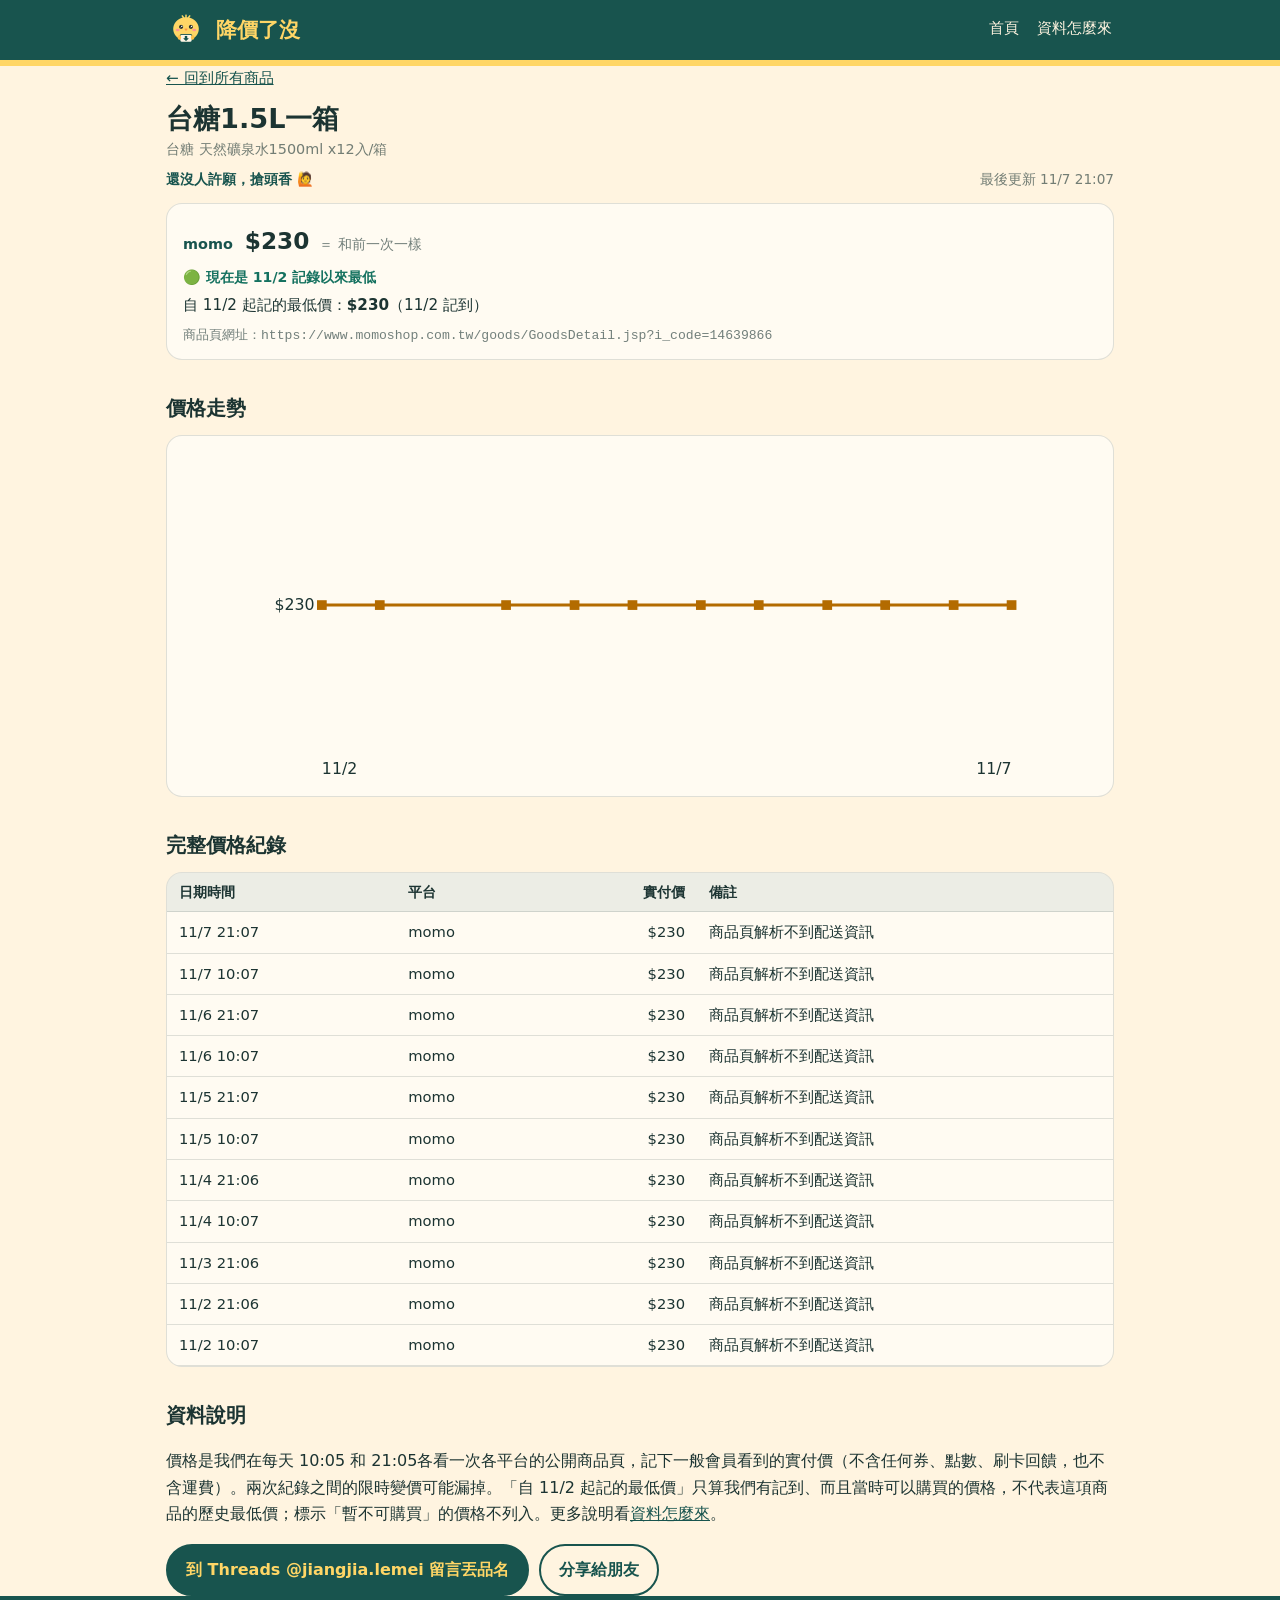
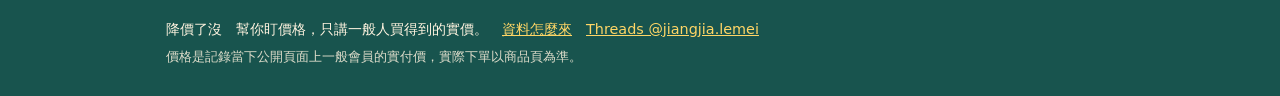
<file: p/water_tsg15.html>
<!doctype html>
<html lang="zh-Hant"><head><meta charset="utf-8"><meta name="viewport" content="width=device-width,initial-scale=1"><title>台糖1.5L一箱 價格走勢｜降價了沒</title><meta name="description" content="台糖1.5L一箱 目前實付價：momo $230。看價格走勢與自記錄起的最低價。"><meta property="og:type" content="website"><meta property="og:locale" content="zh_TW"><meta property="og:site_name" content="降價了沒"><meta property="og:title" content="台糖1.5L一箱 價格走勢｜降價了沒"><meta property="og:description" content="台糖1.5L一箱 目前實付價：momo $230。看價格走勢與自記錄起的最低價。"><meta property="og:image" content="https://jiangjia-lemei.github.io/assets/cute-2.png"><meta name="twitter:card" content="summary"><meta property="og:url" content="https://jiangjia-lemei.github.io/p/water_tsg15.html"><link rel="canonical" href="https://jiangjia-lemei.github.io/p/water_tsg15.html"><link rel="icon" href="../assets/logo.png"><link rel="stylesheet" href="../assets/style.css"></head><body><header class="top"><div class="wrap bar"><a class="brand" href="../index.html"><img src="../assets/logo.png" alt="" width="40" height="40"><span>降價了沒</span></a><nav><a href="../index.html">首頁</a><a href="../about.html">資料怎麼來</a></nav></div></header><main class="wrap"><p class="crumb"><a href="../index.html">← 回到所有商品</a></p><section><h1 class="ptitle">台糖1.5L一箱</h1><p class="full">台糖 天然礦泉水1500ml x12入/箱</p><p class="meta"><span class="wishn">還沒人許願，搶頭香 🙋</span><span>最後更新 11/7 21:07</span></p><div class="prices big"><div class="pblock"><div class="prow"><span class="pname">momo</span><span class="pprice">$230</span><span class="delta flat">＝ 和前一次一樣</span></div><p class="pjudge good">🟢 現在是 11/2 記錄以來最低</p><p class="lowline">自 11/2 起記的最低價：<b>$230</b>（11/2 記到）</p><p class="url">商品頁網址：<code>https://www.momoshop.com.tw/goods/GoodsDetail.jsp?i_code=14639866</code></p></div></div></section><section><h2>價格走勢</h2><div class="chartbox"><svg class="chart chart-lg" viewBox="0 0 640 280" role="img" aria-label="台糖1.5L一箱 價格走勢圖" xmlns="http://www.w3.org/2000/svg"><line x1="58" y1="131.0" x2="626" y2="131.0" stroke="#1c3432" stroke-opacity=".15"/><text x="52" y="135.0" text-anchor="end" font-size="13" fill="#1c3432">$230</text><text x="58" y="270" font-size="13" fill="#1c3432">11/2</text><text x="626" y="270" text-anchor="end" font-size="13" fill="#1c3432">11/7</text><polyline points="58.0,131.0 105.7,131.0 209.7,131.0 266.1,131.0 313.8,131.0 370.1,131.0 417.8,131.0 474.2,131.0 521.9,131.0 578.3,131.0 626.0,131.0" fill="none" stroke="#b36b00" stroke-width="2.5" stroke-linejoin="round" stroke-linecap="round"/><g><rect x="54.0" y="127.0" width="8.0" height="8.0" fill="#b36b00"/><title>momo 11/2 10:07 $230</title></g><g><rect x="101.7" y="127.0" width="8.0" height="8.0" fill="#b36b00"/><title>momo 11/2 21:06 $230</title></g><g><rect x="205.7" y="127.0" width="8.0" height="8.0" fill="#b36b00"/><title>momo 11/3 21:06 $230</title></g><g><rect x="262.1" y="127.0" width="8.0" height="8.0" fill="#b36b00"/><title>momo 11/4 10:07 $230</title></g><g><rect x="309.8" y="127.0" width="8.0" height="8.0" fill="#b36b00"/><title>momo 11/4 21:06 $230</title></g><g><rect x="366.1" y="127.0" width="8.0" height="8.0" fill="#b36b00"/><title>momo 11/5 10:07 $230</title></g><g><rect x="413.8" y="127.0" width="8.0" height="8.0" fill="#b36b00"/><title>momo 11/5 21:07 $230</title></g><g><rect x="470.2" y="127.0" width="8.0" height="8.0" fill="#b36b00"/><title>momo 11/6 10:07 $230</title></g><g><rect x="517.9" y="127.0" width="8.0" height="8.0" fill="#b36b00"/><title>momo 11/6 21:07 $230</title></g><g><rect x="574.3" y="127.0" width="8.0" height="8.0" fill="#b36b00"/><title>momo 11/7 10:07 $230</title></g><g><rect x="622.0" y="127.0" width="8.0" height="8.0" fill="#b36b00"/><title>momo 11/7 21:07 $230</title></g></svg></div></section><section><h2>完整價格紀錄</h2><div class="tablewrap"><table><thead><tr><th>日期時間</th><th>平台</th><th class="num">實付價</th><th>備註</th></tr></thead><tbody><tr><td>11/7 21:07</td><td>momo</td><td class="num">$230</td><td>商品頁解析不到配送資訊</td></tr><tr><td>11/7 10:07</td><td>momo</td><td class="num">$230</td><td>商品頁解析不到配送資訊</td></tr><tr><td>11/6 21:07</td><td>momo</td><td class="num">$230</td><td>商品頁解析不到配送資訊</td></tr><tr><td>11/6 10:07</td><td>momo</td><td class="num">$230</td><td>商品頁解析不到配送資訊</td></tr><tr><td>11/5 21:07</td><td>momo</td><td class="num">$230</td><td>商品頁解析不到配送資訊</td></tr><tr><td>11/5 10:07</td><td>momo</td><td class="num">$230</td><td>商品頁解析不到配送資訊</td></tr><tr><td>11/4 21:06</td><td>momo</td><td class="num">$230</td><td>商品頁解析不到配送資訊</td></tr><tr><td>11/4 10:07</td><td>momo</td><td class="num">$230</td><td>商品頁解析不到配送資訊</td></tr><tr><td>11/3 21:06</td><td>momo</td><td class="num">$230</td><td>商品頁解析不到配送資訊</td></tr><tr><td>11/2 21:06</td><td>momo</td><td class="num">$230</td><td>商品頁解析不到配送資訊</td></tr><tr><td>11/2 10:07</td><td>momo</td><td class="num">$230</td><td>商品頁解析不到配送資訊</td></tr></tbody></table></div></section><section class="howto"><h2>資料說明</h2><p>價格是我們在每天 10:05 和 21:05各看一次各平台的公開商品頁，記下一般會員看到的實付價（不含任何券、點數、刷卡回饋，也不含運費）。兩次紀錄之間的限時變價可能漏掉。「自 11/2 起記的最低價」只算我們有記到、而且當時可以購買的價格，不代表這項商品的歷史最低價；標示「暫不可購買」的價格不列入。更多說明看<a href="../about.html">資料怎麼來</a>。</p></section><section><div class="actions"><a class="btn primary" href="https://www.threads.com/@jiangjia.lemei" target="_blank" rel="noopener">到 Threads @jiangjia.lemei 留言丟品名</a><button type="button" class="btn ghost" data-share>分享給朋友</button></div></section></main><footer><div class="wrap"><p>降價了沒　幫你盯價格，只講一般人買得到的實價。　<a href="../about.html">資料怎麼來</a>　<a href="https://www.threads.com/@jiangjia.lemei" target="_blank" rel="noopener">Threads @jiangjia.lemei</a></p><p class="small">價格是記錄當下公開頁面上一般會員的實付價，實際下單以商品頁為準。</p></div></footer><script src="../assets/app.js"></script></body></html>
</file>
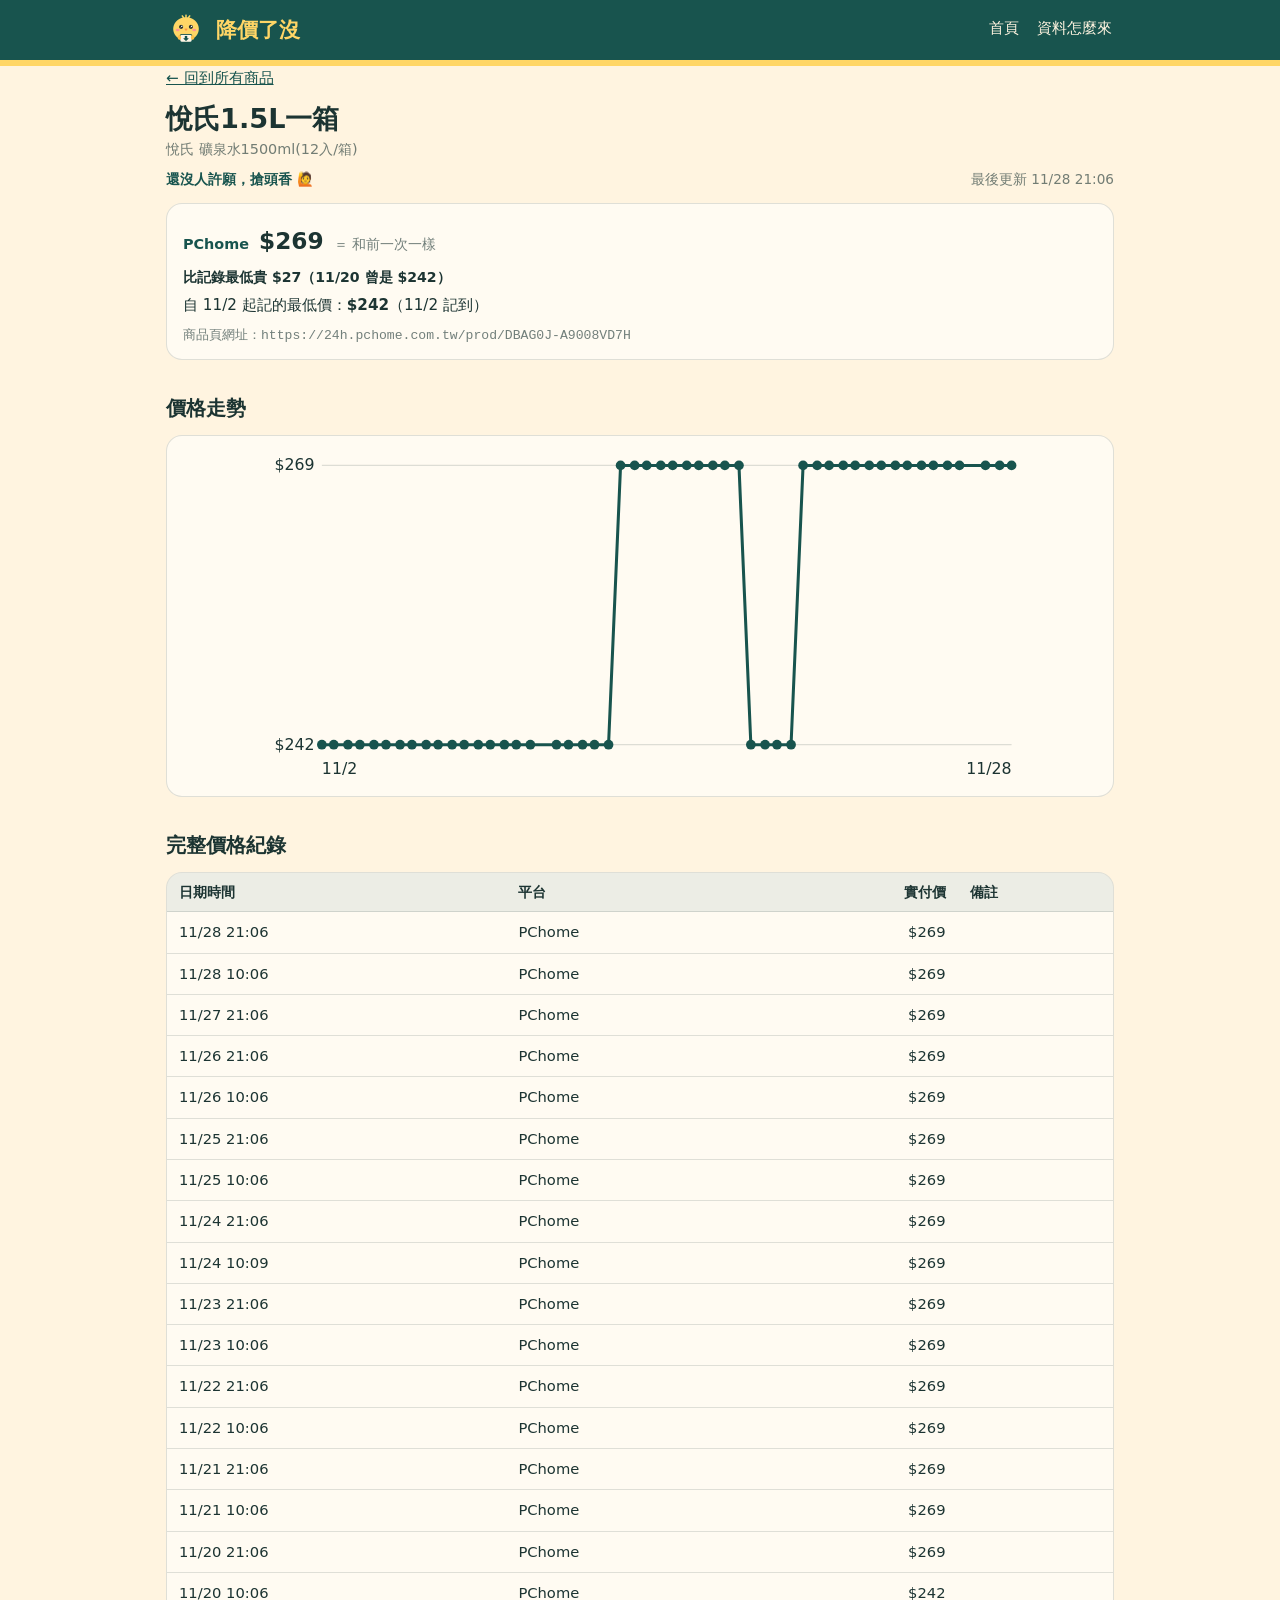
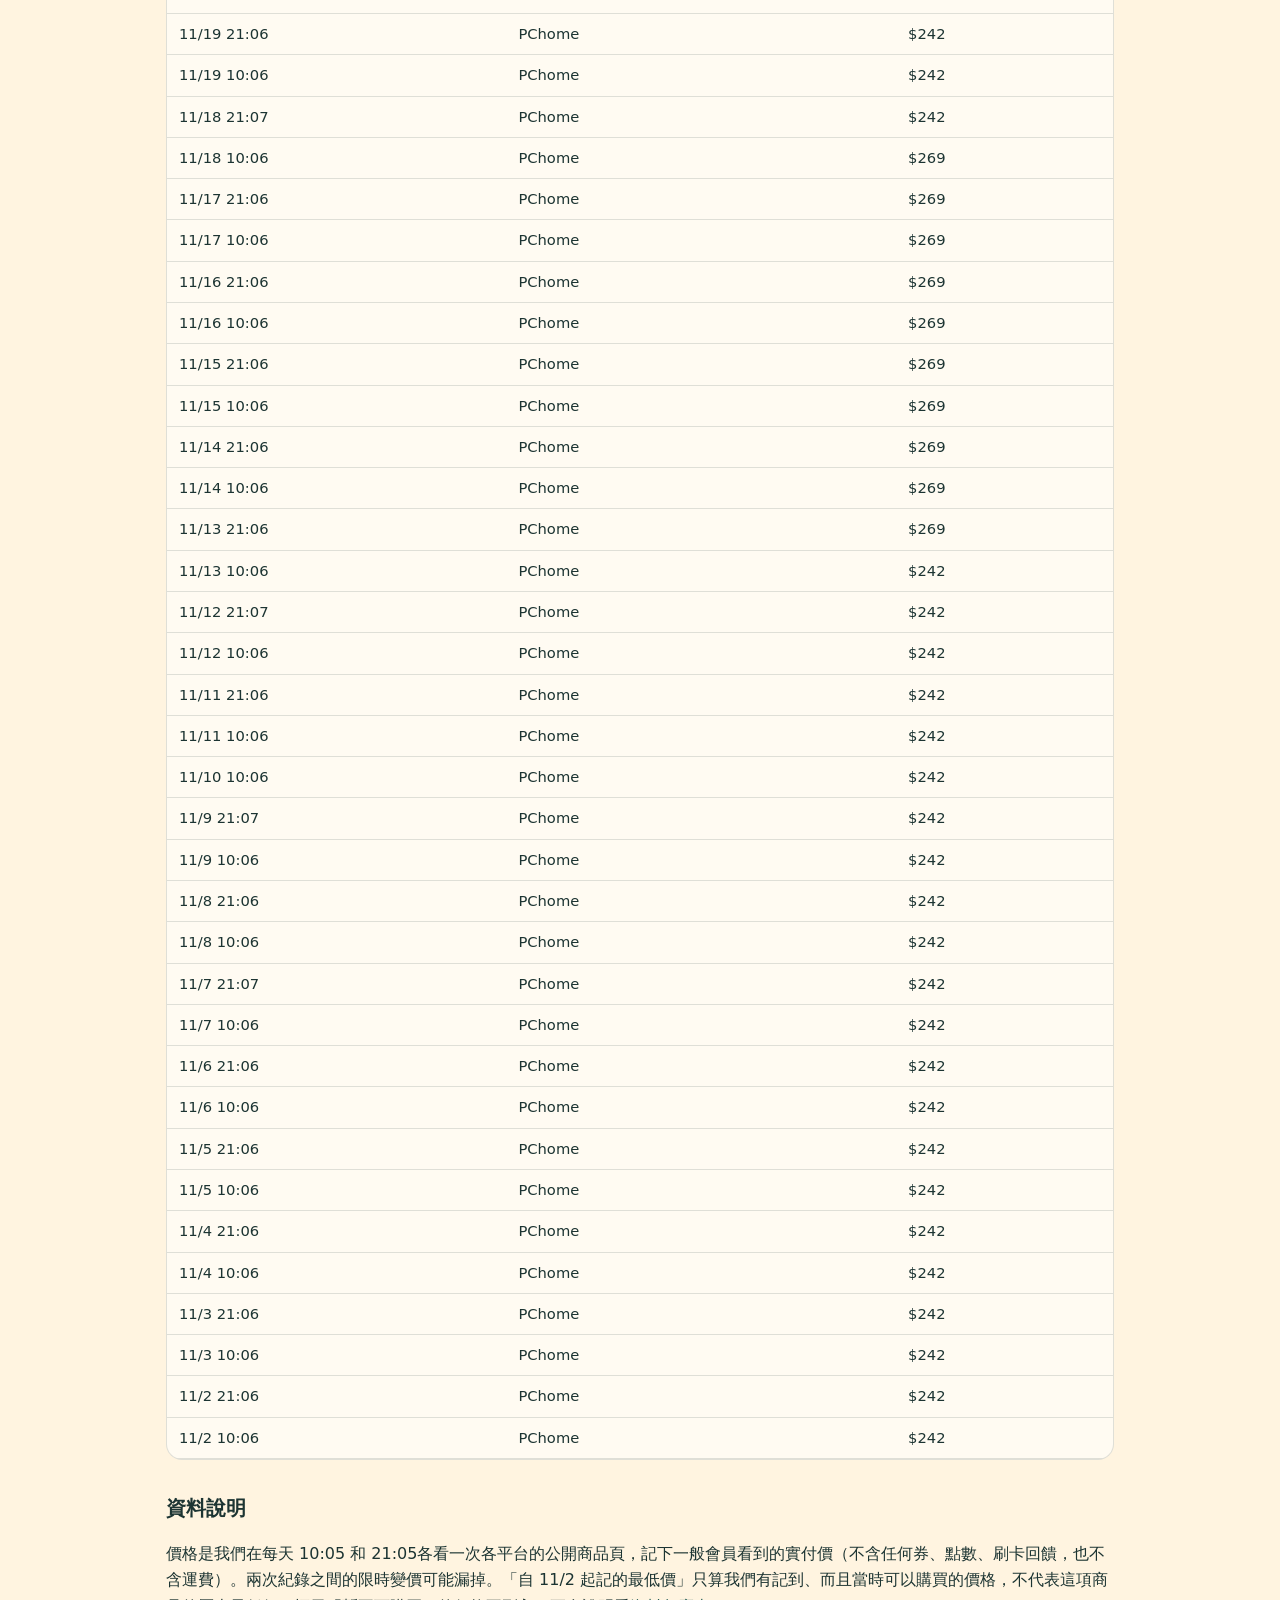
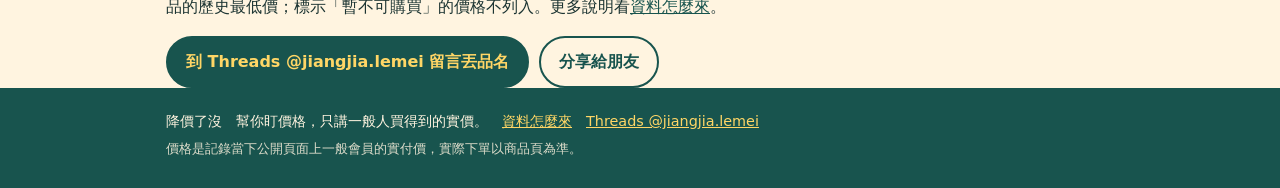
<file: p/water_yes15.html>
<!doctype html>
<html lang="zh-Hant"><head><meta charset="utf-8"><meta name="viewport" content="width=device-width,initial-scale=1"><title>悅氏1.5L一箱 價格走勢｜降價了沒</title><meta name="description" content="悅氏1.5L一箱 目前實付價：PChome $269。看價格走勢與自記錄起的最低價。"><meta property="og:type" content="website"><meta property="og:locale" content="zh_TW"><meta property="og:site_name" content="降價了沒"><meta property="og:title" content="悅氏1.5L一箱 價格走勢｜降價了沒"><meta property="og:description" content="悅氏1.5L一箱 目前實付價：PChome $269。看價格走勢與自記錄起的最低價。"><meta property="og:image" content="https://jiangjia-lemei.github.io/assets/cute-2.png"><meta name="twitter:card" content="summary"><meta property="og:url" content="https://jiangjia-lemei.github.io/p/water_yes15.html"><link rel="canonical" href="https://jiangjia-lemei.github.io/p/water_yes15.html"><link rel="icon" href="../assets/logo.png"><link rel="stylesheet" href="../assets/style.css"></head><body><header class="top"><div class="wrap bar"><a class="brand" href="../index.html"><img src="../assets/logo.png" alt="" width="40" height="40"><span>降價了沒</span></a><nav><a href="../index.html">首頁</a><a href="../about.html">資料怎麼來</a></nav></div></header><main class="wrap"><p class="crumb"><a href="../index.html">← 回到所有商品</a></p><section><h1 class="ptitle">悅氏1.5L一箱</h1><p class="full">悅氏 礦泉水1500ml(12入/箱)</p><p class="meta"><span class="wishn">還沒人許願，搶頭香 🙋</span><span>最後更新 11/28 21:06</span></p><div class="prices big"><div class="pblock"><div class="prow"><span class="pname">PChome</span><span class="pprice">$269</span><span class="delta flat">＝ 和前一次一樣</span></div><p class="pjudge">比記錄最低貴 $27（11/20 曾是 $242）</p><p class="lowline">自 11/2 起記的最低價：<b>$242</b>（11/2 記到）</p><p class="url">商品頁網址：<code>https://24h.pchome.com.tw/prod/DBAG0J-A9008VD7H</code></p></div></div></section><section><h2>價格走勢</h2><div class="chartbox"><svg class="chart chart-lg" viewBox="0 0 640 280" role="img" aria-label="悅氏1.5L一箱 價格走勢圖" xmlns="http://www.w3.org/2000/svg"><line x1="58" y1="16.0" x2="626" y2="16.0" stroke="#1c3432" stroke-opacity=".15"/><text x="52" y="20.0" text-anchor="end" font-size="13" fill="#1c3432">$269</text><line x1="58" y1="246.0" x2="626" y2="246.0" stroke="#1c3432" stroke-opacity=".15"/><text x="52" y="250.0" text-anchor="end" font-size="13" fill="#1c3432">$242</text><text x="58" y="270" font-size="13" fill="#1c3432">11/2</text><text x="626" y="270" text-anchor="end" font-size="13" fill="#1c3432">11/28</text><polyline points="58.0,246.0 67.8,246.0 79.5,246.0 89.3,246.0 100.9,246.0 110.8,246.0 122.4,246.0 132.2,246.0 143.9,246.0 153.7,246.0 165.3,246.0 175.2,246.0 186.8,246.0 196.7,246.0 208.3,246.0 218.1,246.0 229.7,246.0 251.2,246.0 261.1,246.0 272.7,246.0 282.5,246.0 294.1,246.0 304.0,16.0 315.6,16.0 325.5,16.0 337.1,16.0 346.9,16.0 358.5,16.0 368.4,16.0 380.0,16.0 389.9,16.0 401.5,16.0 411.3,246.0 423.0,246.0 432.8,246.0 444.4,246.0 454.3,16.0 465.9,16.0 475.7,16.0 487.4,16.0 497.2,16.0 508.8,16.0 518.7,16.0 530.3,16.0 540.1,16.0 551.8,16.0 561.6,16.0 573.2,16.0 583.1,16.0 604.5,16.0 616.2,16.0 626.0,16.0" fill="none" stroke="#18544e" stroke-width="2.5" stroke-linejoin="round" stroke-linecap="round"/><g><circle cx="58.0" cy="246.0" r="4.0" fill="#18544e"/><title>PChome 11/2 10:06 $242</title></g><g><circle cx="67.8" cy="246.0" r="4.0" fill="#18544e"/><title>PChome 11/2 21:06 $242</title></g><g><circle cx="79.5" cy="246.0" r="4.0" fill="#18544e"/><title>PChome 11/3 10:06 $242</title></g><g><circle cx="89.3" cy="246.0" r="4.0" fill="#18544e"/><title>PChome 11/3 21:06 $242</title></g><g><circle cx="100.9" cy="246.0" r="4.0" fill="#18544e"/><title>PChome 11/4 10:06 $242</title></g><g><circle cx="110.8" cy="246.0" r="4.0" fill="#18544e"/><title>PChome 11/4 21:06 $242</title></g><g><circle cx="122.4" cy="246.0" r="4.0" fill="#18544e"/><title>PChome 11/5 10:06 $242</title></g><g><circle cx="132.2" cy="246.0" r="4.0" fill="#18544e"/><title>PChome 11/5 21:06 $242</title></g><g><circle cx="143.9" cy="246.0" r="4.0" fill="#18544e"/><title>PChome 11/6 10:06 $242</title></g><g><circle cx="153.7" cy="246.0" r="4.0" fill="#18544e"/><title>PChome 11/6 21:06 $242</title></g><g><circle cx="165.3" cy="246.0" r="4.0" fill="#18544e"/><title>PChome 11/7 10:06 $242</title></g><g><circle cx="175.2" cy="246.0" r="4.0" fill="#18544e"/><title>PChome 11/7 21:07 $242</title></g><g><circle cx="186.8" cy="246.0" r="4.0" fill="#18544e"/><title>PChome 11/8 10:06 $242</title></g><g><circle cx="196.7" cy="246.0" r="4.0" fill="#18544e"/><title>PChome 11/8 21:06 $242</title></g><g><circle cx="208.3" cy="246.0" r="4.0" fill="#18544e"/><title>PChome 11/9 10:06 $242</title></g><g><circle cx="218.1" cy="246.0" r="4.0" fill="#18544e"/><title>PChome 11/9 21:07 $242</title></g><g><circle cx="229.7" cy="246.0" r="4.0" fill="#18544e"/><title>PChome 11/10 10:06 $242</title></g><g><circle cx="251.2" cy="246.0" r="4.0" fill="#18544e"/><title>PChome 11/11 10:06 $242</title></g><g><circle cx="261.1" cy="246.0" r="4.0" fill="#18544e"/><title>PChome 11/11 21:06 $242</title></g><g><circle cx="272.7" cy="246.0" r="4.0" fill="#18544e"/><title>PChome 11/12 10:06 $242</title></g><g><circle cx="282.5" cy="246.0" r="4.0" fill="#18544e"/><title>PChome 11/12 21:07 $242</title></g><g><circle cx="294.1" cy="246.0" r="4.0" fill="#18544e"/><title>PChome 11/13 10:06 $242</title></g><g><circle cx="304.0" cy="16.0" r="4.0" fill="#18544e"/><title>PChome 11/13 21:06 $269</title></g><g><circle cx="315.6" cy="16.0" r="4.0" fill="#18544e"/><title>PChome 11/14 10:06 $269</title></g><g><circle cx="325.5" cy="16.0" r="4.0" fill="#18544e"/><title>PChome 11/14 21:06 $269</title></g><g><circle cx="337.1" cy="16.0" r="4.0" fill="#18544e"/><title>PChome 11/15 10:06 $269</title></g><g><circle cx="346.9" cy="16.0" r="4.0" fill="#18544e"/><title>PChome 11/15 21:06 $269</title></g><g><circle cx="358.5" cy="16.0" r="4.0" fill="#18544e"/><title>PChome 11/16 10:06 $269</title></g><g><circle cx="368.4" cy="16.0" r="4.0" fill="#18544e"/><title>PChome 11/16 21:06 $269</title></g><g><circle cx="380.0" cy="16.0" r="4.0" fill="#18544e"/><title>PChome 11/17 10:06 $269</title></g><g><circle cx="389.9" cy="16.0" r="4.0" fill="#18544e"/><title>PChome 11/17 21:06 $269</title></g><g><circle cx="401.5" cy="16.0" r="4.0" fill="#18544e"/><title>PChome 11/18 10:06 $269</title></g><g><circle cx="411.3" cy="246.0" r="4.0" fill="#18544e"/><title>PChome 11/18 21:07 $242</title></g><g><circle cx="423.0" cy="246.0" r="4.0" fill="#18544e"/><title>PChome 11/19 10:06 $242</title></g><g><circle cx="432.8" cy="246.0" r="4.0" fill="#18544e"/><title>PChome 11/19 21:06 $242</title></g><g><circle cx="444.4" cy="246.0" r="4.0" fill="#18544e"/><title>PChome 11/20 10:06 $242</title></g><g><circle cx="454.3" cy="16.0" r="4.0" fill="#18544e"/><title>PChome 11/20 21:06 $269</title></g><g><circle cx="465.9" cy="16.0" r="4.0" fill="#18544e"/><title>PChome 11/21 10:06 $269</title></g><g><circle cx="475.7" cy="16.0" r="4.0" fill="#18544e"/><title>PChome 11/21 21:06 $269</title></g><g><circle cx="487.4" cy="16.0" r="4.0" fill="#18544e"/><title>PChome 11/22 10:06 $269</title></g><g><circle cx="497.2" cy="16.0" r="4.0" fill="#18544e"/><title>PChome 11/22 21:06 $269</title></g><g><circle cx="508.8" cy="16.0" r="4.0" fill="#18544e"/><title>PChome 11/23 10:06 $269</title></g><g><circle cx="518.7" cy="16.0" r="4.0" fill="#18544e"/><title>PChome 11/23 21:06 $269</title></g><g><circle cx="530.3" cy="16.0" r="4.0" fill="#18544e"/><title>PChome 11/24 10:09 $269</title></g><g><circle cx="540.1" cy="16.0" r="4.0" fill="#18544e"/><title>PChome 11/24 21:06 $269</title></g><g><circle cx="551.8" cy="16.0" r="4.0" fill="#18544e"/><title>PChome 11/25 10:06 $269</title></g><g><circle cx="561.6" cy="16.0" r="4.0" fill="#18544e"/><title>PChome 11/25 21:06 $269</title></g><g><circle cx="573.2" cy="16.0" r="4.0" fill="#18544e"/><title>PChome 11/26 10:06 $269</title></g><g><circle cx="583.1" cy="16.0" r="4.0" fill="#18544e"/><title>PChome 11/26 21:06 $269</title></g><g><circle cx="604.5" cy="16.0" r="4.0" fill="#18544e"/><title>PChome 11/27 21:06 $269</title></g><g><circle cx="616.2" cy="16.0" r="4.0" fill="#18544e"/><title>PChome 11/28 10:06 $269</title></g><g><circle cx="626.0" cy="16.0" r="4.0" fill="#18544e"/><title>PChome 11/28 21:06 $269</title></g></svg></div></section><section><h2>完整價格紀錄</h2><div class="tablewrap"><table><thead><tr><th>日期時間</th><th>平台</th><th class="num">實付價</th><th>備註</th></tr></thead><tbody><tr><td>11/28 21:06</td><td>PChome</td><td class="num">$269</td><td></td></tr><tr><td>11/28 10:06</td><td>PChome</td><td class="num">$269</td><td></td></tr><tr><td>11/27 21:06</td><td>PChome</td><td class="num">$269</td><td></td></tr><tr><td>11/26 21:06</td><td>PChome</td><td class="num">$269</td><td></td></tr><tr><td>11/26 10:06</td><td>PChome</td><td class="num">$269</td><td></td></tr><tr><td>11/25 21:06</td><td>PChome</td><td class="num">$269</td><td></td></tr><tr><td>11/25 10:06</td><td>PChome</td><td class="num">$269</td><td></td></tr><tr><td>11/24 21:06</td><td>PChome</td><td class="num">$269</td><td></td></tr><tr><td>11/24 10:09</td><td>PChome</td><td class="num">$269</td><td></td></tr><tr><td>11/23 21:06</td><td>PChome</td><td class="num">$269</td><td></td></tr><tr><td>11/23 10:06</td><td>PChome</td><td class="num">$269</td><td></td></tr><tr><td>11/22 21:06</td><td>PChome</td><td class="num">$269</td><td></td></tr><tr><td>11/22 10:06</td><td>PChome</td><td class="num">$269</td><td></td></tr><tr><td>11/21 21:06</td><td>PChome</td><td class="num">$269</td><td></td></tr><tr><td>11/21 10:06</td><td>PChome</td><td class="num">$269</td><td></td></tr><tr><td>11/20 21:06</td><td>PChome</td><td class="num">$269</td><td></td></tr><tr><td>11/20 10:06</td><td>PChome</td><td class="num">$242</td><td></td></tr><tr><td>11/19 21:06</td><td>PChome</td><td class="num">$242</td><td></td></tr><tr><td>11/19 10:06</td><td>PChome</td><td class="num">$242</td><td></td></tr><tr><td>11/18 21:07</td><td>PChome</td><td class="num">$242</td><td></td></tr><tr><td>11/18 10:06</td><td>PChome</td><td class="num">$269</td><td></td></tr><tr><td>11/17 21:06</td><td>PChome</td><td class="num">$269</td><td></td></tr><tr><td>11/17 10:06</td><td>PChome</td><td class="num">$269</td><td></td></tr><tr><td>11/16 21:06</td><td>PChome</td><td class="num">$269</td><td></td></tr><tr><td>11/16 10:06</td><td>PChome</td><td class="num">$269</td><td></td></tr><tr><td>11/15 21:06</td><td>PChome</td><td class="num">$269</td><td></td></tr><tr><td>11/15 10:06</td><td>PChome</td><td class="num">$269</td><td></td></tr><tr><td>11/14 21:06</td><td>PChome</td><td class="num">$269</td><td></td></tr><tr><td>11/14 10:06</td><td>PChome</td><td class="num">$269</td><td></td></tr><tr><td>11/13 21:06</td><td>PChome</td><td class="num">$269</td><td></td></tr><tr><td>11/13 10:06</td><td>PChome</td><td class="num">$242</td><td></td></tr><tr><td>11/12 21:07</td><td>PChome</td><td class="num">$242</td><td></td></tr><tr><td>11/12 10:06</td><td>PChome</td><td class="num">$242</td><td></td></tr><tr><td>11/11 21:06</td><td>PChome</td><td class="num">$242</td><td></td></tr><tr><td>11/11 10:06</td><td>PChome</td><td class="num">$242</td><td></td></tr><tr><td>11/10 10:06</td><td>PChome</td><td class="num">$242</td><td></td></tr><tr><td>11/9 21:07</td><td>PChome</td><td class="num">$242</td><td></td></tr><tr><td>11/9 10:06</td><td>PChome</td><td class="num">$242</td><td></td></tr><tr><td>11/8 21:06</td><td>PChome</td><td class="num">$242</td><td></td></tr><tr><td>11/8 10:06</td><td>PChome</td><td class="num">$242</td><td></td></tr><tr><td>11/7 21:07</td><td>PChome</td><td class="num">$242</td><td></td></tr><tr><td>11/7 10:06</td><td>PChome</td><td class="num">$242</td><td></td></tr><tr><td>11/6 21:06</td><td>PChome</td><td class="num">$242</td><td></td></tr><tr><td>11/6 10:06</td><td>PChome</td><td class="num">$242</td><td></td></tr><tr><td>11/5 21:06</td><td>PChome</td><td class="num">$242</td><td></td></tr><tr><td>11/5 10:06</td><td>PChome</td><td class="num">$242</td><td></td></tr><tr><td>11/4 21:06</td><td>PChome</td><td class="num">$242</td><td></td></tr><tr><td>11/4 10:06</td><td>PChome</td><td class="num">$242</td><td></td></tr><tr><td>11/3 21:06</td><td>PChome</td><td class="num">$242</td><td></td></tr><tr><td>11/3 10:06</td><td>PChome</td><td class="num">$242</td><td></td></tr><tr><td>11/2 21:06</td><td>PChome</td><td class="num">$242</td><td></td></tr><tr><td>11/2 10:06</td><td>PChome</td><td class="num">$242</td><td></td></tr></tbody></table></div></section><section class="howto"><h2>資料說明</h2><p>價格是我們在每天 10:05 和 21:05各看一次各平台的公開商品頁，記下一般會員看到的實付價（不含任何券、點數、刷卡回饋，也不含運費）。兩次紀錄之間的限時變價可能漏掉。「自 11/2 起記的最低價」只算我們有記到、而且當時可以購買的價格，不代表這項商品的歷史最低價；標示「暫不可購買」的價格不列入。更多說明看<a href="../about.html">資料怎麼來</a>。</p></section><section><div class="actions"><a class="btn primary" href="https://www.threads.com/@jiangjia.lemei" target="_blank" rel="noopener">到 Threads @jiangjia.lemei 留言丟品名</a><button type="button" class="btn ghost" data-share>分享給朋友</button></div></section></main><footer><div class="wrap"><p>降價了沒　幫你盯價格，只講一般人買得到的實價。　<a href="../about.html">資料怎麼來</a>　<a href="https://www.threads.com/@jiangjia.lemei" target="_blank" rel="noopener">Threads @jiangjia.lemei</a></p><p class="small">價格是記錄當下公開頁面上一般會員的實付價，實際下單以商品頁為準。</p></div></footer><script src="../assets/app.js"></script></body></html>
</file>
<file: assets/style.css>
:root{
  --green:rgb(24,84,78);
  --butter:rgb(255,214,102);
  --cream:rgb(255,244,224);
  --ink:rgb(28,52,50);
  --paper:#fffbf2;
  --line:rgba(28,52,50,.14);
  --down:#14715f;
  --up:#a6402f;
  --warn-bg:#ffe9b8;
  --muted:rgba(28,52,50,.62);
}
*{box-sizing:border-box}
html{-webkit-text-size-adjust:100%}
body{margin:0;background:var(--cream);color:var(--ink);line-height:1.65;font-size:16px;
  font-family:-apple-system,BlinkMacSystemFont,"PingFang TC","Noto Sans CJK TC","Noto Sans TC","Microsoft JhengHei","Heiti TC",system-ui,sans-serif}
a{color:var(--green)}
.wrap{max-width:980px;margin:0 auto;padding:0 16px}
.top{background:var(--green);border-bottom:6px solid var(--butter)}
.bar{display:flex;align-items:center;justify-content:space-between;gap:12px;padding-top:10px;padding-bottom:10px}
.brand{display:flex;align-items:center;gap:10px;color:var(--butter);text-decoration:none;font-weight:800;font-size:1.3rem}
.brand img{border-radius:50%;display:block}
.top nav{display:flex;gap:14px;font-size:.95rem}
.top nav a{color:var(--cream);text-decoration:none;padding:4px 2px;border-bottom:2px solid transparent}
.top nav a[aria-current]{border-bottom-color:var(--butter)}
main{padding-top:24px;padding-bottom:40px}
h1{font-size:1.65rem;line-height:1.3;margin:0 0 10px}
h2{font-size:1.25rem;margin:32px 0 10px}
h3{font-size:1.1rem;margin:0 0 8px}
h3 a{text-decoration:none;color:var(--ink)}
.lead{font-size:1.05rem;margin:0 0 14px}
.sub{margin:-4px 0 10px;color:var(--muted)}
.hero{background:var(--paper);border:1px solid var(--line);border-radius:18px;padding:20px 18px}
.stats{margin:12px 0 0;font-size:.9rem;color:var(--muted)}
.actions{display:flex;flex-wrap:wrap;gap:10px;margin:14px 0 0}
.btn{display:inline-block;font:inherit;font-weight:700;text-decoration:none;cursor:pointer;
  padding:11px 18px;border-radius:999px;border:2px solid var(--green);color:var(--green);background:transparent;min-height:44px}
.btn.primary{background:var(--green);color:var(--butter)}
.btn.ghost:hover,.btn.primary:hover{filter:brightness(1.12)}
.btn:focus-visible,a:focus-visible{outline:3px solid var(--butter);outline-offset:2px;box-shadow:0 0 0 5px var(--green)}
.grid{display:grid;gap:14px;grid-template-columns:repeat(auto-fill,minmax(290px,1fr))}
.card{background:var(--paper);border:1px solid var(--line);border-radius:16px;padding:16px;display:flex;flex-direction:column;gap:6px}
.prow{display:flex;flex-wrap:wrap;align-items:baseline;gap:4px 10px;padding:6px 0;border-top:1px dashed var(--line)}
.prow:first-child{border-top:0}
.pname{min-width:3.6em;font-weight:700;font-size:.9rem;color:var(--green)}
.pprice{font-size:1.45rem;font-weight:800;font-variant-numeric:tabular-nums}
.pprice.muted{color:var(--muted);font-weight:600;text-decoration:none}
.delta{font-size:.85rem;font-weight:700;white-space:nowrap}
.delta.down{color:var(--down)}
.delta.up{color:var(--up)}
.delta.flat{color:var(--muted);font-weight:500}
.badge{display:inline-block;font-size:.78rem;font-weight:700;border-radius:999px;padding:1px 10px}
.badge.warn{background:var(--warn-bg);color:#6a4300}
.badge.wish{background:var(--butter);color:var(--ink)}
.pnote{flex-basis:100%;margin:0 0 4px;font-size:.85rem;color:var(--muted)}
.spark{display:block;margin:4px 0 0}
.chart{width:100%;height:auto;display:block}
.chart-lg{max-height:340px}
.chartbox{background:var(--paper);border:1px solid var(--line);border-radius:16px;padding:10px}
.legend{margin:0 0 6px;font-size:.9rem}
.nochart{color:var(--muted);font-size:.9rem;margin:6px 0}
.low{font-size:.9rem;background:rgba(255,214,102,.28);border-radius:10px;padding:6px 10px;margin-top:2px}
.low ul{margin:0;padding-left:1.1em}
.lowhead{margin:0;font-weight:700}
.meta{display:flex;justify-content:space-between;gap:8px;margin:6px 0 0;font-size:.85rem;color:var(--muted)}
.meta .wishn{font-weight:700;color:var(--green)}
.wishlist{list-style:none;margin:0;padding:0;display:grid;gap:8px}
.wishlist li{display:flex;flex-wrap:wrap;align-items:center;gap:6px 10px;background:var(--paper);border:1px solid var(--line);border-radius:12px;padding:10px 14px}
.wname{font-weight:700;flex:1 1 12em}
.wcount{font-size:.9rem;color:var(--muted)}
.empty{color:var(--muted)}
.howto{margin-top:8px}
.crumb{margin:0 0 10px;font-size:.95rem}
.ptitle{font-size:1.7rem;margin-bottom:2px}
.full{margin:0 0 6px;color:var(--muted);font-size:.9rem}
.prices.big{display:grid;gap:12px;grid-template-columns:repeat(auto-fit,minmax(280px,1fr));margin-top:12px}
.pblock{background:var(--paper);border:1px solid var(--line);border-radius:16px;padding:12px 16px}
.pblock .prow{border-top:0}
.lowline{margin:2px 0 6px;font-size:.95rem}
.url{margin:0;font-size:.82rem;color:var(--muted);word-break:break-all}
.url code{font-family:ui-monospace,Menlo,Consolas,monospace;font-size:.82rem}
.tablewrap{overflow-x:auto;background:var(--paper);border:1px solid var(--line);border-radius:16px}
table{border-collapse:collapse;width:100%;min-width:480px;font-size:.92rem}
th,td{text-align:left;padding:8px 12px;border-bottom:1px solid var(--line);vertical-align:top}
th{background:rgba(24,84,78,.08);font-size:.85rem}
td.num,th.num{text-align:right;font-variant-numeric:tabular-nums;white-space:nowrap}
tr.off td{color:var(--muted)}
.plain{padding-left:1.2em}
footer{background:var(--green);color:var(--cream);padding:18px 0 26px;font-size:.9rem}
footer a{color:var(--butter)}
footer p{margin:4px 0}
footer .small{font-size:.8rem;opacity:.85}
@media (min-width:700px){
  h1{font-size:2rem}
  .hero{padding:28px 28px}
  main{padding-top:32px}
}
@media (prefers-reduced-motion:no-preference){.btn{transition:filter .15s}}
.range{margin:0;font-size:.8rem;color:var(--muted)}
.pjudge{flex-basis:100%;margin:0 0 4px;font-size:.88rem;font-weight:700;color:var(--ink)}
.pjudge.good{color:var(--down)}
.pjudge.cmp{padding-top:6px;border-top:1px dashed var(--line)}
.diff{margin-top:8px}
</file>
